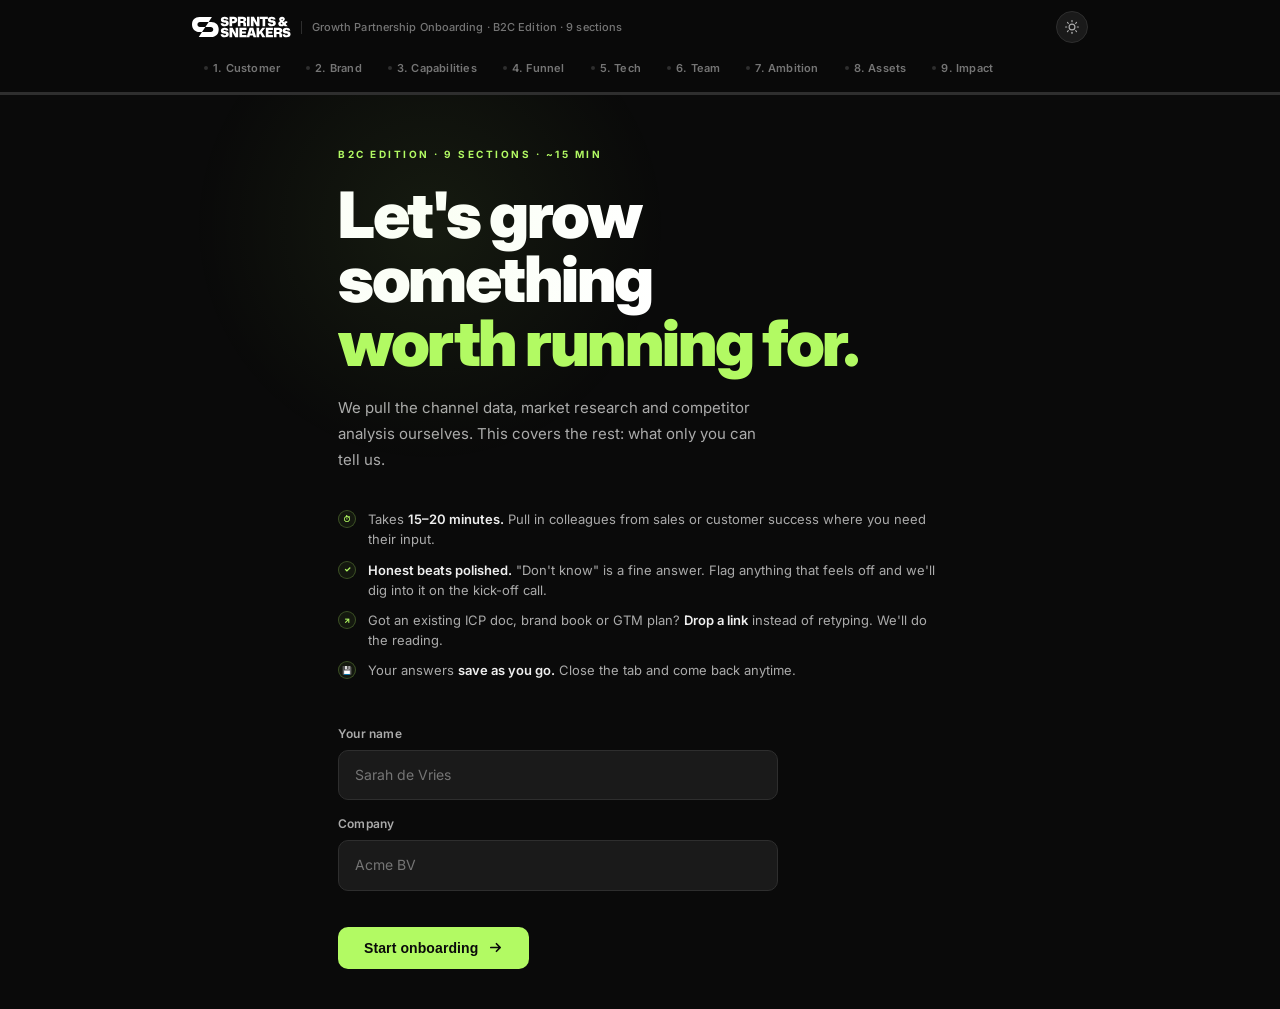
<file: public/index.html>
<!DOCTYPE html>
<html lang="en">
<head>
<meta charset="UTF-8">
<meta name="viewport" content="width=device-width, initial-scale=1.0">
<title>Growth Partnership Onboarding, Sprints &amp; Sneakers</title>
<link rel="icon" href="favicon.svg" type="image/svg+xml">
<meta name="description" content="Sprints &amp; Sneakers, Growth Partnership onboarding questionnaire for new partners.">
<meta name="robots" content="noindex">
<meta name="theme-color" content="#0A0A0A">
<meta property="og:type" content="website">
<meta property="og:title" content="Growth Partnership Onboarding, Sprints &amp; Sneakers">
<meta property="og:description" content="The onboarding questionnaire for new S&amp;S growth partners, everything only you can tell us.">
<link rel="preconnect" href="https://fonts.googleapis.com">
<link rel="preconnect" href="https://fonts.gstatic.com" crossorigin>
<link href="https://fonts.googleapis.com/css2?family=Inter:wght@300;400;500;600;700;800;900&display=swap" rel="stylesheet">
<style>
*,*::before,*::after{box-sizing:border-box;margin:0;padding:0}

:root{
  --black:       #0A0A0A;
  --black-soft:  #141414;
  --black-card:  #1A1A1A;
  --black-mid:   #222222;
  --black-border:#2E2E2E;
  --black-hover: #242424;
  --lime:        #B2FA63;
  --lime-dim:    #8DCC44;
  --lime-faint:  rgba(178,250,99,0.06);
  --lime-soft:   rgba(178,250,99,0.12);
  --lime-border: rgba(178,250,99,0.25);
  --lime-glow:   rgba(178,250,99,0.08);
  --white:       #FFFFFF;
  --text-high:   #EFEFEF;
  --text-mid:    #ABABAB;
  --text-low:    #757575;
  --radius:      10px;
  --radius-lg:   16px;
  --top-h:       106px;
  --bottom-h:    70px;
  --max:         660px;
}

html { scroll-behavior: smooth; }

body {
  font-family: 'Inter', -apple-system, BlinkMacSystemFont, sans-serif;
  background: var(--black);
  color: var(--text-high);
  font-size: 15px;
  line-height: 1.65;
  -webkit-font-smoothing: antialiased;
  min-height: 100vh;
}

/* ── TOP BAR ────────────────────────────── */
.top-bar {
  position: fixed; top: 0; left: 0; right: 0; z-index: 900;
  background: rgba(10,10,10,0.97);
  backdrop-filter: blur(16px);
  -webkit-backdrop-filter: blur(16px);
  border-bottom: 1px solid var(--black-border);
}
.top-row {
  display: flex; align-items: center; justify-content: space-between;
  padding: 0 32px; height: 54px;
  max-width: 960px; margin: 0 auto; gap: 20px;
}
.logo {
  display: flex; align-items: center; gap: 10px; flex-shrink: 0;
}
.logo-mark { display: flex; align-items: center; color: var(--white); flex-shrink: 0; }
.logo-mark svg { height: 22px; width: auto; display: block; }
.logo-sep {
  width: 1px; height: 13px;
  background: var(--black-border); flex-shrink: 0;
}
.logo-label {
  font-size: 11px; font-weight: 500; color: var(--text-low);
  white-space: nowrap; letter-spacing: 0.1px;
}
.save-dot {
  font-size: 11px; font-weight: 600; color: var(--lime);
  opacity: 0; transition: opacity 0.3s; flex-shrink: 0;
  display: flex; align-items: center; gap: 5px;
}
.save-dot::before {
  content: ''; width: 5px; height: 5px; border-radius: 50%;
  background: var(--lime); display: block;
}
.save-dot.show { opacity: 1; }

/* section pills */
.pills-row {
  overflow-x: auto; scrollbar-width: none;
  display: flex; align-items: center; gap: 2px;
  padding: 0 32px 10px;
  max-width: 960px; margin: 0 auto;
}
.pills-row::-webkit-scrollbar { display: none; }
.pill {
  display: flex; align-items: center; gap: 5px;
  padding: 4px 11px; border-radius: 20px;
  font-size: 11px; font-weight: 600; letter-spacing: 0.2px;
  color: var(--text-low); white-space: nowrap; flex-shrink: 0;
  border: 1px solid transparent;
  transition: color 0.2s, background 0.2s, border-color 0.2s;
}
.pill-dot {
  width: 4px; height: 4px; border-radius: 50%;
  background: var(--black-border); flex-shrink: 0;
  transition: background 0.2s;
}
.pill.done { color: var(--text-mid); }
.pill.done .pill-dot { background: var(--lime-dim); }
.pill.active {
  color: var(--lime);
  background: var(--lime-faint);
  border-color: var(--lime-border);
}
.pill.active .pill-dot { background: var(--lime); }

/* progress */
.progress-track { height: 2px; background: var(--black-border); }
.progress-fill {
  height: 100%; background: var(--lime);
  transition: width 0.45s cubic-bezier(0.4, 0, 0.2, 1);
  box-shadow: 0 0 8px rgba(178,250,99,0.4);
}

/* ── MAIN ────────────────────────────────── */
.main { padding-top: var(--top-h); min-height: 100vh; }

/* ── STEP ANIMATION ── */
.step { display: none; }
.step.active { display: block; animation: fadeUp 0.3s ease both; }
.bridge-step { display: none; }
.bridge-step.active { display: flex; animation: fadeUp 0.3s ease both; }

@keyframes fadeUp {
  from { opacity: 0; transform: translateY(12px); }
  to   { opacity: 1; transform: translateY(0); }
}

/* ── WELCOME ─────────────────────────────── */
.welcome-wrap {
  max-width: var(--max); margin: 0 auto;
  padding: 40px 28px;
  min-height: calc(100vh - var(--top-h));
  display: flex; flex-direction: column; justify-content: center;
  position: relative;
}
/* lime glow top-left */
.welcome-wrap::before {
  content: '';
  position: absolute; top: -120px; left: -120px;
  width: 480px; height: 480px; border-radius: 50%;
  background: radial-gradient(circle, rgba(178,250,99,0.07) 0%, transparent 70%);
  pointer-events: none;
}
.welcome-eyebrow {
  font-size: 10px; font-weight: 700; letter-spacing: 2.5px;
  text-transform: uppercase; color: var(--lime); margin-bottom: 20px;
}
.welcome-headline {
  font-size: clamp(40px, 6.5vw, 64px); font-weight: 900;
  letter-spacing: -2.5px; line-height: 1.0;
  color: var(--white); margin-bottom: 20px;
}
.welcome-headline em { font-style: normal; color: var(--lime); }
.welcome-body {
  font-size: 15px; color: var(--text-mid);
  max-width: 440px; line-height: 1.75; margin-bottom: 36px;
}
.welcome-list {
  display: flex; flex-direction: column; gap: 10px; margin-bottom: 44px;
}
.welcome-item {
  display: flex; align-items: flex-start; gap: 12px;
  font-size: 13px; color: var(--text-mid); line-height: 1.55;
}
.w-icon {
  width: 18px; height: 18px; border-radius: 50%; flex-shrink: 0;
  background: var(--lime-faint); border: 1px solid var(--lime-border);
  color: var(--lime); font-size: 8px; font-weight: 800;
  display: flex; align-items: center; justify-content: center; margin-top: 1px;
}
.welcome-item strong { color: var(--text-high); font-weight: 600; }
.welcome-fields {
  display: flex; flex-direction: column; gap: 14px;
  margin-bottom: 36px; max-width: 440px;
}
.wf-row { display: flex; flex-direction: column; gap: 6px; }
.wf-label {
  font-size: 12px; font-weight: 600; letter-spacing: 0.2px;
  color: var(--text-mid);
}
.btn-start {
  display: inline-flex; align-items: center; gap: 10px;
  align-self: flex-start;
  background: var(--lime); color: var(--black);
  font-size: 14px; font-weight: 700; letter-spacing: 0.1px;
  padding: 13px 26px; border-radius: var(--radius);
  border: none; cursor: pointer;
  transition: background 0.15s, transform 0.1s, box-shadow 0.15s;
  box-shadow: 0 0 0 0 rgba(178,250,99,0);
}
.btn-start:hover {
  background: var(--lime-dim); transform: translateY(-1px);
  box-shadow: 0 4px 20px rgba(178,250,99,0.2);
}

/* ── CONTENT SECTION ─────────────────────── */
.content-wrap {
  max-width: var(--max); margin: 0 auto;
  padding: 52px 28px calc(var(--bottom-h) + 48px);
}
.section-tag {
  display: inline-flex; align-items: center; gap: 8px;
  margin-bottom: 14px;
}
.section-num {
  font-size: 9.5px; font-weight: 800; letter-spacing: 1.5px;
  text-transform: uppercase; color: var(--black);
  background: var(--lime); padding: 2px 7px; border-radius: 4px;
}
.section-of {
  font-size: 9.5px; font-weight: 700; letter-spacing: 1.5px;
  text-transform: uppercase; color: var(--text-low);
}
.section-headline {
  font-size: 30px; font-weight: 800; letter-spacing: -0.8px;
  color: var(--white); margin-bottom: 6px; line-height: 1.1;
}
.section-sub {
  font-size: 13.5px; color: var(--text-low); margin-bottom: 44px;
  line-height: 1.55;
}

/* ── QUESTIONS ──────────────────────────── */
.q-block { margin-bottom: 38px; }
.q-label {
  font-size: 15.5px; font-weight: 600; color: var(--text-high);
  margin-bottom: 6px; line-height: 1.4;
}
.q-hint {
  font-size: 12.5px; color: var(--text-low);
  margin-bottom: 11px; line-height: 1.55;
}
.q-hint em { font-style: italic; color: var(--text-mid); }
hr.divider {
  border: none; border-top: 1px solid var(--black-border); margin: 34px 0;
}

/* inputs */
textarea, input[type=text], input[type=url] {
  width: 100%;
  background: var(--black-card);
  border: 1px solid var(--black-border);
  border-radius: var(--radius);
  color: var(--text-high);
  font-family: 'Inter', sans-serif;
  font-size: 14px; line-height: 1.6;
  padding: 13px 16px;
  resize: vertical; outline: none;
  transition: border-color 0.15s, box-shadow 0.15s, background 0.15s;
}
textarea:focus, input[type=text]:focus, input[type=url]:focus {
  border-color: rgba(178,250,99,0.4);
  box-shadow: 0 0 0 3px rgba(178,250,99,0.06);
  background: var(--black-mid);
}
textarea::placeholder, input::placeholder { color: var(--text-low); }
input[type=text], input[type=url] { text-overflow: ellipsis; }
textarea { min-height: 98px; }
textarea.tall { min-height: 136px; }

/* numbered inline rows */
.inline-fields { display: flex; flex-direction: column; gap: 8px; }
.inline-row { display: flex; align-items: flex-start; gap: 10px; }
.inline-num {
  font-size: 10.5px; font-weight: 700; color: var(--lime);
  width: 18px; flex-shrink: 0; padding-top: 15px; text-align: center;
}
.inline-row input[type=text] { flex: 1; margin: 0; }

/* option cards */
.options { display: flex; flex-direction: column; gap: 7px; }
.opt {
  display: flex; align-items: center; gap: 12px;
  background: var(--black-card); border: 1px solid var(--black-border);
  border-radius: var(--radius); padding: 12px 16px; cursor: pointer;
  transition: border-color 0.15s, background 0.15s; user-select: none;
}
.opt:hover { border-color: rgba(178,250,99,0.2); background: var(--black-mid); }
.opt.sel { border-color: var(--lime); background: var(--lime-faint); }
.opt.sel label { color: var(--text-high); }
.opt input { accent-color: var(--lime); cursor: pointer; flex-shrink: 0; }
.opt label {
  font-size: 13.5px; font-weight: 500; color: var(--text-mid);
  cursor: pointer; flex: 1; transition: color 0.15s;
}
.opt:hover label { color: var(--text-high); }

/* stack rows */
.stack-row { display: flex; align-items: center; gap: 10px; margin-bottom: 8px; }
.stack-label {
  font-size: 10.5px; font-weight: 700; letter-spacing: 0.8px;
  text-transform: uppercase; color: var(--text-low);
  width: 116px; flex-shrink: 0;
}
.stack-row input[type=text] { flex: 1; margin: 0; }

/* capabilities table */
.cap-wrap { overflow-x: auto; margin-top: 10px; }
.cap-table { width: 100%; border-collapse: collapse; font-size: 13px; }
.cap-table th {
  text-align: left; font-size: 9.5px; font-weight: 700;
  letter-spacing: 1.2px; text-transform: uppercase; color: var(--text-low);
  padding: 8px 14px; border-bottom: 1px solid var(--black-border);
}
.cap-table td {
  padding: 6px 14px; border-bottom: 1px solid var(--black-border);
  vertical-align: middle;
}
.cap-table tr:last-child td { border-bottom: none; }
.cap-table tr:hover td { background: var(--black-hover); }
.cap-table td:first-child { color: var(--text-mid); font-weight: 500; }
.cap-table select {
  background: var(--black-card); border: 1px solid var(--black-border);
  border-radius: 6px; color: var(--text-high);
  font-family: 'Inter', sans-serif; font-size: 12.5px;
  padding: 5px 10px; outline: none; cursor: pointer; width: 100%;
  transition: border-color 0.15s;
}
.cap-table select:focus { border-color: var(--lime-border); }
.cap-table input[type=text] { margin: 0; padding: 5px 10px; font-size: 12.5px; }

/* label row with tooltip */
.q-label-row { display: flex; align-items: center; gap: 8px; margin-bottom: 6px; }
.tip {
  width: 15px; height: 15px; border-radius: 50%;
  background: var(--black-border); color: var(--text-low);
  font-size: 9px; font-weight: 800;
  display: inline-flex; align-items: center; justify-content: center;
  cursor: help; position: relative; flex-shrink: 0;
}
.tip-body {
  display: none; position: absolute; top: calc(100% + 7px); left: 0;
  background: var(--black-card); border: 1px solid var(--black-border);
  border-radius: 8px; padding: 10px 14px; font-size: 12px;
  color: var(--text-mid); width: 260px; z-index: 100; line-height: 1.55;
  box-shadow: 0 8px 32px rgba(0,0,0,0.5);
}
.tip:hover .tip-body, .tip:focus .tip-body, .tip:focus-within .tip-body { display: block; }
.tip:focus-visible { outline: 2px solid var(--lime-border); outline-offset: 2px; }

/* ── BRIDGE SCREENS ──────────────────────── */
.bridge-step {
  min-height: calc(100vh - var(--top-h));
  align-items: stretch;
}
.bridge-wrap {
  max-width: var(--max); margin: 0 auto;
  padding: 0 28px;
  flex: 1;
  display: flex; flex-direction: column; justify-content: center;
  position: relative; overflow: hidden;
}
/* large background number */
.bridge-wrap::before {
  content: attr(data-num);
  position: absolute; right: -20px; top: 50%;
  transform: translateY(-50%);
  font-size: 220px; font-weight: 900; letter-spacing: -10px;
  color: rgba(178,250,99,0.04);
  pointer-events: none; user-select: none; line-height: 1;
}
.bridge-timer {
  display: flex; align-items: center; gap: 14px; margin-bottom: 40px;
}
.countdown-svg { flex-shrink: 0; }
.countdown-svg .ring-bg { stroke: var(--black-border); }
.countdown-svg .ring-fg {
  stroke: var(--lime); stroke-linecap: round;
  transition: stroke-dashoffset 0.1s linear;
  filter: drop-shadow(0 0 4px rgba(178,250,99,0.5));
}
.countdown-num {
  font-size: 13px; font-weight: 800; fill: var(--lime);
  dominant-baseline: central; text-anchor: middle;
}
.bridge-timer-label {
  font-size: 11.5px; color: var(--text-low); font-weight: 500;
}
.bridge-eyebrow {
  font-size: 9.5px; font-weight: 700; letter-spacing: 2px;
  text-transform: uppercase; color: var(--lime); margin-bottom: 16px;
}
.bridge-title {
  font-size: clamp(28px, 4.5vw, 42px); font-weight: 900;
  letter-spacing: -1px; color: var(--white);
  line-height: 1.08; margin-bottom: 18px;
}
.bridge-body {
  font-size: 15.5px; color: var(--text-mid);
  max-width: 460px; line-height: 1.72; margin-bottom: 40px;
}
.btn-bridge {
  display: inline-flex; align-items: center; gap: 10px;
  align-self: flex-start;
  background: transparent;
  border: 1px solid var(--black-border);
  color: var(--text-low); font-size: 13.5px; font-weight: 600;
  padding: 11px 22px; border-radius: var(--radius); cursor: pointer;
  transition: border-color 0.15s, color 0.15s, background 0.15s;
}
.btn-bridge:hover {
  border-color: var(--lime-border);
  color: var(--lime); background: var(--lime-faint);
}

/* ── THANK YOU ───────────────────────────── */
.ty-wrap {
  max-width: var(--max); margin: 0 auto;
  padding: 80px 28px;
  min-height: calc(100vh - var(--top-h));
  display: flex; flex-direction: column; justify-content: center;
}
.ty-check {
  width: 52px; height: 52px; border-radius: 50%;
  background: var(--lime-faint); border: 1px solid var(--lime-border);
  display: flex; align-items: center; justify-content: center;
  font-size: 20px; margin-bottom: 32px;
  box-shadow: 0 0 24px rgba(178,250,99,0.1);
}
.ty-headline {
  font-size: 48px; font-weight: 900; letter-spacing: -2px;
  color: var(--white); margin-bottom: 16px; line-height: 1;
}
.ty-body {
  font-size: 15.5px; color: var(--text-mid);
  line-height: 1.75; max-width: 460px; margin-bottom: 48px;
}
.ty-steps { display: flex; flex-direction: column; gap: 20px; }
.ty-row { display: flex; gap: 18px; align-items: flex-start; }
.ty-num {
  width: 28px; height: 28px; border-radius: 50%;
  background: var(--black-card); border: 1px solid var(--black-border);
  font-size: 11px; font-weight: 700; color: var(--lime);
  display: flex; align-items: center; justify-content: center;
  flex-shrink: 0; margin-top: 1px;
}
.ty-text { font-size: 14px; color: var(--text-mid); line-height: 1.65; }
.ty-text strong { color: var(--text-high); font-weight: 600; }
.ty-footer {
  margin-top: 56px; padding-top: 28px;
  border-top: 1px solid var(--black-border);
}
.ty-footer p { font-size: 12px; color: var(--text-low); line-height: 1.8; }

/* ── BOTTOM NAV ──────────────────────────── */
.bottom-nav {
  position: fixed; bottom: 0; left: 0; right: 0;
  height: var(--bottom-h);
  background: rgba(10,10,10,0.97);
  backdrop-filter: blur(14px);
  -webkit-backdrop-filter: blur(14px);
  border-top: 1px solid var(--black-border);
  display: flex; align-items: center; justify-content: space-between;
  padding: 0 28px; z-index: 800;
}
.bottom-nav.hidden { display: none; }
.btn-back {
  background: transparent; border: 1px solid var(--black-border);
  color: var(--text-low); font-size: 13px; font-weight: 600;
  padding: 9px 18px; border-radius: var(--radius); cursor: pointer;
  transition: color 0.15s, border-color 0.15s;
  font-family: 'Inter', sans-serif;
}
.btn-back:hover { color: var(--text-high); border-color: var(--text-low); }
.btn-back.invisible { visibility: hidden; pointer-events: none; }
.nav-label {
  font-size: 11px; font-weight: 600; color: var(--text-low);
  letter-spacing: 0.3px; text-align: center;
}
.btn-next {
  background: var(--lime); color: var(--black);
  font-size: 13px; font-weight: 700; letter-spacing: 0.1px;
  padding: 10px 22px; border-radius: var(--radius);
  border: none; cursor: pointer;
  transition: background 0.15s, box-shadow 0.15s;
  font-family: 'Inter', sans-serif;
}
.btn-next:hover {
  background: var(--lime-dim);
  box-shadow: 0 0 16px rgba(178,250,99,0.2);
}
.btn-next:disabled {
  opacity: 0.6; cursor: default; box-shadow: none;
}

/* ── CALLOUT BOX ─────────────────────────── */
.callout {
  margin-top: 40px; padding: 24px 26px;
  background: var(--lime-faint); border: 1px solid var(--lime-border);
  border-radius: var(--radius-lg);
}
.callout-label {
  font-size: 9.5px; font-weight: 700; letter-spacing: 2px;
  text-transform: uppercase; color: var(--lime); margin-bottom: 8px;
}
.callout-body { font-size: 13.5px; color: var(--text-mid); line-height: 1.65; }

/* ── FILE UPLOAD ─────────────────────────── */
.upload-examples {
  display: grid; grid-template-columns: repeat(2, 1fr);
  gap: 14px 24px; margin: 4px 0 18px;
}
.ue-head {
  display: block; font-size: 10px; font-weight: 700; letter-spacing: 1.2px;
  text-transform: uppercase; color: var(--lime); margin-bottom: 6px;
}
.ue-col ul { list-style: none; display: flex; flex-direction: column; gap: 3px; }
.ue-col li {
  font-size: 12.5px; color: var(--text-mid); line-height: 1.4;
  padding-left: 13px; position: relative;
}
.ue-col li::before {
  content: ''; position: absolute; left: 0; top: 8px;
  width: 4px; height: 4px; border-radius: 50%; background: var(--black-border);
}
.dropzone {
  border: 1.5px dashed var(--black-border); border-radius: var(--radius-lg);
  padding: 28px 20px; text-align: center; cursor: pointer;
  transition: border-color .15s, background .15s;
}
.dropzone:hover, .dropzone:focus-visible {
  border-color: var(--lime-border); background: var(--lime-faint); outline: none;
}
.dropzone.dragover { border-color: var(--lime); background: var(--lime-soft); }
.dropzone svg { color: var(--text-low); margin-bottom: 8px; transition: color .15s; }
.dropzone:hover svg, .dropzone.dragover svg { color: var(--lime); }
.dz-title { font-size: 13.5px; color: var(--text-mid); }
.dz-link { color: var(--lime); font-weight: 600; }
.dz-sub { font-size: 11.5px; color: var(--text-low); margin-top: 4px; }
.file-list { display: flex; flex-direction: column; gap: 6px; margin-top: 12px; }
.file-chip {
  display: flex; align-items: center; gap: 10px;
  background: var(--black-card); border: 1px solid var(--black-border);
  border-radius: var(--radius); padding: 9px 12px;
}
.fc-name { flex: 1; font-size: 13px; color: var(--text-high); overflow: hidden; text-overflow: ellipsis; white-space: nowrap; }
.fc-size { font-size: 11.5px; color: var(--text-low); flex-shrink: 0; }
.fc-remove { background: none; border: none; color: var(--text-low); cursor: pointer; font-size: 15px; line-height: 1; padding: 0 2px; flex-shrink: 0; transition: color .15s; }
.fc-remove:hover { color: #ff6b6b; }

/* ── THEME TOGGLE BUTTON ─────────────────── */
.theme-toggle {
  width: 32px; height: 32px; border-radius: 50%;
  background: var(--black-card); border: 1px solid var(--black-border);
  color: var(--text-mid); display: flex; align-items: center; justify-content: center;
  cursor: pointer; flex-shrink: 0;
  transition: border-color 0.2s, color 0.2s, background 0.2s;
}
.theme-toggle:hover { border-color: var(--lime-border); color: var(--lime); }
.theme-toggle svg { display: block; }

/* ── LIGHT MODE OVERRIDES ────────────────── */
/* Light theme uses its own darker text colours (dark theme stays bright) */
html[data-theme="light"] {
  --text-high: #1A1A1A;
  --text-mid:  #555555;
  --text-low:  #6E6E6E;
}
html[data-theme="light"] .bridge-title { color: #1A1A1A; }
html[data-theme="light"] .bridge-body { color: #555555; }

html[data-theme="light"] body {
  background: #F5F5F2; color: #111111;
}
/* top bar */
html[data-theme="light"] .top-bar {
  background: rgba(245,245,242,0.97); border-color: #E2E2DE;
}
html[data-theme="light"] .logo-mark { color: #111111; }
html[data-theme="light"] .logo-sep { background: #D0D0CC; }
html[data-theme="light"] .logo-label { color: #AAAAAA; }
html[data-theme="light"] .save-dot { color: #3A8A00; }
html[data-theme="light"] .save-dot::before { background: #8DCC44; }
html[data-theme="light"] .theme-toggle {
  background: #FFFFFF; border-color: #E2E2DE; color: #777777;
}
html[data-theme="light"] .theme-toggle:hover {
  border-color: rgba(80,180,0,0.35); color: #3A8A00;
}
/* pills */
html[data-theme="light"] .pill { color: #AAAAAA; }
html[data-theme="light"] .pill-dot { background: #E2E2DE; }
html[data-theme="light"] .pill.done { color: #777777; }
html[data-theme="light"] .pill.done .pill-dot { background: #8DCC44; }
html[data-theme="light"] .pill.active {
  color: #3A8A00; background: rgba(80,180,0,0.08); border-color: rgba(80,180,0,0.25);
}
html[data-theme="light"] .pill.active .pill-dot { background: #8DCC44; }
/* progress */
html[data-theme="light"] .progress-track { background: #E2E2DE; }
/* welcome */
html[data-theme="light"] .welcome-wrap::before { opacity: 0; }
html[data-theme="light"] .welcome-eyebrow { color: #3A8A00; }
html[data-theme="light"] .welcome-headline { color: #111111; }
html[data-theme="light"] .welcome-headline em {
  color: #111111; background: var(--lime);
  padding: 0 6px 3px; border-radius: 6px; display: inline-block;
}
html[data-theme="light"] .welcome-body { color: #555555; }
html[data-theme="light"] .welcome-item { color: #555555; }
html[data-theme="light"] .welcome-item strong { color: #111111; }
html[data-theme="light"] .w-icon { background: var(--lime); color: #111111; border-color: #8DCC44; }
html[data-theme="light"] .btn-start { background: #111111; color: #FFFFFF; box-shadow: none; }
html[data-theme="light"] .btn-start:hover { background: #333333; box-shadow: 0 4px 20px rgba(0,0,0,0.15); }
/* content sections */
html[data-theme="light"] .section-of { color: #AAAAAA; }
html[data-theme="light"] .section-headline { color: #111111; }
html[data-theme="light"] .section-sub { color: #6B6B6B; }
/* questions */
html[data-theme="light"] .q-label { color: #111111; }
html[data-theme="light"] .q-hint { color: #6B6B6B; }
html[data-theme="light"] .q-hint em { color: #777777; }
html[data-theme="light"] .inline-num { color: #3A8A00; }
html[data-theme="light"] hr.divider { border-color: #E2E2DE; }
/* inputs */
html[data-theme="light"] textarea,
html[data-theme="light"] input[type=text],
html[data-theme="light"] input[type=url] {
  background: #FFFFFF; border-color: #E2E2DE; color: #111111;
  box-shadow: 0 1px 3px rgba(0,0,0,0.05);
}
html[data-theme="light"] textarea:focus,
html[data-theme="light"] input[type=text]:focus,
html[data-theme="light"] input[type=url]:focus {
  border-color: #8DCC44; box-shadow: 0 0 0 3px rgba(80,180,0,0.08);
  background: #FFFFFF;
}
html[data-theme="light"] textarea::placeholder,
html[data-theme="light"] input::placeholder { color: #C8C8C4; }
/* options */
html[data-theme="light"] .options .opt {
  background: #FFFFFF; border-color: #E2E2DE;
  box-shadow: 0 1px 3px rgba(0,0,0,0.05);
}
html[data-theme="light"] .options .opt:hover {
  border-color: rgba(80,180,0,0.3); background: rgba(80,180,0,0.05); box-shadow: none;
}
html[data-theme="light"] .options .opt.sel {
  border-color: #8DCC44; background: rgba(80,180,0,0.07);
}
html[data-theme="light"] .options .opt label { color: #777777; }
html[data-theme="light"] .options .opt:hover label,
html[data-theme="light"] .options .opt.sel label { color: #111111; }
/* stack labels */
html[data-theme="light"] .stack-label { color: #6B6B6B; }
/* cap table */
html[data-theme="light"] .cap-table th { color: #AAAAAA; border-color: #E2E2DE; }
html[data-theme="light"] .cap-table td { border-color: #E8E8E4; }
html[data-theme="light"] .cap-table tr:hover td { background: #F5F5F2; }
html[data-theme="light"] .cap-table td:first-child { color: #555555; }
html[data-theme="light"] .cap-table select {
  background: #FFFFFF; border-color: #E2E2DE; color: #111111;
}
html[data-theme="light"] .cap-table select:focus { border-color: #8DCC44; }
html[data-theme="light"] .cap-table input[type=text] { box-shadow: none; }
/* tooltip */
html[data-theme="light"] .tip { background: #E2E2DE; color: #777777; }
html[data-theme="light"] .tip-body { background: #111111; color: #CCCCCC; }
/* callout */
html[data-theme="light"] .callout {
  background: rgba(80,180,0,0.07); border-color: rgba(80,180,0,0.22);
}
html[data-theme="light"] .callout-label { color: #3A8A00; }
html[data-theme="light"] .callout-body { color: #555555; }
/* file upload */
html[data-theme="light"] .ue-head { color: #3A8A00; }
html[data-theme="light"] .ue-col li { color: #555555; }
html[data-theme="light"] .ue-col li::before { background: #C8C8C4; }
html[data-theme="light"] .dropzone { border-color: #D8D8D4; background: #FFFFFF; }
html[data-theme="light"] .dropzone:hover, html[data-theme="light"] .dropzone:focus-visible { border-color: rgba(80,180,0,0.4); background: rgba(80,180,0,0.05); }
html[data-theme="light"] .dz-title { color: #555555; }
html[data-theme="light"] .dz-sub { color: #AAAAAA; }
html[data-theme="light"] .dz-link { color: #3A8A00; }
html[data-theme="light"] .file-chip { background: #FFFFFF; border-color: #E2E2DE; box-shadow: 0 1px 3px rgba(0,0,0,0.05); }
html[data-theme="light"] .fc-name { color: #111111; }
/* thank you */
html[data-theme="light"] .ty-check {
  background: var(--lime); border: none; box-shadow: 0 4px 20px rgba(80,180,0,0.2);
}
html[data-theme="light"] .ty-headline { color: #111111; }
html[data-theme="light"] .ty-body { color: #555555; }
html[data-theme="light"] .ty-num { background: var(--lime); color: #111111; border: none; }
html[data-theme="light"] .ty-text { color: #555555; }
html[data-theme="light"] .ty-text strong { color: #111111; }
html[data-theme="light"] .ty-footer { border-color: #E2E2DE; }
html[data-theme="light"] .ty-footer p { color: #AAAAAA; }
/* bottom nav */
html[data-theme="light"] .bottom-nav {
  background: rgba(245,245,242,0.97); border-color: #E2E2DE;
}
html[data-theme="light"] .btn-back { color: #AAAAAA; border-color: #E2E2DE; }
html[data-theme="light"] .btn-back:hover { color: #111111; border-color: #C0C0BC; }
html[data-theme="light"] .nav-label { color: #AAAAAA; }
html[data-theme="light"] .btn-next { background: #111111; color: #FFFFFF; }
html[data-theme="light"] .btn-next:hover { background: #333333; box-shadow: 0 4px 16px rgba(0,0,0,0.15); }

/* ── RESPONSIVE ──────────────────────────── */
@media (max-width: 620px) {
  .top-row, .pills-row { padding-left: 18px; padding-right: 18px; }
  .content-wrap, .welcome-wrap, .bridge-wrap, .ty-wrap { padding-left: 18px; padding-right: 18px; }
  .bottom-nav { padding: 0 18px; }
  .logo-label { display: none; }
  .logo-sep { display: none; }
  .cap-table { font-size: 12px; }
  .upload-examples { grid-template-columns: 1fr; }
  /* tooltip blijft binnen beeld op mobiel (opent linksom vanaf het icoon) */
  .tip-body { left: auto; right: 0; width: min(260px, calc(100vw - 40px)); }
  /* lange voorbeelden in 1-regelige velden netjes laten passen i.p.v. hard afgekapt */
  input[type=text]::placeholder, input[type=url]::placeholder { font-size: 12.5px; }
}
</style>
<!-- prevent flash of wrong theme -->
<script>
  (function(){
    const t = localStorage.getItem('ss_theme');
    if (t) document.documentElement.setAttribute('data-theme', t);
  })();
</script>
</head>
<body>

<!-- ── TOP BAR ── -->
<header class="top-bar">
  <div class="top-row">
    <div class="logo">
      <span class="logo-mark" role="img" aria-label="Sprints &amp; Sneakers">
        <svg viewBox="0 0 1645 367" fill="currentColor" aria-hidden="true"><path d="M0 140.383C0 121.499 2.88061 104.536 8.64183 89.4923C14.7231 74.1291 23.2049 61.0063 34.0872 50.124C45.2896 38.9216 58.5724 30.4398 73.9357 24.6786C89.2989 18.5973 106.262 15.5566 124.826 15.5566H332.23L278.459 99.5744H132.508C120.025 99.5744 109.943 103.415 102.262 111.097C94.58 118.779 90.7392 129.021 90.7392 141.823C90.7392 154.306 94.58 164.388 102.262 172.07C109.943 179.751 120.025 183.592 132.508 183.592H222.767L166.595 267.61H124.826C106.262 267.61 89.2989 264.729 73.9357 258.968C58.5724 252.887 45.2896 244.405 34.0872 233.523C23.2049 222.32 14.7231 209.038 8.64183 193.674C2.88061 178.311 0 161.348 0 142.784V140.383Z"/><path d="M445.543 226.799C445.543 245.363 442.502 262.327 436.421 277.69C430.66 293.053 422.178 306.336 410.976 317.538C400.093 328.421 386.97 336.903 371.607 342.984C356.564 348.745 339.6 351.626 320.716 351.626H113.312L167.084 267.608H312.555C325.037 267.608 335.119 263.767 342.801 256.085C350.483 248.404 354.324 238.162 354.324 225.359C354.324 212.876 350.483 202.794 342.801 195.113C335.119 187.431 325.037 183.59 312.555 183.59H222.776L278.948 99.5723H320.716C339.6 99.5723 356.564 102.613 371.607 108.694C386.97 114.455 400.093 122.937 410.976 134.14C422.178 145.022 430.66 158.145 436.421 173.508C442.502 188.551 445.543 205.515 445.543 224.399V226.799Z"/><path d="M545.374 172.743C501.913 172.743 477.816 152.089 477.816 120.892H522.137C522.137 132.08 529.237 139.61 547.31 139.61C559.789 139.61 567.75 135.307 567.75 127.131C567.75 115.513 561.94 114.007 535.907 110.134C499.547 104.755 481.044 90.1252 481.044 62.5858C481.044 30.7434 505.786 11.8101 545.804 11.8101C583.456 11.8101 608.628 30.7434 608.628 59.1434H564.737C564.092 47.5252 554.195 44.298 544.728 44.298C533.54 44.298 526.225 49.0313 526.225 56.7767C526.225 68.1798 535.692 68.8252 559.789 72.4828C584.747 76.1404 613.146 83.0252 613.146 122.613C613.146 152.089 590.771 172.743 545.374 172.743ZM625.753 170.592V13.7465H696.968C731.607 13.7465 754.414 33.1101 754.414 66.8888C754.414 98.7312 733.759 120.677 696.968 120.677H669.429V170.592H625.753ZM689.223 50.3222H669.429V87.3282H689.223C698.474 87.3282 710.092 85.3919 710.092 68.6101C710.092 52.4737 698.474 50.3222 689.223 50.3222ZM764.853 170.592V13.7465H846.611C885.768 13.7465 904.271 30.3131 904.271 60.4343C904.271 78.9373 893.514 93.7828 877.378 97.4403V98.9464C892.223 102.174 900.184 111.425 900.184 128.852V151.658C900.184 157.683 900.184 164.352 902.981 170.592H859.09C857.368 167.149 856.508 160.049 856.508 151.874V136.383C856.508 125.41 852.205 118.74 836.499 118.74H808.529V170.592H764.853ZM808.529 84.5313H840.156C854.141 84.5313 859.52 76.7858 859.52 66.4585C859.52 53.7646 851.559 49.4616 840.156 49.4616H808.529V84.5313ZM916.981 170.592V13.7465H960.656V170.592H916.981ZM981.702 170.592V13.7465H1033.12L1084.11 109.919H1085.84L1084.33 62.1555V13.7465H1126.28V170.592H1077.88L1026.88 77.8616H1025.16L1026.24 119.816V170.592H981.702ZM1177.4 170.592V51.1828H1134.15V13.7465H1265.61V51.1828H1221.07V170.592H1177.4ZM1330.6 172.743C1287.14 172.743 1263.04 152.089 1263.04 120.892H1307.36C1307.36 132.08 1314.46 139.61 1332.54 139.61C1345.02 139.61 1352.98 135.307 1352.98 127.131C1352.98 115.513 1347.17 114.007 1321.13 110.134C1284.77 104.755 1266.27 90.1252 1266.27 62.5858C1266.27 30.7434 1291.01 11.8101 1331.03 11.8101C1368.68 11.8101 1393.86 30.7434 1393.86 59.1434H1349.96C1349.32 47.5252 1339.42 44.298 1329.96 44.298C1318.77 44.298 1311.45 49.0313 1311.45 56.7767C1311.45 68.1798 1320.92 68.8252 1345.02 72.4828C1369.97 76.1404 1398.37 83.0252 1398.37 122.613C1398.37 152.089 1376 172.743 1330.6 172.743ZM1489.32 172.743C1459.85 172.743 1439.19 156.607 1439.19 129.498C1439.19 111.855 1451.46 95.504 1469.96 87.9737C1459.42 77.8616 1453.39 65.5979 1453.39 52.904C1453.39 28.1616 1474.26 11.595 1503.09 11.595C1530.2 11.595 1548.7 28.3768 1548.7 51.6131C1548.7 68.8252 1537.95 82.5949 1521.59 89.4797V90.7706L1539.45 109.919C1543.11 103.465 1545.48 94.6434 1545.91 85.607H1588.72V116.159H1572.8C1570.65 123.258 1566.78 130.143 1562.69 135.092L1595.61 170.592H1546.12L1534.29 157.683C1523.96 167.58 1506.53 172.743 1489.32 172.743ZM1501.37 70.3313H1502.88C1509.55 66.8888 1513.42 61.0798 1513.42 55.0555C1513.42 48.8161 1509.33 44.5131 1503.31 44.5131C1497.07 44.5131 1492.55 49.2464 1492.55 55.0555C1492.55 60.4343 1496.64 66.4585 1501.37 70.3313ZM1480.29 124.334C1480.29 133.371 1486.96 139.18 1496.42 139.18C1502.45 139.18 1508.26 137.458 1511.91 133.371L1490.18 109.489C1484.59 112.071 1480.29 117.019 1480.29 124.334ZM545.374 355.743C501.913 355.743 477.816 335.089 477.816 303.892H522.137C522.137 315.08 529.237 322.61 547.31 322.61C559.789 322.61 567.75 318.307 567.75 310.131C567.75 298.513 561.94 297.007 535.907 293.134C499.547 287.755 481.044 273.125 481.044 245.586C481.044 213.743 505.786 194.81 545.804 194.81C583.456 194.81 608.628 213.743 608.628 242.143H564.737C564.092 230.525 554.195 227.298 544.728 227.298C533.54 227.298 526.225 232.031 526.225 239.777C526.225 251.18 535.692 251.825 559.789 255.483C584.747 259.14 613.146 266.025 613.146 305.613C613.146 335.089 590.771 355.743 545.374 355.743ZM625.753 353.592V196.746H677.174L728.165 292.919H729.886L728.38 245.156V196.746H770.335V353.592H721.926L670.935 260.862H669.214L670.289 302.816V353.592H625.753ZM791.327 353.592V196.746H909.66V233.752H835.003V256.989H898.903V291.628H835.003V316.586H910.306V353.592H791.327ZM910.95 353.592L959.789 196.746H1021.97L1070.81 353.592H1025.41L1017.23 325.622H964.522L956.346 353.592H910.95ZM974.204 292.489H1007.55L998.301 260.862L991.631 235.904H990.125L983.456 260.862L974.204 292.489ZM1076.67 353.592V196.746H1120.35V263.013L1171.55 196.746H1223.19L1167.68 261.722L1223.62 353.592H1172.2L1137.77 293.349L1120.35 313.574V353.592H1076.67ZM1231.32 353.592V196.746H1349.65V233.752H1275V256.989H1338.9V291.628H1275V316.586H1350.3V353.592H1231.32ZM1366.22 353.592V196.746H1447.98C1487.13 196.746 1505.64 213.313 1505.64 243.434C1505.64 261.937 1494.88 276.783 1478.74 280.44V281.946C1493.59 285.174 1501.55 294.425 1501.55 311.852V334.658C1501.55 340.683 1501.55 347.352 1504.35 353.592H1460.45C1458.73 350.149 1457.87 343.049 1457.87 334.874V319.383C1457.87 308.41 1453.57 301.74 1437.86 301.74H1409.89V353.592H1366.22ZM1409.89 267.531H1441.52C1455.51 267.531 1460.88 259.786 1460.88 249.459C1460.88 236.765 1452.92 232.462 1441.52 232.462H1409.89V267.531ZM1576.44 355.743C1532.98 355.743 1508.88 335.089 1508.88 303.892H1553.2C1553.2 315.08 1560.3 322.61 1578.37 322.61C1590.85 322.61 1598.81 318.307 1598.81 310.131C1598.81 298.513 1593 297.007 1566.97 293.134C1530.61 287.755 1512.11 273.125 1512.11 245.586C1512.11 213.743 1536.85 194.81 1576.87 194.81C1614.52 194.81 1639.69 213.743 1639.69 242.143H1595.8C1595.15 230.525 1585.26 227.298 1575.79 227.298C1564.6 227.298 1557.29 232.031 1557.29 239.777C1557.29 251.18 1566.75 251.825 1590.85 255.483C1615.81 259.14 1644.21 266.025 1644.21 305.613C1644.21 335.089 1621.83 355.743 1576.44 355.743Z"/></svg>
      </span>
      <div class="logo-sep"></div>
      <span class="logo-label">Growth Partnership Onboarding &middot; B2C Edition &middot; 9 sections</span>
    </div>
    <div style="display:flex;align-items:center;gap:10px;flex-shrink:0">
      <div class="save-dot" id="saveDot">Saved</div>
      <button class="theme-toggle" id="themeToggle" onclick="toggleTheme()" title="Switch to light mode" aria-label="Toggle theme"></button>
    </div>
  </div>
  <div class="pills-row" id="pillsRow"></div>
  <div class="progress-track">
    <div class="progress-fill" id="progressFill" style="width:0%"></div>
  </div>
</header>

<main class="main">

<!-- ══ WELCOME ══════════════════════════════════════ -->
<div class="step active" id="step-0">
  <div class="welcome-wrap">
    <p class="welcome-eyebrow">B2C Edition &middot; 9 sections &middot; ~15 min</p>
    <h1 class="welcome-headline">Let's grow<br>something<br><em>worth running for.</em></h1>
    <p class="welcome-body">We pull the channel data, market research and competitor analysis ourselves. This covers the rest: what only you can tell us.</p>
    <div class="welcome-list">
      <div class="welcome-item">
        <div class="w-icon">⏱</div>
        <span>Takes <strong>15–20 minutes.</strong> Pull in colleagues from sales or customer success where you need their input.</span>
      </div>
      <div class="welcome-item">
        <div class="w-icon">✓</div>
        <span><strong>Honest beats polished.</strong> "Don't know" is a fine answer. Flag anything that feels off and we'll dig into it on the kick-off call.</span>
      </div>
      <div class="welcome-item">
        <div class="w-icon">↗</div>
        <span>Got an existing ICP doc, brand book or GTM plan? <strong>Drop a link</strong> instead of retyping. We'll do the reading.</span>
      </div>
      <div class="welcome-item">
        <div class="w-icon">💾</div>
        <span>Your answers <strong>save as you go.</strong> Close the tab and come back anytime.</span>
      </div>
    </div>
    <div class="welcome-fields">
      <div class="wf-row">
        <label class="wf-label" for="meta_name">Your name</label>
        <input type="text" id="meta_name" placeholder="Sarah de Vries" autocomplete="name">
      </div>
      <div class="wf-row">
        <label class="wf-label" for="meta_company">Company</label>
        <input type="text" id="meta_company" placeholder="Acme BV" autocomplete="organization">
      </div>
    </div>
    <button class="btn-start" onclick="goToStep(1)">
      Start onboarding
      <svg width="15" height="15" fill="none" viewBox="0 0 16 16"><path d="M3 8h10M9 4l4 4-4 4" stroke="currentColor" stroke-width="1.8" stroke-linecap="round" stroke-linejoin="round"/></svg>
    </button>
  </div>
</div>

<!-- ══ SECTION 1: YOUR CUSTOMER ════════════════════ -->
<div class="step" id="step-1" data-section="1">
  <div class="content-wrap">
    <div class="section-tag">
      <span class="section-num">01</span>
      <span class="section-of">of 9</span>
    </div>
    <h2 class="section-headline">Your Customer</h2>
    <p class="section-sub">Who buys, who sticks, and who isn't worth chasing.</p>

    <div class="q-block">
      <p class="q-label">Who is your primary customer?</p>
      <p class="q-hint">Demographics, lifestyle, motivations, and the real reason they buy, even if they'd never say it out loud.</p>
      <textarea class="tall" id="q1_1" placeholder="Women 28–42, urban professionals who value sustainable choices but won't sacrifice convenience. They'd never admit the real reason they buy is the social signal, not the values it represents."></textarea>
    </div>

    <div class="q-block">
      <p class="q-label">And your secondary customer?</p>
      <p class="q-hint">The next group worth targeting, even if smaller. Leave blank if it's genuinely just one audience.</p>
      <textarea id="q1_1b" placeholder="Gift-buyers shopping for the primary audience, often 45+ and less price-sensitive, who need more reassurance before they buy."></textarea>
    </div>

    <div class="q-block">
      <p class="q-label">Who is explicitly <em>not</em> your customer?</p>
      <p class="q-hint">High returns, low LTV, wrong fit, name the profiles that consistently underperform. Knowing who to avoid sharpens targeting immediately.</p>
      <textarea id="q1_2" placeholder="Price-driven buyers looking for the cheapest option, or customers who need constant hand-holding, our product is self-serve by design."></textarea>
    </div>

    <hr class="divider">

    <div class="q-block">
      <p class="q-label">Top 3 reasons customers say they chose you.</p>
      <p class="q-hint">Use their words, from reviews, surveys or support tickets. Not what you believe; what they've actually said.</p>
      <div class="inline-fields">
        <div class="inline-row"><span class="inline-num">1</span><input type="text" id="q1_3a" placeholder="Fastest delivery in the category"></div>
        <div class="inline-row"><span class="inline-num">2</span><input type="text" id="q1_3b"></div>
        <div class="inline-row"><span class="inline-num">3</span><input type="text" id="q1_3c"></div>
      </div>
    </div>

    <div class="q-block">
      <p class="q-label">Top 3 reasons customers don't buy, return the product, or complain.</p>
      <p class="q-hint">Same sources. "Price" isn't specific enough, tell us the real reason behind the objection.</p>
      <div class="inline-fields">
        <div class="inline-row"><span class="inline-num">1</span><input type="text" id="q1_4a" placeholder="Confused by sizing, exchanged twice, then returned"></div>
        <div class="inline-row"><span class="inline-num">2</span><input type="text" id="q1_4b"></div>
        <div class="inline-row"><span class="inline-num">3</span><input type="text" id="q1_4c"></div>
      </div>
    </div>

    <hr class="divider">

    <div class="q-block">
      <p class="q-label">What do you know about your customers that the data won't show us?</p>
      <p class="q-hint">How they really find you, or how they feel about you, the things that never make it into the numbers.</p>
      <textarea id="q1_5" placeholder="Most new customers heard about us from a friend in person, that never shows up in analytics. And people trust us because the founder still answers DMs herself."></textarea>
    </div>
  </div>
</div>

<!-- BRIDGE 1 -->
<div class="bridge-step" id="bridge-1">
  <div class="bridge-wrap" data-num="01">
    <div class="bridge-timer">
      <svg class="countdown-svg" width="50" height="50" viewBox="0 0 50 50">
        <circle class="ring-bg" cx="25" cy="25" r="19" fill="none" stroke-width="2.5"/>
        <circle class="ring-fg" id="ring-1" cx="25" cy="25" r="19" fill="none" stroke-width="2.5"
          stroke-dasharray="119.38" stroke-dashoffset="0" transform="rotate(-90 25 25)"/>
        <text class="countdown-num" id="num-1" x="25" y="25">10</text>
      </svg>
      <span class="bridge-timer-label">Moving on automatically…</span>
    </div>
    <p class="bridge-eyebrow">Customer, done</p>
    <h2 class="bridge-title">We start with<br>your customer.</h2>
    <p class="bridge-body">Your answers become our creative brief. We build the ads and emails around the customer you described, not a guess. Knowing who you're not chasing saves us just as much.</p>
    <button class="btn-bridge" onclick="advanceBridge(1)">Continue to Brand &amp; Positioning →</button>
  </div>
</div>

<!-- ══ SECTION 2: BRAND & POSITIONING ══════════════ -->
<div class="step" id="step-2" data-section="2">
  <div class="content-wrap">
    <div class="section-tag">
      <span class="section-num">02</span>
      <span class="section-of">of 9</span>
    </div>
    <h2 class="section-headline">Brand &amp; Positioning</h2>
    <p class="section-sub">How your customers see you, and how you want to be felt.</p>

    <div class="q-block">
      <p class="q-label">The three brands customers most often consider alongside you.</p>
      <div class="inline-fields">
        <div class="inline-row"><span class="inline-num">1</span><input type="text" id="q2_1a" placeholder="The market leader in your category"></div>
        <div class="inline-row"><span class="inline-num">2</span><input type="text" id="q2_1b" placeholder="A direct competitor"></div>
        <div class="inline-row"><span class="inline-num">3</span><input type="text" id="q2_1c" placeholder="A cheaper or newer challenger"></div>
      </div>
    </div>

    <div class="q-block">
      <p class="q-label">Why do customers ultimately choose <em>you</em> over those brands?</p>
      <p class="q-hint">One sentence. The real reason, not the marketing version.</p>
      <input type="text" id="q2_2" placeholder="We're the only brand in this category that actually talks to you like an adult.">
    </div>

    <hr class="divider">

    <div class="q-block">
      <p class="q-label">Your current one-line brand promise.</p>
      <p class="q-hint">No brand promise yet? Write what you'd want it to be.</p>
      <input type="text" id="q2_3" placeholder="Skincare that works while you sleep.">
    </div>

    <div class="q-block">
      <p class="q-label">If you could own one feeling or position in your market, what would it be?</p>
      <p class="q-hint">Think in brand perceptions, not product features.</p>
      <textarea id="q2_4" placeholder="The brand that made sustainable packaging feel desirable, not preachy."></textarea>
    </div>

    <div class="q-block">
      <p class="q-label">Which category cliché would you happily call out in your marketing?</p>
      <p class="q-hint">The tired buzzwords and hollow claims every competitor repeats, the ones you find embarrassing.</p>
      <textarea id="q2_5" placeholder="'Clean beauty' as a lazy claim with no standards behind it, we'd call that out directly."></textarea>
    </div>

    <hr class="divider">

    <div class="q-block">
      <p class="q-label">How well-known is your brand right now, and how do you measure that?</p>
      <p class="q-hint">Your honest read on awareness, plus how you track it: surveys, branded search, social mentions… or not at all yet.</p>
      <textarea id="q2_6" placeholder="Strong in Amsterdam, barely known outside the Randstad. We mostly watch branded search volume and the odd customer survey, no formal brand tracking."></textarea>
    </div>

    <div class="q-block">
      <p class="q-label">What's shifting in your market right now?</p>
      <p class="q-hint">Trends, changes in demand or behaviour, new entrants, anything moving that we should factor into the strategy.</p>
      <textarea id="q2_7" placeholder="Customers increasingly expect next-day delivery, and two well-funded competitors entered last year, pricing pressure is building."></textarea>
    </div>
  </div>
</div>

<!-- BRIDGE 2 -->
<div class="bridge-step" id="bridge-2">
  <div class="bridge-wrap" data-num="02">
    <div class="bridge-timer">
      <svg class="countdown-svg" width="50" height="50" viewBox="0 0 50 50">
        <circle class="ring-bg" cx="25" cy="25" r="19" fill="none" stroke-width="2.5"/>
        <circle class="ring-fg" id="ring-2" cx="25" cy="25" r="19" fill="none" stroke-width="2.5"
          stroke-dasharray="119.38" stroke-dashoffset="0" transform="rotate(-90 25 25)"/>
        <text class="countdown-num" id="num-2" x="25" y="25">10</text>
      </svg>
      <span class="bridge-timer-label">Moving on automatically…</span>
    </div>
    <p class="bridge-eyebrow">Brand &amp; Positioning, done</p>
    <h2 class="bridge-title">Most brands in your<br>category sound the same.</h2>
    <p class="bridge-body">Yours won't. Your answers give us what we need to give you a distinct voice and hold it across every channel.</p>
    <button class="btn-bridge" onclick="advanceBridge(2)">Continue to Capabilities →</button>
  </div>
</div>

<!-- ══ SECTION 3: CAPABILITIES ══════════════════════ -->
<div class="step" id="step-3" data-section="3">
  <div class="content-wrap">
    <div class="section-tag">
      <span class="section-num">03</span>
      <span class="section-of">of 9</span>
    </div>
    <h2 class="section-headline">Capabilities</h2>
    <p class="section-sub">Who owns what today, so we build around you, not over you.</p>

    <div class="q-block">
      <p class="q-label">Who owns each growth function today, and how is it performing?</p>
      <p class="q-hint">Pick the current setup, score how it's performing right now (1 = poor, 10 = excellent), and add a name or agency in the notes where relevant.</p>
      <div class="cap-wrap">
        <table class="cap-table">
          <thead>
            <tr>
              <th style="width:168px">Function</th>
              <th style="width:130px">Owned by</th>
              <th style="width:78px">Score</th>
              <th>Notes</th>
            </tr>
          </thead>
          <tbody>
            <tr><td>Paid Social</td><td><select id="cap_paidsocial"><option value="">—</option><option>In-house</option><option>Freelance</option><option>Agency</option><option>Not active</option></select></td><td><select id="cap_paidsocial_score"><option value="">—</option><option>1</option><option>2</option><option>3</option><option>4</option><option>5</option><option>6</option><option>7</option><option>8</option><option>9</option><option>10</option></select></td><td><input type="text" id="cap_paidsocial_note"></td></tr>
            <tr><td>Paid Search</td><td><select id="cap_paidsearch"><option value="">—</option><option>In-house</option><option>Freelance</option><option>Agency</option><option>Not active</option></select></td><td><select id="cap_paidsearch_score"><option value="">—</option><option>1</option><option>2</option><option>3</option><option>4</option><option>5</option><option>6</option><option>7</option><option>8</option><option>9</option><option>10</option></select></td><td><input type="text" id="cap_paidsearch_note"></td></tr>
            <tr><td>SEO / GEO</td><td><select id="cap_seo"><option value="">—</option><option>In-house</option><option>Freelance</option><option>Agency</option><option>Not active</option></select></td><td><select id="cap_seo_score"><option value="">—</option><option>1</option><option>2</option><option>3</option><option>4</option><option>5</option><option>6</option><option>7</option><option>8</option><option>9</option><option>10</option></select></td><td><input type="text" id="cap_seo_note"></td></tr>
            <tr><td>Organic socials</td><td><select id="cap_organicsocial"><option value="">—</option><option>In-house</option><option>Freelance</option><option>Agency</option><option>Not active</option></select></td><td><select id="cap_organicsocial_score"><option value="">—</option><option>1</option><option>2</option><option>3</option><option>4</option><option>5</option><option>6</option><option>7</option><option>8</option><option>9</option><option>10</option></select></td><td><input type="text" id="cap_organicsocial_note"></td></tr>
            <tr><td>Content: organic / ads</td><td><select id="cap_creative"><option value="">—</option><option>In-house</option><option>Freelance</option><option>Agency</option><option>Not active</option></select></td><td><select id="cap_creative_score"><option value="">—</option><option>1</option><option>2</option><option>3</option><option>4</option><option>5</option><option>6</option><option>7</option><option>8</option><option>9</option><option>10</option></select></td><td><input type="text" id="cap_creative_note"></td></tr>
            <tr><td>Influencer / Creator</td><td><select id="cap_influencer"><option value="">—</option><option>In-house</option><option>Freelance</option><option>Agency</option><option>Not active</option></select></td><td><select id="cap_influencer_score"><option value="">—</option><option>1</option><option>2</option><option>3</option><option>4</option><option>5</option><option>6</option><option>7</option><option>8</option><option>9</option><option>10</option></select></td><td><input type="text" id="cap_influencer_note"></td></tr>
            <tr><td>Affiliate / Marketplaces</td><td><select id="cap_affiliate"><option value="">—</option><option>In-house</option><option>Freelance</option><option>Agency</option><option>Not active</option></select></td><td><select id="cap_affiliate_score"><option value="">—</option><option>1</option><option>2</option><option>3</option><option>4</option><option>5</option><option>6</option><option>7</option><option>8</option><option>9</option><option>10</option></select></td><td><input type="text" id="cap_affiliate_note"></td></tr>
            <tr><td>Branding / Communication</td><td><select id="cap_branding"><option value="">—</option><option>In-house</option><option>Freelance</option><option>Agency</option><option>Not active</option></select></td><td><select id="cap_branding_score"><option value="">—</option><option>1</option><option>2</option><option>3</option><option>4</option><option>5</option><option>6</option><option>7</option><option>8</option><option>9</option><option>10</option></select></td><td><input type="text" id="cap_branding_note"></td></tr>
            <tr><td>CRO / Website</td><td><select id="cap_cro"><option value="">—</option><option>In-house</option><option>Freelance</option><option>Agency</option><option>Not active</option></select></td><td><select id="cap_cro_score"><option value="">—</option><option>1</option><option>2</option><option>3</option><option>4</option><option>5</option><option>6</option><option>7</option><option>8</option><option>9</option><option>10</option></select></td><td><input type="text" id="cap_cro_note"></td></tr>
            <tr><td>Analytics / Data</td><td><select id="cap_data"><option value="">—</option><option>In-house</option><option>Freelance</option><option>Agency</option><option>Not active</option></select></td><td><select id="cap_data_score"><option value="">—</option><option>1</option><option>2</option><option>3</option><option>4</option><option>5</option><option>6</option><option>7</option><option>8</option><option>9</option><option>10</option></select></td><td><input type="text" id="cap_data_note"></td></tr>
            <tr><td>Retentie / Mail / SMS / WhatsApp</td><td><select id="cap_email"><option value="">—</option><option>In-house</option><option>Freelance</option><option>Agency</option><option>Not active</option></select></td><td><select id="cap_email_score"><option value="">—</option><option>1</option><option>2</option><option>3</option><option>4</option><option>5</option><option>6</option><option>7</option><option>8</option><option>9</option><option>10</option></select></td><td><input type="text" id="cap_email_note"></td></tr>
            <tr><td>Referral / Community</td><td><select id="cap_referral"><option value="">—</option><option>In-house</option><option>Freelance</option><option>Agency</option><option>Not active</option></select></td><td><select id="cap_referral_score"><option value="">—</option><option>1</option><option>2</option><option>3</option><option>4</option><option>5</option><option>6</option><option>7</option><option>8</option><option>9</option><option>10</option></select></td><td><input type="text" id="cap_referral_note"></td></tr>
          </tbody>
        </table>
      </div>
    </div>

    <hr class="divider">

    <div class="q-block">
      <p class="q-label">Describe any external growth partnerships you run today.</p>
      <p class="q-hint">Creator/influencer, affiliate, marketplace, referral or brand partnerships: structure (gifting, paid, ambassador, revenue share), rough scale and main platform. If you have none, say so.</p>
      <textarea id="q3_2" placeholder="Around 30 micro-influencers on TikTok, gifting only. A small affiliate programme via Awin (~10 active partners). No marketplace or referral programme yet."></textarea>
    </div>

    <div class="q-block">
      <p class="q-label">Name one creator, partner or customer who would happily collaborate this quarter.</p>
      <p class="q-hint">A creator who'd film a review, an affiliate who'd push you, or a loyal customer. One name or handle is all we need, this gets real content live from sprint one.</p>
      <input type="text" id="q3_3" placeholder="@username on TikTok, an affiliate partner, or a loyal customer you can introduce us to">
    </div>

    <div class="q-block">
      <p class="q-label">Which channel is performing best, which worst, and why?</p>
      <p class="q-hint">Beyond the scores above: where's the real momentum, and where's it stuck?</p>
      <textarea id="q3_4" placeholder="Email is our best, repeat customers respond well. Paid search is the worst; we suspect the wrong keywords and weak landing pages, but we're not sure."></textarea>
    </div>
  </div>
</div>

<!-- BRIDGE 3 -->
<div class="bridge-step" id="bridge-3">
  <div class="bridge-wrap" data-num="03">
    <div class="bridge-timer">
      <svg class="countdown-svg" width="50" height="50" viewBox="0 0 50 50">
        <circle class="ring-bg" cx="25" cy="25" r="19" fill="none" stroke-width="2.5"/>
        <circle class="ring-fg" id="ring-3" cx="25" cy="25" r="19" fill="none" stroke-width="2.5"
          stroke-dasharray="119.38" stroke-dashoffset="0" transform="rotate(-90 25 25)"/>
        <text class="countdown-num" id="num-3" x="25" y="25">10</text>
      </svg>
      <span class="bridge-timer-label">Moving on automatically…</span>
    </div>
    <p class="bridge-eyebrow">Capabilities, done</p>
    <h2 class="bridge-title">Now we know<br>where to plug in.</h2>
    <p class="bridge-body">No duplicated effort, no stepping on what already works. We design the sprint plan around your setup: reinforce what runs, close what's missing.</p>
    <button class="btn-bridge" onclick="advanceBridge(3)">Continue to Your Funnel →</button>
  </div>
</div>

<!-- ══ SECTION 4: YOUR FUNNEL ═══════════════════════ -->
<div class="step" id="step-4" data-section="4">
  <div class="content-wrap">
    <div class="section-tag">
      <span class="section-num">04</span>
      <span class="section-of">of 9</span>
    </div>
    <h2 class="section-headline">Your Funnel</h2>
    <p class="section-sub">Where the drop-off is, and what's working in spite of it.</p>

    <div class="q-block">
      <div class="q-label-row">
        <p class="q-label" style="margin:0">Where is the biggest leak in your funnel right now?</p>
        <div class="tip" tabindex="0" role="button" aria-label="Uitleg">?<div class="tip-body">We map growth across the AAARRR funnel: Awareness → Acquisition → Activation → Revenue → Retention → Referral. A leak is any stage where significantly more people drop off than you'd expect.</div></div>
      </div>
      <p class="q-hint" style="margin-top:6px;margin-bottom:12px">Pick the stage that worries you most, then describe what you think is behind it.</p>
      <div class="options" style="margin-bottom:14px">
        <div class="opt" onclick="selectOpt(this,'funnel_leak')"><input type="radio" name="funnel_leak" value="awareness"><label>Awareness, not enough people know we exist</label></div>
        <div class="opt" onclick="selectOpt(this,'funnel_leak')"><input type="radio" name="funnel_leak" value="acquisition"><label>Acquisition, too little traffic reaches the site</label></div>
        <div class="opt" onclick="selectOpt(this,'funnel_leak')"><input type="radio" name="funnel_leak" value="activation"><label>Activation, visitors arrive but take no first action</label></div>
        <div class="opt" onclick="selectOpt(this,'funnel_leak')"><input type="radio" name="funnel_leak" value="revenue"><label>Revenue, carts are abandoned, checkout drops off</label></div>
        <div class="opt" onclick="selectOpt(this,'funnel_leak')"><input type="radio" name="funnel_leak" value="retention"><label>Retention, customers buy once and disappear</label></div>
        <div class="opt" onclick="selectOpt(this,'funnel_leak')"><input type="radio" name="funnel_leak" value="referral"><label>Referral, customers don't recommend or refer us</label></div>
        <div class="opt" onclick="selectOpt(this,'funnel_leak')"><input type="radio" name="funnel_leak" value="multiple"><label>Multiple stages, there are leaks throughout</label></div>
      </div>
      <textarea id="q4_1_explain" placeholder="Describe what you think is causing this, even a rough hypothesis helps."></textarea>
    </div>

    <hr class="divider">

    <div class="q-block">
      <p class="q-label">And which part of the funnel is your strongest right now?</p>
      <p class="q-hint" style="margin-bottom:12px">Where you already win, so we build on it instead of rebuilding it.</p>
      <div class="options" style="margin-bottom:14px">
        <div class="opt" onclick="selectOpt(this,'funnel_strength')"><input type="radio" name="funnel_strength" value="awareness"><label>Awareness, strong brand recognition and reach</label></div>
        <div class="opt" onclick="selectOpt(this,'funnel_strength')"><input type="radio" name="funnel_strength" value="acquisition"><label>Acquisition, we drive plenty of quality traffic</label></div>
        <div class="opt" onclick="selectOpt(this,'funnel_strength')"><input type="radio" name="funnel_strength" value="activation"><label>Activation, a well-converting site or landing page</label></div>
        <div class="opt" onclick="selectOpt(this,'funnel_strength')"><input type="radio" name="funnel_strength" value="revenue"><label>Revenue, strong conversion and order value</label></div>
        <div class="opt" onclick="selectOpt(this,'funnel_strength')"><input type="radio" name="funnel_strength" value="retention"><label>Retention, a loyal, repeat-buying customer base</label></div>
        <div class="opt" onclick="selectOpt(this,'funnel_strength')"><input type="radio" name="funnel_strength" value="referral"><label>Referral, customers actively recommend us</label></div>
      </div>
      <textarea id="q4_1b_explain" placeholder="What makes this your strongest stage? A number or example helps."></textarea>
    </div>

    <hr class="divider">

    <div class="q-block">
      <p class="q-label">What's your strongest creative angle or hook in market right now?</p>
      <p class="q-hint">What's working, and your best guess at why it resonates.</p>
      <textarea id="q4_2" placeholder="'Before &amp; after' UGC hooks on TikTok outperform everything else. Hypothesis: authenticity beats polish in our category."></textarea>
    </div>

    <div class="q-block">
      <p class="q-label">Do you have a loyalty, subscription or referral programme?</p>
      <p class="q-hint">If yes: structure, size and how active it is, in one sentence. If no, just say so.</p>
      <textarea id="q4_3" placeholder="Subscription model for our hero product, around 18% of revenue. Referral programme launched three months ago, minimal uptake so far."></textarea>
    </div>
  </div>
</div>

<!-- BRIDGE 4 -->
<div class="bridge-step" id="bridge-4">
  <div class="bridge-wrap" data-num="04">
    <div class="bridge-timer">
      <svg class="countdown-svg" width="50" height="50" viewBox="0 0 50 50">
        <circle class="ring-bg" cx="25" cy="25" r="19" fill="none" stroke-width="2.5"/>
        <circle class="ring-fg" id="ring-4" cx="25" cy="25" r="19" fill="none" stroke-width="2.5"
          stroke-dasharray="119.38" stroke-dashoffset="0" transform="rotate(-90 25 25)"/>
        <text class="countdown-num" id="num-4" x="25" y="25">10</text>
      </svg>
      <span class="bridge-timer-label">Moving on automatically…</span>
    </div>
    <p class="bridge-eyebrow">Funnel, done</p>
    <h2 class="bridge-title">Found the leak.<br>Sprint one starts there.</h2>
    <p class="bridge-body">Every experiment in the first sprint targets that moment in your funnel until the numbers move. We pull the channel and conversion data ourselves before the kick-off call.</p>
    <button class="btn-bridge" onclick="advanceBridge(4)">Continue to Tech &amp; Tracking →</button>
  </div>
</div>

<!-- ══ SECTION 5: TECH & TRACKING ═══════════════════ -->
<div class="step" id="step-5" data-section="5">
  <div class="content-wrap">
    <div class="section-tag">
      <span class="section-num">05</span>
      <span class="section-of">of 9</span>
    </div>
    <h2 class="section-headline">Tech &amp; Tracking</h2>
    <p class="section-sub">We need to know what's live before we touch anything.</p>

    <div class="q-block">
      <p class="q-label">Your core tech stack.</p>
      <p class="q-hint">Fill in what you use in each category. Leave anything blank if you're unsure.</p>
      <div style="margin-top:4px">
        <div class="stack-row"><span class="stack-label">E-comm / CMS</span><input type="text" id="stack_ecomm" placeholder="Shopify, WooCommerce"></div>
        <div class="stack-row"><span class="stack-label">Email / SMS</span><input type="text" id="stack_email" placeholder="Klaviyo, Mailchimp"></div>
        <div class="stack-row"><span class="stack-label">CDP / Data</span><input type="text" id="stack_cdp" placeholder="Segment, Bloomreach, none"></div>
        <div class="stack-row"><span class="stack-label">Analytics</span><input type="text" id="stack_analytics" placeholder="GA4, Triple Whale, Northbeam"></div>
        <div class="stack-row"><span class="stack-label">CRM</span><input type="text" id="stack_crm" placeholder="HubSpot, Salesforce, none"></div>
      </div>
    </div>

    <hr class="divider">

    <div class="q-block">
      <p class="q-label">Which ad platforms are currently active?</p>
      <p class="q-hint">Select all that apply.</p>
      <div class="options">
        <div class="opt" onclick="toggleOpt(this)"><input type="checkbox" name="adacc" value="meta"><label>Meta (Facebook / Instagram)</label></div>
        <div class="opt" onclick="toggleOpt(this)"><input type="checkbox" name="adacc" value="tiktok"><label>TikTok</label></div>
        <div class="opt" onclick="toggleOpt(this)"><input type="checkbox" name="adacc" value="google"><label>Google (Search / Shopping / YouTube)</label></div>
        <div class="opt" onclick="toggleOpt(this)"><input type="checkbox" name="adacc" value="microsoft"><label>Microsoft Advertising (Bing)</label></div>
        <div class="opt" onclick="toggleOpt(this)"><input type="checkbox" name="adacc" value="pinterest"><label>Pinterest</label></div>
        <div class="opt" onclick="toggleOpt(this)"><input type="checkbox" name="adacc" value="snapchat"><label>Snapchat</label></div>
        <div class="opt" onclick="toggleOpt(this)"><input type="checkbox" name="adacc" value="linkedin"><label>LinkedIn</label></div>
        <div class="opt" onclick="toggleOpt(this)"><input type="checkbox" name="adacc" value="x"><label>X (Twitter)</label></div>
        <div class="opt" onclick="toggleOpt(this)"><input type="checkbox" name="adacc" value="amazon"><label>Amazon Ads</label></div>
        <div class="opt" onclick="toggleOpt(this)"><input type="checkbox" name="adacc" value="bol"><label>Bol.com advertising</label></div>
        <div class="opt" onclick="toggleOpt(this)"><input type="checkbox" name="adacc" value="affiliate"><label>Affiliate platform (Awin, Daisycon, TradeTracker…)</label></div>
      </div>
    </div>

    <div class="q-block">
      <div class="q-label-row">
        <p class="q-label" style="margin:0">How is your tracking set up?</p>
        <div class="tip" tabindex="0" role="button" aria-label="Uitleg">?<div class="tip-body">Tracking is how purchase and event data flows from your site back to ad platforms. Server-side tracking is significantly more reliable than browser-only pixels, especially since iOS 14.</div></div>
      </div>
      <p class="q-hint" style="margin-top:6px;margin-bottom:12px">Select everything that's live and actually working, not just installed.</p>
      <div class="options">
        <div class="opt" onclick="toggleOpt(this)"><input type="checkbox" name="tracking" value="ga4"><label>GA4 (Google Analytics 4)</label></div>
        <div class="opt" onclick="toggleOpt(this)"><input type="checkbox" name="tracking" value="serverside"><label>Server-side tagging (GTM server-side or similar)</label></div>
        <div class="opt" onclick="toggleOpt(this)"><input type="checkbox" name="tracking" value="metacapi"><label>Meta Conversions API (CAPI)</label></div>
        <div class="opt" onclick="toggleOpt(this)"><input type="checkbox" name="tracking" value="tiktokapi"><label>TikTok Events API</label></div>
        <div class="opt" onclick="toggleOpt(this)"><input type="checkbox" name="tracking" value="ga_enhanced"><label>Google Ads enhanced conversions</label></div>
        <div class="opt" onclick="toggleOpt(this)"><input type="checkbox" name="tracking" value="cmp"><label>Consent management platform (CMP)</label></div>
        <div class="opt" onclick="toggleOpt(this)"><input type="checkbox" name="tracking" value="unsure"><label>Honestly not sure what's live and what isn't</label></div>
      </div>
    </div>

    <div class="q-block">
      <p class="q-label">What's the biggest tracking gap hurting your media decisions right now?</p>
      <textarea id="q5_4" placeholder="We can't reliably attribute offline conversions. Meta ROAS looks strong, but we suspect it's heavily over-counting."></textarea>
    </div>
  </div>
</div>

<!-- BRIDGE 5 -->
<div class="bridge-step" id="bridge-5">
  <div class="bridge-wrap" data-num="05">
    <div class="bridge-timer">
      <svg class="countdown-svg" width="50" height="50" viewBox="0 0 50 50">
        <circle class="ring-bg" cx="25" cy="25" r="19" fill="none" stroke-width="2.5"/>
        <circle class="ring-fg" id="ring-5" cx="25" cy="25" r="19" fill="none" stroke-width="2.5"
          stroke-dasharray="119.38" stroke-dashoffset="0" transform="rotate(-90 25 25)"/>
        <text class="countdown-num" id="num-5" x="25" y="25">10</text>
      </svg>
      <span class="bridge-timer-label">Moving on automatically…</span>
    </div>
    <p class="bridge-eyebrow">Tech &amp; Tracking, done</p>
    <h2 class="bridge-title">Growth needs<br>solid data first.</h2>
    <p class="bridge-body">This is where Sprint 0 takes shape. We audit every tracking layer, close the gaps you flagged, and make every euro on media measurable before we scale a channel.</p>
    <button class="btn-bridge" onclick="advanceBridge(5)">Continue to Team &amp; Process →</button>
  </div>
</div>

<!-- ══ SECTION 6: TEAM & PROCESS ════════════════════ -->
<div class="step" id="step-6" data-section="6">
  <div class="content-wrap">
    <div class="section-tag">
      <span class="section-num">06</span>
      <span class="section-of">of 9</span>
    </div>
    <h2 class="section-headline">Team &amp; Process</h2>
    <p class="section-sub">How decisions get made, and how we fit into your workflow.</p>

    <div class="q-block">
      <p class="q-label">How is your marketing team structured?</p>
      <p class="q-hint">Roles, headcount (FTE) and reporting lines. A rough sketch in words is perfectly fine.</p>
      <textarea id="q6_1" placeholder="Head of Growth (1 FTE, reports to CEO) → Performance Marketer (1 FTE), CRM Manager (0.5 FTE). No dedicated creative in-house."></textarea>
    </div>

    <div class="q-block">
      <p class="q-label">Who has final sign-off on creative, messaging and budget?</p>
      <input type="text" id="q6_2" placeholder="CMO for budgets above €5k, Head of Growth for everything else.">
    </div>

    <hr class="divider">

    <div class="q-block">
      <p class="q-label">Our sprint cadence: a weekly check-in plus a monthly strategic review.</p>
      <p class="q-hint">We work in sprints, so alignment is built in: a weekly 30-minute check-in to keep momentum, and a monthly 90-minute review to step back and steer. That rhythm is how we keep the partnership moving.</p>
      <p class="q-hint" style="margin-top:12px">Preferred day and time for the weekly check-in (optional):</p>
      <input type="text" id="q6_3_time" placeholder="Tuesday mornings from 9:30 CET">
    </div>

    <div class="q-block">
      <p class="q-label">Any other stakeholders we should loop in?</p>
      <p class="q-hint">Anyone who touches approvals, legal review or budget, so we're never caught off guard.</p>
      <textarea id="q6_4" placeholder="Legal reviews all claims before launch, allow 3–5 working days. CFO approves any budget change above €10k."></textarea>
    </div>

    <div class="q-block">
      <p class="q-label">In one sentence, what does a great agency partnership look like for your team?</p>
      <input type="text" id="q6_5" placeholder="Partners who move fast and surface bad news early, not after it's too late to fix.">
    </div>

    <hr class="divider">

    <div class="q-block">
      <p class="q-label">How quickly can you usually get us feedback or sign-off?</p>
      <p class="q-hint">Realistically, same day, a couple of days, or does it depend on who needs to weigh in?</p>
      <input type="text" id="q6_6" placeholder="Creative feedback within a day; anything that needs legal takes 3–5 working days.">
    </div>

    <div class="q-block">
      <p class="q-label">Do you see any potential risks that we can discuss before we encounter them?</p>
      <p class="q-hint">Anything that could slow us down or trip us up, capacity, budget swings, internal politics, dependencies. Naming it early helps us plan around it.</p>
      <textarea id="q6_7" placeholder="Our team is stretched thin, so turnaround on assets might lag. And budget could tighten if Q3 sales disappoint."></textarea>
    </div>
  </div>
</div>

<!-- BRIDGE 6 -->
<div class="bridge-step" id="bridge-6">
  <div class="bridge-wrap" data-num="06">
    <div class="bridge-timer">
      <svg class="countdown-svg" width="50" height="50" viewBox="0 0 50 50">
        <circle class="ring-bg" cx="25" cy="25" r="19" fill="none" stroke-width="2.5"/>
        <circle class="ring-fg" id="ring-6" cx="25" cy="25" r="19" fill="none" stroke-width="2.5"
          stroke-dasharray="119.38" stroke-dashoffset="0" transform="rotate(-90 25 25)"/>
        <text class="countdown-num" id="num-6" x="25" y="25">10</text>
      </svg>
      <span class="bridge-timer-label">Moving on automatically…</span>
    </div>
    <p class="bridge-eyebrow">Team &amp; Process, done</p>
    <h2 class="bridge-title">Now we know how<br>to work together.</h2>
    <p class="bridge-body">Clear owners, the right rhythm, no surprises. Getting this right at the start saves weeks and prevents the quiet mix-ups that derail good partnerships.</p>
    <button class="btn-bridge" onclick="advanceBridge(6)">Continue to Ambition →</button>
  </div>
</div>

<!-- ══ SECTION 7: AMBITION ══════════════════════════ -->
<div class="step" id="step-7" data-section="7">
  <div class="content-wrap">
    <div class="section-tag">
      <span class="section-num">07</span>
      <span class="section-of">of 9</span>
    </div>
    <h2 class="section-headline">Ambition</h2>
    <p class="section-sub">Where you're going, and where you draw the line.</p>

    <div class="q-block">
      <p class="q-label">Your three-year vision.</p>
      <p class="q-hint">Where is this business in <span id="visionYear"></span> if everything goes right?</p>
      <textarea id="q7_1" placeholder="Category leader in sustainable homeware across the Benelux, €25M in revenue, profitable, with a community of 200k active customers."></textarea>
    </div>

    <div class="q-block">
      <p class="q-label">Commercial targets for the next 12 months.</p>
      <div style="margin-top:8px">
        <div class="stack-row"><span class="stack-label">Revenue</span><input type="text" id="q7_2a" placeholder="€4.2M (+40% YoY)"></div>
        <div class="stack-row"><span class="stack-label">New customers</span><input type="text" id="q7_2b" placeholder="8,000 new customers"></div>
        <div class="stack-row"><span class="stack-label">ROAS / CAC</span><input type="text" id="q7_2c" placeholder="Blended ROAS 4.5×"></div>
        <div class="stack-row"><span class="stack-label">Repeat / LTV</span><input type="text" id="q7_2d" placeholder="Repeat rate from 22% to 30%"></div>
      </div>
    </div>

    <div class="q-block">
      <p class="q-label">The one metric that, if it moves, the business wins.</p>
      <p class="q-hint">One. Not three. The north star that everything else serves.</p>
      <input type="text" id="q7_3" placeholder="Monthly recurring subscribers, everything else is a proxy.">
    </div>

    <hr class="divider">

    <div class="q-block">
      <p class="q-label">Monthly media and growth budget.</p>
      <p class="q-hint">A range is fine, this shapes sprint sizing and channel mix, not a commitment.</p>
      <input type="text" id="q7_4" placeholder="€25k–€40k per month, with flexibility to scale in Q4.">
    </div>

    <div class="q-block">
      <p class="q-label">What's completely off-limits, claims, tactics or imagery we must never use in your name?</p>
      <p class="q-hint">Legal constraints, brand guardrails, category sensitivities. List anything that would create a problem if we crossed it.</p>
      <textarea id="q7_5" placeholder="No before/after imagery (regulatory restriction). Never claim 'clinically proven' without citing a specific study. Competitor name-dropping requires legal sign-off."></textarea>
    </div>

    <hr class="divider">

    <div class="q-block">
      <p class="q-label">What do your margins and unit economics look like?</p>
      <p class="q-hint">Roughly is fine, gross margin, contribution per order or customer, payback period. It shapes how hard we can push on spend. Kept confidential.</p>
      <textarea id="q7_6" placeholder="~60% gross margin, around €25 contribution per first order, payback by the second purchase."></textarea>
    </div>

    <div class="q-block">
      <p class="q-label">How's your runway and financial footing?</p>
      <p class="q-hint">Profitable, funded, bootstrapped? How much room is there to invest before it needs to pay back? We keep this fully confidential.</p>
      <textarea id="q7_7" placeholder="Bootstrapped and profitable with a comfortable runway. We can invest ahead of return for a quarter or two, but not indefinitely."></textarea>
    </div>
  </div>
</div>

<!-- BRIDGE 7 -->
<div class="bridge-step" id="bridge-7">
  <div class="bridge-wrap" data-num="07">
    <div class="bridge-timer">
      <svg class="countdown-svg" width="50" height="50" viewBox="0 0 50 50">
        <circle class="ring-bg" cx="25" cy="25" r="19" fill="none" stroke-width="2.5"/>
        <circle class="ring-fg" id="ring-7" cx="25" cy="25" r="19" fill="none" stroke-width="2.5"
          stroke-dasharray="119.38" stroke-dashoffset="0" transform="rotate(-90 25 25)"/>
        <text class="countdown-num" id="num-7" x="25" y="25">10</text>
      </svg>
      <span class="bridge-timer-label">Moving on automatically…</span>
    </div>
    <p class="bridge-eyebrow">Ambition, done</p>
    <h2 class="bridge-title">Targets set.<br>Now we work back from them.</h2>
    <p class="bridge-body">On the kick-off call we turn these numbers into sprint priorities. Every channel and experiment points back to the one metric you named.</p>
    <button class="btn-bridge" onclick="advanceBridge(7)">Continue to Assets &amp; Access →</button>
  </div>
</div>

<!-- ══ SECTION 8: ASSETS & ACCESS ═══════════════════ -->
<div class="step" id="step-8" data-section="8">
  <div class="content-wrap">
    <div class="section-tag">
      <span class="section-num">08</span>
      <span class="section-of">of 9</span>
    </div>
    <h2 class="section-headline">Assets &amp; Access</h2>
    <p class="section-sub">What we can use from day one, and what's out of bounds.</p>

    <div class="q-block">
      <p class="q-label">Where can we access your brand guidelines, imagery and product photos?</p>
      <p class="q-hint">A shareable link works, Dropbox, Google Drive, Figma, Notion, <em>or upload the files directly below.</em></p>
      <input type="url" id="q8_1" placeholder="https://…">
    </div>

    <hr class="divider">

    <div class="q-block">
      <p class="q-label">Or upload your brand &amp; product files directly.</p>
      <p class="q-hint">Drop in whatever you've got, we'd rather have too much than too little, and we'll sort it. Large files are welcome.</p>
      <div class="upload-examples">
        <div class="ue-col">
          <span class="ue-head">Brand &amp; guidelines</span>
          <ul>
            <li>Brand book / style guide</li>
            <li>Logo files (SVG, PNG, EPS)</li>
            <li>Fonts</li>
            <li>Tone-of-voice document</li>
          </ul>
        </div>
        <div class="ue-col">
          <span class="ue-head">Visual assets</span>
          <ul>
            <li>Product photography</li>
            <li>Lifestyle &amp; campaign imagery</li>
            <li>Existing video / UGC</li>
            <li>Packaging shots</li>
          </ul>
        </div>
        <div class="ue-col">
          <span class="ue-head">Proof &amp; creative</span>
          <ul>
            <li>Best-performing ads or posts</li>
            <li>Reviews &amp; testimonials</li>
            <li>Press &amp; case studies</li>
          </ul>
        </div>
        <div class="ue-col">
          <span class="ue-head">Legal &amp; compliance</span>
          <ul>
            <li>Claims you can / can't make</li>
            <li>Regulatory restrictions</li>
            <li>Certifications &amp; spec sheets</li>
            <li>Required disclaimers</li>
          </ul>
        </div>
      </div>
      <div class="dropzone" id="dropzone" tabindex="0" role="button" aria-label="Upload files">
        <input type="file" id="fileInput" multiple hidden>
        <svg width="26" height="26" viewBox="0 0 24 24" fill="none" stroke="currentColor" stroke-width="1.6" stroke-linecap="round" stroke-linejoin="round"><path d="M12 16V4M7 9l5-5 5 5"/><path d="M5 16v3a2 2 0 0 0 2 2h10a2 2 0 0 0 2-2v-3"/></svg>
        <p class="dz-title">Drag &amp; drop files here, or <span class="dz-link">browse</span></p>
      </div>
      <div class="file-list" id="fileList"></div>
    </div>

    <div class="q-block">
      <p class="q-label">Who's willing to be the public face of the brand on social?</p>
      <p class="q-hint">Founders, employees, customers, creators, name and platform. This unlocks authentic content from sprint one.</p>
      <textarea id="q8_2" placeholder="Co-founder Sarah is comfortable on LinkedIn and Instagram Reels. Customer Anna (@handle) is already posting TikToks about us unprompted."></textarea>
    </div>

    <div class="q-block">
      <p class="q-label">What proof can we use externally?</p>
      <p class="q-hint">Reviews, UGC, press coverage, case studies, and flag any usage rights or restrictions we should know about.</p>
      <textarea id="q8_3" placeholder="4.7 stars on Trustpilot (1,200 reviews, open to use). Press feature in LINDA. magazine. UGC from @handle, no formal usage rights agreed yet."></textarea>
    </div>

    <div class="q-block">
      <p class="q-label">Words, tones or visuals we must never use in your name.</p>
      <input type="text" id="q8_4" placeholder="No aggressive urgency copy. Never use competitor logos. Avoid hyper-sexualised imagery.">
    </div>
  </div>
</div>

<!-- BRIDGE 8 -->
<div class="bridge-step" id="bridge-8">
  <div class="bridge-wrap" data-num="08">
    <div class="bridge-timer">
      <svg class="countdown-svg" width="50" height="50" viewBox="0 0 50 50">
        <circle class="ring-bg" cx="25" cy="25" r="19" fill="none" stroke-width="2.5"/>
        <circle class="ring-fg" id="ring-8" cx="25" cy="25" r="19" fill="none" stroke-width="2.5"
          stroke-dasharray="119.38" stroke-dashoffset="0" transform="rotate(-90 25 25)"/>
        <text class="countdown-num" id="num-8" x="25" y="25">10</text>
      </svg>
      <span class="bridge-timer-label">Moving on automatically…</span>
    </div>
    <p class="bridge-eyebrow">Assets &amp; Access, done</p>
    <h2 class="bridge-title">Day-one content<br>is ready.</h2>
    <p class="bridge-body">With assets, access and a willing face from the start, we move at sprint speed. No scrambling for brand files, no waiting on approvals. We launch in sprint one.</p>
    <button class="btn-bridge" onclick="advanceBridge(8)">Continue to Impact →</button>
  </div>
</div>

<!-- ══ SECTION 9: IMPACT ════════════════════════════ -->
<div class="step" id="step-9" data-section="9">
  <div class="content-wrap">
    <div class="section-tag">
      <span class="section-num">09</span>
      <span class="section-of">of 9</span>
    </div>
    <h2 class="section-headline">Impact</h2>
    <p class="section-sub">Growth and impact are inseparable at Sprints &amp; Sneakers. We end every partnership conversation here.</p>

    <div class="q-block">
      <p class="q-label">What positive change should our partnership help your business create?</p>
      <p class="q-hint">For people, society or the planet, and where in your current growth work is that ambition still missing?</p>
      <textarea class="tall" id="q9_1" placeholder="We want every purchase to fund a tree planted, but right now it's buried in the checkout footer and no customer knows about it. It should be front and centre in every campaign we run."></textarea>
    </div>

    <div class="callout">
      <p class="callout-label">Almost there</p>
      <p class="callout-body">Every honest answer here shaves days off the Audit phase and weeks off the time to your first growth result. Hit submit and we'll take it from here.</p>
    </div>
  </div>
</div>

<!-- ══ THANK YOU ════════════════════════════════════ -->
<div class="step" id="step-10">
  <div class="ty-wrap">
    <div class="ty-check">✓</div>
    <h2 class="ty-headline">That's everything.</h2>
    <p class="ty-body">Your answers are in. We read every word before the kick-off, no skimming, no templates. Here's what happens next.</p>
    <div class="ty-steps">
      <div class="ty-row">
        <div class="ty-num">1</div>
        <p class="ty-text"><strong>We prepare.</strong> Your S&amp;S lead reads this, cross-references it with market data, and flags any follow-up questions. Allow us 2–3 working days.</p>
      </div>
      <div class="ty-row">
        <div class="ty-num">2</div>
        <p class="ty-text"><strong>Kick-off call, 90 minutes.</strong> We align on your funnel priorities, sharpen the strategy brief and agree on sprint one. You'll leave knowing exactly what happens next.</p>
      </div>
      <div class="ty-row">
        <div class="ty-num">3</div>
        <p class="ty-text"><strong>Audit + Strategy Playbook.</strong> In your hands within four weeks. Then we run.</p>
      </div>
    </div>
    <div class="ty-footer">
      <p>SPRINTS &amp; SNEAKERS · Amsterdam &amp; Groningen</p>
      <p style="font-style:italic">Growing brands that redefine tomorrow.</p>
    </div>
  </div>
</div>

</main>

<!-- ── BOTTOM NAV ── -->
<div class="bottom-nav hidden" id="bottomNav">
  <button class="btn-back invisible" id="btnBack" onclick="prevStep()">← Back</button>
  <span class="nav-label" id="navLabel"></span>
  <button class="btn-next" id="btnNext" onclick="nextStep()">Next →</button>
</div>

<script>
const SECTION_NAMES = ['Customer','Brand','Capabilities','Funnel','Tech','Team','Ambition','Assets','Impact'];
const TOTAL = 9;
const CIRC = 119.38; // 2π × 19

// Backend = same-origin Cloudflare Worker: files stream to Drive in chunks, answers go to the Sheet.
const API_BASE = '/api';
const CHUNK = 16 * 1024 * 1024; // 16 MB, multiple of 256 KB, required by Drive resumable upload

let currentStep = 0;
let ready = false; // true after restore; stops init navigation from overwriting saved answers
let bridgeTimers = {};
const uploadFiles = []; // files chosen in the upload section (wired to R2 in Fase 4)

// ── PILLS ──
function buildPills() {
  document.getElementById('pillsRow').innerHTML = SECTION_NAMES.map((n, i) =>
    `<div class="pill" id="pill-${i+1}"><div class="pill-dot"></div><span>${i+1}. ${n}</span></div>`
  ).join('');
}

function updatePills(active) {
  for (let i = 1; i <= TOTAL; i++) {
    const p = document.getElementById('pill-' + i);
    if (!p) continue;
    p.classList.remove('active', 'done');
    if (i < active) p.classList.add('done');
    else if (i === active) p.classList.add('active');
  }
  const a = document.querySelector('.pill.active');
  if (a) a.scrollIntoView({ behavior: 'smooth', block: 'nearest', inline: 'center' });
}

// ── NAV ──
function goToStep(n) {
  if (n < 0 || n > 10) return;
  document.querySelectorAll('.step').forEach(el => el.classList.remove('active'));
  document.querySelectorAll('.bridge-step').forEach(el => el.classList.remove('active'));
  clearBridgeTimers();
  currentStep = n;
  saveAll();

  const nav = document.getElementById('bottomNav');

  if (n === 0) {
    document.getElementById('step-0').classList.add('active');
    nav.classList.add('hidden');
    updatePills(0);
    setProgress(0);
  } else if (n >= 1 && n <= 9) {
    document.getElementById('step-' + n).classList.add('active');
    nav.classList.remove('hidden');
    document.getElementById('btnBack').classList.toggle('invisible', n === 1);
    document.getElementById('btnNext').textContent = n === 9 ? 'Submit →' : 'Next →';
    document.getElementById('btnNext').disabled = false;
    document.getElementById('navLabel').textContent = `${n} of ${TOTAL} · ${SECTION_NAMES[n-1]}`;
    updatePills(n);
    setProgress(((n - 1) / TOTAL) * 100);
    window.scrollTo(0, 0);
  } else if (n === 10) {
    document.getElementById('step-10').classList.add('active');
    nav.classList.add('hidden');
    updatePills(TOTAL + 1);
    setProgress(100);
    window.scrollTo(0, 0);
  }
}

function nextStep() {
  if (currentStep >= 1 && currentStep <= 8) showBridge(currentStep, currentStep + 1);
  else if (currentStep === 9) submitToSheets();
}

function prevStep() {
  if (currentStep > 1) goToStep(currentStep - 1);
  else if (currentStep === 1) goToStep(0);
}

// ── BRIDGE ──
function showBridge(num, next) {
  document.querySelectorAll('.step').forEach(el => el.classList.remove('active'));
  document.getElementById('bottomNav').classList.add('hidden');
  const el = document.getElementById('bridge-' + num);
  if (!el) { goToStep(next); return; }
  el.classList.add('active');
  window.scrollTo(0, 0);
  updatePills(num);
  setProgress((num / TOTAL) * 100);

  const ring = document.getElementById('ring-' + num);
  const numEl = document.getElementById('num-' + num);
  if (ring) { ring.style.transition = 'none'; ring.style.strokeDashoffset = '0'; }
  if (numEl) numEl.textContent = '10';

  clearBridgeTimers();
  let elapsed = 0;
  bridgeTimers[num] = setInterval(() => {
    elapsed += 80;
    const pct = Math.min(elapsed / 10000, 1);
    if (ring) { ring.style.transition = 'stroke-dashoffset 0.08s linear'; ring.style.strokeDashoffset = CIRC * pct; }
    if (numEl) numEl.textContent = Math.max(1, Math.ceil(10 - elapsed / 1000));
    if (elapsed >= 10000) { clearInterval(bridgeTimers[num]); goToStep(next); }
  }, 80);
}

function advanceBridge(num) { clearBridgeTimers(); goToStep(num + 1); }
function clearBridgeTimers() { Object.values(bridgeTimers).forEach(clearInterval); bridgeTimers = {}; }

// ── PROGRESS ──
function setProgress(pct) {
  document.getElementById('progressFill').style.width = pct + '%';
}

// ── OPTION SELECTORS ──
function selectOpt(el, name) {
  document.querySelectorAll(`[name="${name}"]`).forEach(r => r.closest('.opt')?.classList.remove('sel'));
  el.classList.add('sel');
  el.querySelector('input[type=radio]').checked = true;
  saveAll();
}
function toggleOpt(el) {
  el.classList.toggle('sel');
  el.querySelector('input[type=checkbox]').checked = el.classList.contains('sel');
  saveAll();
}

// ── GOOGLE SHEETS SUBMIT ──
function collectAnswers() {
  const d = { _submitted_at: new Date().toISOString() };
  const c = new URLSearchParams(window.location.search).get('c');
  if (c) d._customer = c;
  d._uploads = uploadFiles.map(f => f.name).join(', ');
  document.querySelectorAll('textarea, input[type=text], input[type=url], select').forEach(el => {
    if (el.id) d[el.id] = el.value || '';
  });
  ['funnel_leak', 'funnel_strength'].forEach(name => {
    const el = document.querySelector(`input[name="${name}"]:checked`);
    d[name] = el ? el.value : '';
  });
  ['adacc', 'tracking'].forEach(name => {
    d[name] = [...document.querySelectorAll(`input[name="${name}"]:checked`)].map(e => e.value).join(', ');
  });
  return d;
}

// ── Build a readable HTML summary of the answers (becomes a Google Doc in the partner folder) ──
function escHtml(s) { return String(s == null ? '' : s).replace(/[<>&]/g, c => ({ '<': '&lt;', '>': '&gt;', '&': '&amp;' }[c])); }

function answerHtml(qb) {
  const cap = qb.querySelector('.cap-table');
  if (cap) {
    let rows = '';
    cap.querySelectorAll('tbody tr').forEach(tr => {
      const fn = tr.querySelector('td')?.textContent.trim() || '';
      const sels = tr.querySelectorAll('select');
      const owned = sels[0]?.value || '';
      const score = sels[1]?.value || '';
      const note = (tr.querySelector('input[type=text]')?.value || '').trim();
      if (owned || score || note) rows += `<tr><td>${escHtml(fn)}</td><td>${escHtml(owned)}</td><td>${escHtml(score)}</td><td>${escHtml(note)}</td></tr>`;
    });
    return rows
      ? `<table border="1" cellpadding="5" style="border-collapse:collapse"><tr><th>Function</th><th>Owned by</th><th>Score</th><th>Notes</th></tr>${rows}</table>`
      : '<p><i>—</i></p>';
  }
  const parts = [];
  qb.querySelectorAll('input[type=radio]:checked').forEach(r =>
    parts.push(escHtml(r.closest('.opt')?.querySelector('label')?.textContent.trim() || r.value)));
  const checks = [...qb.querySelectorAll('input[type=checkbox]:checked')]
    .map(c => escHtml(c.closest('.opt')?.querySelector('label')?.textContent.trim() || c.value));
  if (checks.length) parts.push(checks.join(', '));
  qb.querySelectorAll('textarea, input[type=text], input[type=url], select').forEach(el => {
    if (el.closest('.cap-table')) return;
    const v = (el.value || '').trim();
    if (!v) return;
    const stack = el.closest('.stack-row')?.querySelector('.stack-label')?.textContent.trim();
    parts.push((stack ? `<b>${escHtml(stack)}:</b> ` : '') + escHtml(v));
  });
  return parts.length ? `<p>${parts.join('<br>')}</p>` : '<p><i>—</i></p>';
}

function buildAnswersHTML() {
  const name = (document.getElementById('meta_name')?.value || '').trim();
  const company = (document.getElementById('meta_company')?.value || '').trim();
  const when = new Date().toISOString().slice(0, 16).replace('T', ' ');
  let h = `<h1>Growth Partnership Onboarding</h1><p><b>Company:</b> ${escHtml(company) || '—'}<br>`
    + `<b>Contact:</b> ${escHtml(name) || '—'}<br><b>Submitted:</b> ${when} UTC</p><hr>`;
  document.querySelectorAll('.step[data-section]').forEach(step => {
    const sec = step.querySelector('.section-headline')?.textContent.trim() || '';
    let body = '';
    step.querySelectorAll('.q-block').forEach(qb => {
      const lbl = qb.querySelector('.q-label')?.textContent.trim() || '';
      if (!lbl) return;
      body += `<p><b>${escHtml(lbl)}</b></p>${answerHtml(qb)}`;
    });
    if (body) h += `<h2>${escHtml(sec)}</h2>${body}`;
  });
  if (uploadFiles.length) {
    h += '<hr><h2>Uploaded files</h2><ul>'
      + uploadFiles.map(f => `<li>${escHtml(f.name)} (${(f.size / 1048576).toFixed(1)} MB)</li>`).join('')
      + '</ul>';
  }
  return h;
}

function getToken() { return new URLSearchParams(location.search).get('c') || ''; }

// Upload one file to Drive via the Worker, chunk by chunk (resumable). Returns its Drive link.
async function uploadOneFile(file, token, onProgress) {
  const init = await fetch(API_BASE + '/upload/init', {
    method: 'POST', headers: { 'Content-Type': 'application/json' },
    body: JSON.stringify({ token, filename: file.name, mimeType: file.type || 'application/octet-stream', size: file.size })
  });
  const ij = await init.json().catch(() => ({}));
  if (!init.ok || !ij.sessionUrl) throw new Error('init ' + file.name + ': ' + (ij.detail || ij.error || init.status));
  const sessionUrl = ij.sessionUrl;
  let start = 0, result = null;
  while (start < file.size) {
    const end = Math.min(start + CHUNK, file.size);
    const r = await fetch(API_BASE + '/upload/chunk', {
      method: 'PUT',
      headers: { 'X-Session-Url': sessionUrl, 'Content-Range': `bytes ${start}-${end - 1}/${file.size}` },
      body: file.slice(start, end)
    });
    const rj = await r.json().catch(() => ({}));
    if (!r.ok) throw new Error('chunk ' + file.name + ': ' + (rj.detail || rj.error || r.status));
    if (rj.done) result = rj.file;
    start = end;
    if (onProgress) onProgress(start / file.size);
  }
  return { name: file.name, size: file.size, webViewLink: result && result.webViewLink, id: result && result.id };
}

let answersSubmitted = false; // once the answers doc is created, a retry skips it (no duplicate)
async function submitToSheets() {
  const btn = document.getElementById('btnNext');
  btn.disabled = true;
  const token = getToken();
  const files = uploadFiles.filter(f => f.size > 0);
  try {
    // 1. Save the answers first, so a slow or flaky file upload can never lose them.
    if (!answersSubmitted) {
      btn.textContent = 'Saving answers…';
      const r = await fetch(API_BASE + '/submit', {
        method: 'POST', headers: { 'Content-Type': 'application/json' },
        body: JSON.stringify({
          token,
          name: (document.getElementById('meta_name')?.value || '').trim(),
          company: (document.getElementById('meta_company')?.value || '').trim(),
          html: buildAnswersHTML()
        })
      });
      if (!r.ok) { const j = await r.json().catch(() => ({})); throw new Error(j.error || ('submit ' + r.status)); }
      answersSubmitted = true;
    }
    // 2. Then upload the files into the same folder (skip any already done on a retry).
    for (let i = 0; i < files.length; i++) {
      if (files[i]._uploaded) continue;
      btn.textContent = `Uploading ${i + 1}/${files.length}…`;
      await uploadOneFile(files[i], token,
        p => { btn.textContent = `Uploading ${i + 1}/${files.length} · ${Math.round(p * 100)}%`; });
      files[i]._uploaded = true;
    }
    goToStep(10);
  } catch (e) {
    btn.disabled = false;
    btn.textContent = currentStep === TOTAL ? 'Submit →' : 'Next →';
    alert(answersSubmitted
      ? 'Your answers are saved. A file did not finish uploading. Tap Submit again to retry just the upload; your answers will not be duplicated.'
      : 'Something went wrong while submitting:\n' + (e.message || e) + '\n\nYour answers are saved on this device, please try again.');
  }
}

// ── SAVE / RESTORE ──
const KEY = 'ss_onboarding_b2c_v3_' + (new URLSearchParams(location.search).get('c') || 'anon');

function saveAll() {
  if (!ready) return; // don't save during initial load, before restoreAll() runs
  const d = {};
  document.querySelectorAll('textarea, input[type=text], input[type=url], select').forEach(el => {
    if (el.id) d[el.id] = el.value;
  });
  document.querySelectorAll('input[type=radio]:checked, input[type=checkbox]:checked').forEach(el => {
    d['_c_' + el.name + '_' + el.value] = 1;
  });
  d._step = currentStep;
  localStorage.setItem(KEY, JSON.stringify(d));
  const dot = document.getElementById('saveDot');
  dot.classList.add('show');
  setTimeout(() => dot.classList.remove('show'), 1800);
}

function restoreAll() {
  const raw = localStorage.getItem(KEY);
  if (!raw) return;
  const d = JSON.parse(raw);
  Object.entries(d).forEach(([k, v]) => {
    if (k === '_step') return;
    if (k.startsWith('_c_')) {
      const rest = k.slice(3), sep = rest.lastIndexOf('_');
      const name = rest.slice(0, sep), val = rest.slice(sep + 1);
      const el = document.querySelector(`input[name="${name}"][value="${val}"]`);
      if (el) { el.checked = true; el.closest('.opt')?.classList.add('sel'); }
    } else {
      const el = document.getElementById(k);
      if (el) el.value = v;
    }
  });
  if (d._step) goToStep(Number(d._step));
}

let saveTimer;
document.addEventListener('input', () => { clearTimeout(saveTimer); saveTimer = setTimeout(saveAll, 500); });
document.addEventListener('change', saveAll);

// ── THEME TOGGLE ──
const SUN = `<svg width="14" height="14" viewBox="0 0 24 24" fill="none" stroke="currentColor" stroke-width="2" stroke-linecap="round" stroke-linejoin="round"><circle cx="12" cy="12" r="5"/><line x1="12" y1="1" x2="12" y2="3"/><line x1="12" y1="21" x2="12" y2="23"/><line x1="4.22" y1="4.22" x2="5.64" y2="5.64"/><line x1="18.36" y1="18.36" x2="19.78" y2="19.78"/><line x1="1" y1="12" x2="3" y2="12"/><line x1="21" y1="12" x2="23" y2="12"/><line x1="4.22" y1="19.78" x2="5.64" y2="18.36"/><line x1="18.36" y1="5.64" x2="19.78" y2="4.22"/></svg>`;
const MOON = `<svg width="14" height="14" viewBox="0 0 24 24" fill="none" stroke="currentColor" stroke-width="2" stroke-linecap="round" stroke-linejoin="round"><path d="M21 12.79A9 9 0 1 1 11.21 3 7 7 0 0 0 21 12.79z"/></svg>`;

function toggleTheme() {
  const isDark = document.documentElement.getAttribute('data-theme') !== 'light';
  const next = isDark ? 'light' : 'dark';
  document.documentElement.setAttribute('data-theme', next);
  localStorage.setItem('ss_theme', next);
  syncThemeIcon();
}

function syncThemeIcon() {
  const btn = document.getElementById('themeToggle');
  if (!btn) return;
  const isLight = document.documentElement.getAttribute('data-theme') === 'light';
  btn.innerHTML = isLight ? MOON : SUN;
  btn.title = isLight ? 'Switch to dark mode' : 'Switch to light mode';
}

// ── FILE UPLOAD (UI only; bytes are sent to R2 in Fase 4) ──
(function initUpload() {
  const dz = document.getElementById('dropzone');
  const input = document.getElementById('fileInput');
  const list = document.getElementById('fileList');
  if (!dz || !input || !list) return;
  const fmt = b => b < 1024 ? b + ' B'
    : b < 1048576 ? (b / 1024).toFixed(0) + ' KB'
    : b < 1073741824 ? (b / 1048576).toFixed(1) + ' MB'
    : (b / 1073741824).toFixed(2) + ' GB';
  const esc = s => s.replace(/[<>&"]/g, c => ({ '<': '&lt;', '>': '&gt;', '&': '&amp;', '"': '&quot;' }[c]));
  function render() {
    list.innerHTML = uploadFiles.map((f, i) =>
      `<div class="file-chip"><span class="fc-name">${esc(f.name)}</span><span class="fc-size">${fmt(f.size)}</span><button type="button" class="fc-remove" data-i="${i}" aria-label="Remove file">✕</button></div>`
    ).join('');
  }
  function add(files) { for (const f of files) uploadFiles.push(f); render(); }
  dz.addEventListener('click', () => input.click());
  dz.addEventListener('keydown', e => { if (e.key === 'Enter' || e.key === ' ') { e.preventDefault(); input.click(); } });
  input.addEventListener('change', () => { add(input.files); input.value = ''; });
  dz.addEventListener('dragover', e => { e.preventDefault(); dz.classList.add('dragover'); });
  dz.addEventListener('dragleave', () => dz.classList.remove('dragover'));
  dz.addEventListener('drop', e => {
    e.preventDefault(); dz.classList.remove('dragover');
    if (e.dataTransfer && e.dataTransfer.files.length) add(e.dataTransfer.files);
  });
  list.addEventListener('click', e => {
    const btn = e.target.closest('.fc-remove');
    if (!btn) return;
    uploadFiles.splice(Number(btn.dataset.i), 1);
    render();
  });
})();

const visionYearEl = document.getElementById('visionYear');
if (visionYearEl) visionYearEl.textContent = new Date().getFullYear() + 3;

buildPills();
goToStep(0);
restoreAll();
ready = true; // from here on, edits autosave
syncThemeIcon();
</script>
</body>
</html>
</file>
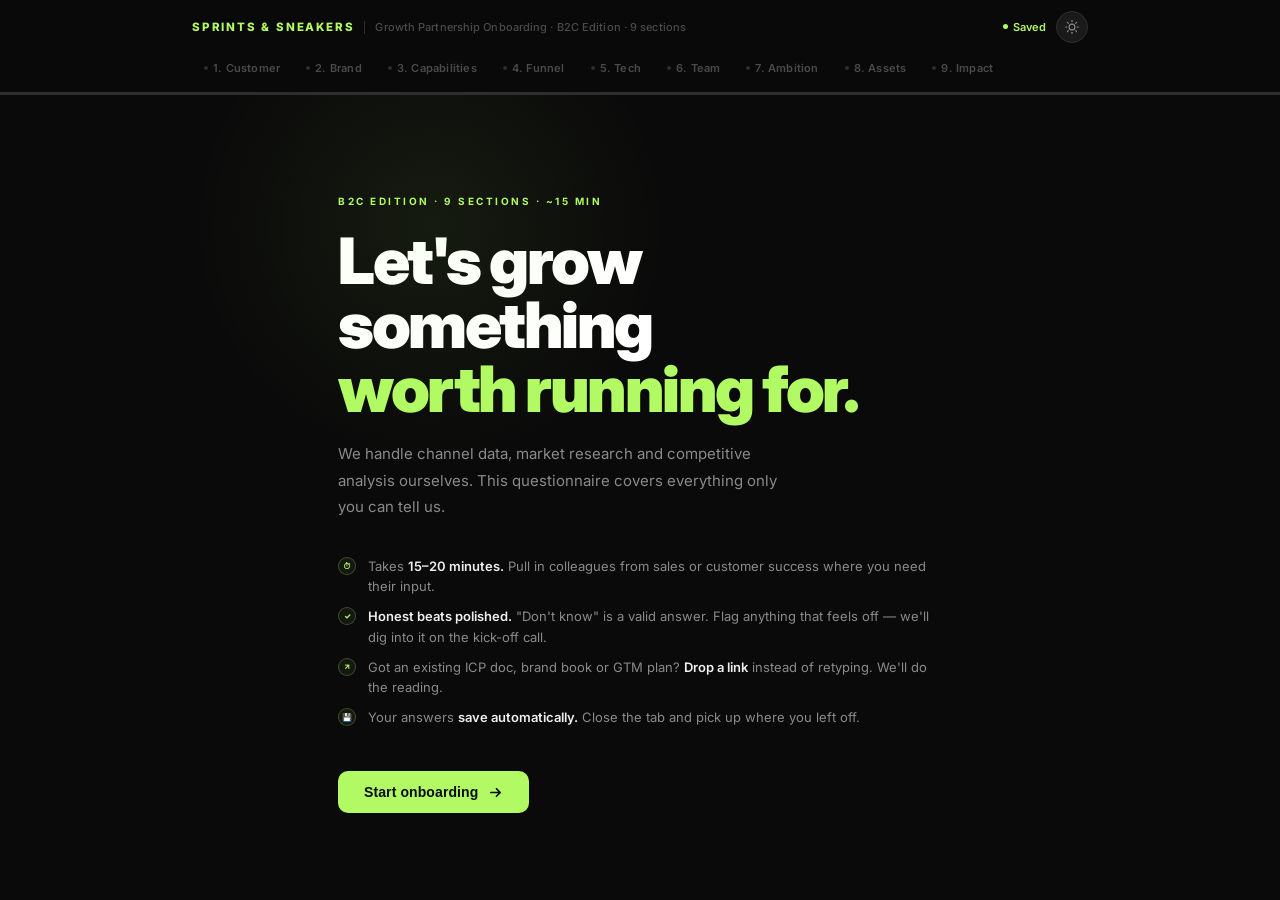
<file: Oude vragenlijst/SS_Growth_Partnership_Onboarding_B2C_Quiz.html>
<!DOCTYPE html>
<html lang="en">
<head>
<meta charset="UTF-8">
<meta name="viewport" content="width=device-width, initial-scale=1.0">
<title>Growth Partnership Onboarding — Sprints &amp; Sneakers</title>
<link rel="preconnect" href="https://fonts.googleapis.com">
<link rel="preconnect" href="https://fonts.gstatic.com" crossorigin>
<link href="https://fonts.googleapis.com/css2?family=Inter:wght@300;400;500;600;700;800;900&display=swap" rel="stylesheet">
<style>
*,*::before,*::after{box-sizing:border-box;margin:0;padding:0}

:root{
  --black:       #0A0A0A;
  --black-soft:  #141414;
  --black-card:  #1A1A1A;
  --black-mid:   #222222;
  --black-border:#2E2E2E;
  --black-hover: #242424;
  --lime:        #B2FA63;
  --lime-dim:    #8DCC44;
  --lime-faint:  rgba(178,250,99,0.06);
  --lime-soft:   rgba(178,250,99,0.12);
  --lime-border: rgba(178,250,99,0.25);
  --lime-glow:   rgba(178,250,99,0.08);
  --white:       #FFFFFF;
  --text-high:   #EFEFEF;
  --text-mid:    #8A8A8A;
  --text-low:    #4A4A4A;
  --radius:      10px;
  --radius-lg:   16px;
  --top-h:       106px;
  --bottom-h:    70px;
  --max:         660px;
}

html { scroll-behavior: smooth; }

body {
  font-family: 'Inter', -apple-system, BlinkMacSystemFont, sans-serif;
  background: var(--black);
  color: var(--text-high);
  font-size: 15px;
  line-height: 1.65;
  -webkit-font-smoothing: antialiased;
  min-height: 100vh;
}

/* ── TOP BAR ────────────────────────────── */
.top-bar {
  position: fixed; top: 0; left: 0; right: 0; z-index: 900;
  background: rgba(10,10,10,0.97);
  backdrop-filter: blur(16px);
  -webkit-backdrop-filter: blur(16px);
  border-bottom: 1px solid var(--black-border);
}
.top-row {
  display: flex; align-items: center; justify-content: space-between;
  padding: 0 32px; height: 54px;
  max-width: 960px; margin: 0 auto; gap: 20px;
}
.logo {
  display: flex; align-items: center; gap: 10px; flex-shrink: 0;
}
.logo-mark {
  font-size: 11.5px; font-weight: 800; letter-spacing: 1.8px;
  color: var(--lime); text-transform: uppercase; white-space: nowrap;
}
.logo-sep {
  width: 1px; height: 13px;
  background: var(--black-border); flex-shrink: 0;
}
.logo-label {
  font-size: 11px; font-weight: 500; color: var(--text-low);
  white-space: nowrap; letter-spacing: 0.1px;
}
.save-dot {
  font-size: 11px; font-weight: 600; color: var(--lime);
  opacity: 0; transition: opacity 0.3s; flex-shrink: 0;
  display: flex; align-items: center; gap: 5px;
}
.save-dot::before {
  content: ''; width: 5px; height: 5px; border-radius: 50%;
  background: var(--lime); display: block;
}
.save-dot.show { opacity: 1; }

/* section pills */
.pills-row {
  overflow-x: auto; scrollbar-width: none;
  display: flex; align-items: center; gap: 2px;
  padding: 0 32px 10px;
  max-width: 960px; margin: 0 auto;
}
.pills-row::-webkit-scrollbar { display: none; }
.pill {
  display: flex; align-items: center; gap: 5px;
  padding: 4px 11px; border-radius: 20px;
  font-size: 11px; font-weight: 600; letter-spacing: 0.2px;
  color: var(--text-low); white-space: nowrap; flex-shrink: 0;
  border: 1px solid transparent;
  transition: color 0.2s, background 0.2s, border-color 0.2s;
}
.pill-dot {
  width: 4px; height: 4px; border-radius: 50%;
  background: var(--black-border); flex-shrink: 0;
  transition: background 0.2s;
}
.pill.done { color: var(--text-mid); }
.pill.done .pill-dot { background: var(--lime-dim); }
.pill.active {
  color: var(--lime);
  background: var(--lime-faint);
  border-color: var(--lime-border);
}
.pill.active .pill-dot { background: var(--lime); }

/* progress */
.progress-track { height: 2px; background: var(--black-border); }
.progress-fill {
  height: 100%; background: var(--lime);
  transition: width 0.45s cubic-bezier(0.4, 0, 0.2, 1);
  box-shadow: 0 0 8px rgba(178,250,99,0.4);
}

/* ── MAIN ────────────────────────────────── */
.main { padding-top: var(--top-h); min-height: 100vh; }

/* ── STEP ANIMATION ── */
.step { display: none; }
.step.active { display: block; animation: fadeUp 0.3s ease both; }
.bridge-step { display: none; }
.bridge-step.active { display: flex; animation: fadeUp 0.3s ease both; }

@keyframes fadeUp {
  from { opacity: 0; transform: translateY(12px); }
  to   { opacity: 1; transform: translateY(0); }
}

/* ── WELCOME ─────────────────────────────── */
.welcome-wrap {
  max-width: var(--max); margin: 0 auto;
  padding: 0 28px;
  height: calc(100vh - var(--top-h));
  display: flex; flex-direction: column; justify-content: center;
  position: relative;
}
/* lime glow top-left */
.welcome-wrap::before {
  content: '';
  position: absolute; top: -120px; left: -120px;
  width: 480px; height: 480px; border-radius: 50%;
  background: radial-gradient(circle, rgba(178,250,99,0.07) 0%, transparent 70%);
  pointer-events: none;
}
.welcome-eyebrow {
  font-size: 10px; font-weight: 700; letter-spacing: 2.5px;
  text-transform: uppercase; color: var(--lime); margin-bottom: 20px;
}
.welcome-headline {
  font-size: clamp(40px, 6.5vw, 64px); font-weight: 900;
  letter-spacing: -2.5px; line-height: 1.0;
  color: var(--white); margin-bottom: 20px;
}
.welcome-headline em { font-style: normal; color: var(--lime); }
.welcome-body {
  font-size: 15px; color: var(--text-mid);
  max-width: 440px; line-height: 1.75; margin-bottom: 36px;
}
.welcome-list {
  display: flex; flex-direction: column; gap: 10px; margin-bottom: 44px;
}
.welcome-item {
  display: flex; align-items: flex-start; gap: 12px;
  font-size: 13px; color: var(--text-mid); line-height: 1.55;
}
.w-icon {
  width: 18px; height: 18px; border-radius: 50%; flex-shrink: 0;
  background: var(--lime-faint); border: 1px solid var(--lime-border);
  color: var(--lime); font-size: 8px; font-weight: 800;
  display: flex; align-items: center; justify-content: center; margin-top: 1px;
}
.welcome-item strong { color: var(--text-high); font-weight: 600; }
.btn-start {
  display: inline-flex; align-items: center; gap: 10px;
  align-self: flex-start;
  background: var(--lime); color: var(--black);
  font-size: 14px; font-weight: 700; letter-spacing: 0.1px;
  padding: 13px 26px; border-radius: var(--radius);
  border: none; cursor: pointer;
  transition: background 0.15s, transform 0.1s, box-shadow 0.15s;
  box-shadow: 0 0 0 0 rgba(178,250,99,0);
}
.btn-start:hover {
  background: var(--lime-dim); transform: translateY(-1px);
  box-shadow: 0 4px 20px rgba(178,250,99,0.2);
}

/* ── CONTENT SECTION ─────────────────────── */
.content-wrap {
  max-width: var(--max); margin: 0 auto;
  padding: 52px 28px calc(var(--bottom-h) + 48px);
}
.section-tag {
  display: inline-flex; align-items: center; gap: 8px;
  margin-bottom: 14px;
}
.section-num {
  font-size: 9.5px; font-weight: 800; letter-spacing: 1.5px;
  text-transform: uppercase; color: var(--black);
  background: var(--lime); padding: 2px 7px; border-radius: 4px;
}
.section-of {
  font-size: 9.5px; font-weight: 700; letter-spacing: 1.5px;
  text-transform: uppercase; color: var(--text-low);
}
.section-headline {
  font-size: 30px; font-weight: 800; letter-spacing: -0.8px;
  color: var(--white); margin-bottom: 6px; line-height: 1.1;
}
.section-sub {
  font-size: 13.5px; color: var(--text-low); margin-bottom: 44px;
  line-height: 1.55;
}

/* ── QUESTIONS ──────────────────────────── */
.q-block { margin-bottom: 38px; }
.q-label {
  font-size: 15.5px; font-weight: 600; color: var(--text-high);
  margin-bottom: 6px; line-height: 1.4;
}
.q-hint {
  font-size: 12.5px; color: var(--text-low);
  margin-bottom: 11px; line-height: 1.55;
}
.q-hint em { font-style: italic; color: var(--text-mid); }
hr.divider {
  border: none; border-top: 1px solid var(--black-border); margin: 34px 0;
}

/* inputs */
textarea, input[type=text], input[type=url] {
  width: 100%;
  background: var(--black-card);
  border: 1px solid var(--black-border);
  border-radius: var(--radius);
  color: var(--text-high);
  font-family: 'Inter', sans-serif;
  font-size: 14px; line-height: 1.6;
  padding: 13px 16px;
  resize: vertical; outline: none;
  transition: border-color 0.15s, box-shadow 0.15s, background 0.15s;
}
textarea:focus, input[type=text]:focus, input[type=url]:focus {
  border-color: rgba(178,250,99,0.4);
  box-shadow: 0 0 0 3px rgba(178,250,99,0.06);
  background: var(--black-mid);
}
textarea::placeholder, input::placeholder { color: var(--text-low); }
textarea { min-height: 98px; }
textarea.tall { min-height: 136px; }

/* numbered inline rows */
.inline-fields { display: flex; flex-direction: column; gap: 8px; }
.inline-row { display: flex; align-items: flex-start; gap: 10px; }
.inline-num {
  font-size: 10.5px; font-weight: 700; color: var(--lime);
  width: 18px; flex-shrink: 0; padding-top: 15px; text-align: center;
}
.inline-row input[type=text] { flex: 1; margin: 0; }

/* option cards */
.options { display: flex; flex-direction: column; gap: 7px; }
.opt {
  display: flex; align-items: center; gap: 12px;
  background: var(--black-card); border: 1px solid var(--black-border);
  border-radius: var(--radius); padding: 12px 16px; cursor: pointer;
  transition: border-color 0.15s, background 0.15s; user-select: none;
}
.opt:hover { border-color: rgba(178,250,99,0.2); background: var(--black-mid); }
.opt.sel { border-color: var(--lime); background: var(--lime-faint); }
.opt.sel label { color: var(--text-high); }
.opt input { accent-color: var(--lime); cursor: pointer; flex-shrink: 0; }
.opt label {
  font-size: 13.5px; font-weight: 500; color: var(--text-mid);
  cursor: pointer; flex: 1; transition: color 0.15s;
}
.opt:hover label { color: var(--text-high); }

/* stack rows */
.stack-row { display: flex; align-items: center; gap: 10px; margin-bottom: 8px; }
.stack-label {
  font-size: 10.5px; font-weight: 700; letter-spacing: 0.8px;
  text-transform: uppercase; color: var(--text-low);
  width: 116px; flex-shrink: 0;
}
.stack-row input[type=text] { flex: 1; margin: 0; }

/* capabilities table */
.cap-wrap { overflow-x: auto; margin-top: 10px; }
.cap-table { width: 100%; border-collapse: collapse; font-size: 13px; }
.cap-table th {
  text-align: left; font-size: 9.5px; font-weight: 700;
  letter-spacing: 1.2px; text-transform: uppercase; color: var(--text-low);
  padding: 8px 14px; border-bottom: 1px solid var(--black-border);
}
.cap-table td {
  padding: 6px 14px; border-bottom: 1px solid var(--black-border);
  vertical-align: middle;
}
.cap-table tr:last-child td { border-bottom: none; }
.cap-table tr:hover td { background: var(--black-hover); }
.cap-table td:first-child { color: var(--text-mid); font-weight: 500; }
.cap-table select {
  background: var(--black-card); border: 1px solid var(--black-border);
  border-radius: 6px; color: var(--text-high);
  font-family: 'Inter', sans-serif; font-size: 12.5px;
  padding: 5px 10px; outline: none; cursor: pointer; width: 100%;
  transition: border-color 0.15s;
}
.cap-table select:focus { border-color: var(--lime-border); }
.cap-table input[type=text] { margin: 0; padding: 5px 10px; font-size: 12.5px; }

/* label row with tooltip */
.q-label-row { display: flex; align-items: center; gap: 8px; margin-bottom: 6px; }
.tip {
  width: 15px; height: 15px; border-radius: 50%;
  background: var(--black-border); color: var(--text-low);
  font-size: 9px; font-weight: 800;
  display: inline-flex; align-items: center; justify-content: center;
  cursor: help; position: relative; flex-shrink: 0;
}
.tip-body {
  display: none; position: absolute; top: calc(100% + 7px); left: 0;
  background: var(--black-card); border: 1px solid var(--black-border);
  border-radius: 8px; padding: 10px 14px; font-size: 12px;
  color: var(--text-mid); width: 260px; z-index: 100; line-height: 1.55;
  box-shadow: 0 8px 32px rgba(0,0,0,0.5);
}
.tip:hover .tip-body { display: block; }

/* ── BRIDGE SCREENS ──────────────────────── */
.bridge-step {
  min-height: calc(100vh - var(--top-h));
  align-items: stretch;
}
.bridge-wrap {
  max-width: var(--max); margin: 0 auto;
  padding: 0 28px;
  flex: 1;
  display: flex; flex-direction: column; justify-content: center;
  position: relative; overflow: hidden;
}
/* large background number */
.bridge-wrap::before {
  content: attr(data-num);
  position: absolute; right: -20px; top: 50%;
  transform: translateY(-50%);
  font-size: 220px; font-weight: 900; letter-spacing: -10px;
  color: rgba(178,250,99,0.04);
  pointer-events: none; user-select: none; line-height: 1;
}
.bridge-timer {
  display: flex; align-items: center; gap: 14px; margin-bottom: 40px;
}
.countdown-svg { flex-shrink: 0; }
.countdown-svg .ring-bg { stroke: var(--black-border); }
.countdown-svg .ring-fg {
  stroke: var(--lime); stroke-linecap: round;
  transition: stroke-dashoffset 0.1s linear;
  filter: drop-shadow(0 0 4px rgba(178,250,99,0.5));
}
.countdown-num {
  font-size: 13px; font-weight: 800; fill: var(--lime);
  dominant-baseline: central; text-anchor: middle;
}
.bridge-timer-label {
  font-size: 11.5px; color: var(--text-low); font-weight: 500;
}
.bridge-eyebrow {
  font-size: 9.5px; font-weight: 700; letter-spacing: 2px;
  text-transform: uppercase; color: var(--lime); margin-bottom: 16px;
}
.bridge-title {
  font-size: clamp(28px, 4.5vw, 42px); font-weight: 900;
  letter-spacing: -1px; color: var(--white);
  line-height: 1.08; margin-bottom: 18px;
}
.bridge-body {
  font-size: 15.5px; color: var(--text-mid);
  max-width: 460px; line-height: 1.72; margin-bottom: 40px;
}
.btn-bridge {
  display: inline-flex; align-items: center; gap: 10px;
  align-self: flex-start;
  background: transparent;
  border: 1px solid var(--black-border);
  color: var(--text-low); font-size: 13.5px; font-weight: 600;
  padding: 11px 22px; border-radius: var(--radius); cursor: pointer;
  transition: border-color 0.15s, color 0.15s, background 0.15s;
}
.btn-bridge:hover {
  border-color: var(--lime-border);
  color: var(--lime); background: var(--lime-faint);
}

/* ── THANK YOU ───────────────────────────── */
.ty-wrap {
  max-width: var(--max); margin: 0 auto;
  padding: 80px 28px;
  min-height: calc(100vh - var(--top-h));
  display: flex; flex-direction: column; justify-content: center;
}
.ty-check {
  width: 52px; height: 52px; border-radius: 50%;
  background: var(--lime-faint); border: 1px solid var(--lime-border);
  display: flex; align-items: center; justify-content: center;
  font-size: 20px; margin-bottom: 32px;
  box-shadow: 0 0 24px rgba(178,250,99,0.1);
}
.ty-headline {
  font-size: 48px; font-weight: 900; letter-spacing: -2px;
  color: var(--white); margin-bottom: 16px; line-height: 1;
}
.ty-body {
  font-size: 15.5px; color: var(--text-mid);
  line-height: 1.75; max-width: 460px; margin-bottom: 48px;
}
.ty-steps { display: flex; flex-direction: column; gap: 20px; }
.ty-row { display: flex; gap: 18px; align-items: flex-start; }
.ty-num {
  width: 28px; height: 28px; border-radius: 50%;
  background: var(--black-card); border: 1px solid var(--black-border);
  font-size: 11px; font-weight: 700; color: var(--lime);
  display: flex; align-items: center; justify-content: center;
  flex-shrink: 0; margin-top: 1px;
}
.ty-text { font-size: 14px; color: var(--text-mid); line-height: 1.65; }
.ty-text strong { color: var(--text-high); font-weight: 600; }
.ty-footer {
  margin-top: 56px; padding-top: 28px;
  border-top: 1px solid var(--black-border);
}
.ty-footer p { font-size: 12px; color: var(--text-low); line-height: 1.8; }

/* ── BOTTOM NAV ──────────────────────────── */
.bottom-nav {
  position: fixed; bottom: 0; left: 0; right: 0;
  height: var(--bottom-h);
  background: rgba(10,10,10,0.97);
  backdrop-filter: blur(14px);
  -webkit-backdrop-filter: blur(14px);
  border-top: 1px solid var(--black-border);
  display: flex; align-items: center; justify-content: space-between;
  padding: 0 28px; z-index: 800;
}
.bottom-nav.hidden { display: none; }
.btn-back {
  background: transparent; border: 1px solid var(--black-border);
  color: var(--text-low); font-size: 13px; font-weight: 600;
  padding: 9px 18px; border-radius: var(--radius); cursor: pointer;
  transition: color 0.15s, border-color 0.15s;
  font-family: 'Inter', sans-serif;
}
.btn-back:hover { color: var(--text-high); border-color: var(--text-low); }
.btn-back.invisible { visibility: hidden; pointer-events: none; }
.nav-label {
  font-size: 11px; font-weight: 600; color: var(--text-low);
  letter-spacing: 0.3px; text-align: center;
}
.btn-next {
  background: var(--lime); color: var(--black);
  font-size: 13px; font-weight: 700; letter-spacing: 0.1px;
  padding: 10px 22px; border-radius: var(--radius);
  border: none; cursor: pointer;
  transition: background 0.15s, box-shadow 0.15s;
  font-family: 'Inter', sans-serif;
}
.btn-next:hover {
  background: var(--lime-dim);
  box-shadow: 0 0 16px rgba(178,250,99,0.2);
}
.btn-next:disabled {
  opacity: 0.6; cursor: default; box-shadow: none;
}

/* ── CALLOUT BOX ─────────────────────────── */
.callout {
  margin-top: 40px; padding: 24px 26px;
  background: var(--lime-faint); border: 1px solid var(--lime-border);
  border-radius: var(--radius-lg);
}
.callout-label {
  font-size: 9.5px; font-weight: 700; letter-spacing: 2px;
  text-transform: uppercase; color: var(--lime); margin-bottom: 8px;
}
.callout-body { font-size: 13.5px; color: var(--text-mid); line-height: 1.65; }

/* ── THEME TOGGLE BUTTON ─────────────────── */
.theme-toggle {
  width: 32px; height: 32px; border-radius: 50%;
  background: var(--black-card); border: 1px solid var(--black-border);
  color: var(--text-mid); display: flex; align-items: center; justify-content: center;
  cursor: pointer; flex-shrink: 0;
  transition: border-color 0.2s, color 0.2s, background 0.2s;
}
.theme-toggle:hover { border-color: var(--lime-border); color: var(--lime); }
.theme-toggle svg { display: block; }

/* ── LIGHT MODE OVERRIDES ────────────────── */
html[data-theme="light"] body {
  background: #F5F5F2; color: #111111;
}
/* top bar */
html[data-theme="light"] .top-bar {
  background: rgba(245,245,242,0.97); border-color: #E2E2DE;
}
html[data-theme="light"] .logo-mark { color: #111111; }
html[data-theme="light"] .logo-sep { background: #D0D0CC; }
html[data-theme="light"] .logo-label { color: #AAAAAA; }
html[data-theme="light"] .save-dot { color: #3A8A00; }
html[data-theme="light"] .save-dot::before { background: #8DCC44; }
html[data-theme="light"] .theme-toggle {
  background: #FFFFFF; border-color: #E2E2DE; color: #777777;
}
html[data-theme="light"] .theme-toggle:hover {
  border-color: rgba(80,180,0,0.35); color: #3A8A00;
}
/* pills */
html[data-theme="light"] .pill { color: #AAAAAA; }
html[data-theme="light"] .pill-dot { background: #E2E2DE; }
html[data-theme="light"] .pill.done { color: #777777; }
html[data-theme="light"] .pill.done .pill-dot { background: #8DCC44; }
html[data-theme="light"] .pill.active {
  color: #3A8A00; background: rgba(80,180,0,0.08); border-color: rgba(80,180,0,0.25);
}
html[data-theme="light"] .pill.active .pill-dot { background: #8DCC44; }
/* progress */
html[data-theme="light"] .progress-track { background: #E2E2DE; }
/* welcome */
html[data-theme="light"] .welcome-wrap::before { opacity: 0; }
html[data-theme="light"] .welcome-eyebrow { color: #3A8A00; }
html[data-theme="light"] .welcome-headline { color: #111111; }
html[data-theme="light"] .welcome-headline em {
  color: #111111; background: var(--lime);
  padding: 0 6px 3px; border-radius: 6px; display: inline-block;
}
html[data-theme="light"] .welcome-body { color: #555555; }
html[data-theme="light"] .welcome-item { color: #555555; }
html[data-theme="light"] .welcome-item strong { color: #111111; }
html[data-theme="light"] .w-icon { background: var(--lime); color: #111111; border-color: #8DCC44; }
html[data-theme="light"] .btn-start { background: #111111; color: #FFFFFF; box-shadow: none; }
html[data-theme="light"] .btn-start:hover { background: #333333; box-shadow: 0 4px 20px rgba(0,0,0,0.15); }
/* content sections */
html[data-theme="light"] .section-of { color: #AAAAAA; }
html[data-theme="light"] .section-headline { color: #111111; }
html[data-theme="light"] .section-sub { color: #AAAAAA; }
/* questions */
html[data-theme="light"] .q-label { color: #111111; }
html[data-theme="light"] .q-hint { color: #AAAAAA; }
html[data-theme="light"] .q-hint em { color: #777777; }
html[data-theme="light"] .inline-num { color: #3A8A00; }
html[data-theme="light"] hr.divider { border-color: #E2E2DE; }
/* inputs */
html[data-theme="light"] textarea,
html[data-theme="light"] input[type=text],
html[data-theme="light"] input[type=url] {
  background: #FFFFFF; border-color: #E2E2DE; color: #111111;
  box-shadow: 0 1px 3px rgba(0,0,0,0.05);
}
html[data-theme="light"] textarea:focus,
html[data-theme="light"] input[type=text]:focus,
html[data-theme="light"] input[type=url]:focus {
  border-color: #8DCC44; box-shadow: 0 0 0 3px rgba(80,180,0,0.08);
  background: #FFFFFF;
}
html[data-theme="light"] textarea::placeholder,
html[data-theme="light"] input::placeholder { color: #C8C8C4; }
/* options */
html[data-theme="light"] .options .opt {
  background: #FFFFFF; border-color: #E2E2DE;
  box-shadow: 0 1px 3px rgba(0,0,0,0.05);
}
html[data-theme="light"] .options .opt:hover {
  border-color: rgba(80,180,0,0.3); background: rgba(80,180,0,0.05); box-shadow: none;
}
html[data-theme="light"] .options .opt.sel {
  border-color: #8DCC44; background: rgba(80,180,0,0.07);
}
html[data-theme="light"] .options .opt label { color: #777777; }
html[data-theme="light"] .options .opt:hover label,
html[data-theme="light"] .options .opt.sel label { color: #111111; }
/* stack labels */
html[data-theme="light"] .stack-label { color: #AAAAAA; }
/* cap table */
html[data-theme="light"] .cap-table th { color: #AAAAAA; border-color: #E2E2DE; }
html[data-theme="light"] .cap-table td { border-color: #E8E8E4; }
html[data-theme="light"] .cap-table tr:hover td { background: #F5F5F2; }
html[data-theme="light"] .cap-table td:first-child { color: #555555; }
html[data-theme="light"] .cap-table select {
  background: #FFFFFF; border-color: #E2E2DE; color: #111111;
}
html[data-theme="light"] .cap-table select:focus { border-color: #8DCC44; }
html[data-theme="light"] .cap-table input[type=text] { box-shadow: none; }
/* tooltip */
html[data-theme="light"] .tip { background: #E2E2DE; color: #777777; }
html[data-theme="light"] .tip-body { background: #111111; color: #CCCCCC; }
/* callout */
html[data-theme="light"] .callout {
  background: rgba(80,180,0,0.07); border-color: rgba(80,180,0,0.22);
}
html[data-theme="light"] .callout-label { color: #3A8A00; }
html[data-theme="light"] .callout-body { color: #555555; }
/* thank you */
html[data-theme="light"] .ty-check {
  background: var(--lime); border: none; box-shadow: 0 4px 20px rgba(80,180,0,0.2);
}
html[data-theme="light"] .ty-headline { color: #111111; }
html[data-theme="light"] .ty-body { color: #555555; }
html[data-theme="light"] .ty-num { background: var(--lime); color: #111111; border: none; }
html[data-theme="light"] .ty-text { color: #555555; }
html[data-theme="light"] .ty-text strong { color: #111111; }
html[data-theme="light"] .ty-footer { border-color: #E2E2DE; }
html[data-theme="light"] .ty-footer p { color: #AAAAAA; }
/* bottom nav */
html[data-theme="light"] .bottom-nav {
  background: rgba(245,245,242,0.97); border-color: #E2E2DE;
}
html[data-theme="light"] .btn-back { color: #AAAAAA; border-color: #E2E2DE; }
html[data-theme="light"] .btn-back:hover { color: #111111; border-color: #C0C0BC; }
html[data-theme="light"] .nav-label { color: #AAAAAA; }
html[data-theme="light"] .btn-next { background: #111111; color: #FFFFFF; }
html[data-theme="light"] .btn-next:hover { background: #333333; box-shadow: 0 4px 16px rgba(0,0,0,0.15); }

/* ── RESPONSIVE ──────────────────────────── */
@media (max-width: 620px) {
  .top-row, .pills-row { padding-left: 18px; padding-right: 18px; }
  .content-wrap, .welcome-wrap, .bridge-wrap, .ty-wrap { padding-left: 18px; padding-right: 18px; }
  .bottom-nav { padding: 0 18px; }
  .logo-label { display: none; }
  .logo-sep { display: none; }
  .cap-table { font-size: 12px; }
}
</style>
<!-- prevent flash of wrong theme -->
<script>
  (function(){
    const t = localStorage.getItem('ss_theme');
    if (t) document.documentElement.setAttribute('data-theme', t);
  })();
</script>
</head>
<body>

<!-- ── TOP BAR ── -->
<header class="top-bar">
  <div class="top-row">
    <div class="logo">
      <span class="logo-mark">Sprints &amp; Sneakers</span>
      <div class="logo-sep"></div>
      <span class="logo-label">Growth Partnership Onboarding &middot; B2C Edition &middot; 9 sections</span>
    </div>
    <div style="display:flex;align-items:center;gap:10px;flex-shrink:0">
      <div class="save-dot" id="saveDot">Saved</div>
      <button class="theme-toggle" id="themeToggle" onclick="toggleTheme()" title="Switch to light mode" aria-label="Toggle theme"></button>
    </div>
  </div>
  <div class="pills-row" id="pillsRow"></div>
  <div class="progress-track">
    <div class="progress-fill" id="progressFill" style="width:0%"></div>
  </div>
</header>

<main class="main">

<!-- ══ WELCOME ══════════════════════════════════════ -->
<div class="step active" id="step-0">
  <div class="welcome-wrap">
    <p class="welcome-eyebrow">B2C Edition &middot; 9 sections &middot; ~15 min</p>
    <h1 class="welcome-headline">Let's grow<br>something<br><em>worth running for.</em></h1>
    <p class="welcome-body">We handle channel data, market research and competitive analysis ourselves. This questionnaire covers everything only you can tell us.</p>
    <div class="welcome-list">
      <div class="welcome-item">
        <div class="w-icon">⏱</div>
        <span>Takes <strong>15–20 minutes.</strong> Pull in colleagues from sales or customer success where you need their input.</span>
      </div>
      <div class="welcome-item">
        <div class="w-icon">✓</div>
        <span><strong>Honest beats polished.</strong> "Don't know" is a valid answer. Flag anything that feels off — we'll dig into it on the kick-off call.</span>
      </div>
      <div class="welcome-item">
        <div class="w-icon">↗</div>
        <span>Got an existing ICP doc, brand book or GTM plan? <strong>Drop a link</strong> instead of retyping. We'll do the reading.</span>
      </div>
      <div class="welcome-item">
        <div class="w-icon">💾</div>
        <span>Your answers <strong>save automatically.</strong> Close the tab and pick up where you left off.</span>
      </div>
    </div>
    <button class="btn-start" onclick="goToStep(1)">
      Start onboarding
      <svg width="15" height="15" fill="none" viewBox="0 0 16 16"><path d="M3 8h10M9 4l4 4-4 4" stroke="currentColor" stroke-width="1.8" stroke-linecap="round" stroke-linejoin="round"/></svg>
    </button>
  </div>
</div>

<!-- ══ SECTION 1: YOUR CUSTOMER ════════════════════ -->
<div class="step" id="step-1" data-section="1">
  <div class="content-wrap">
    <div class="section-tag">
      <span class="section-num">01</span>
      <span class="section-of">of 9</span>
    </div>
    <h2 class="section-headline">Your Customer</h2>
    <p class="section-sub">Who buys, who sticks — and who isn't worth chasing.</p>

    <div class="q-block">
      <p class="q-label">Who is your primary customer?</p>
      <p class="q-hint">Demographics, lifestyle, motivations — and the one thing that truly drives the purchase, even if they'd never say it out loud.</p>
      <textarea class="tall" id="q1_1" placeholder="e.g. Women 28–42, urban professionals who value sustainable choices but won't sacrifice convenience. They'd never admit the real reason they buy is the social signal — not the values it represents."></textarea>
    </div>

    <div class="q-block">
      <p class="q-label">Who is explicitly <em>not</em> your customer?</p>
      <p class="q-hint">High returns, low LTV, wrong fit — name the profiles that consistently underperform. Knowing who to avoid sharpens targeting immediately.</p>
      <textarea id="q1_2" placeholder="e.g. Price-driven buyers looking for the cheapest option, or customers who need constant hand-holding — our product is self-serve by design."></textarea>
    </div>

    <hr class="divider">

    <div class="q-block">
      <p class="q-label">Top 3 reasons customers say they chose you.</p>
      <p class="q-hint">Use their words — from reviews, surveys or support tickets. Not what you believe; what they've actually said.</p>
      <div class="inline-fields">
        <div class="inline-row"><span class="inline-num">1</span><input type="text" id="q1_3a" placeholder="e.g. Fastest delivery in the category"></div>
        <div class="inline-row"><span class="inline-num">2</span><input type="text" id="q1_3b"></div>
        <div class="inline-row"><span class="inline-num">3</span><input type="text" id="q1_3c"></div>
      </div>
    </div>

    <div class="q-block">
      <p class="q-label">Top 3 reasons customers don't buy, return the product, or complain.</p>
      <p class="q-hint">Same sources. "Price" isn't specific enough — tell us the real reason behind the objection.</p>
      <div class="inline-fields">
        <div class="inline-row"><span class="inline-num">1</span><input type="text" id="q1_4a" placeholder="e.g. Confused by sizing — exchanged twice, then returned"></div>
        <div class="inline-row"><span class="inline-num">2</span><input type="text" id="q1_4b"></div>
        <div class="inline-row"><span class="inline-num">3</span><input type="text" id="q1_4c"></div>
      </div>
    </div>
  </div>
</div>

<!-- BRIDGE 1 -->
<div class="bridge-step" id="bridge-1">
  <div class="bridge-wrap" data-num="01">
    <div class="bridge-timer">
      <svg class="countdown-svg" width="50" height="50" viewBox="0 0 50 50">
        <circle class="ring-bg" cx="25" cy="25" r="19" fill="none" stroke-width="2.5"/>
        <circle class="ring-fg" id="ring-1" cx="25" cy="25" r="19" fill="none" stroke-width="2.5"
          stroke-dasharray="119.38" stroke-dashoffset="0" transform="rotate(-90 25 25)"/>
        <text class="countdown-num" id="num-1" x="25" y="25">5</text>
      </svg>
      <span class="bridge-timer-label">Moving on automatically…</span>
    </div>
    <p class="bridge-eyebrow">Customer — done</p>
    <h2 class="bridge-title">Every campaign we<br>write starts here.</h2>
    <p class="bridge-body">Your customer profile is now our creative brief. Every ad, email and hook we produce will be built around the person you described — not an assumption. Knowing who you're not targeting saves us just as much time.</p>
    <button class="btn-bridge" onclick="advanceBridge(1)">Continue to Brand &amp; Positioning →</button>
  </div>
</div>

<!-- ══ SECTION 2: BRAND & POSITIONING ══════════════ -->
<div class="step" id="step-2" data-section="2">
  <div class="content-wrap">
    <div class="section-tag">
      <span class="section-num">02</span>
      <span class="section-of">of 9</span>
    </div>
    <h2 class="section-headline">Brand &amp; Positioning</h2>
    <p class="section-sub">How the category sees you — and how you want to be felt.</p>

    <div class="q-block">
      <p class="q-label">The three brands customers most often consider alongside you.</p>
      <div class="inline-fields">
        <div class="inline-row"><span class="inline-num">1</span><input type="text" id="q2_1a"></div>
        <div class="inline-row"><span class="inline-num">2</span><input type="text" id="q2_1b"></div>
        <div class="inline-row"><span class="inline-num">3</span><input type="text" id="q2_1c"></div>
      </div>
    </div>

    <div class="q-block">
      <p class="q-label">Why do customers ultimately choose <em>you</em> over those brands?</p>
      <p class="q-hint">One sentence. The real reason — not the marketing version.</p>
      <input type="text" id="q2_2" placeholder="e.g. We're the only brand in this category that actually talks to you like an adult.">
    </div>

    <hr class="divider">

    <div class="q-block">
      <p class="q-label">Your current one-line brand promise.</p>
      <p class="q-hint">No brand promise yet? Write what you'd want it to be.</p>
      <input type="text" id="q2_3" placeholder="e.g. Skincare that works while you sleep.">
    </div>

    <div class="q-block">
      <p class="q-label">If you could own one feeling or position in your market, what would it be?</p>
      <p class="q-hint">Think in brand perceptions, not product features.</p>
      <textarea id="q2_4" placeholder="e.g. The brand that made sustainable packaging feel desirable, not preachy."></textarea>
    </div>

    <div class="q-block">
      <p class="q-label">Which category cliché would you happily call out in your marketing?</p>
      <p class="q-hint">The tired buzzwords and hollow claims every competitor repeats — the ones you find embarrassing.</p>
      <textarea id="q2_5" placeholder="e.g. 'Clean beauty' as a lazy claim with no standards behind it — we'd call that out directly."></textarea>
    </div>
  </div>
</div>

<!-- BRIDGE 2 -->
<div class="bridge-step" id="bridge-2">
  <div class="bridge-wrap" data-num="02">
    <div class="bridge-timer">
      <svg class="countdown-svg" width="50" height="50" viewBox="0 0 50 50">
        <circle class="ring-bg" cx="25" cy="25" r="19" fill="none" stroke-width="2.5"/>
        <circle class="ring-fg" id="ring-2" cx="25" cy="25" r="19" fill="none" stroke-width="2.5"
          stroke-dasharray="119.38" stroke-dashoffset="0" transform="rotate(-90 25 25)"/>
        <text class="countdown-num" id="num-2" x="25" y="25">5</text>
      </svg>
      <span class="bridge-timer-label">Moving on automatically…</span>
    </div>
    <p class="bridge-eyebrow">Brand &amp; Positioning — done</p>
    <h2 class="bridge-title">Most brands in your<br>category sound identical.</h2>
    <p class="bridge-body">Yours won't. Your answers give us the material to position you as a distinct voice — and to hold that position consistently across every channel we activate together.</p>
    <button class="btn-bridge" onclick="advanceBridge(2)">Continue to Capabilities →</button>
  </div>
</div>

<!-- ══ SECTION 3: CAPABILITIES ══════════════════════ -->
<div class="step" id="step-3" data-section="3">
  <div class="content-wrap">
    <div class="section-tag">
      <span class="section-num">03</span>
      <span class="section-of">of 9</span>
    </div>
    <h2 class="section-headline">Capabilities</h2>
    <p class="section-sub">Who owns what today — so we build around you, not over you.</p>

    <div class="q-block">
      <p class="q-label">Who owns each growth function today?</p>
      <p class="q-hint">Select the current setup for each area. Add a name or agency name in the notes column where relevant.</p>
      <div class="cap-wrap">
        <table class="cap-table">
          <thead>
            <tr>
              <th style="width:176px">Function</th>
              <th style="width:148px">Owned by</th>
              <th>Notes</th>
            </tr>
          </thead>
          <tbody>
            <tr><td>Paid Social (Meta / TikTok)</td><td><select id="cap_paidsocial"><option value="">—</option><option>In-house</option><option>Freelance</option><option>Agency</option><option>Not active</option></select></td><td><input type="text" id="cap_paidsocial_note"></td></tr>
            <tr><td>Paid Search (Google)</td><td><select id="cap_paidsearch"><option value="">—</option><option>In-house</option><option>Freelance</option><option>Agency</option><option>Not active</option></select></td><td><input type="text" id="cap_paidsearch_note"></td></tr>
            <tr><td>SEO / Content</td><td><select id="cap_seo"><option value="">—</option><option>In-house</option><option>Freelance</option><option>Agency</option><option>Not active</option></select></td><td><input type="text" id="cap_seo_note"></td></tr>
            <tr><td>Email &amp; SMS</td><td><select id="cap_email"><option value="">—</option><option>In-house</option><option>Freelance</option><option>Agency</option><option>Not active</option></select></td><td><input type="text" id="cap_email_note"></td></tr>
            <tr><td>Creative / Video</td><td><select id="cap_creative"><option value="">—</option><option>In-house</option><option>Freelance</option><option>Agency</option><option>Not active</option></select></td><td><input type="text" id="cap_creative_note"></td></tr>
            <tr><td>Influencer / Creator</td><td><select id="cap_influencer"><option value="">—</option><option>In-house</option><option>Freelance</option><option>Agency</option><option>Not active</option></select></td><td><input type="text" id="cap_influencer_note"></td></tr>
            <tr><td>CRO / Experimentation</td><td><select id="cap_cro"><option value="">—</option><option>In-house</option><option>Freelance</option><option>Agency</option><option>Not active</option></select></td><td><input type="text" id="cap_cro_note"></td></tr>
            <tr><td>Analytics &amp; Data</td><td><select id="cap_data"><option value="">—</option><option>In-house</option><option>Freelance</option><option>Agency</option><option>Not active</option></select></td><td><input type="text" id="cap_data_note"></td></tr>
          </tbody>
        </table>
      </div>
    </div>

    <hr class="divider">

    <div class="q-block">
      <p class="q-label">Describe your creator or influencer programme, if you have one.</p>
      <p class="q-hint">Structure (gifting, paid, affiliate, ambassador), approximate number of active creators, and primary platform. If you don't have one, say so.</p>
      <textarea id="q3_2" placeholder="e.g. Around 30 micro-influencers on TikTok, gifting only, no paid deals yet. Managed in-house by one person — no formal brief process in place."></textarea>
    </div>

    <div class="q-block">
      <p class="q-label">Name one creator or customer who would happily film a review this quarter.</p>
      <p class="q-hint">One name or handle is all we need — this gets real content live from sprint one.</p>
      <input type="text" id="q3_3" placeholder="e.g. @username on TikTok, or a loyal customer you can introduce us to">
    </div>
  </div>
</div>

<!-- BRIDGE 3 -->
<div class="bridge-step" id="bridge-3">
  <div class="bridge-wrap" data-num="03">
    <div class="bridge-timer">
      <svg class="countdown-svg" width="50" height="50" viewBox="0 0 50 50">
        <circle class="ring-bg" cx="25" cy="25" r="19" fill="none" stroke-width="2.5"/>
        <circle class="ring-fg" id="ring-3" cx="25" cy="25" r="19" fill="none" stroke-width="2.5"
          stroke-dasharray="119.38" stroke-dashoffset="0" transform="rotate(-90 25 25)"/>
        <text class="countdown-num" id="num-3" x="25" y="25">5</text>
      </svg>
      <span class="bridge-timer-label">Moving on automatically…</span>
    </div>
    <p class="bridge-eyebrow">Capabilities — done</p>
    <h2 class="bridge-title">We know exactly<br>where to plug in.</h2>
    <p class="bridge-body">No duplicated effort, no stepping on what's already working. We'll design the sprint plan around your current setup — reinforcing what's running, closing what's missing.</p>
    <button class="btn-bridge" onclick="advanceBridge(3)">Continue to Your Funnel →</button>
  </div>
</div>

<!-- ══ SECTION 4: YOUR FUNNEL ═══════════════════════ -->
<div class="step" id="step-4" data-section="4">
  <div class="content-wrap">
    <div class="section-tag">
      <span class="section-num">04</span>
      <span class="section-of">of 9</span>
    </div>
    <h2 class="section-headline">Your Funnel</h2>
    <p class="section-sub">Where the drop-off is — and what's working in spite of it.</p>

    <div class="q-block">
      <div class="q-label-row">
        <p class="q-label" style="margin:0">Where is the biggest leak in your funnel right now?</p>
        <div class="tip">?<div class="tip-body">A funnel leak is any step where significantly more people drop off than you'd expect — e.g. high traffic but low add-to-cart, or many checkout starts but high abandonment.</div></div>
      </div>
      <p class="q-hint" style="margin-top:6px;margin-bottom:12px">Pick the stage that worries you most, then describe what you think is behind it.</p>
      <div class="options" style="margin-bottom:14px">
        <div class="opt" onclick="selectOpt(this,'funnel_leak')"><input type="radio" name="funnel_leak" value="awareness"><label>Awareness — not enough people find us</label></div>
        <div class="opt" onclick="selectOpt(this,'funnel_leak')"><input type="radio" name="funnel_leak" value="consideration"><label>Consideration — visitors don't engage or browse</label></div>
        <div class="opt" onclick="selectOpt(this,'funnel_leak')"><input type="radio" name="funnel_leak" value="purchase"><label>Purchase — carts are abandoned, checkout drops off</label></div>
        <div class="opt" onclick="selectOpt(this,'funnel_leak')"><input type="radio" name="funnel_leak" value="retention"><label>Retention — customers buy once and disappear</label></div>
        <div class="opt" onclick="selectOpt(this,'funnel_leak')"><input type="radio" name="funnel_leak" value="multiple"><label>Multiple stages — there are leaks throughout</label></div>
      </div>
      <textarea id="q4_1_explain" placeholder="Describe what you think is causing this — even a rough hypothesis helps."></textarea>
    </div>

    <hr class="divider">

    <div class="q-block">
      <p class="q-label">What's your strongest creative angle or hook in market right now?</p>
      <p class="q-hint">What's working — and your best guess at why it resonates.</p>
      <textarea id="q4_2" placeholder="e.g. 'Before &amp; after' UGC hooks on TikTok outperform everything else. Hypothesis: authenticity beats polish in our category."></textarea>
    </div>

    <div class="q-block">
      <p class="q-label">Do you have a loyalty, subscription or referral programme?</p>
      <p class="q-hint">If yes: structure, size and how active it is — in one sentence. If no, just say so.</p>
      <textarea id="q4_3" placeholder="e.g. Subscription model for our hero product — around 18% of revenue. Referral programme launched three months ago, minimal uptake so far."></textarea>
    </div>
  </div>
</div>

<!-- BRIDGE 4 -->
<div class="bridge-step" id="bridge-4">
  <div class="bridge-wrap" data-num="04">
    <div class="bridge-timer">
      <svg class="countdown-svg" width="50" height="50" viewBox="0 0 50 50">
        <circle class="ring-bg" cx="25" cy="25" r="19" fill="none" stroke-width="2.5"/>
        <circle class="ring-fg" id="ring-4" cx="25" cy="25" r="19" fill="none" stroke-width="2.5"
          stroke-dasharray="119.38" stroke-dashoffset="0" transform="rotate(-90 25 25)"/>
        <text class="countdown-num" id="num-4" x="25" y="25">5</text>
      </svg>
      <span class="bridge-timer-label">Moving on automatically…</span>
    </div>
    <p class="bridge-eyebrow">Funnel — done</p>
    <h2 class="bridge-title">Leak found.<br>Sprint one starts here.</h2>
    <p class="bridge-body">Every experiment in the first sprint points directly at that moment in your funnel — until the numbers move. We'll pull the channel and conversion data ourselves ahead of the kick-off call.</p>
    <button class="btn-bridge" onclick="advanceBridge(4)">Continue to Tech &amp; Tracking →</button>
  </div>
</div>

<!-- ══ SECTION 5: TECH & TRACKING ═══════════════════ -->
<div class="step" id="step-5" data-section="5">
  <div class="content-wrap">
    <div class="section-tag">
      <span class="section-num">05</span>
      <span class="section-of">of 9</span>
    </div>
    <h2 class="section-headline">Tech &amp; Tracking</h2>
    <p class="section-sub">We need to know what's live before we touch anything.</p>

    <div class="q-block">
      <p class="q-label">Your core tech stack.</p>
      <p class="q-hint">Fill in what you use in each category. Leave anything blank if you're unsure.</p>
      <div style="margin-top:4px">
        <div class="stack-row"><span class="stack-label">E-comm / CMS</span><input type="text" id="stack_ecomm" placeholder="e.g. Shopify, WooCommerce"></div>
        <div class="stack-row"><span class="stack-label">Email / SMS</span><input type="text" id="stack_email" placeholder="e.g. Klaviyo, Mailchimp"></div>
        <div class="stack-row"><span class="stack-label">CDP / Data</span><input type="text" id="stack_cdp" placeholder="e.g. Segment, Bloomreach, none"></div>
        <div class="stack-row"><span class="stack-label">Analytics</span><input type="text" id="stack_analytics" placeholder="e.g. GA4, Triple Whale, Northbeam"></div>
        <div class="stack-row"><span class="stack-label">CRM</span><input type="text" id="stack_crm" placeholder="e.g. HubSpot, Salesforce, none"></div>
      </div>
    </div>

    <hr class="divider">

    <div class="q-block">
      <p class="q-label">Which ad platforms are currently active?</p>
      <p class="q-hint">Select all that apply.</p>
      <div class="options">
        <div class="opt" onclick="toggleOpt(this)"><input type="checkbox" name="adacc" value="meta"><label>Meta (Facebook / Instagram)</label></div>
        <div class="opt" onclick="toggleOpt(this)"><input type="checkbox" name="adacc" value="tiktok"><label>TikTok</label></div>
        <div class="opt" onclick="toggleOpt(this)"><input type="checkbox" name="adacc" value="google"><label>Google (Search / Shopping / YouTube)</label></div>
        <div class="opt" onclick="toggleOpt(this)"><input type="checkbox" name="adacc" value="pinterest"><label>Pinterest</label></div>
        <div class="opt" onclick="toggleOpt(this)"><input type="checkbox" name="adacc" value="snapchat"><label>Snapchat</label></div>
      </div>
    </div>

    <div class="q-block">
      <div class="q-label-row">
        <p class="q-label" style="margin:0">How is your tracking set up?</p>
        <div class="tip">?<div class="tip-body">Tracking is how purchase and event data flows from your site back to ad platforms. Server-side tracking is significantly more reliable than browser-only pixels — especially since iOS 14.</div></div>
      </div>
      <p class="q-hint" style="margin-top:6px;margin-bottom:12px">Select everything that's live and actually working — not just installed.</p>
      <div class="options">
        <div class="opt" onclick="toggleOpt(this)"><input type="checkbox" name="tracking" value="ga4"><label>GA4 (Google Analytics 4)</label></div>
        <div class="opt" onclick="toggleOpt(this)"><input type="checkbox" name="tracking" value="serverside"><label>Server-side tagging (GTM server-side or similar)</label></div>
        <div class="opt" onclick="toggleOpt(this)"><input type="checkbox" name="tracking" value="metacapi"><label>Meta Conversions API (CAPI)</label></div>
        <div class="opt" onclick="toggleOpt(this)"><input type="checkbox" name="tracking" value="tiktokapi"><label>TikTok Events API</label></div>
        <div class="opt" onclick="toggleOpt(this)"><input type="checkbox" name="tracking" value="cmp"><label>Consent management platform (CMP)</label></div>
        <div class="opt" onclick="toggleOpt(this)"><input type="checkbox" name="tracking" value="unsure"><label>Honestly not sure what's live and what isn't</label></div>
      </div>
    </div>

    <div class="q-block">
      <p class="q-label">What's the biggest tracking gap hurting your media decisions right now?</p>
      <textarea id="q5_4" placeholder="e.g. We can't reliably attribute offline conversions. Meta ROAS looks strong, but we suspect it's heavily over-counting."></textarea>
    </div>
  </div>
</div>

<!-- BRIDGE 5 -->
<div class="bridge-step" id="bridge-5">
  <div class="bridge-wrap" data-num="05">
    <div class="bridge-timer">
      <svg class="countdown-svg" width="50" height="50" viewBox="0 0 50 50">
        <circle class="ring-bg" cx="25" cy="25" r="19" fill="none" stroke-width="2.5"/>
        <circle class="ring-fg" id="ring-5" cx="25" cy="25" r="19" fill="none" stroke-width="2.5"
          stroke-dasharray="119.38" stroke-dashoffset="0" transform="rotate(-90 25 25)"/>
        <text class="countdown-num" id="num-5" x="25" y="25">5</text>
      </svg>
      <span class="bridge-timer-label">Moving on automatically…</span>
    </div>
    <p class="bridge-eyebrow">Tech &amp; Tracking — done</p>
    <h2 class="bridge-title">No growth without<br>solid data foundations.</h2>
    <p class="bridge-body">Sprint 0 takes shape here. We'll audit every tracking layer, close the gaps you flagged, and make sure every euro on media is properly measurable — before we scale a single channel.</p>
    <button class="btn-bridge" onclick="advanceBridge(5)">Continue to Team &amp; Process →</button>
  </div>
</div>

<!-- ══ SECTION 6: TEAM & PROCESS ════════════════════ -->
<div class="step" id="step-6" data-section="6">
  <div class="content-wrap">
    <div class="section-tag">
      <span class="section-num">06</span>
      <span class="section-of">of 9</span>
    </div>
    <h2 class="section-headline">Team &amp; Process</h2>
    <p class="section-sub">How decisions get made — and how we fit into your workflow.</p>

    <div class="q-block">
      <p class="q-label">How is your marketing team structured?</p>
      <p class="q-hint">Roles, headcount (FTE) and reporting lines. A rough sketch in words is perfectly fine.</p>
      <textarea id="q6_1" placeholder="e.g. Head of Growth (1 FTE, reports to CEO) → Performance Marketer (1 FTE), CRM Manager (0.5 FTE). No dedicated creative in-house."></textarea>
    </div>

    <div class="q-block">
      <p class="q-label">Who has final sign-off on creative, messaging and budget?</p>
      <input type="text" id="q6_2" placeholder="e.g. CMO for budgets above €5k, Head of Growth for everything else.">
    </div>

    <hr class="divider">

    <div class="q-block">
      <p class="q-label">Which meeting cadence works best for regular alignment?</p>
      <div class="options" style="margin-bottom:10px">
        <div class="opt" onclick="selectOpt(this,'cadence')"><input type="radio" name="cadence" value="weekly"><label>Weekly sprint check-in — 30 minutes</label></div>
        <div class="opt" onclick="selectOpt(this,'cadence')"><input type="radio" name="cadence" value="biweekly"><label>Bi-weekly — 60 minutes every two weeks</label></div>
        <div class="opt" onclick="selectOpt(this,'cadence')"><input type="radio" name="cadence" value="monthly"><label>Monthly — 90-minute strategic review</label></div>
      </div>
      <p class="q-hint">Preferred day and time (optional):</p>
      <input type="text" id="q6_3_time" placeholder="e.g. Tuesday mornings from 9:30 CET">
    </div>

    <div class="q-block">
      <p class="q-label">Any other stakeholders we should loop in?</p>
      <p class="q-hint">Anyone who touches approvals, legal review or budget — so we're never caught off guard.</p>
      <textarea id="q6_4" placeholder="e.g. Legal reviews all claims before launch — allow 3–5 working days. CFO approves any budget change above €10k."></textarea>
    </div>

    <div class="q-block">
      <p class="q-label">In one sentence — what does a great agency partnership look like for your team?</p>
      <input type="text" id="q6_5" placeholder="e.g. Partners who move fast and surface bad news early — not after it's too late to fix.">
    </div>
  </div>
</div>

<!-- BRIDGE 6 -->
<div class="bridge-step" id="bridge-6">
  <div class="bridge-wrap" data-num="06">
    <div class="bridge-timer">
      <svg class="countdown-svg" width="50" height="50" viewBox="0 0 50 50">
        <circle class="ring-bg" cx="25" cy="25" r="19" fill="none" stroke-width="2.5"/>
        <circle class="ring-fg" id="ring-6" cx="25" cy="25" r="19" fill="none" stroke-width="2.5"
          stroke-dasharray="119.38" stroke-dashoffset="0" transform="rotate(-90 25 25)"/>
        <text class="countdown-num" id="num-6" x="25" y="25">5</text>
      </svg>
      <span class="bridge-timer-label">Moving on automatically…</span>
    </div>
    <p class="bridge-eyebrow">Team &amp; Process — done</p>
    <h2 class="bridge-title">We know how<br>to move together.</h2>
    <p class="bridge-body">Clear owners, the right rhythm, no surprises. Good alignment at the start saves weeks — and prevents the quiet miscommunications that derail even strong partnerships.</p>
    <button class="btn-bridge" onclick="advanceBridge(6)">Continue to Ambition →</button>
  </div>
</div>

<!-- ══ SECTION 7: AMBITION ══════════════════════════ -->
<div class="step" id="step-7" data-section="7">
  <div class="content-wrap">
    <div class="section-tag">
      <span class="section-num">07</span>
      <span class="section-of">of 9</span>
    </div>
    <h2 class="section-headline">Ambition</h2>
    <p class="section-sub">Where you're going — and where you draw the line.</p>

    <div class="q-block">
      <p class="q-label">Your three-year vision.</p>
      <p class="q-hint">Where is this business in 2029 if everything goes right?</p>
      <textarea id="q7_1" placeholder="e.g. Category leader in sustainable homeware across the Benelux, €25M in revenue, profitable, with a community of 200k active customers."></textarea>
    </div>

    <div class="q-block">
      <p class="q-label">Commercial targets for the next 12 months.</p>
      <div style="margin-top:8px">
        <div class="stack-row"><span class="stack-label">Revenue</span><input type="text" id="q7_2a" placeholder="e.g. €4.2M (+40% YoY)"></div>
        <div class="stack-row"><span class="stack-label">New customers</span><input type="text" id="q7_2b" placeholder="e.g. 8,000 new customers"></div>
        <div class="stack-row"><span class="stack-label">ROAS / CAC</span><input type="text" id="q7_2c" placeholder="e.g. Blended ROAS 4.5×"></div>
        <div class="stack-row"><span class="stack-label">Repeat / LTV</span><input type="text" id="q7_2d" placeholder="e.g. Repeat rate from 22% to 30%"></div>
      </div>
    </div>

    <div class="q-block">
      <p class="q-label">The one metric that — if it moves — the business wins.</p>
      <p class="q-hint">One. Not three. The north star that everything else serves.</p>
      <input type="text" id="q7_3" placeholder="e.g. Monthly recurring subscribers — everything else is a proxy.">
    </div>

    <hr class="divider">

    <div class="q-block">
      <p class="q-label">Monthly media and growth budget.</p>
      <p class="q-hint">A range is fine — this shapes sprint sizing and channel mix, not a commitment.</p>
      <input type="text" id="q7_4" placeholder="e.g. €25k–€40k per month, with flexibility to scale in Q4.">
    </div>

    <div class="q-block">
      <p class="q-label">What's completely off-limits — claims, tactics or imagery we must never use in your name?</p>
      <p class="q-hint">Legal constraints, brand guardrails, category sensitivities. List anything that would create a problem if we crossed it.</p>
      <textarea id="q7_5" placeholder="e.g. No before/after imagery (regulatory restriction). Never claim 'clinically proven' without citing a specific study. Competitor name-dropping requires legal sign-off."></textarea>
    </div>
  </div>
</div>

<!-- BRIDGE 7 -->
<div class="bridge-step" id="bridge-7">
  <div class="bridge-wrap" data-num="07">
    <div class="bridge-timer">
      <svg class="countdown-svg" width="50" height="50" viewBox="0 0 50 50">
        <circle class="ring-bg" cx="25" cy="25" r="19" fill="none" stroke-width="2.5"/>
        <circle class="ring-fg" id="ring-7" cx="25" cy="25" r="19" fill="none" stroke-width="2.5"
          stroke-dasharray="119.38" stroke-dashoffset="0" transform="rotate(-90 25 25)"/>
        <text class="countdown-num" id="num-7" x="25" y="25">5</text>
      </svg>
      <span class="bridge-timer-label">Moving on automatically…</span>
    </div>
    <p class="bridge-eyebrow">Ambition — done</p>
    <h2 class="bridge-title">Targets locked.<br>Now we reverse-engineer them.</h2>
    <p class="bridge-body">We'll translate these numbers into sprint priorities on the kick-off call. Every channel, every experiment, every creative we produce will point back to the north star you just named.</p>
    <button class="btn-bridge" onclick="advanceBridge(7)">Continue to Assets &amp; Access →</button>
  </div>
</div>

<!-- ══ SECTION 8: ASSETS & ACCESS ═══════════════════ -->
<div class="step" id="step-8" data-section="8">
  <div class="content-wrap">
    <div class="section-tag">
      <span class="section-num">08</span>
      <span class="section-of">of 9</span>
    </div>
    <h2 class="section-headline">Assets &amp; Access</h2>
    <p class="section-sub">What we can use from day one — and what's out of bounds.</p>

    <div class="q-block">
      <p class="q-label">Where can we access your brand guidelines, imagery and product photos?</p>
      <p class="q-hint">A shareable link works — Dropbox, Google Drive, Figma, Notion, anything.</p>
      <input type="url" id="q8_1" placeholder="https://…">
    </div>

    <div class="q-block">
      <p class="q-label">Who's willing to be the public face of the brand on social?</p>
      <p class="q-hint">Founders, employees, customers, creators — name and platform. This unlocks authentic content from sprint one.</p>
      <textarea id="q8_2" placeholder="e.g. Co-founder Sarah is comfortable on LinkedIn and Instagram Reels. Customer Anna (@handle) is already posting TikToks about us unprompted."></textarea>
    </div>

    <div class="q-block">
      <p class="q-label">What proof can we use externally?</p>
      <p class="q-hint">Reviews, UGC, press coverage, case studies — and flag any usage rights or restrictions we should know about.</p>
      <textarea id="q8_3" placeholder="e.g. 4.7 stars on Trustpilot (1,200 reviews, open to use). Press feature in LINDA. magazine. UGC from @handle — no formal usage rights agreed yet."></textarea>
    </div>

    <div class="q-block">
      <p class="q-label">Words, tones or visuals we must never use in your name.</p>
      <input type="text" id="q8_4" placeholder="e.g. No aggressive urgency copy. Never use competitor logos. Avoid hyper-sexualised imagery.">
    </div>
  </div>
</div>

<!-- BRIDGE 8 -->
<div class="bridge-step" id="bridge-8">
  <div class="bridge-wrap" data-num="08">
    <div class="bridge-timer">
      <svg class="countdown-svg" width="50" height="50" viewBox="0 0 50 50">
        <circle class="ring-bg" cx="25" cy="25" r="19" fill="none" stroke-width="2.5"/>
        <circle class="ring-fg" id="ring-8" cx="25" cy="25" r="19" fill="none" stroke-width="2.5"
          stroke-dasharray="119.38" stroke-dashoffset="0" transform="rotate(-90 25 25)"/>
        <text class="countdown-num" id="num-8" x="25" y="25">5</text>
      </svg>
      <span class="bridge-timer-label">Moving on automatically…</span>
    </div>
    <p class="bridge-eyebrow">Assets &amp; Access — done</p>
    <h2 class="bridge-title">Day one content<br>is ready to go.</h2>
    <p class="bridge-body">Assets, access and a willing face from the start means we move at sprint speed — no scrambling for brand files, no delays waiting on approvals. We can launch from sprint one.</p>
    <button class="btn-bridge" onclick="advanceBridge(8)">Continue to Impact →</button>
  </div>
</div>

<!-- ══ SECTION 9: IMPACT ════════════════════════════ -->
<div class="step" id="step-9" data-section="9">
  <div class="content-wrap">
    <div class="section-tag">
      <span class="section-num">09</span>
      <span class="section-of">of 9</span>
    </div>
    <h2 class="section-headline">Impact</h2>
    <p class="section-sub">Growth and impact are inseparable at Sprints &amp; Sneakers. We end every partnership conversation here.</p>

    <div class="q-block">
      <p class="q-label">What positive change should our partnership help your business create?</p>
      <p class="q-hint">For people, society or the planet — and where in your current growth work is that ambition still missing?</p>
      <textarea class="tall" id="q9_1" placeholder="e.g. We want every purchase to fund a tree planted — but right now it's buried in the checkout footer and no customer knows about it. It should be front and centre in every campaign we run."></textarea>
    </div>

    <div class="callout">
      <p class="callout-label">Almost there</p>
      <p class="callout-body">Every honest answer here shaves days off the Audit phase and weeks off the time to your first growth result. Hit submit and we'll take it from here.</p>
    </div>
  </div>
</div>

<!-- ══ THANK YOU ════════════════════════════════════ -->
<div class="step" id="step-10">
  <div class="ty-wrap">
    <div class="ty-check">✓</div>
    <h2 class="ty-headline">That's everything.</h2>
    <p class="ty-body">Your answers are in. We read every word before the kick-off — no skimming, no templates. Here's what happens next.</p>
    <div class="ty-steps">
      <div class="ty-row">
        <div class="ty-num">1</div>
        <p class="ty-text"><strong>We prepare.</strong> Your S&amp;S lead reads this, cross-references it with market data, and flags any follow-up questions. Allow us 2–3 working days.</p>
      </div>
      <div class="ty-row">
        <div class="ty-num">2</div>
        <p class="ty-text"><strong>Kick-off call — 90 minutes.</strong> We align on your funnel priorities, sharpen the strategy brief and agree on sprint one. You'll leave knowing exactly what happens next.</p>
      </div>
      <div class="ty-row">
        <div class="ty-num">3</div>
        <p class="ty-text"><strong>Audit + Strategy Playbook.</strong> In your hands within four weeks. Then we run.</p>
      </div>
    </div>
    <div class="ty-footer">
      <p>SPRINTS &amp; SNEAKERS · Amsterdam &amp; Groningen</p>
      <p style="font-style:italic">Growing brands that redefine tomorrow.</p>
    </div>
  </div>
</div>

</main>

<!-- ── BOTTOM NAV ── -->
<div class="bottom-nav hidden" id="bottomNav">
  <button class="btn-back invisible" id="btnBack" onclick="prevStep()">← Back</button>
  <span class="nav-label" id="navLabel"></span>
  <button class="btn-next" id="btnNext" onclick="nextStep()">Next →</button>
</div>

<script>
const SECTION_NAMES = ['Customer','Brand','Capabilities','Funnel','Tech','Team','Ambition','Assets','Impact'];
const TOTAL = 9;
const CIRC = 119.38; // 2π × 19

const SHEETS_URL = 'https://script.google.com/a/macros/sprintsandsneakers.com/s/AKfycbyI__xkCha9KP-lL4VJ1sKpG-6aNb48OcG0BYTFCbQdYohZ4cCoB0UCms3yuMjMU6D9/exec';

let currentStep = 0;
let bridgeTimers = {};

// ── PILLS ──
function buildPills() {
  document.getElementById('pillsRow').innerHTML = SECTION_NAMES.map((n, i) =>
    `<div class="pill" id="pill-${i+1}"><div class="pill-dot"></div><span>${i+1}. ${n}</span></div>`
  ).join('');
}

function updatePills(active) {
  for (let i = 1; i <= TOTAL; i++) {
    const p = document.getElementById('pill-' + i);
    if (!p) continue;
    p.classList.remove('active', 'done');
    if (i < active) p.classList.add('done');
    else if (i === active) p.classList.add('active');
  }
  const a = document.querySelector('.pill.active');
  if (a) a.scrollIntoView({ behavior: 'smooth', block: 'nearest', inline: 'center' });
}

// ── NAV ──
function goToStep(n) {
  if (n < 0 || n > 10) return;
  document.querySelectorAll('.step').forEach(el => el.classList.remove('active'));
  document.querySelectorAll('.bridge-step').forEach(el => el.classList.remove('active'));
  clearBridgeTimers();
  currentStep = n;
  saveAll();

  const nav = document.getElementById('bottomNav');

  if (n === 0) {
    document.getElementById('step-0').classList.add('active');
    nav.classList.add('hidden');
    updatePills(0);
    setProgress(0);
  } else if (n >= 1 && n <= 9) {
    document.getElementById('step-' + n).classList.add('active');
    nav.classList.remove('hidden');
    document.getElementById('btnBack').classList.toggle('invisible', n === 1);
    document.getElementById('btnNext').textContent = n === 9 ? 'Submit →' : 'Next →';
    document.getElementById('btnNext').disabled = false;
    document.getElementById('navLabel').textContent = `${n} of ${TOTAL} · ${SECTION_NAMES[n-1]}`;
    updatePills(n);
    setProgress(((n - 1) / TOTAL) * 100);
    window.scrollTo(0, 0);
  } else if (n === 10) {
    document.getElementById('step-10').classList.add('active');
    nav.classList.add('hidden');
    updatePills(TOTAL + 1);
    setProgress(100);
    window.scrollTo(0, 0);
  }
}

function nextStep() {
  if (currentStep >= 1 && currentStep <= 8) showBridge(currentStep, currentStep + 1);
  else if (currentStep === 9) submitToSheets();
}

function prevStep() {
  if (currentStep > 1) goToStep(currentStep - 1);
  else if (currentStep === 1) goToStep(0);
}

// ── BRIDGE ──
function showBridge(num, next) {
  document.querySelectorAll('.step').forEach(el => el.classList.remove('active'));
  document.getElementById('bottomNav').classList.add('hidden');
  const el = document.getElementById('bridge-' + num);
  if (!el) { goToStep(next); return; }
  el.classList.add('active');
  window.scrollTo(0, 0);
  updatePills(num);
  setProgress((num / TOTAL) * 100);

  const ring = document.getElementById('ring-' + num);
  const numEl = document.getElementById('num-' + num);
  if (ring) { ring.style.transition = 'none'; ring.style.strokeDashoffset = '0'; }
  if (numEl) numEl.textContent = '5';

  clearBridgeTimers();
  let elapsed = 0;
  bridgeTimers[num] = setInterval(() => {
    elapsed += 80;
    const pct = Math.min(elapsed / 5000, 1);
    if (ring) { ring.style.transition = 'stroke-dashoffset 0.08s linear'; ring.style.strokeDashoffset = CIRC * pct; }
    if (numEl) numEl.textContent = Math.max(1, Math.ceil(5 - elapsed / 1000));
    if (elapsed >= 5000) { clearInterval(bridgeTimers[num]); goToStep(next); }
  }, 80);
}

function advanceBridge(num) { clearBridgeTimers(); goToStep(num + 1); }
function clearBridgeTimers() { Object.values(bridgeTimers).forEach(clearInterval); bridgeTimers = {}; }

// ── PROGRESS ──
function setProgress(pct) {
  document.getElementById('progressFill').style.width = pct + '%';
}

// ── OPTION SELECTORS ──
function selectOpt(el, name) {
  document.querySelectorAll(`[name="${name}"]`).forEach(r => r.closest('.opt')?.classList.remove('sel'));
  el.classList.add('sel');
  el.querySelector('input[type=radio]').checked = true;
  saveAll();
}
function toggleOpt(el) {
  el.classList.toggle('sel');
  el.querySelector('input[type=checkbox]').checked = el.classList.contains('sel');
  saveAll();
}

// ── GOOGLE SHEETS SUBMIT ──
function collectAnswers() {
  const d = { _submitted_at: new Date().toISOString() };
  const c = new URLSearchParams(window.location.search).get('c');
  if (c) d._customer = c;
  document.querySelectorAll('textarea, input[type=text], input[type=url], select').forEach(el => {
    if (el.id) d[el.id] = el.value || '';
  });
  ['funnel_leak', 'cadence'].forEach(name => {
    const el = document.querySelector(`input[name="${name}"]:checked`);
    d[name] = el ? el.value : '';
  });
  ['adacc', 'tracking'].forEach(name => {
    d[name] = [...document.querySelectorAll(`input[name="${name}"]:checked`)].map(e => e.value).join(', ');
  });
  return d;
}

function submitToSheets() {
  const btn = document.getElementById('btnNext');
  btn.textContent = 'Submitting…';
  btn.disabled = true;
  fetch(SHEETS_URL, {
    method: 'POST', mode: 'no-cors',
    headers: { 'Content-Type': 'text/plain' },
    body: JSON.stringify(collectAnswers())
  }).finally(() => goToStep(10));
}

// ── SAVE / RESTORE ──
const KEY = 'ss_onboarding_b2c_v3';

function saveAll() {
  const d = {};
  document.querySelectorAll('textarea, input[type=text], input[type=url], select').forEach(el => {
    if (el.id) d[el.id] = el.value;
  });
  document.querySelectorAll('input[type=radio]:checked, input[type=checkbox]:checked').forEach(el => {
    d['_c_' + el.name + '_' + el.value] = 1;
  });
  d._step = currentStep;
  localStorage.setItem(KEY, JSON.stringify(d));
  const dot = document.getElementById('saveDot');
  dot.classList.add('show');
  setTimeout(() => dot.classList.remove('show'), 1800);
}

function restoreAll() {
  const raw = localStorage.getItem(KEY);
  if (!raw) return;
  const d = JSON.parse(raw);
  Object.entries(d).forEach(([k, v]) => {
    if (k === '_step') return;
    if (k.startsWith('_c_')) {
      const rest = k.slice(3), sep = rest.lastIndexOf('_');
      const name = rest.slice(0, sep), val = rest.slice(sep + 1);
      const el = document.querySelector(`input[name="${name}"][value="${val}"]`);
      if (el) { el.checked = true; el.closest('.opt')?.classList.add('sel'); }
    } else {
      const el = document.getElementById(k);
      if (el) el.value = v;
    }
  });
  if (d._step) goToStep(Number(d._step));
}

let saveTimer;
document.addEventListener('input', () => { clearTimeout(saveTimer); saveTimer = setTimeout(saveAll, 500); });
document.addEventListener('change', saveAll);

// ── THEME TOGGLE ──
const SUN = `<svg width="14" height="14" viewBox="0 0 24 24" fill="none" stroke="currentColor" stroke-width="2" stroke-linecap="round" stroke-linejoin="round"><circle cx="12" cy="12" r="5"/><line x1="12" y1="1" x2="12" y2="3"/><line x1="12" y1="21" x2="12" y2="23"/><line x1="4.22" y1="4.22" x2="5.64" y2="5.64"/><line x1="18.36" y1="18.36" x2="19.78" y2="19.78"/><line x1="1" y1="12" x2="3" y2="12"/><line x1="21" y1="12" x2="23" y2="12"/><line x1="4.22" y1="19.78" x2="5.64" y2="18.36"/><line x1="18.36" y1="5.64" x2="19.78" y2="4.22"/></svg>`;
const MOON = `<svg width="14" height="14" viewBox="0 0 24 24" fill="none" stroke="currentColor" stroke-width="2" stroke-linecap="round" stroke-linejoin="round"><path d="M21 12.79A9 9 0 1 1 11.21 3 7 7 0 0 0 21 12.79z"/></svg>`;

function toggleTheme() {
  const isDark = document.documentElement.getAttribute('data-theme') !== 'light';
  const next = isDark ? 'light' : 'dark';
  document.documentElement.setAttribute('data-theme', next);
  localStorage.setItem('ss_theme', next);
  syncThemeIcon();
}

function syncThemeIcon() {
  const btn = document.getElementById('themeToggle');
  if (!btn) return;
  const isLight = document.documentElement.getAttribute('data-theme') === 'light';
  btn.innerHTML = isLight ? MOON : SUN;
  btn.title = isLight ? 'Switch to dark mode' : 'Switch to light mode';
}

buildPills();
goToStep(0);
restoreAll();
syncThemeIcon();
</script>
</body>
</html>
</file>
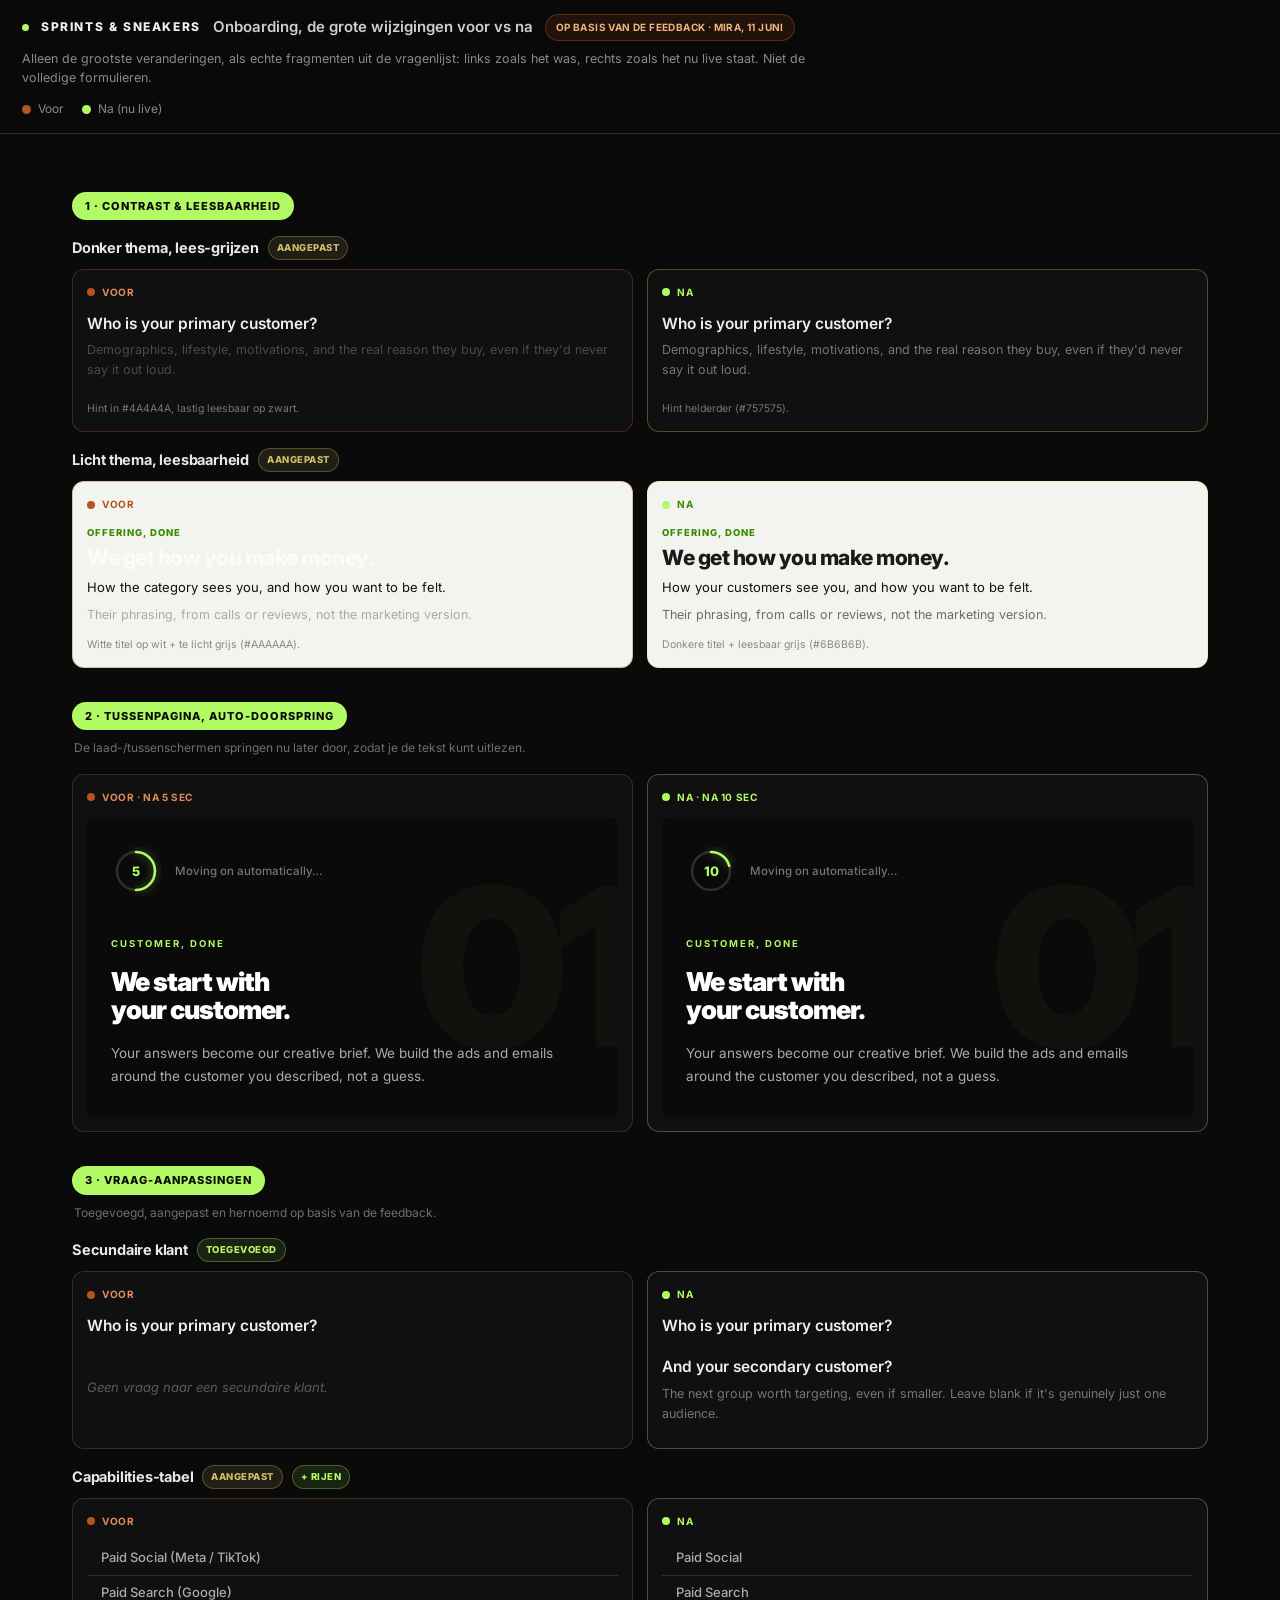
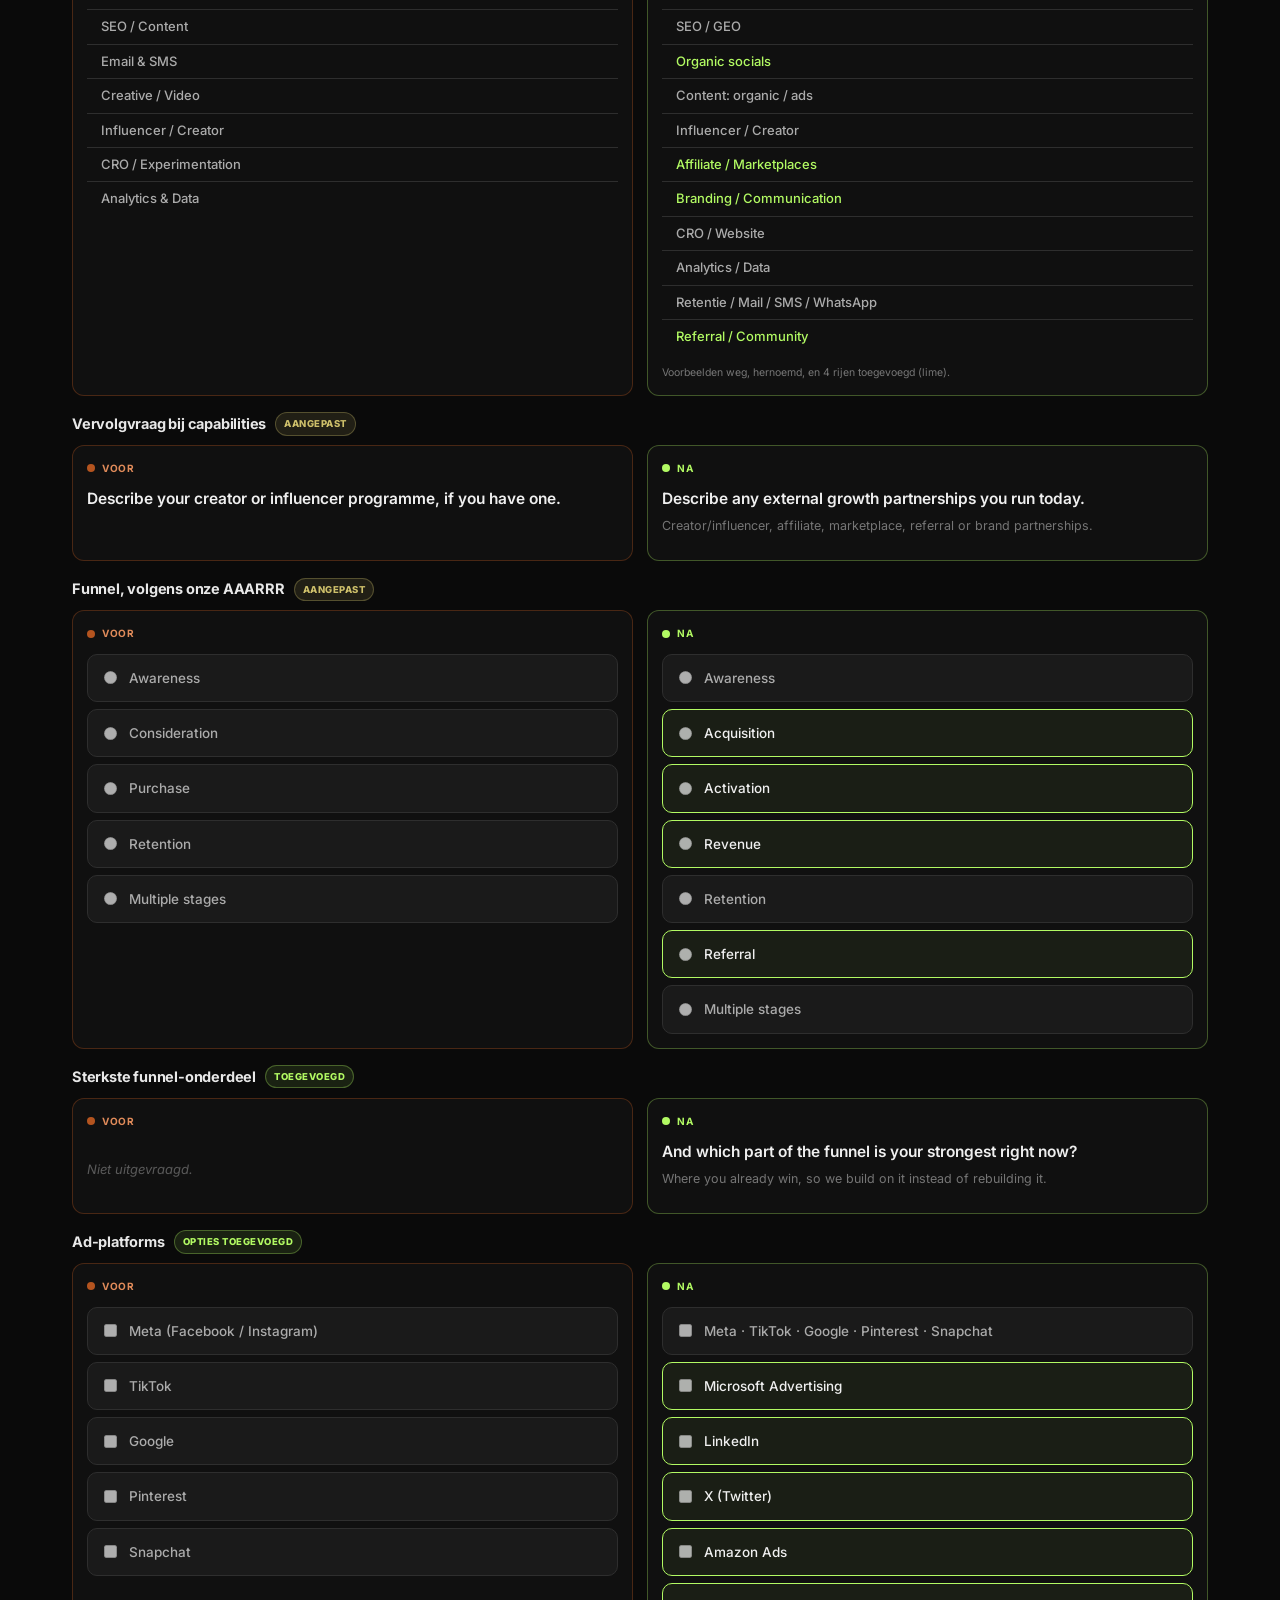
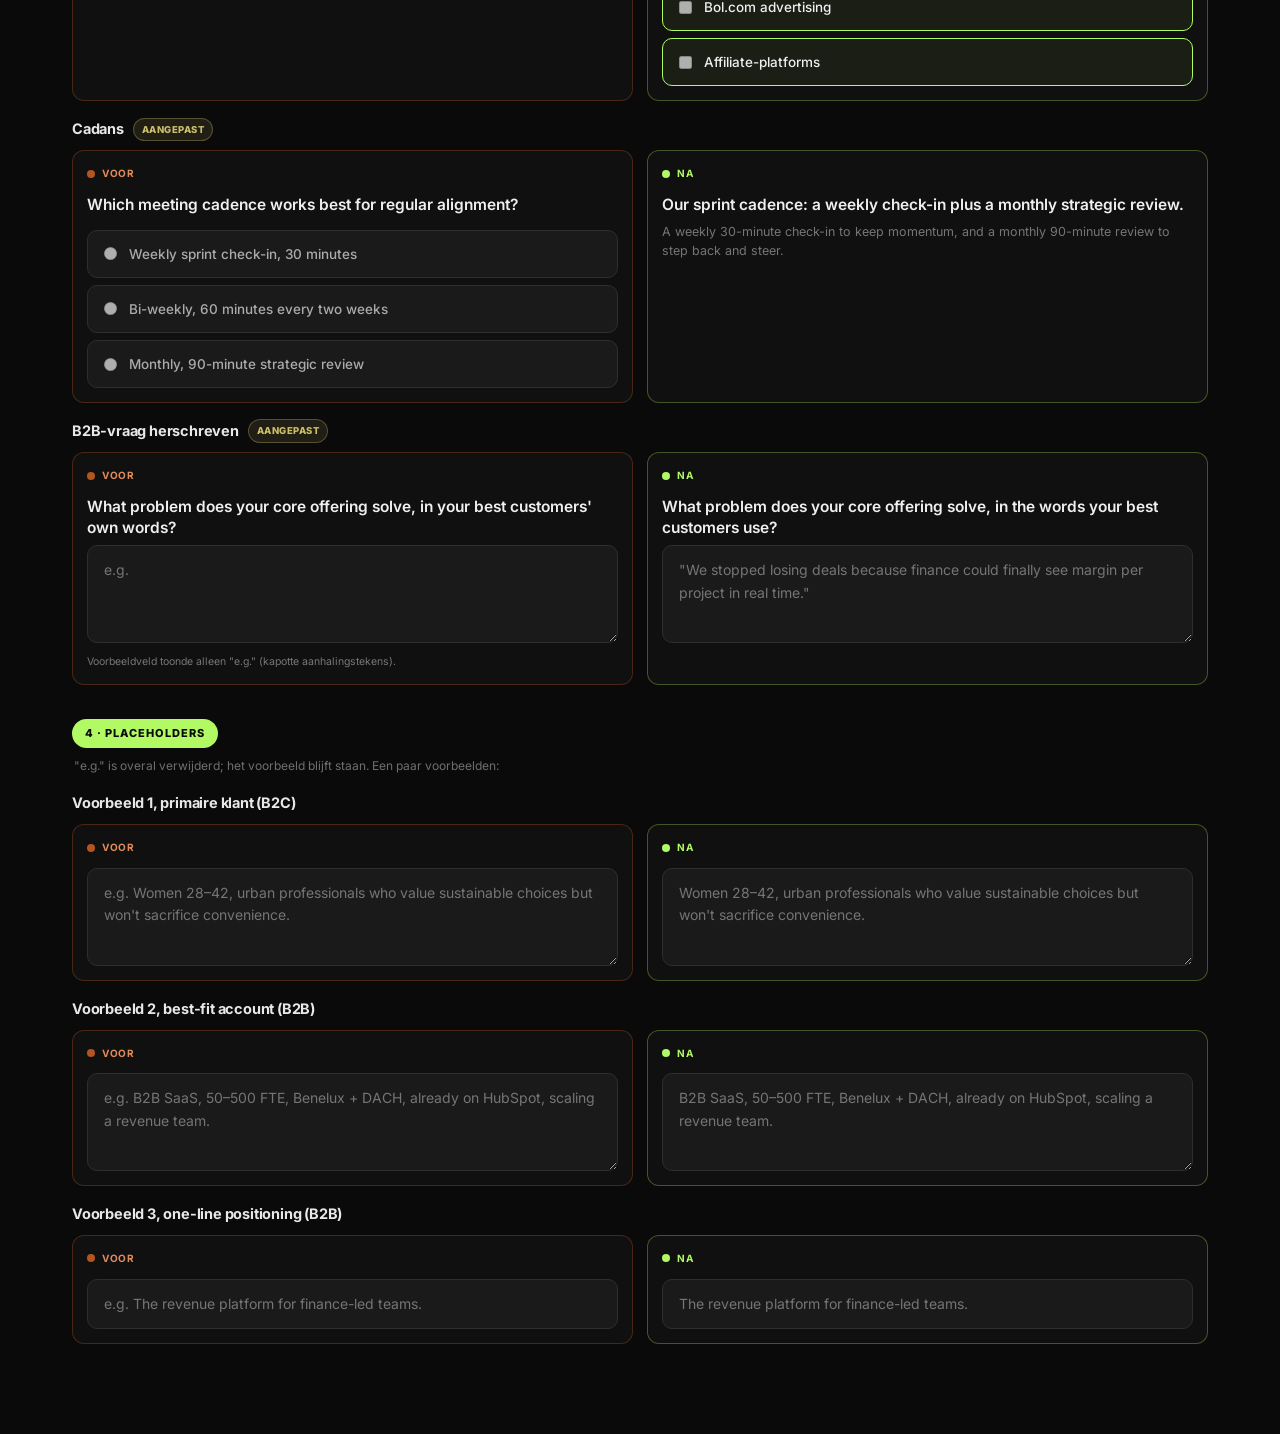
<file: preview/feedback-wijzigingen.html>
<!DOCTYPE html>
<html lang="nl">
<head>
<meta charset="UTF-8">
<meta name="viewport" content="width=device-width, initial-scale=1.0">
<title>Onboarding, grote wijzigingen voor vs na · Sprints &amp; Sneakers</title>
<link rel="preconnect" href="https://fonts.googleapis.com">
<link rel="preconnect" href="https://fonts.gstatic.com" crossorigin>
<link href="https://fonts.googleapis.com/css2?family=Inter:wght@300;400;500;600;700;800;900&display=swap" rel="stylesheet">
<!-- echte vorm-styling, zodat de fragmenten exact renderen zoals in de vragenlijst -->
<link rel="stylesheet" href="_form.css">
<style>
  /* eigen chrome (overschrijft de vorm-body) */
  body{padding:0!important;background:#0a0a0a;color:#efefef;font-family:'Inter',sans-serif}
  .cmp-header{position:sticky;top:0;z-index:30;background:rgba(10,10,10,.96);backdrop-filter:blur(12px);
    -webkit-backdrop-filter:blur(12px);border-bottom:1px solid #2a2a2a;padding:14px 22px}
  .cmp-row{display:flex;align-items:center;gap:12px;flex-wrap:wrap}
  .cmp-dot{width:7px;height:7px;border-radius:50%;background:#B2FA63}
  .cmp-mark{font-size:12px;font-weight:800;letter-spacing:1.6px;text-transform:uppercase}
  .cmp-h1{font-size:15px;font-weight:600;color:#cfcfcf}
  .cmp-badge{font-size:10px;font-weight:700;letter-spacing:.4px;text-transform:uppercase;color:#f0b37a;
    background:rgba(180,84,31,.14);border:1px solid rgba(180,84,31,.4);padding:4px 10px;border-radius:20px}
  .cmp-sub{font-size:12.5px;color:#8a8a8a;margin-top:8px;max-width:840px;line-height:1.55}
  .cmp-legend{display:flex;gap:18px;flex-wrap:wrap;font-size:12px;color:#8a8a8a;margin-top:12px}
  .cmp-legend .k{display:flex;align-items:center;gap:7px}
  .cmp-legend .pip{width:9px;height:9px;border-radius:50%}
  .cmp-legend .now .pip{background:#b4541f}.cmp-legend .new .pip{background:#B2FA63}

  .cmp-wrap{max-width:1180px;margin:0 auto;padding:24px 22px 90px}
  .cmp-sec{margin-top:34px}
  .cmp-sectag{display:inline-block;font-size:11px;font-weight:800;letter-spacing:1px;text-transform:uppercase;
    color:#0a0a0a;background:#B2FA63;padding:5px 13px;border-radius:20px}
  .cmp-secnote{font-size:12px;color:#6f6f6f;margin:8px 0 2px 2px}

  .chg{margin-top:16px}
  .chg-head{display:flex;align-items:center;gap:9px;margin-bottom:9px;flex-wrap:wrap}
  .chg-head h3{font-size:14.5px;font-weight:700;letter-spacing:-.2px;color:#e8e8e8}
  .pill-k{font-size:9.5px;font-weight:800;letter-spacing:.5px;text-transform:uppercase;padding:3px 8px;border-radius:20px}
  .pill-mod{color:#cdbf6a;background:rgba(205,191,106,.12);border:1px solid rgba(205,191,106,.3)}
  .pill-add{color:#B2FA63;background:rgba(178,250,99,.10);border:1px solid rgba(178,250,99,.3)}

  .ba{display:grid;grid-template-columns:1fr 1fr;gap:14px;align-items:stretch}
  .cell{border:1px solid #2a2a2a;border-radius:12px;padding:14px;min-width:0;background:#101010;display:flex;flex-direction:column}
  .cell.before{border-color:rgba(180,84,31,.35)}
  .cell.after{border-color:rgba(178,250,99,.3)}
  .cell.light{background:#f3f3f0}
  .cell-lbl{display:flex;align-items:center;gap:7px;font-size:10px;font-weight:700;letter-spacing:.6px;
    text-transform:uppercase;margin-bottom:12px}
  .cell-lbl .pip{width:8px;height:8px;border-radius:50%}
  .cell.before .cell-lbl{color:#e08b5a}.cell.before .pip{background:#b4541f}
  .cell.after .cell-lbl{color:#B2FA63}.cell.after .pip{background:#B2FA63}
  .empty{color:#5a5a5a;font-size:13px;font-style:italic;margin:auto 0}

  /* bridge-fragment in een vast kader */
  .bridgebox{height:300px;border-radius:8px;overflow:hidden;display:flex;background:#0a0a0a}
  .bridgebox .bridge-wrap{padding:0 24px}
  .bridgebox .bridge-title{font-size:26px}
  .bridgebox .bridge-body{font-size:13.5px;margin-bottom:0}

  /* lichte-thema demo (handmatige kleuren, los van de dark form-css) */
  .lt h4{font-size:9.5px;font-weight:800;letter-spacing:1px;text-transform:uppercase;color:#3A8A00;margin-bottom:6px}
  .lt .title{font-size:21px;font-weight:800;line-height:1.1;letter-spacing:-.5px;margin-bottom:8px}
  .lt .sub{font-size:13px;line-height:1.5}
  .lt .hint{font-size:12.5px;margin-top:8px}
  .tagnote{font-size:10.5px;color:#777;margin-top:10px}
  .cell.light .tagnote{color:#888}

  @media(max-width:820px){.ba{grid-template-columns:1fr}}
</style>
</head>
<body>
<div class="cmp-header">
  <div class="cmp-row">
    <span class="cmp-dot"></span><span class="cmp-mark">Sprints &amp; Sneakers</span>
    <span class="cmp-h1">Onboarding, de grote wijzigingen voor vs na</span>
    <span class="cmp-badge">Op basis van de feedback · Mira, 11 juni</span>
  </div>
  <p class="cmp-sub">Alleen de grootste veranderingen, als echte fragmenten uit de vragenlijst: links zoals het
  was, rechts zoals het nu live staat. Niet de volledige formulieren.</p>
  <div class="cmp-legend">
    <span class="k now"><span class="pip"></span>Voor</span>
    <span class="k new"><span class="pip"></span>Na (nu live)</span>
  </div>
</div>

<div class="cmp-wrap">

  <!-- ══ 1. CONTRAST ══ -->
  <div class="cmp-sec">
    <span class="cmp-sectag">1 · Contrast &amp; leesbaarheid</span>

    <div class="chg">
      <div class="chg-head"><h3>Donker thema, lees-grijzen</h3><span class="pill-k pill-mod">Aangepast</span></div>
      <div class="ba">
        <div class="cell before">
          <div class="cell-lbl"><span class="pip"></span>Voor</div>
          <p class="q-label">Who is your primary customer?</p>
          <p class="q-hint" style="color:#4A4A4A">Demographics, lifestyle, motivations, and the real reason they buy, even if they'd never say it out loud.</p>
          <span class="tagnote">Hint in #4A4A4A, lastig leesbaar op zwart.</span>
        </div>
        <div class="cell after">
          <div class="cell-lbl"><span class="pip"></span>Na</div>
          <p class="q-label">Who is your primary customer?</p>
          <p class="q-hint">Demographics, lifestyle, motivations, and the real reason they buy, even if they'd never say it out loud.</p>
          <span class="tagnote">Hint helderder (#757575).</span>
        </div>
      </div>
    </div>

    <div class="chg">
      <div class="chg-head"><h3>Licht thema, leesbaarheid</h3><span class="pill-k pill-mod">Aangepast</span></div>
      <div class="ba">
        <div class="cell before light lt">
          <div class="cell-lbl" style="color:#b4541f"><span class="pip"></span>Voor</div>
          <h4>Offering, done</h4>
          <div class="title" style="color:#fbfbf8">We get how you make money.</div>
          <div class="sub" style="color:#111">How the category sees you, and how you want to be felt.</div>
          <div class="hint" style="color:#AAAAAA">Their phrasing, from calls or reviews, not the marketing version.</div>
          <span class="tagnote">Witte titel op wit + te licht grijs (#AAAAAA).</span>
        </div>
        <div class="cell after light lt">
          <div class="cell-lbl" style="color:#3A8A00"><span class="pip"></span>Na</div>
          <h4>Offering, done</h4>
          <div class="title" style="color:#1a1a1a">We get how you make money.</div>
          <div class="sub" style="color:#111">How your customers see you, and how you want to be felt.</div>
          <div class="hint" style="color:#6B6B6B">Their phrasing, from calls or reviews, not the marketing version.</div>
          <span class="tagnote">Donkere titel + leesbaar grijs (#6B6B6B).</span>
        </div>
      </div>
    </div>
  </div>

  <!-- ══ 2. TUSSENPAGINA ══ -->
  <div class="cmp-sec">
    <span class="cmp-sectag">2 · Tussenpagina, auto-doorspring</span>
    <p class="cmp-secnote">De laad-/tussenschermen springen nu later door, zodat je de tekst kunt uitlezen.</p>
    <div class="chg">
      <div class="ba">
        <div class="cell before">
          <div class="cell-lbl"><span class="pip"></span>Voor · na 5 sec</div>
          <div class="bridgebox"><div class="bridge-wrap" data-num="01">
            <div class="bridge-timer">
              <svg class="countdown-svg" width="50" height="50" viewBox="0 0 50 50">
                <circle class="ring-bg" cx="25" cy="25" r="19" fill="none" stroke-width="2.5"/>
                <circle class="ring-fg" cx="25" cy="25" r="19" fill="none" stroke-width="2.5" stroke-dasharray="119.38" stroke-dashoffset="60" transform="rotate(-90 25 25)"/>
                <text class="countdown-num" x="25" y="25">5</text>
              </svg>
              <span class="bridge-timer-label">Moving on automatically…</span>
            </div>
            <p class="bridge-eyebrow">Customer, done</p>
            <h2 class="bridge-title">We start with<br>your customer.</h2>
            <p class="bridge-body">Your answers become our creative brief. We build the ads and emails around the customer you described, not a guess.</p>
          </div></div>
        </div>
        <div class="cell after">
          <div class="cell-lbl"><span class="pip"></span>Na · na 10 sec</div>
          <div class="bridgebox"><div class="bridge-wrap" data-num="01">
            <div class="bridge-timer">
              <svg class="countdown-svg" width="50" height="50" viewBox="0 0 50 50">
                <circle class="ring-bg" cx="25" cy="25" r="19" fill="none" stroke-width="2.5"/>
                <circle class="ring-fg" cx="25" cy="25" r="19" fill="none" stroke-width="2.5" stroke-dasharray="119.38" stroke-dashoffset="95" transform="rotate(-90 25 25)"/>
                <text class="countdown-num" x="25" y="25">10</text>
              </svg>
              <span class="bridge-timer-label">Moving on automatically…</span>
            </div>
            <p class="bridge-eyebrow">Customer, done</p>
            <h2 class="bridge-title">We start with<br>your customer.</h2>
            <p class="bridge-body">Your answers become our creative brief. We build the ads and emails around the customer you described, not a guess.</p>
          </div></div>
        </div>
      </div>
    </div>
  </div>

  <!-- ══ 3. VRAGEN ══ -->
  <div class="cmp-sec">
    <span class="cmp-sectag">3 · Vraag-aanpassingen</span>
    <p class="cmp-secnote">Toegevoegd, aangepast en hernoemd op basis van de feedback.</p>

    <div class="chg">
      <div class="chg-head"><h3>Secundaire klant</h3><span class="pill-k pill-add">Toegevoegd</span></div>
      <div class="ba">
        <div class="cell before"><div class="cell-lbl"><span class="pip"></span>Voor</div>
          <p class="q-label">Who is your primary customer?</p>
          <span class="empty">Geen vraag naar een secundaire klant.</span>
        </div>
        <div class="cell after"><div class="cell-lbl"><span class="pip"></span>Na</div>
          <p class="q-label">Who is your primary customer?</p>
          <p class="q-label" style="margin-top:14px">And your secondary customer?</p>
          <p class="q-hint">The next group worth targeting, even if smaller. Leave blank if it's genuinely just one audience.</p>
        </div>
      </div>
    </div>

    <div class="chg">
      <div class="chg-head"><h3>Capabilities-tabel</h3><span class="pill-k pill-mod">Aangepast</span><span class="pill-k pill-add">+ rijen</span></div>
      <div class="ba">
        <div class="cell before"><div class="cell-lbl"><span class="pip"></span>Voor</div>
          <table class="cap-table"><tbody>
            <tr><td>Paid Social (Meta / TikTok)</td></tr>
            <tr><td>Paid Search (Google)</td></tr>
            <tr><td>SEO / Content</td></tr>
            <tr><td>Email &amp; SMS</td></tr>
            <tr><td>Creative / Video</td></tr>
            <tr><td>Influencer / Creator</td></tr>
            <tr><td>CRO / Experimentation</td></tr>
            <tr><td>Analytics &amp; Data</td></tr>
          </tbody></table>
        </div>
        <div class="cell after"><div class="cell-lbl"><span class="pip"></span>Na</div>
          <table class="cap-table"><tbody>
            <tr><td>Paid Social</td></tr>
            <tr><td>Paid Search</td></tr>
            <tr><td>SEO / GEO</td></tr>
            <tr><td style="color:#B2FA63!important">Organic socials</td></tr>
            <tr><td>Content: organic / ads</td></tr>
            <tr><td>Influencer / Creator</td></tr>
            <tr><td style="color:#B2FA63!important">Affiliate / Marketplaces</td></tr>
            <tr><td style="color:#B2FA63!important">Branding / Communication</td></tr>
            <tr><td>CRO / Website</td></tr>
            <tr><td>Analytics / Data</td></tr>
            <tr><td>Retentie / Mail / SMS / WhatsApp</td></tr>
            <tr><td style="color:#B2FA63!important">Referral / Community</td></tr>
          </tbody></table>
          <span class="tagnote">Voorbeelden weg, hernoemd, en 4 rijen toegevoegd (lime).</span>
        </div>
      </div>
    </div>

    <div class="chg">
      <div class="chg-head"><h3>Vervolgvraag bij capabilities</h3><span class="pill-k pill-mod">Aangepast</span></div>
      <div class="ba">
        <div class="cell before"><div class="cell-lbl"><span class="pip"></span>Voor</div>
          <p class="q-label">Describe your creator or influencer programme, if you have one.</p>
        </div>
        <div class="cell after"><div class="cell-lbl"><span class="pip"></span>Na</div>
          <p class="q-label">Describe any external growth partnerships you run today.</p>
          <p class="q-hint">Creator/influencer, affiliate, marketplace, referral or brand partnerships.</p>
        </div>
      </div>
    </div>

    <div class="chg">
      <div class="chg-head"><h3>Funnel, volgens onze AAARRR</h3><span class="pill-k pill-mod">Aangepast</span></div>
      <div class="ba">
        <div class="cell before"><div class="cell-lbl"><span class="pip"></span>Voor</div>
          <div class="options">
            <div class="opt"><input type="radio" disabled><label>Awareness</label></div>
            <div class="opt"><input type="radio" disabled><label>Consideration</label></div>
            <div class="opt"><input type="radio" disabled><label>Purchase</label></div>
            <div class="opt"><input type="radio" disabled><label>Retention</label></div>
            <div class="opt"><input type="radio" disabled><label>Multiple stages</label></div>
          </div>
        </div>
        <div class="cell after"><div class="cell-lbl"><span class="pip"></span>Na</div>
          <div class="options">
            <div class="opt"><input type="radio" disabled><label>Awareness</label></div>
            <div class="opt sel"><input type="radio" disabled><label>Acquisition</label></div>
            <div class="opt sel"><input type="radio" disabled><label>Activation</label></div>
            <div class="opt sel"><input type="radio" disabled><label>Revenue</label></div>
            <div class="opt"><input type="radio" disabled><label>Retention</label></div>
            <div class="opt sel"><input type="radio" disabled><label>Referral</label></div>
            <div class="opt"><input type="radio" disabled><label>Multiple stages</label></div>
          </div>
        </div>
      </div>
    </div>

    <div class="chg">
      <div class="chg-head"><h3>Sterkste funnel-onderdeel</h3><span class="pill-k pill-add">Toegevoegd</span></div>
      <div class="ba">
        <div class="cell before"><div class="cell-lbl"><span class="pip"></span>Voor</div>
          <span class="empty">Niet uitgevraagd.</span>
        </div>
        <div class="cell after"><div class="cell-lbl"><span class="pip"></span>Na</div>
          <p class="q-label">And which part of the funnel is your strongest right now?</p>
          <p class="q-hint">Where you already win, so we build on it instead of rebuilding it.</p>
        </div>
      </div>
    </div>

    <div class="chg">
      <div class="chg-head"><h3>Ad-platforms</h3><span class="pill-k pill-add">Opties toegevoegd</span></div>
      <div class="ba">
        <div class="cell before"><div class="cell-lbl"><span class="pip"></span>Voor</div>
          <div class="options">
            <div class="opt"><input type="checkbox" disabled><label>Meta (Facebook / Instagram)</label></div>
            <div class="opt"><input type="checkbox" disabled><label>TikTok</label></div>
            <div class="opt"><input type="checkbox" disabled><label>Google</label></div>
            <div class="opt"><input type="checkbox" disabled><label>Pinterest</label></div>
            <div class="opt"><input type="checkbox" disabled><label>Snapchat</label></div>
          </div>
        </div>
        <div class="cell after"><div class="cell-lbl"><span class="pip"></span>Na</div>
          <div class="options">
            <div class="opt"><input type="checkbox" disabled><label>Meta · TikTok · Google · Pinterest · Snapchat</label></div>
            <div class="opt sel"><input type="checkbox" disabled><label>Microsoft Advertising</label></div>
            <div class="opt sel"><input type="checkbox" disabled><label>LinkedIn</label></div>
            <div class="opt sel"><input type="checkbox" disabled><label>X (Twitter)</label></div>
            <div class="opt sel"><input type="checkbox" disabled><label>Amazon Ads</label></div>
            <div class="opt sel"><input type="checkbox" disabled><label>Bol.com advertising</label></div>
            <div class="opt sel"><input type="checkbox" disabled><label>Affiliate-platforms</label></div>
          </div>
        </div>
      </div>
    </div>

    <div class="chg">
      <div class="chg-head"><h3>Cadans</h3><span class="pill-k pill-mod">Aangepast</span></div>
      <div class="ba">
        <div class="cell before"><div class="cell-lbl"><span class="pip"></span>Voor</div>
          <p class="q-label">Which meeting cadence works best for regular alignment?</p>
          <div class="options" style="margin-top:8px">
            <div class="opt"><input type="radio" disabled><label>Weekly sprint check-in, 30 minutes</label></div>
            <div class="opt"><input type="radio" disabled><label>Bi-weekly, 60 minutes every two weeks</label></div>
            <div class="opt"><input type="radio" disabled><label>Monthly, 90-minute strategic review</label></div>
          </div>
        </div>
        <div class="cell after"><div class="cell-lbl"><span class="pip"></span>Na</div>
          <p class="q-label">Our sprint cadence: a weekly check-in plus a monthly strategic review.</p>
          <p class="q-hint">A weekly 30-minute check-in to keep momentum, and a monthly 90-minute review to step back and steer.</p>
        </div>
      </div>
    </div>

    <div class="chg">
      <div class="chg-head"><h3>B2B-vraag herschreven</h3><span class="pill-k pill-mod">Aangepast</span></div>
      <div class="ba">
        <div class="cell before"><div class="cell-lbl"><span class="pip"></span>Voor</div>
          <p class="q-label">What problem does your core offering solve, in your best customers' own words?</p>
          <textarea placeholder="e.g. "></textarea>
          <span class="tagnote">Voorbeeldveld toonde alleen "e.g." (kapotte aanhalingstekens).</span>
        </div>
        <div class="cell after"><div class="cell-lbl"><span class="pip"></span>Na</div>
          <p class="q-label">What problem does your core offering solve, in the words your best customers use?</p>
          <textarea placeholder="&quot;We stopped losing deals because finance could finally see margin per project in real time.&quot;"></textarea>
        </div>
      </div>
    </div>
  </div>

  <!-- ══ 4. PLACEHOLDERS ══ -->
  <div class="cmp-sec">
    <span class="cmp-sectag">4 · Placeholders</span>
    <p class="cmp-secnote">"e.g." is overal verwijderd; het voorbeeld blijft staan. Een paar voorbeelden:</p>

    <div class="chg">
      <div class="chg-head"><h3>Voorbeeld 1, primaire klant (B2C)</h3></div>
      <div class="ba">
        <div class="cell before"><div class="cell-lbl"><span class="pip"></span>Voor</div>
          <textarea placeholder="e.g. Women 28–42, urban professionals who value sustainable choices but won't sacrifice convenience."></textarea>
        </div>
        <div class="cell after"><div class="cell-lbl"><span class="pip"></span>Na</div>
          <textarea placeholder="Women 28–42, urban professionals who value sustainable choices but won't sacrifice convenience."></textarea>
        </div>
      </div>
    </div>

    <div class="chg">
      <div class="chg-head"><h3>Voorbeeld 2, best-fit account (B2B)</h3></div>
      <div class="ba">
        <div class="cell before"><div class="cell-lbl"><span class="pip"></span>Voor</div>
          <textarea placeholder="e.g. B2B SaaS, 50–500 FTE, Benelux + DACH, already on HubSpot, scaling a revenue team."></textarea>
        </div>
        <div class="cell after"><div class="cell-lbl"><span class="pip"></span>Na</div>
          <textarea placeholder="B2B SaaS, 50–500 FTE, Benelux + DACH, already on HubSpot, scaling a revenue team."></textarea>
        </div>
      </div>
    </div>

    <div class="chg">
      <div class="chg-head"><h3>Voorbeeld 3, one-line positioning (B2B)</h3></div>
      <div class="ba">
        <div class="cell before"><div class="cell-lbl"><span class="pip"></span>Voor</div>
          <input type="text" placeholder="e.g. The revenue platform for finance-led teams.">
        </div>
        <div class="cell after"><div class="cell-lbl"><span class="pip"></span>Na</div>
          <input type="text" placeholder="The revenue platform for finance-led teams.">
        </div>
      </div>
    </div>
  </div>

</div>
</body>
</html>
</file>
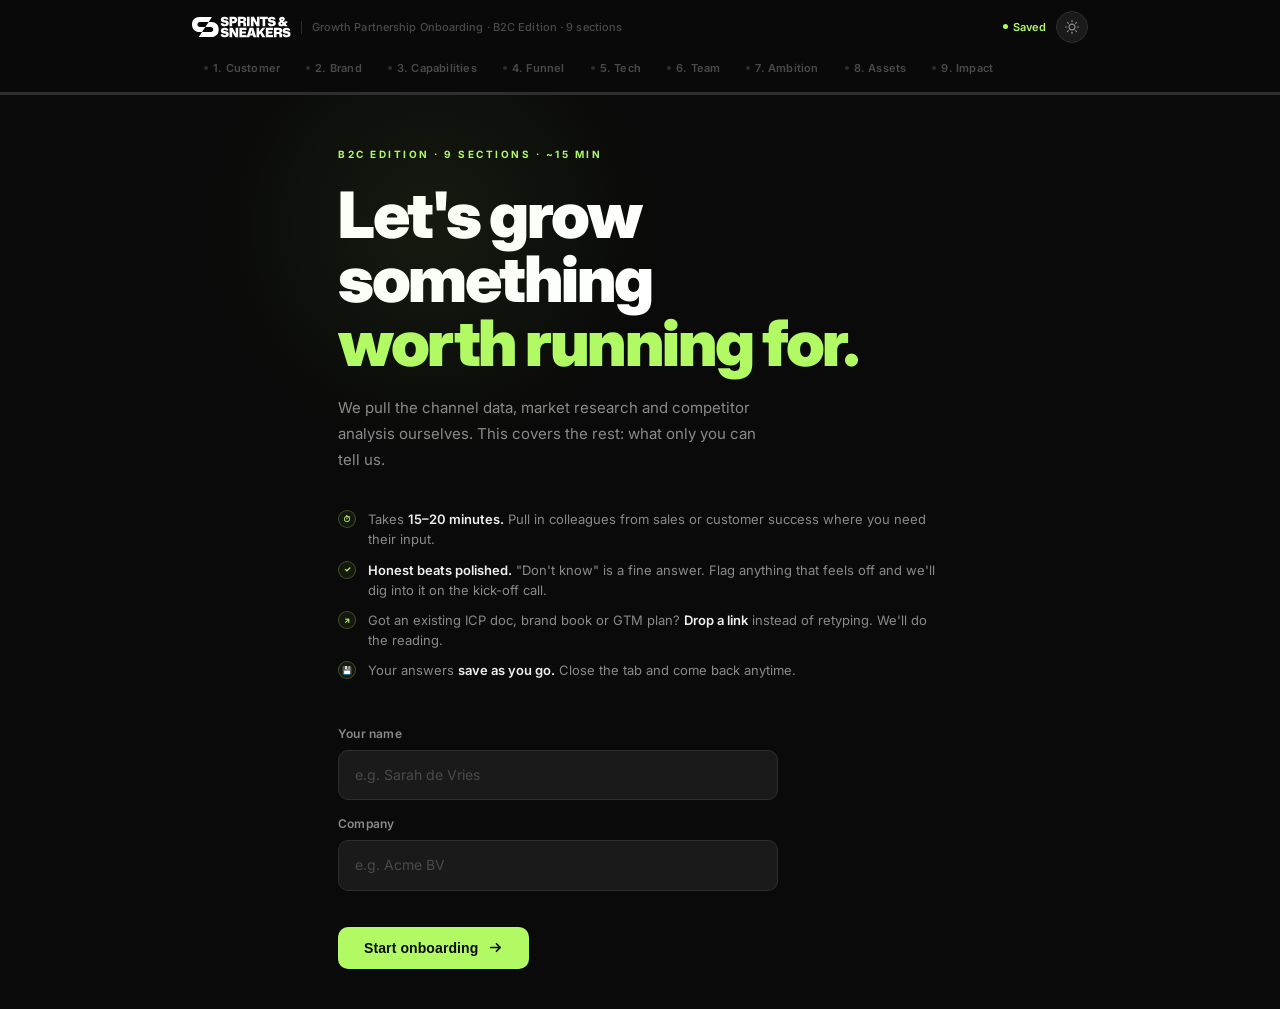
<file: preview/new.html>
<!DOCTYPE html>
<html lang="en">
<head>
<meta charset="UTF-8">
<meta name="viewport" content="width=device-width, initial-scale=1.0">
<title>Growth Partnership Onboarding, Sprints &amp; Sneakers</title>
<link rel="icon" href="favicon.svg" type="image/svg+xml">
<meta name="description" content="Sprints &amp; Sneakers, Growth Partnership onboarding questionnaire for new partners.">
<meta name="robots" content="noindex">
<meta name="theme-color" content="#0A0A0A">
<meta property="og:type" content="website">
<meta property="og:title" content="Growth Partnership Onboarding, Sprints &amp; Sneakers">
<meta property="og:description" content="The onboarding questionnaire for new S&amp;S growth partners, everything only you can tell us.">
<link rel="preconnect" href="https://fonts.googleapis.com">
<link rel="preconnect" href="https://fonts.gstatic.com" crossorigin>
<link href="https://fonts.googleapis.com/css2?family=Inter:wght@300;400;500;600;700;800;900&display=swap" rel="stylesheet">
<style>
*,*::before,*::after{box-sizing:border-box;margin:0;padding:0}

:root{
  --black:       #0A0A0A;
  --black-soft:  #141414;
  --black-card:  #1A1A1A;
  --black-mid:   #222222;
  --black-border:#2E2E2E;
  --black-hover: #242424;
  --lime:        #B2FA63;
  --lime-dim:    #8DCC44;
  --lime-faint:  rgba(178,250,99,0.06);
  --lime-soft:   rgba(178,250,99,0.12);
  --lime-border: rgba(178,250,99,0.25);
  --lime-glow:   rgba(178,250,99,0.08);
  --white:       #FFFFFF;
  --text-high:   #EFEFEF;
  --text-mid:    #8A8A8A;
  --text-low:    #4A4A4A;
  --radius:      10px;
  --radius-lg:   16px;
  --top-h:       106px;
  --bottom-h:    70px;
  --max:         660px;
}

html { scroll-behavior: smooth; }

body {
  font-family: 'Inter', -apple-system, BlinkMacSystemFont, sans-serif;
  background: var(--black);
  color: var(--text-high);
  font-size: 15px;
  line-height: 1.65;
  -webkit-font-smoothing: antialiased;
  min-height: 100vh;
}

/* ── TOP BAR ────────────────────────────── */
.top-bar {
  position: fixed; top: 0; left: 0; right: 0; z-index: 900;
  background: rgba(10,10,10,0.97);
  backdrop-filter: blur(16px);
  -webkit-backdrop-filter: blur(16px);
  border-bottom: 1px solid var(--black-border);
}
.top-row {
  display: flex; align-items: center; justify-content: space-between;
  padding: 0 32px; height: 54px;
  max-width: 960px; margin: 0 auto; gap: 20px;
}
.logo {
  display: flex; align-items: center; gap: 10px; flex-shrink: 0;
}
.logo-mark { display: flex; align-items: center; color: var(--white); flex-shrink: 0; }
.logo-mark svg { height: 22px; width: auto; display: block; }
.logo-sep {
  width: 1px; height: 13px;
  background: var(--black-border); flex-shrink: 0;
}
.logo-label {
  font-size: 11px; font-weight: 500; color: var(--text-low);
  white-space: nowrap; letter-spacing: 0.1px;
}
.save-dot {
  font-size: 11px; font-weight: 600; color: var(--lime);
  opacity: 0; transition: opacity 0.3s; flex-shrink: 0;
  display: flex; align-items: center; gap: 5px;
}
.save-dot::before {
  content: ''; width: 5px; height: 5px; border-radius: 50%;
  background: var(--lime); display: block;
}
.save-dot.show { opacity: 1; }

/* section pills */
.pills-row {
  overflow-x: auto; scrollbar-width: none;
  display: flex; align-items: center; gap: 2px;
  padding: 0 32px 10px;
  max-width: 960px; margin: 0 auto;
}
.pills-row::-webkit-scrollbar { display: none; }
.pill {
  display: flex; align-items: center; gap: 5px;
  padding: 4px 11px; border-radius: 20px;
  font-size: 11px; font-weight: 600; letter-spacing: 0.2px;
  color: var(--text-low); white-space: nowrap; flex-shrink: 0;
  border: 1px solid transparent;
  transition: color 0.2s, background 0.2s, border-color 0.2s;
}
.pill-dot {
  width: 4px; height: 4px; border-radius: 50%;
  background: var(--black-border); flex-shrink: 0;
  transition: background 0.2s;
}
.pill.done { color: var(--text-mid); }
.pill.done .pill-dot { background: var(--lime-dim); }
.pill.active {
  color: var(--lime);
  background: var(--lime-faint);
  border-color: var(--lime-border);
}
.pill.active .pill-dot { background: var(--lime); }

/* progress */
.progress-track { height: 2px; background: var(--black-border); }
.progress-fill {
  height: 100%; background: var(--lime);
  transition: width 0.45s cubic-bezier(0.4, 0, 0.2, 1);
  box-shadow: 0 0 8px rgba(178,250,99,0.4);
}

/* ── MAIN ────────────────────────────────── */
.main { padding-top: var(--top-h); min-height: 100vh; }

/* ── STEP ANIMATION ── */
.step { display: none; }
.step.active { display: block; animation: fadeUp 0.3s ease both; }
.bridge-step { display: none; }
.bridge-step.active { display: flex; animation: fadeUp 0.3s ease both; }

@keyframes fadeUp {
  from { opacity: 0; transform: translateY(12px); }
  to   { opacity: 1; transform: translateY(0); }
}

/* ── WELCOME ─────────────────────────────── */
.welcome-wrap {
  max-width: var(--max); margin: 0 auto;
  padding: 40px 28px;
  min-height: calc(100vh - var(--top-h));
  display: flex; flex-direction: column; justify-content: center;
  position: relative;
}
/* lime glow top-left */
.welcome-wrap::before {
  content: '';
  position: absolute; top: -120px; left: -120px;
  width: 480px; height: 480px; border-radius: 50%;
  background: radial-gradient(circle, rgba(178,250,99,0.07) 0%, transparent 70%);
  pointer-events: none;
}
.welcome-eyebrow {
  font-size: 10px; font-weight: 700; letter-spacing: 2.5px;
  text-transform: uppercase; color: var(--lime); margin-bottom: 20px;
}
.welcome-headline {
  font-size: clamp(40px, 6.5vw, 64px); font-weight: 900;
  letter-spacing: -2.5px; line-height: 1.0;
  color: var(--white); margin-bottom: 20px;
}
.welcome-headline em { font-style: normal; color: var(--lime); }
.welcome-body {
  font-size: 15px; color: var(--text-mid);
  max-width: 440px; line-height: 1.75; margin-bottom: 36px;
}
.welcome-list {
  display: flex; flex-direction: column; gap: 10px; margin-bottom: 44px;
}
.welcome-item {
  display: flex; align-items: flex-start; gap: 12px;
  font-size: 13px; color: var(--text-mid); line-height: 1.55;
}
.w-icon {
  width: 18px; height: 18px; border-radius: 50%; flex-shrink: 0;
  background: var(--lime-faint); border: 1px solid var(--lime-border);
  color: var(--lime); font-size: 8px; font-weight: 800;
  display: flex; align-items: center; justify-content: center; margin-top: 1px;
}
.welcome-item strong { color: var(--text-high); font-weight: 600; }
.welcome-fields {
  display: flex; flex-direction: column; gap: 14px;
  margin-bottom: 36px; max-width: 440px;
}
.wf-row { display: flex; flex-direction: column; gap: 6px; }
.wf-label {
  font-size: 12px; font-weight: 600; letter-spacing: 0.2px;
  color: var(--text-mid);
}
.btn-start {
  display: inline-flex; align-items: center; gap: 10px;
  align-self: flex-start;
  background: var(--lime); color: var(--black);
  font-size: 14px; font-weight: 700; letter-spacing: 0.1px;
  padding: 13px 26px; border-radius: var(--radius);
  border: none; cursor: pointer;
  transition: background 0.15s, transform 0.1s, box-shadow 0.15s;
  box-shadow: 0 0 0 0 rgba(178,250,99,0);
}
.btn-start:hover {
  background: var(--lime-dim); transform: translateY(-1px);
  box-shadow: 0 4px 20px rgba(178,250,99,0.2);
}

/* ── CONTENT SECTION ─────────────────────── */
.content-wrap {
  max-width: var(--max); margin: 0 auto;
  padding: 52px 28px calc(var(--bottom-h) + 48px);
}
.section-tag {
  display: inline-flex; align-items: center; gap: 8px;
  margin-bottom: 14px;
}
.section-num {
  font-size: 9.5px; font-weight: 800; letter-spacing: 1.5px;
  text-transform: uppercase; color: var(--black);
  background: var(--lime); padding: 2px 7px; border-radius: 4px;
}
.section-of {
  font-size: 9.5px; font-weight: 700; letter-spacing: 1.5px;
  text-transform: uppercase; color: var(--text-low);
}
.section-headline {
  font-size: 30px; font-weight: 800; letter-spacing: -0.8px;
  color: var(--white); margin-bottom: 6px; line-height: 1.1;
}
.section-sub {
  font-size: 13.5px; color: var(--text-low); margin-bottom: 44px;
  line-height: 1.55;
}

/* ── QUESTIONS ──────────────────────────── */
.q-block { margin-bottom: 38px; }
.q-label {
  font-size: 15.5px; font-weight: 600; color: var(--text-high);
  margin-bottom: 6px; line-height: 1.4;
}
.q-hint {
  font-size: 12.5px; color: var(--text-low);
  margin-bottom: 11px; line-height: 1.55;
}
.q-hint em { font-style: italic; color: var(--text-mid); }
hr.divider {
  border: none; border-top: 1px solid var(--black-border); margin: 34px 0;
}

/* inputs */
textarea, input[type=text], input[type=url] {
  width: 100%;
  background: var(--black-card);
  border: 1px solid var(--black-border);
  border-radius: var(--radius);
  color: var(--text-high);
  font-family: 'Inter', sans-serif;
  font-size: 14px; line-height: 1.6;
  padding: 13px 16px;
  resize: vertical; outline: none;
  transition: border-color 0.15s, box-shadow 0.15s, background 0.15s;
}
textarea:focus, input[type=text]:focus, input[type=url]:focus {
  border-color: rgba(178,250,99,0.4);
  box-shadow: 0 0 0 3px rgba(178,250,99,0.06);
  background: var(--black-mid);
}
textarea::placeholder, input::placeholder { color: var(--text-low); }
textarea { min-height: 98px; }
textarea.tall { min-height: 136px; }

/* numbered inline rows */
.inline-fields { display: flex; flex-direction: column; gap: 8px; }
.inline-row { display: flex; align-items: flex-start; gap: 10px; }
.inline-num {
  font-size: 10.5px; font-weight: 700; color: var(--lime);
  width: 18px; flex-shrink: 0; padding-top: 15px; text-align: center;
}
.inline-row input[type=text] { flex: 1; margin: 0; }

/* option cards */
.options { display: flex; flex-direction: column; gap: 7px; }
.opt {
  display: flex; align-items: center; gap: 12px;
  background: var(--black-card); border: 1px solid var(--black-border);
  border-radius: var(--radius); padding: 12px 16px; cursor: pointer;
  transition: border-color 0.15s, background 0.15s; user-select: none;
}
.opt:hover { border-color: rgba(178,250,99,0.2); background: var(--black-mid); }
.opt.sel { border-color: var(--lime); background: var(--lime-faint); }
.opt.sel label { color: var(--text-high); }
.opt input { accent-color: var(--lime); cursor: pointer; flex-shrink: 0; }
.opt label {
  font-size: 13.5px; font-weight: 500; color: var(--text-mid);
  cursor: pointer; flex: 1; transition: color 0.15s;
}
.opt:hover label { color: var(--text-high); }

/* stack rows */
.stack-row { display: flex; align-items: center; gap: 10px; margin-bottom: 8px; }
.stack-label {
  font-size: 10.5px; font-weight: 700; letter-spacing: 0.8px;
  text-transform: uppercase; color: var(--text-low);
  width: 116px; flex-shrink: 0;
}
.stack-row input[type=text] { flex: 1; margin: 0; }

/* capabilities table */
.cap-wrap { overflow-x: auto; margin-top: 10px; }
.cap-table { width: 100%; border-collapse: collapse; font-size: 13px; }
.cap-table th {
  text-align: left; font-size: 9.5px; font-weight: 700;
  letter-spacing: 1.2px; text-transform: uppercase; color: var(--text-low);
  padding: 8px 14px; border-bottom: 1px solid var(--black-border);
}
.cap-table td {
  padding: 6px 14px; border-bottom: 1px solid var(--black-border);
  vertical-align: middle;
}
.cap-table tr:last-child td { border-bottom: none; }
.cap-table tr:hover td { background: var(--black-hover); }
.cap-table td:first-child { color: var(--text-mid); font-weight: 500; }
.cap-table select {
  background: var(--black-card); border: 1px solid var(--black-border);
  border-radius: 6px; color: var(--text-high);
  font-family: 'Inter', sans-serif; font-size: 12.5px;
  padding: 5px 10px; outline: none; cursor: pointer; width: 100%;
  transition: border-color 0.15s;
}
.cap-table select:focus { border-color: var(--lime-border); }
.cap-table input[type=text] { margin: 0; padding: 5px 10px; font-size: 12.5px; }

/* label row with tooltip */
.q-label-row { display: flex; align-items: center; gap: 8px; margin-bottom: 6px; }
.tip {
  width: 15px; height: 15px; border-radius: 50%;
  background: var(--black-border); color: var(--text-low);
  font-size: 9px; font-weight: 800;
  display: inline-flex; align-items: center; justify-content: center;
  cursor: help; position: relative; flex-shrink: 0;
}
.tip-body {
  display: none; position: absolute; top: calc(100% + 7px); left: 0;
  background: var(--black-card); border: 1px solid var(--black-border);
  border-radius: 8px; padding: 10px 14px; font-size: 12px;
  color: var(--text-mid); width: 260px; z-index: 100; line-height: 1.55;
  box-shadow: 0 8px 32px rgba(0,0,0,0.5);
}
.tip:hover .tip-body { display: block; }

/* ── BRIDGE SCREENS ──────────────────────── */
.bridge-step {
  min-height: calc(100vh - var(--top-h));
  align-items: stretch;
}
.bridge-wrap {
  max-width: var(--max); margin: 0 auto;
  padding: 0 28px;
  flex: 1;
  display: flex; flex-direction: column; justify-content: center;
  position: relative; overflow: hidden;
}
/* large background number */
.bridge-wrap::before {
  content: attr(data-num);
  position: absolute; right: -20px; top: 50%;
  transform: translateY(-50%);
  font-size: 220px; font-weight: 900; letter-spacing: -10px;
  color: rgba(178,250,99,0.04);
  pointer-events: none; user-select: none; line-height: 1;
}
.bridge-timer {
  display: flex; align-items: center; gap: 14px; margin-bottom: 40px;
}
.countdown-svg { flex-shrink: 0; }
.countdown-svg .ring-bg { stroke: var(--black-border); }
.countdown-svg .ring-fg {
  stroke: var(--lime); stroke-linecap: round;
  transition: stroke-dashoffset 0.1s linear;
  filter: drop-shadow(0 0 4px rgba(178,250,99,0.5));
}
.countdown-num {
  font-size: 13px; font-weight: 800; fill: var(--lime);
  dominant-baseline: central; text-anchor: middle;
}
.bridge-timer-label {
  font-size: 11.5px; color: var(--text-low); font-weight: 500;
}
.bridge-eyebrow {
  font-size: 9.5px; font-weight: 700; letter-spacing: 2px;
  text-transform: uppercase; color: var(--lime); margin-bottom: 16px;
}
.bridge-title {
  font-size: clamp(28px, 4.5vw, 42px); font-weight: 900;
  letter-spacing: -1px; color: var(--white);
  line-height: 1.08; margin-bottom: 18px;
}
.bridge-body {
  font-size: 15.5px; color: var(--text-mid);
  max-width: 460px; line-height: 1.72; margin-bottom: 40px;
}
.btn-bridge {
  display: inline-flex; align-items: center; gap: 10px;
  align-self: flex-start;
  background: transparent;
  border: 1px solid var(--black-border);
  color: var(--text-low); font-size: 13.5px; font-weight: 600;
  padding: 11px 22px; border-radius: var(--radius); cursor: pointer;
  transition: border-color 0.15s, color 0.15s, background 0.15s;
}
.btn-bridge:hover {
  border-color: var(--lime-border);
  color: var(--lime); background: var(--lime-faint);
}

/* ── THANK YOU ───────────────────────────── */
.ty-wrap {
  max-width: var(--max); margin: 0 auto;
  padding: 80px 28px;
  min-height: calc(100vh - var(--top-h));
  display: flex; flex-direction: column; justify-content: center;
}
.ty-check {
  width: 52px; height: 52px; border-radius: 50%;
  background: var(--lime-faint); border: 1px solid var(--lime-border);
  display: flex; align-items: center; justify-content: center;
  font-size: 20px; margin-bottom: 32px;
  box-shadow: 0 0 24px rgba(178,250,99,0.1);
}
.ty-headline {
  font-size: 48px; font-weight: 900; letter-spacing: -2px;
  color: var(--white); margin-bottom: 16px; line-height: 1;
}
.ty-body {
  font-size: 15.5px; color: var(--text-mid);
  line-height: 1.75; max-width: 460px; margin-bottom: 48px;
}
.ty-steps { display: flex; flex-direction: column; gap: 20px; }
.ty-row { display: flex; gap: 18px; align-items: flex-start; }
.ty-num {
  width: 28px; height: 28px; border-radius: 50%;
  background: var(--black-card); border: 1px solid var(--black-border);
  font-size: 11px; font-weight: 700; color: var(--lime);
  display: flex; align-items: center; justify-content: center;
  flex-shrink: 0; margin-top: 1px;
}
.ty-text { font-size: 14px; color: var(--text-mid); line-height: 1.65; }
.ty-text strong { color: var(--text-high); font-weight: 600; }
.ty-footer {
  margin-top: 56px; padding-top: 28px;
  border-top: 1px solid var(--black-border);
}
.ty-footer p { font-size: 12px; color: var(--text-low); line-height: 1.8; }

/* ── BOTTOM NAV ──────────────────────────── */
.bottom-nav {
  position: fixed; bottom: 0; left: 0; right: 0;
  height: var(--bottom-h);
  background: rgba(10,10,10,0.97);
  backdrop-filter: blur(14px);
  -webkit-backdrop-filter: blur(14px);
  border-top: 1px solid var(--black-border);
  display: flex; align-items: center; justify-content: space-between;
  padding: 0 28px; z-index: 800;
}
.bottom-nav.hidden { display: none; }
.btn-back {
  background: transparent; border: 1px solid var(--black-border);
  color: var(--text-low); font-size: 13px; font-weight: 600;
  padding: 9px 18px; border-radius: var(--radius); cursor: pointer;
  transition: color 0.15s, border-color 0.15s;
  font-family: 'Inter', sans-serif;
}
.btn-back:hover { color: var(--text-high); border-color: var(--text-low); }
.btn-back.invisible { visibility: hidden; pointer-events: none; }
.nav-label {
  font-size: 11px; font-weight: 600; color: var(--text-low);
  letter-spacing: 0.3px; text-align: center;
}
.btn-next {
  background: var(--lime); color: var(--black);
  font-size: 13px; font-weight: 700; letter-spacing: 0.1px;
  padding: 10px 22px; border-radius: var(--radius);
  border: none; cursor: pointer;
  transition: background 0.15s, box-shadow 0.15s;
  font-family: 'Inter', sans-serif;
}
.btn-next:hover {
  background: var(--lime-dim);
  box-shadow: 0 0 16px rgba(178,250,99,0.2);
}
.btn-next:disabled {
  opacity: 0.6; cursor: default; box-shadow: none;
}

/* ── CALLOUT BOX ─────────────────────────── */
.callout {
  margin-top: 40px; padding: 24px 26px;
  background: var(--lime-faint); border: 1px solid var(--lime-border);
  border-radius: var(--radius-lg);
}
.callout-label {
  font-size: 9.5px; font-weight: 700; letter-spacing: 2px;
  text-transform: uppercase; color: var(--lime); margin-bottom: 8px;
}
.callout-body { font-size: 13.5px; color: var(--text-mid); line-height: 1.65; }

/* ── FILE UPLOAD ─────────────────────────── */
.upload-examples {
  display: grid; grid-template-columns: repeat(2, 1fr);
  gap: 14px 24px; margin: 4px 0 18px;
}
.ue-head {
  display: block; font-size: 10px; font-weight: 700; letter-spacing: 1.2px;
  text-transform: uppercase; color: var(--lime); margin-bottom: 6px;
}
.ue-col ul { list-style: none; display: flex; flex-direction: column; gap: 3px; }
.ue-col li {
  font-size: 12.5px; color: var(--text-mid); line-height: 1.4;
  padding-left: 13px; position: relative;
}
.ue-col li::before {
  content: ''; position: absolute; left: 0; top: 8px;
  width: 4px; height: 4px; border-radius: 50%; background: var(--black-border);
}
.dropzone {
  border: 1.5px dashed var(--black-border); border-radius: var(--radius-lg);
  padding: 28px 20px; text-align: center; cursor: pointer;
  transition: border-color .15s, background .15s;
}
.dropzone:hover, .dropzone:focus-visible {
  border-color: var(--lime-border); background: var(--lime-faint); outline: none;
}
.dropzone.dragover { border-color: var(--lime); background: var(--lime-soft); }
.dropzone svg { color: var(--text-low); margin-bottom: 8px; transition: color .15s; }
.dropzone:hover svg, .dropzone.dragover svg { color: var(--lime); }
.dz-title { font-size: 13.5px; color: var(--text-mid); }
.dz-link { color: var(--lime); font-weight: 600; }
.dz-sub { font-size: 11.5px; color: var(--text-low); margin-top: 4px; }
.file-list { display: flex; flex-direction: column; gap: 6px; margin-top: 12px; }
.file-chip {
  display: flex; align-items: center; gap: 10px;
  background: var(--black-card); border: 1px solid var(--black-border);
  border-radius: var(--radius); padding: 9px 12px;
}
.fc-name { flex: 1; font-size: 13px; color: var(--text-high); overflow: hidden; text-overflow: ellipsis; white-space: nowrap; }
.fc-size { font-size: 11.5px; color: var(--text-low); flex-shrink: 0; }
.fc-remove { background: none; border: none; color: var(--text-low); cursor: pointer; font-size: 15px; line-height: 1; padding: 0 2px; flex-shrink: 0; transition: color .15s; }
.fc-remove:hover { color: #ff6b6b; }

/* ── THEME TOGGLE BUTTON ─────────────────── */
.theme-toggle {
  width: 32px; height: 32px; border-radius: 50%;
  background: var(--black-card); border: 1px solid var(--black-border);
  color: var(--text-mid); display: flex; align-items: center; justify-content: center;
  cursor: pointer; flex-shrink: 0;
  transition: border-color 0.2s, color 0.2s, background 0.2s;
}
.theme-toggle:hover { border-color: var(--lime-border); color: var(--lime); }
.theme-toggle svg { display: block; }

/* ── LIGHT MODE OVERRIDES ────────────────── */
html[data-theme="light"] body {
  background: #F5F5F2; color: #111111;
}
/* top bar */
html[data-theme="light"] .top-bar {
  background: rgba(245,245,242,0.97); border-color: #E2E2DE;
}
html[data-theme="light"] .logo-mark { color: #111111; }
html[data-theme="light"] .logo-sep { background: #D0D0CC; }
html[data-theme="light"] .logo-label { color: #AAAAAA; }
html[data-theme="light"] .save-dot { color: #3A8A00; }
html[data-theme="light"] .save-dot::before { background: #8DCC44; }
html[data-theme="light"] .theme-toggle {
  background: #FFFFFF; border-color: #E2E2DE; color: #777777;
}
html[data-theme="light"] .theme-toggle:hover {
  border-color: rgba(80,180,0,0.35); color: #3A8A00;
}
/* pills */
html[data-theme="light"] .pill { color: #AAAAAA; }
html[data-theme="light"] .pill-dot { background: #E2E2DE; }
html[data-theme="light"] .pill.done { color: #777777; }
html[data-theme="light"] .pill.done .pill-dot { background: #8DCC44; }
html[data-theme="light"] .pill.active {
  color: #3A8A00; background: rgba(80,180,0,0.08); border-color: rgba(80,180,0,0.25);
}
html[data-theme="light"] .pill.active .pill-dot { background: #8DCC44; }
/* progress */
html[data-theme="light"] .progress-track { background: #E2E2DE; }
/* welcome */
html[data-theme="light"] .welcome-wrap::before { opacity: 0; }
html[data-theme="light"] .welcome-eyebrow { color: #3A8A00; }
html[data-theme="light"] .welcome-headline { color: #111111; }
html[data-theme="light"] .welcome-headline em {
  color: #111111; background: var(--lime);
  padding: 0 6px 3px; border-radius: 6px; display: inline-block;
}
html[data-theme="light"] .welcome-body { color: #555555; }
html[data-theme="light"] .welcome-item { color: #555555; }
html[data-theme="light"] .welcome-item strong { color: #111111; }
html[data-theme="light"] .w-icon { background: var(--lime); color: #111111; border-color: #8DCC44; }
html[data-theme="light"] .btn-start { background: #111111; color: #FFFFFF; box-shadow: none; }
html[data-theme="light"] .btn-start:hover { background: #333333; box-shadow: 0 4px 20px rgba(0,0,0,0.15); }
/* content sections */
html[data-theme="light"] .section-of { color: #AAAAAA; }
html[data-theme="light"] .section-headline { color: #111111; }
html[data-theme="light"] .section-sub { color: #AAAAAA; }
/* questions */
html[data-theme="light"] .q-label { color: #111111; }
html[data-theme="light"] .q-hint { color: #AAAAAA; }
html[data-theme="light"] .q-hint em { color: #777777; }
html[data-theme="light"] .inline-num { color: #3A8A00; }
html[data-theme="light"] hr.divider { border-color: #E2E2DE; }
/* inputs */
html[data-theme="light"] textarea,
html[data-theme="light"] input[type=text],
html[data-theme="light"] input[type=url] {
  background: #FFFFFF; border-color: #E2E2DE; color: #111111;
  box-shadow: 0 1px 3px rgba(0,0,0,0.05);
}
html[data-theme="light"] textarea:focus,
html[data-theme="light"] input[type=text]:focus,
html[data-theme="light"] input[type=url]:focus {
  border-color: #8DCC44; box-shadow: 0 0 0 3px rgba(80,180,0,0.08);
  background: #FFFFFF;
}
html[data-theme="light"] textarea::placeholder,
html[data-theme="light"] input::placeholder { color: #C8C8C4; }
/* options */
html[data-theme="light"] .options .opt {
  background: #FFFFFF; border-color: #E2E2DE;
  box-shadow: 0 1px 3px rgba(0,0,0,0.05);
}
html[data-theme="light"] .options .opt:hover {
  border-color: rgba(80,180,0,0.3); background: rgba(80,180,0,0.05); box-shadow: none;
}
html[data-theme="light"] .options .opt.sel {
  border-color: #8DCC44; background: rgba(80,180,0,0.07);
}
html[data-theme="light"] .options .opt label { color: #777777; }
html[data-theme="light"] .options .opt:hover label,
html[data-theme="light"] .options .opt.sel label { color: #111111; }
/* stack labels */
html[data-theme="light"] .stack-label { color: #AAAAAA; }
/* cap table */
html[data-theme="light"] .cap-table th { color: #AAAAAA; border-color: #E2E2DE; }
html[data-theme="light"] .cap-table td { border-color: #E8E8E4; }
html[data-theme="light"] .cap-table tr:hover td { background: #F5F5F2; }
html[data-theme="light"] .cap-table td:first-child { color: #555555; }
html[data-theme="light"] .cap-table select {
  background: #FFFFFF; border-color: #E2E2DE; color: #111111;
}
html[data-theme="light"] .cap-table select:focus { border-color: #8DCC44; }
html[data-theme="light"] .cap-table input[type=text] { box-shadow: none; }
/* tooltip */
html[data-theme="light"] .tip { background: #E2E2DE; color: #777777; }
html[data-theme="light"] .tip-body { background: #111111; color: #CCCCCC; }
/* callout */
html[data-theme="light"] .callout {
  background: rgba(80,180,0,0.07); border-color: rgba(80,180,0,0.22);
}
html[data-theme="light"] .callout-label { color: #3A8A00; }
html[data-theme="light"] .callout-body { color: #555555; }
/* file upload */
html[data-theme="light"] .ue-head { color: #3A8A00; }
html[data-theme="light"] .ue-col li { color: #555555; }
html[data-theme="light"] .ue-col li::before { background: #C8C8C4; }
html[data-theme="light"] .dropzone { border-color: #D8D8D4; background: #FFFFFF; }
html[data-theme="light"] .dropzone:hover, html[data-theme="light"] .dropzone:focus-visible { border-color: rgba(80,180,0,0.4); background: rgba(80,180,0,0.05); }
html[data-theme="light"] .dz-title { color: #555555; }
html[data-theme="light"] .dz-sub { color: #AAAAAA; }
html[data-theme="light"] .dz-link { color: #3A8A00; }
html[data-theme="light"] .file-chip { background: #FFFFFF; border-color: #E2E2DE; box-shadow: 0 1px 3px rgba(0,0,0,0.05); }
html[data-theme="light"] .fc-name { color: #111111; }
/* thank you */
html[data-theme="light"] .ty-check {
  background: var(--lime); border: none; box-shadow: 0 4px 20px rgba(80,180,0,0.2);
}
html[data-theme="light"] .ty-headline { color: #111111; }
html[data-theme="light"] .ty-body { color: #555555; }
html[data-theme="light"] .ty-num { background: var(--lime); color: #111111; border: none; }
html[data-theme="light"] .ty-text { color: #555555; }
html[data-theme="light"] .ty-text strong { color: #111111; }
html[data-theme="light"] .ty-footer { border-color: #E2E2DE; }
html[data-theme="light"] .ty-footer p { color: #AAAAAA; }
/* bottom nav */
html[data-theme="light"] .bottom-nav {
  background: rgba(245,245,242,0.97); border-color: #E2E2DE;
}
html[data-theme="light"] .btn-back { color: #AAAAAA; border-color: #E2E2DE; }
html[data-theme="light"] .btn-back:hover { color: #111111; border-color: #C0C0BC; }
html[data-theme="light"] .nav-label { color: #AAAAAA; }
html[data-theme="light"] .btn-next { background: #111111; color: #FFFFFF; }
html[data-theme="light"] .btn-next:hover { background: #333333; box-shadow: 0 4px 16px rgba(0,0,0,0.15); }

/* ── RESPONSIVE ──────────────────────────── */
@media (max-width: 620px) {
  .top-row, .pills-row { padding-left: 18px; padding-right: 18px; }
  .content-wrap, .welcome-wrap, .bridge-wrap, .ty-wrap { padding-left: 18px; padding-right: 18px; }
  .bottom-nav { padding: 0 18px; }
  .logo-label { display: none; }
  .logo-sep { display: none; }
  .cap-table { font-size: 12px; }
  .upload-examples { grid-template-columns: 1fr; }
}
</style>
<!-- prevent flash of wrong theme -->
<script>
  (function(){
    const t = localStorage.getItem('ss_theme');
    if (t) document.documentElement.setAttribute('data-theme', t);
  })();
</script>
</head>
<body>

<!-- ── TOP BAR ── -->
<header class="top-bar">
  <div class="top-row">
    <div class="logo">
      <span class="logo-mark" role="img" aria-label="Sprints &amp; Sneakers">
        <svg viewBox="0 0 1645 367" fill="currentColor" aria-hidden="true"><path d="M0 140.383C0 121.499 2.88061 104.536 8.64183 89.4923C14.7231 74.1291 23.2049 61.0063 34.0872 50.124C45.2896 38.9216 58.5724 30.4398 73.9357 24.6786C89.2989 18.5973 106.262 15.5566 124.826 15.5566H332.23L278.459 99.5744H132.508C120.025 99.5744 109.943 103.415 102.262 111.097C94.58 118.779 90.7392 129.021 90.7392 141.823C90.7392 154.306 94.58 164.388 102.262 172.07C109.943 179.751 120.025 183.592 132.508 183.592H222.767L166.595 267.61H124.826C106.262 267.61 89.2989 264.729 73.9357 258.968C58.5724 252.887 45.2896 244.405 34.0872 233.523C23.2049 222.32 14.7231 209.038 8.64183 193.674C2.88061 178.311 0 161.348 0 142.784V140.383Z"/><path d="M445.543 226.799C445.543 245.363 442.502 262.327 436.421 277.69C430.66 293.053 422.178 306.336 410.976 317.538C400.093 328.421 386.97 336.903 371.607 342.984C356.564 348.745 339.6 351.626 320.716 351.626H113.312L167.084 267.608H312.555C325.037 267.608 335.119 263.767 342.801 256.085C350.483 248.404 354.324 238.162 354.324 225.359C354.324 212.876 350.483 202.794 342.801 195.113C335.119 187.431 325.037 183.59 312.555 183.59H222.776L278.948 99.5723H320.716C339.6 99.5723 356.564 102.613 371.607 108.694C386.97 114.455 400.093 122.937 410.976 134.14C422.178 145.022 430.66 158.145 436.421 173.508C442.502 188.551 445.543 205.515 445.543 224.399V226.799Z"/><path d="M545.374 172.743C501.913 172.743 477.816 152.089 477.816 120.892H522.137C522.137 132.08 529.237 139.61 547.31 139.61C559.789 139.61 567.75 135.307 567.75 127.131C567.75 115.513 561.94 114.007 535.907 110.134C499.547 104.755 481.044 90.1252 481.044 62.5858C481.044 30.7434 505.786 11.8101 545.804 11.8101C583.456 11.8101 608.628 30.7434 608.628 59.1434H564.737C564.092 47.5252 554.195 44.298 544.728 44.298C533.54 44.298 526.225 49.0313 526.225 56.7767C526.225 68.1798 535.692 68.8252 559.789 72.4828C584.747 76.1404 613.146 83.0252 613.146 122.613C613.146 152.089 590.771 172.743 545.374 172.743ZM625.753 170.592V13.7465H696.968C731.607 13.7465 754.414 33.1101 754.414 66.8888C754.414 98.7312 733.759 120.677 696.968 120.677H669.429V170.592H625.753ZM689.223 50.3222H669.429V87.3282H689.223C698.474 87.3282 710.092 85.3919 710.092 68.6101C710.092 52.4737 698.474 50.3222 689.223 50.3222ZM764.853 170.592V13.7465H846.611C885.768 13.7465 904.271 30.3131 904.271 60.4343C904.271 78.9373 893.514 93.7828 877.378 97.4403V98.9464C892.223 102.174 900.184 111.425 900.184 128.852V151.658C900.184 157.683 900.184 164.352 902.981 170.592H859.09C857.368 167.149 856.508 160.049 856.508 151.874V136.383C856.508 125.41 852.205 118.74 836.499 118.74H808.529V170.592H764.853ZM808.529 84.5313H840.156C854.141 84.5313 859.52 76.7858 859.52 66.4585C859.52 53.7646 851.559 49.4616 840.156 49.4616H808.529V84.5313ZM916.981 170.592V13.7465H960.656V170.592H916.981ZM981.702 170.592V13.7465H1033.12L1084.11 109.919H1085.84L1084.33 62.1555V13.7465H1126.28V170.592H1077.88L1026.88 77.8616H1025.16L1026.24 119.816V170.592H981.702ZM1177.4 170.592V51.1828H1134.15V13.7465H1265.61V51.1828H1221.07V170.592H1177.4ZM1330.6 172.743C1287.14 172.743 1263.04 152.089 1263.04 120.892H1307.36C1307.36 132.08 1314.46 139.61 1332.54 139.61C1345.02 139.61 1352.98 135.307 1352.98 127.131C1352.98 115.513 1347.17 114.007 1321.13 110.134C1284.77 104.755 1266.27 90.1252 1266.27 62.5858C1266.27 30.7434 1291.01 11.8101 1331.03 11.8101C1368.68 11.8101 1393.86 30.7434 1393.86 59.1434H1349.96C1349.32 47.5252 1339.42 44.298 1329.96 44.298C1318.77 44.298 1311.45 49.0313 1311.45 56.7767C1311.45 68.1798 1320.92 68.8252 1345.02 72.4828C1369.97 76.1404 1398.37 83.0252 1398.37 122.613C1398.37 152.089 1376 172.743 1330.6 172.743ZM1489.32 172.743C1459.85 172.743 1439.19 156.607 1439.19 129.498C1439.19 111.855 1451.46 95.504 1469.96 87.9737C1459.42 77.8616 1453.39 65.5979 1453.39 52.904C1453.39 28.1616 1474.26 11.595 1503.09 11.595C1530.2 11.595 1548.7 28.3768 1548.7 51.6131C1548.7 68.8252 1537.95 82.5949 1521.59 89.4797V90.7706L1539.45 109.919C1543.11 103.465 1545.48 94.6434 1545.91 85.607H1588.72V116.159H1572.8C1570.65 123.258 1566.78 130.143 1562.69 135.092L1595.61 170.592H1546.12L1534.29 157.683C1523.96 167.58 1506.53 172.743 1489.32 172.743ZM1501.37 70.3313H1502.88C1509.55 66.8888 1513.42 61.0798 1513.42 55.0555C1513.42 48.8161 1509.33 44.5131 1503.31 44.5131C1497.07 44.5131 1492.55 49.2464 1492.55 55.0555C1492.55 60.4343 1496.64 66.4585 1501.37 70.3313ZM1480.29 124.334C1480.29 133.371 1486.96 139.18 1496.42 139.18C1502.45 139.18 1508.26 137.458 1511.91 133.371L1490.18 109.489C1484.59 112.071 1480.29 117.019 1480.29 124.334ZM545.374 355.743C501.913 355.743 477.816 335.089 477.816 303.892H522.137C522.137 315.08 529.237 322.61 547.31 322.61C559.789 322.61 567.75 318.307 567.75 310.131C567.75 298.513 561.94 297.007 535.907 293.134C499.547 287.755 481.044 273.125 481.044 245.586C481.044 213.743 505.786 194.81 545.804 194.81C583.456 194.81 608.628 213.743 608.628 242.143H564.737C564.092 230.525 554.195 227.298 544.728 227.298C533.54 227.298 526.225 232.031 526.225 239.777C526.225 251.18 535.692 251.825 559.789 255.483C584.747 259.14 613.146 266.025 613.146 305.613C613.146 335.089 590.771 355.743 545.374 355.743ZM625.753 353.592V196.746H677.174L728.165 292.919H729.886L728.38 245.156V196.746H770.335V353.592H721.926L670.935 260.862H669.214L670.289 302.816V353.592H625.753ZM791.327 353.592V196.746H909.66V233.752H835.003V256.989H898.903V291.628H835.003V316.586H910.306V353.592H791.327ZM910.95 353.592L959.789 196.746H1021.97L1070.81 353.592H1025.41L1017.23 325.622H964.522L956.346 353.592H910.95ZM974.204 292.489H1007.55L998.301 260.862L991.631 235.904H990.125L983.456 260.862L974.204 292.489ZM1076.67 353.592V196.746H1120.35V263.013L1171.55 196.746H1223.19L1167.68 261.722L1223.62 353.592H1172.2L1137.77 293.349L1120.35 313.574V353.592H1076.67ZM1231.32 353.592V196.746H1349.65V233.752H1275V256.989H1338.9V291.628H1275V316.586H1350.3V353.592H1231.32ZM1366.22 353.592V196.746H1447.98C1487.13 196.746 1505.64 213.313 1505.64 243.434C1505.64 261.937 1494.88 276.783 1478.74 280.44V281.946C1493.59 285.174 1501.55 294.425 1501.55 311.852V334.658C1501.55 340.683 1501.55 347.352 1504.35 353.592H1460.45C1458.73 350.149 1457.87 343.049 1457.87 334.874V319.383C1457.87 308.41 1453.57 301.74 1437.86 301.74H1409.89V353.592H1366.22ZM1409.89 267.531H1441.52C1455.51 267.531 1460.88 259.786 1460.88 249.459C1460.88 236.765 1452.92 232.462 1441.52 232.462H1409.89V267.531ZM1576.44 355.743C1532.98 355.743 1508.88 335.089 1508.88 303.892H1553.2C1553.2 315.08 1560.3 322.61 1578.37 322.61C1590.85 322.61 1598.81 318.307 1598.81 310.131C1598.81 298.513 1593 297.007 1566.97 293.134C1530.61 287.755 1512.11 273.125 1512.11 245.586C1512.11 213.743 1536.85 194.81 1576.87 194.81C1614.52 194.81 1639.69 213.743 1639.69 242.143H1595.8C1595.15 230.525 1585.26 227.298 1575.79 227.298C1564.6 227.298 1557.29 232.031 1557.29 239.777C1557.29 251.18 1566.75 251.825 1590.85 255.483C1615.81 259.14 1644.21 266.025 1644.21 305.613C1644.21 335.089 1621.83 355.743 1576.44 355.743Z"/></svg>
      </span>
      <div class="logo-sep"></div>
      <span class="logo-label">Growth Partnership Onboarding &middot; B2C Edition &middot; 9 sections</span>
    </div>
    <div style="display:flex;align-items:center;gap:10px;flex-shrink:0">
      <div class="save-dot" id="saveDot">Saved</div>
      <button class="theme-toggle" id="themeToggle" onclick="toggleTheme()" title="Switch to light mode" aria-label="Toggle theme"></button>
    </div>
  </div>
  <div class="pills-row" id="pillsRow"></div>
  <div class="progress-track">
    <div class="progress-fill" id="progressFill" style="width:0%"></div>
  </div>
</header>

<main class="main">

<!-- ══ WELCOME ══════════════════════════════════════ -->
<div class="step active" id="step-0">
  <div class="welcome-wrap">
    <p class="welcome-eyebrow">B2C Edition &middot; 9 sections &middot; ~15 min</p>
    <h1 class="welcome-headline">Let's grow<br>something<br><em>worth running for.</em></h1>
    <p class="welcome-body">We pull the channel data, market research and competitor analysis ourselves. This covers the rest: what only you can tell us.</p>
    <div class="welcome-list">
      <div class="welcome-item">
        <div class="w-icon">⏱</div>
        <span>Takes <strong>15–20 minutes.</strong> Pull in colleagues from sales or customer success where you need their input.</span>
      </div>
      <div class="welcome-item">
        <div class="w-icon">✓</div>
        <span><strong>Honest beats polished.</strong> "Don't know" is a fine answer. Flag anything that feels off and we'll dig into it on the kick-off call.</span>
      </div>
      <div class="welcome-item">
        <div class="w-icon">↗</div>
        <span>Got an existing ICP doc, brand book or GTM plan? <strong>Drop a link</strong> instead of retyping. We'll do the reading.</span>
      </div>
      <div class="welcome-item">
        <div class="w-icon">💾</div>
        <span>Your answers <strong>save as you go.</strong> Close the tab and come back anytime.</span>
      </div>
    </div>
    <div class="welcome-fields">
      <div class="wf-row">
        <label class="wf-label" for="meta_name">Your name</label>
        <input type="text" id="meta_name" placeholder="e.g. Sarah de Vries" autocomplete="name">
      </div>
      <div class="wf-row">
        <label class="wf-label" for="meta_company">Company</label>
        <input type="text" id="meta_company" placeholder="e.g. Acme BV" autocomplete="organization">
      </div>
    </div>
    <button class="btn-start" onclick="goToStep(1)">
      Start onboarding
      <svg width="15" height="15" fill="none" viewBox="0 0 16 16"><path d="M3 8h10M9 4l4 4-4 4" stroke="currentColor" stroke-width="1.8" stroke-linecap="round" stroke-linejoin="round"/></svg>
    </button>
  </div>
</div>

<!-- ══ SECTION 1: YOUR CUSTOMER ════════════════════ -->
<div class="step" id="step-1" data-section="1">
  <div class="content-wrap">
    <div class="section-tag">
      <span class="section-num">01</span>
      <span class="section-of">of 9</span>
    </div>
    <h2 class="section-headline">Your Customer</h2>
    <p class="section-sub">Who buys, who sticks, and who isn't worth chasing.</p>

    <div class="q-block">
      <p class="q-label">Who is your primary customer?</p>
      <p class="q-hint">Demographics, lifestyle, motivations, and the real reason they buy, even if they'd never say it out loud.</p>
      <textarea class="tall" id="q1_1" placeholder="e.g. Women 28–42, urban professionals who value sustainable choices but won't sacrifice convenience. They'd never admit the real reason they buy is the social signal, not the values it represents."></textarea>
    </div>

    <div class="q-block">
      <p class="q-label">Who is explicitly <em>not</em> your customer?</p>
      <p class="q-hint">High returns, low LTV, wrong fit, name the profiles that consistently underperform. Knowing who to avoid sharpens targeting immediately.</p>
      <textarea id="q1_2" placeholder="e.g. Price-driven buyers looking for the cheapest option, or customers who need constant hand-holding, our product is self-serve by design."></textarea>
    </div>

    <hr class="divider">

    <div class="q-block">
      <p class="q-label">Top 3 reasons customers say they chose you.</p>
      <p class="q-hint">Use their words, from reviews, surveys or support tickets. Not what you believe; what they've actually said.</p>
      <div class="inline-fields">
        <div class="inline-row"><span class="inline-num">1</span><input type="text" id="q1_3a" placeholder="e.g. Fastest delivery in the category"></div>
        <div class="inline-row"><span class="inline-num">2</span><input type="text" id="q1_3b"></div>
        <div class="inline-row"><span class="inline-num">3</span><input type="text" id="q1_3c"></div>
      </div>
    </div>

    <div class="q-block">
      <p class="q-label">Top 3 reasons customers don't buy, return the product, or complain.</p>
      <p class="q-hint">Same sources. "Price" isn't specific enough, tell us the real reason behind the objection.</p>
      <div class="inline-fields">
        <div class="inline-row"><span class="inline-num">1</span><input type="text" id="q1_4a" placeholder="e.g. Confused by sizing, exchanged twice, then returned"></div>
        <div class="inline-row"><span class="inline-num">2</span><input type="text" id="q1_4b"></div>
        <div class="inline-row"><span class="inline-num">3</span><input type="text" id="q1_4c"></div>
      </div>
    </div>

    <hr class="divider">

    <div class="q-block">
      <p class="q-label">What do you know about your customers that the data won't show us?</p>
      <p class="q-hint">How they really find you, or how they feel about you, the things that never make it into the numbers.</p>
      <textarea id="q1_5" placeholder="e.g. Most new customers heard about us from a friend in person, that never shows up in analytics. And people trust us because the founder still answers DMs herself."></textarea>
    </div>
  </div>
</div>

<!-- BRIDGE 1 -->
<div class="bridge-step" id="bridge-1">
  <div class="bridge-wrap" data-num="01">
    <div class="bridge-timer">
      <svg class="countdown-svg" width="50" height="50" viewBox="0 0 50 50">
        <circle class="ring-bg" cx="25" cy="25" r="19" fill="none" stroke-width="2.5"/>
        <circle class="ring-fg" id="ring-1" cx="25" cy="25" r="19" fill="none" stroke-width="2.5"
          stroke-dasharray="119.38" stroke-dashoffset="0" transform="rotate(-90 25 25)"/>
        <text class="countdown-num" id="num-1" x="25" y="25">5</text>
      </svg>
      <span class="bridge-timer-label">Moving on automatically…</span>
    </div>
    <p class="bridge-eyebrow">Customer, done</p>
    <h2 class="bridge-title">We start with<br>your customer.</h2>
    <p class="bridge-body">Your answers become our creative brief. We build the ads and emails around the customer you described, not a guess. Knowing who you're not chasing saves us just as much.</p>
    <button class="btn-bridge" onclick="advanceBridge(1)">Continue to Brand &amp; Positioning →</button>
  </div>
</div>

<!-- ══ SECTION 2: BRAND & POSITIONING ══════════════ -->
<div class="step" id="step-2" data-section="2">
  <div class="content-wrap">
    <div class="section-tag">
      <span class="section-num">02</span>
      <span class="section-of">of 9</span>
    </div>
    <h2 class="section-headline">Brand &amp; Positioning</h2>
    <p class="section-sub">How the category sees you, and how you want to be felt.</p>

    <div class="q-block">
      <p class="q-label">The three brands customers most often consider alongside you.</p>
      <div class="inline-fields">
        <div class="inline-row"><span class="inline-num">1</span><input type="text" id="q2_1a"></div>
        <div class="inline-row"><span class="inline-num">2</span><input type="text" id="q2_1b"></div>
        <div class="inline-row"><span class="inline-num">3</span><input type="text" id="q2_1c"></div>
      </div>
    </div>

    <div class="q-block">
      <p class="q-label">Why do customers ultimately choose <em>you</em> over those brands?</p>
      <p class="q-hint">One sentence. The real reason, not the marketing version.</p>
      <input type="text" id="q2_2" placeholder="e.g. We're the only brand in this category that actually talks to you like an adult.">
    </div>

    <hr class="divider">

    <div class="q-block">
      <p class="q-label">Your current one-line brand promise.</p>
      <p class="q-hint">No brand promise yet? Write what you'd want it to be.</p>
      <input type="text" id="q2_3" placeholder="e.g. Skincare that works while you sleep.">
    </div>

    <div class="q-block">
      <p class="q-label">If you could own one feeling or position in your market, what would it be?</p>
      <p class="q-hint">Think in brand perceptions, not product features.</p>
      <textarea id="q2_4" placeholder="e.g. The brand that made sustainable packaging feel desirable, not preachy."></textarea>
    </div>

    <div class="q-block">
      <p class="q-label">Which category cliché would you happily call out in your marketing?</p>
      <p class="q-hint">The tired buzzwords and hollow claims every competitor repeats, the ones you find embarrassing.</p>
      <textarea id="q2_5" placeholder="e.g. 'Clean beauty' as a lazy claim with no standards behind it, we'd call that out directly."></textarea>
    </div>

    <hr class="divider">

    <div class="q-block">
      <p class="q-label">How well-known is your brand right now, and how do you measure that?</p>
      <p class="q-hint">Your honest read on awareness, plus how you track it: surveys, branded search, social mentions… or not at all yet.</p>
      <textarea id="q2_6" placeholder="e.g. Strong in Amsterdam, barely known outside the Randstad. We mostly watch branded search volume and the odd customer survey, no formal brand tracking."></textarea>
    </div>

    <div class="q-block">
      <p class="q-label">What's shifting in your market right now?</p>
      <p class="q-hint">Trends, changes in demand or behaviour, new entrants, anything moving that we should factor into the strategy.</p>
      <textarea id="q2_7" placeholder="e.g. Customers increasingly expect next-day delivery, and two well-funded competitors entered last year, pricing pressure is building."></textarea>
    </div>
  </div>
</div>

<!-- BRIDGE 2 -->
<div class="bridge-step" id="bridge-2">
  <div class="bridge-wrap" data-num="02">
    <div class="bridge-timer">
      <svg class="countdown-svg" width="50" height="50" viewBox="0 0 50 50">
        <circle class="ring-bg" cx="25" cy="25" r="19" fill="none" stroke-width="2.5"/>
        <circle class="ring-fg" id="ring-2" cx="25" cy="25" r="19" fill="none" stroke-width="2.5"
          stroke-dasharray="119.38" stroke-dashoffset="0" transform="rotate(-90 25 25)"/>
        <text class="countdown-num" id="num-2" x="25" y="25">5</text>
      </svg>
      <span class="bridge-timer-label">Moving on automatically…</span>
    </div>
    <p class="bridge-eyebrow">Brand &amp; Positioning, done</p>
    <h2 class="bridge-title">Most brands in your<br>category sound the same.</h2>
    <p class="bridge-body">Yours won't. Your answers give us what we need to give you a distinct voice and hold it across every channel.</p>
    <button class="btn-bridge" onclick="advanceBridge(2)">Continue to Capabilities →</button>
  </div>
</div>

<!-- ══ SECTION 3: CAPABILITIES ══════════════════════ -->
<div class="step" id="step-3" data-section="3">
  <div class="content-wrap">
    <div class="section-tag">
      <span class="section-num">03</span>
      <span class="section-of">of 9</span>
    </div>
    <h2 class="section-headline">Capabilities</h2>
    <p class="section-sub">Who owns what today, so we build around you, not over you.</p>

    <div class="q-block">
      <p class="q-label">Who owns each growth function today, and how is it performing?</p>
      <p class="q-hint">Pick the current setup, score how it's performing right now (1 = poor, 10 = excellent), and add a name or agency in the notes where relevant.</p>
      <div class="cap-wrap">
        <table class="cap-table">
          <thead>
            <tr>
              <th style="width:168px">Function</th>
              <th style="width:130px">Owned by</th>
              <th style="width:78px">Score</th>
              <th>Notes</th>
            </tr>
          </thead>
          <tbody>
            <tr><td>Paid Social (Meta / TikTok)</td><td><select id="cap_paidsocial"><option value="">—</option><option>In-house</option><option>Freelance</option><option>Agency</option><option>Not active</option></select></td><td><select id="cap_paidsocial_score"><option value="">—</option><option>1</option><option>2</option><option>3</option><option>4</option><option>5</option><option>6</option><option>7</option><option>8</option><option>9</option><option>10</option></select></td><td><input type="text" id="cap_paidsocial_note"></td></tr>
            <tr><td>Paid Search (Google)</td><td><select id="cap_paidsearch"><option value="">—</option><option>In-house</option><option>Freelance</option><option>Agency</option><option>Not active</option></select></td><td><select id="cap_paidsearch_score"><option value="">—</option><option>1</option><option>2</option><option>3</option><option>4</option><option>5</option><option>6</option><option>7</option><option>8</option><option>9</option><option>10</option></select></td><td><input type="text" id="cap_paidsearch_note"></td></tr>
            <tr><td>SEO / Content</td><td><select id="cap_seo"><option value="">—</option><option>In-house</option><option>Freelance</option><option>Agency</option><option>Not active</option></select></td><td><select id="cap_seo_score"><option value="">—</option><option>1</option><option>2</option><option>3</option><option>4</option><option>5</option><option>6</option><option>7</option><option>8</option><option>9</option><option>10</option></select></td><td><input type="text" id="cap_seo_note"></td></tr>
            <tr><td>Email &amp; SMS</td><td><select id="cap_email"><option value="">—</option><option>In-house</option><option>Freelance</option><option>Agency</option><option>Not active</option></select></td><td><select id="cap_email_score"><option value="">—</option><option>1</option><option>2</option><option>3</option><option>4</option><option>5</option><option>6</option><option>7</option><option>8</option><option>9</option><option>10</option></select></td><td><input type="text" id="cap_email_note"></td></tr>
            <tr><td>Creative / Video</td><td><select id="cap_creative"><option value="">—</option><option>In-house</option><option>Freelance</option><option>Agency</option><option>Not active</option></select></td><td><select id="cap_creative_score"><option value="">—</option><option>1</option><option>2</option><option>3</option><option>4</option><option>5</option><option>6</option><option>7</option><option>8</option><option>9</option><option>10</option></select></td><td><input type="text" id="cap_creative_note"></td></tr>
            <tr><td>Influencer / Creator</td><td><select id="cap_influencer"><option value="">—</option><option>In-house</option><option>Freelance</option><option>Agency</option><option>Not active</option></select></td><td><select id="cap_influencer_score"><option value="">—</option><option>1</option><option>2</option><option>3</option><option>4</option><option>5</option><option>6</option><option>7</option><option>8</option><option>9</option><option>10</option></select></td><td><input type="text" id="cap_influencer_note"></td></tr>
            <tr><td>CRO / Experimentation</td><td><select id="cap_cro"><option value="">—</option><option>In-house</option><option>Freelance</option><option>Agency</option><option>Not active</option></select></td><td><select id="cap_cro_score"><option value="">—</option><option>1</option><option>2</option><option>3</option><option>4</option><option>5</option><option>6</option><option>7</option><option>8</option><option>9</option><option>10</option></select></td><td><input type="text" id="cap_cro_note"></td></tr>
            <tr><td>Analytics &amp; Data</td><td><select id="cap_data"><option value="">—</option><option>In-house</option><option>Freelance</option><option>Agency</option><option>Not active</option></select></td><td><select id="cap_data_score"><option value="">—</option><option>1</option><option>2</option><option>3</option><option>4</option><option>5</option><option>6</option><option>7</option><option>8</option><option>9</option><option>10</option></select></td><td><input type="text" id="cap_data_note"></td></tr>
          </tbody>
        </table>
      </div>
    </div>

    <hr class="divider">

    <div class="q-block">
      <p class="q-label">Describe your creator or influencer programme, if you have one.</p>
      <p class="q-hint">Structure (gifting, paid, affiliate, ambassador), approximate number of active creators, and primary platform. If you don't have one, say so.</p>
      <textarea id="q3_2" placeholder="e.g. Around 30 micro-influencers on TikTok, gifting only, no paid deals yet. Managed in-house by one person, no formal brief process in place."></textarea>
    </div>

    <div class="q-block">
      <p class="q-label">Name one creator or customer who would happily film a review this quarter.</p>
      <p class="q-hint">One name or handle is all we need, this gets real content live from sprint one.</p>
      <input type="text" id="q3_3" placeholder="e.g. @username on TikTok, or a loyal customer you can introduce us to">
    </div>

    <div class="q-block">
      <p class="q-label">Which channel is performing best, which worst, and why?</p>
      <p class="q-hint">Beyond the scores above: where's the real momentum, and where's it stuck?</p>
      <textarea id="q3_4" placeholder="e.g. Email is our best, repeat customers respond well. Paid search is the worst; we suspect the wrong keywords and weak landing pages, but we're not sure."></textarea>
    </div>
  </div>
</div>

<!-- BRIDGE 3 -->
<div class="bridge-step" id="bridge-3">
  <div class="bridge-wrap" data-num="03">
    <div class="bridge-timer">
      <svg class="countdown-svg" width="50" height="50" viewBox="0 0 50 50">
        <circle class="ring-bg" cx="25" cy="25" r="19" fill="none" stroke-width="2.5"/>
        <circle class="ring-fg" id="ring-3" cx="25" cy="25" r="19" fill="none" stroke-width="2.5"
          stroke-dasharray="119.38" stroke-dashoffset="0" transform="rotate(-90 25 25)"/>
        <text class="countdown-num" id="num-3" x="25" y="25">5</text>
      </svg>
      <span class="bridge-timer-label">Moving on automatically…</span>
    </div>
    <p class="bridge-eyebrow">Capabilities, done</p>
    <h2 class="bridge-title">Now we know<br>where to plug in.</h2>
    <p class="bridge-body">No duplicated effort, no stepping on what already works. We design the sprint plan around your setup: reinforce what runs, close what's missing.</p>
    <button class="btn-bridge" onclick="advanceBridge(3)">Continue to Your Funnel →</button>
  </div>
</div>

<!-- ══ SECTION 4: YOUR FUNNEL ═══════════════════════ -->
<div class="step" id="step-4" data-section="4">
  <div class="content-wrap">
    <div class="section-tag">
      <span class="section-num">04</span>
      <span class="section-of">of 9</span>
    </div>
    <h2 class="section-headline">Your Funnel</h2>
    <p class="section-sub">Where the drop-off is, and what's working in spite of it.</p>

    <div class="q-block">
      <div class="q-label-row">
        <p class="q-label" style="margin:0">Where is the biggest leak in your funnel right now?</p>
        <div class="tip">?<div class="tip-body">A funnel leak is any step where significantly more people drop off than you'd expect, e.g. high traffic but low add-to-cart, or many checkout starts but high abandonment.</div></div>
      </div>
      <p class="q-hint" style="margin-top:6px;margin-bottom:12px">Pick the stage that worries you most, then describe what you think is behind it.</p>
      <div class="options" style="margin-bottom:14px">
        <div class="opt" onclick="selectOpt(this,'funnel_leak')"><input type="radio" name="funnel_leak" value="awareness"><label>Awareness, not enough people find us</label></div>
        <div class="opt" onclick="selectOpt(this,'funnel_leak')"><input type="radio" name="funnel_leak" value="consideration"><label>Consideration, visitors don't engage or browse</label></div>
        <div class="opt" onclick="selectOpt(this,'funnel_leak')"><input type="radio" name="funnel_leak" value="purchase"><label>Purchase, carts are abandoned, checkout drops off</label></div>
        <div class="opt" onclick="selectOpt(this,'funnel_leak')"><input type="radio" name="funnel_leak" value="retention"><label>Retention, customers buy once and disappear</label></div>
        <div class="opt" onclick="selectOpt(this,'funnel_leak')"><input type="radio" name="funnel_leak" value="multiple"><label>Multiple stages, there are leaks throughout</label></div>
      </div>
      <textarea id="q4_1_explain" placeholder="Describe what you think is causing this, even a rough hypothesis helps."></textarea>
    </div>

    <hr class="divider">

    <div class="q-block">
      <p class="q-label">What's your strongest creative angle or hook in market right now?</p>
      <p class="q-hint">What's working, and your best guess at why it resonates.</p>
      <textarea id="q4_2" placeholder="e.g. 'Before &amp; after' UGC hooks on TikTok outperform everything else. Hypothesis: authenticity beats polish in our category."></textarea>
    </div>

    <div class="q-block">
      <p class="q-label">Do you have a loyalty, subscription or referral programme?</p>
      <p class="q-hint">If yes: structure, size and how active it is, in one sentence. If no, just say so.</p>
      <textarea id="q4_3" placeholder="e.g. Subscription model for our hero product, around 18% of revenue. Referral programme launched three months ago, minimal uptake so far."></textarea>
    </div>
  </div>
</div>

<!-- BRIDGE 4 -->
<div class="bridge-step" id="bridge-4">
  <div class="bridge-wrap" data-num="04">
    <div class="bridge-timer">
      <svg class="countdown-svg" width="50" height="50" viewBox="0 0 50 50">
        <circle class="ring-bg" cx="25" cy="25" r="19" fill="none" stroke-width="2.5"/>
        <circle class="ring-fg" id="ring-4" cx="25" cy="25" r="19" fill="none" stroke-width="2.5"
          stroke-dasharray="119.38" stroke-dashoffset="0" transform="rotate(-90 25 25)"/>
        <text class="countdown-num" id="num-4" x="25" y="25">5</text>
      </svg>
      <span class="bridge-timer-label">Moving on automatically…</span>
    </div>
    <p class="bridge-eyebrow">Funnel, done</p>
    <h2 class="bridge-title">Found the leak.<br>Sprint one starts there.</h2>
    <p class="bridge-body">Every experiment in the first sprint targets that moment in your funnel until the numbers move. We pull the channel and conversion data ourselves before the kick-off call.</p>
    <button class="btn-bridge" onclick="advanceBridge(4)">Continue to Tech &amp; Tracking →</button>
  </div>
</div>

<!-- ══ SECTION 5: TECH & TRACKING ═══════════════════ -->
<div class="step" id="step-5" data-section="5">
  <div class="content-wrap">
    <div class="section-tag">
      <span class="section-num">05</span>
      <span class="section-of">of 9</span>
    </div>
    <h2 class="section-headline">Tech &amp; Tracking</h2>
    <p class="section-sub">We need to know what's live before we touch anything.</p>

    <div class="q-block">
      <p class="q-label">Your core tech stack.</p>
      <p class="q-hint">Fill in what you use in each category. Leave anything blank if you're unsure.</p>
      <div style="margin-top:4px">
        <div class="stack-row"><span class="stack-label">E-comm / CMS</span><input type="text" id="stack_ecomm" placeholder="e.g. Shopify, WooCommerce"></div>
        <div class="stack-row"><span class="stack-label">Email / SMS</span><input type="text" id="stack_email" placeholder="e.g. Klaviyo, Mailchimp"></div>
        <div class="stack-row"><span class="stack-label">CDP / Data</span><input type="text" id="stack_cdp" placeholder="e.g. Segment, Bloomreach, none"></div>
        <div class="stack-row"><span class="stack-label">Analytics</span><input type="text" id="stack_analytics" placeholder="e.g. GA4, Triple Whale, Northbeam"></div>
        <div class="stack-row"><span class="stack-label">CRM</span><input type="text" id="stack_crm" placeholder="e.g. HubSpot, Salesforce, none"></div>
      </div>
    </div>

    <hr class="divider">

    <div class="q-block">
      <p class="q-label">Which ad platforms are currently active?</p>
      <p class="q-hint">Select all that apply.</p>
      <div class="options">
        <div class="opt" onclick="toggleOpt(this)"><input type="checkbox" name="adacc" value="meta"><label>Meta (Facebook / Instagram)</label></div>
        <div class="opt" onclick="toggleOpt(this)"><input type="checkbox" name="adacc" value="tiktok"><label>TikTok</label></div>
        <div class="opt" onclick="toggleOpt(this)"><input type="checkbox" name="adacc" value="google"><label>Google (Search / Shopping / YouTube)</label></div>
        <div class="opt" onclick="toggleOpt(this)"><input type="checkbox" name="adacc" value="pinterest"><label>Pinterest</label></div>
        <div class="opt" onclick="toggleOpt(this)"><input type="checkbox" name="adacc" value="snapchat"><label>Snapchat</label></div>
      </div>
    </div>

    <div class="q-block">
      <div class="q-label-row">
        <p class="q-label" style="margin:0">How is your tracking set up?</p>
        <div class="tip">?<div class="tip-body">Tracking is how purchase and event data flows from your site back to ad platforms. Server-side tracking is significantly more reliable than browser-only pixels, especially since iOS 14.</div></div>
      </div>
      <p class="q-hint" style="margin-top:6px;margin-bottom:12px">Select everything that's live and actually working, not just installed.</p>
      <div class="options">
        <div class="opt" onclick="toggleOpt(this)"><input type="checkbox" name="tracking" value="ga4"><label>GA4 (Google Analytics 4)</label></div>
        <div class="opt" onclick="toggleOpt(this)"><input type="checkbox" name="tracking" value="serverside"><label>Server-side tagging (GTM server-side or similar)</label></div>
        <div class="opt" onclick="toggleOpt(this)"><input type="checkbox" name="tracking" value="metacapi"><label>Meta Conversions API (CAPI)</label></div>
        <div class="opt" onclick="toggleOpt(this)"><input type="checkbox" name="tracking" value="tiktokapi"><label>TikTok Events API</label></div>
        <div class="opt" onclick="toggleOpt(this)"><input type="checkbox" name="tracking" value="ga_enhanced"><label>Google Ads enhanced conversions</label></div>
        <div class="opt" onclick="toggleOpt(this)"><input type="checkbox" name="tracking" value="cmp"><label>Consent management platform (CMP)</label></div>
        <div class="opt" onclick="toggleOpt(this)"><input type="checkbox" name="tracking" value="unsure"><label>Honestly not sure what's live and what isn't</label></div>
      </div>
    </div>

    <div class="q-block">
      <p class="q-label">What's the biggest tracking gap hurting your media decisions right now?</p>
      <textarea id="q5_4" placeholder="e.g. We can't reliably attribute offline conversions. Meta ROAS looks strong, but we suspect it's heavily over-counting."></textarea>
    </div>
  </div>
</div>

<!-- BRIDGE 5 -->
<div class="bridge-step" id="bridge-5">
  <div class="bridge-wrap" data-num="05">
    <div class="bridge-timer">
      <svg class="countdown-svg" width="50" height="50" viewBox="0 0 50 50">
        <circle class="ring-bg" cx="25" cy="25" r="19" fill="none" stroke-width="2.5"/>
        <circle class="ring-fg" id="ring-5" cx="25" cy="25" r="19" fill="none" stroke-width="2.5"
          stroke-dasharray="119.38" stroke-dashoffset="0" transform="rotate(-90 25 25)"/>
        <text class="countdown-num" id="num-5" x="25" y="25">5</text>
      </svg>
      <span class="bridge-timer-label">Moving on automatically…</span>
    </div>
    <p class="bridge-eyebrow">Tech &amp; Tracking, done</p>
    <h2 class="bridge-title">Growth needs<br>solid data first.</h2>
    <p class="bridge-body">This is where Sprint 0 takes shape. We audit every tracking layer, close the gaps you flagged, and make every euro on media measurable before we scale a channel.</p>
    <button class="btn-bridge" onclick="advanceBridge(5)">Continue to Team &amp; Process →</button>
  </div>
</div>

<!-- ══ SECTION 6: TEAM & PROCESS ════════════════════ -->
<div class="step" id="step-6" data-section="6">
  <div class="content-wrap">
    <div class="section-tag">
      <span class="section-num">06</span>
      <span class="section-of">of 9</span>
    </div>
    <h2 class="section-headline">Team &amp; Process</h2>
    <p class="section-sub">How decisions get made, and how we fit into your workflow.</p>

    <div class="q-block">
      <p class="q-label">How is your marketing team structured?</p>
      <p class="q-hint">Roles, headcount (FTE) and reporting lines. A rough sketch in words is perfectly fine.</p>
      <textarea id="q6_1" placeholder="e.g. Head of Growth (1 FTE, reports to CEO) → Performance Marketer (1 FTE), CRM Manager (0.5 FTE). No dedicated creative in-house."></textarea>
    </div>

    <div class="q-block">
      <p class="q-label">Who has final sign-off on creative, messaging and budget?</p>
      <input type="text" id="q6_2" placeholder="e.g. CMO for budgets above €5k, Head of Growth for everything else.">
    </div>

    <hr class="divider">

    <div class="q-block">
      <p class="q-label">Which meeting cadence works best for regular alignment?</p>
      <div class="options" style="margin-bottom:10px">
        <div class="opt" onclick="selectOpt(this,'cadence')"><input type="radio" name="cadence" value="weekly"><label>Weekly sprint check-in, 30 minutes</label></div>
        <div class="opt" onclick="selectOpt(this,'cadence')"><input type="radio" name="cadence" value="biweekly"><label>Bi-weekly, 60 minutes every two weeks</label></div>
        <div class="opt" onclick="selectOpt(this,'cadence')"><input type="radio" name="cadence" value="monthly"><label>Monthly, 90-minute strategic review</label></div>
      </div>
      <p class="q-hint">Preferred day and time (optional):</p>
      <input type="text" id="q6_3_time" placeholder="e.g. Tuesday mornings from 9:30 CET">
    </div>

    <div class="q-block">
      <p class="q-label">Any other stakeholders we should loop in?</p>
      <p class="q-hint">Anyone who touches approvals, legal review or budget, so we're never caught off guard.</p>
      <textarea id="q6_4" placeholder="e.g. Legal reviews all claims before launch, allow 3–5 working days. CFO approves any budget change above €10k."></textarea>
    </div>

    <div class="q-block">
      <p class="q-label">In one sentence, what does a great agency partnership look like for your team?</p>
      <input type="text" id="q6_5" placeholder="e.g. Partners who move fast and surface bad news early, not after it's too late to fix.">
    </div>

    <hr class="divider">

    <div class="q-block">
      <p class="q-label">How quickly can you usually get us feedback or sign-off?</p>
      <p class="q-hint">Realistically, same day, a couple of days, or does it depend on who needs to weigh in?</p>
      <input type="text" id="q6_6" placeholder="e.g. Creative feedback within a day; anything that needs legal takes 3–5 working days.">
    </div>

    <div class="q-block">
      <p class="q-label">Do you see any potential risks that we can discuss before we encounter them?</p>
      <p class="q-hint">Anything that could slow us down or trip us up, capacity, budget swings, internal politics, dependencies. Naming it early helps us plan around it.</p>
      <textarea id="q6_7" placeholder="e.g. Our team is stretched thin, so turnaround on assets might lag. And budget could tighten if Q3 sales disappoint."></textarea>
    </div>
  </div>
</div>

<!-- BRIDGE 6 -->
<div class="bridge-step" id="bridge-6">
  <div class="bridge-wrap" data-num="06">
    <div class="bridge-timer">
      <svg class="countdown-svg" width="50" height="50" viewBox="0 0 50 50">
        <circle class="ring-bg" cx="25" cy="25" r="19" fill="none" stroke-width="2.5"/>
        <circle class="ring-fg" id="ring-6" cx="25" cy="25" r="19" fill="none" stroke-width="2.5"
          stroke-dasharray="119.38" stroke-dashoffset="0" transform="rotate(-90 25 25)"/>
        <text class="countdown-num" id="num-6" x="25" y="25">5</text>
      </svg>
      <span class="bridge-timer-label">Moving on automatically…</span>
    </div>
    <p class="bridge-eyebrow">Team &amp; Process, done</p>
    <h2 class="bridge-title">Now we know how<br>to work together.</h2>
    <p class="bridge-body">Clear owners, the right rhythm, no surprises. Getting this right at the start saves weeks and prevents the quiet mix-ups that derail good partnerships.</p>
    <button class="btn-bridge" onclick="advanceBridge(6)">Continue to Ambition →</button>
  </div>
</div>

<!-- ══ SECTION 7: AMBITION ══════════════════════════ -->
<div class="step" id="step-7" data-section="7">
  <div class="content-wrap">
    <div class="section-tag">
      <span class="section-num">07</span>
      <span class="section-of">of 9</span>
    </div>
    <h2 class="section-headline">Ambition</h2>
    <p class="section-sub">Where you're going, and where you draw the line.</p>

    <div class="q-block">
      <p class="q-label">Your three-year vision.</p>
      <p class="q-hint">Where is this business in 2029 if everything goes right?</p>
      <textarea id="q7_1" placeholder="e.g. Category leader in sustainable homeware across the Benelux, €25M in revenue, profitable, with a community of 200k active customers."></textarea>
    </div>

    <div class="q-block">
      <p class="q-label">Commercial targets for the next 12 months.</p>
      <div style="margin-top:8px">
        <div class="stack-row"><span class="stack-label">Revenue</span><input type="text" id="q7_2a" placeholder="e.g. €4.2M (+40% YoY)"></div>
        <div class="stack-row"><span class="stack-label">New customers</span><input type="text" id="q7_2b" placeholder="e.g. 8,000 new customers"></div>
        <div class="stack-row"><span class="stack-label">ROAS / CAC</span><input type="text" id="q7_2c" placeholder="e.g. Blended ROAS 4.5×"></div>
        <div class="stack-row"><span class="stack-label">Repeat / LTV</span><input type="text" id="q7_2d" placeholder="e.g. Repeat rate from 22% to 30%"></div>
      </div>
    </div>

    <div class="q-block">
      <p class="q-label">The one metric that, if it moves, the business wins.</p>
      <p class="q-hint">One. Not three. The north star that everything else serves.</p>
      <input type="text" id="q7_3" placeholder="e.g. Monthly recurring subscribers, everything else is a proxy.">
    </div>

    <hr class="divider">

    <div class="q-block">
      <p class="q-label">Monthly media and growth budget.</p>
      <p class="q-hint">A range is fine, this shapes sprint sizing and channel mix, not a commitment.</p>
      <input type="text" id="q7_4" placeholder="e.g. €25k–€40k per month, with flexibility to scale in Q4.">
    </div>

    <div class="q-block">
      <p class="q-label">What's completely off-limits, claims, tactics or imagery we must never use in your name?</p>
      <p class="q-hint">Legal constraints, brand guardrails, category sensitivities. List anything that would create a problem if we crossed it.</p>
      <textarea id="q7_5" placeholder="e.g. No before/after imagery (regulatory restriction). Never claim 'clinically proven' without citing a specific study. Competitor name-dropping requires legal sign-off."></textarea>
    </div>

    <hr class="divider">

    <div class="q-block">
      <p class="q-label">What do your margins and unit economics look like?</p>
      <p class="q-hint">Roughly is fine, gross margin, contribution per order or customer, payback period. It shapes how hard we can push on spend. Kept confidential.</p>
      <textarea id="q7_6" placeholder="e.g. ~60% gross margin, around €25 contribution per first order, payback by the second purchase."></textarea>
    </div>

    <div class="q-block">
      <p class="q-label">How's your runway and financial footing?</p>
      <p class="q-hint">Profitable, funded, bootstrapped? How much room is there to invest before it needs to pay back? We keep this fully confidential.</p>
      <textarea id="q7_7" placeholder="e.g. Bootstrapped and profitable with a comfortable runway. We can invest ahead of return for a quarter or two, but not indefinitely."></textarea>
    </div>
  </div>
</div>

<!-- BRIDGE 7 -->
<div class="bridge-step" id="bridge-7">
  <div class="bridge-wrap" data-num="07">
    <div class="bridge-timer">
      <svg class="countdown-svg" width="50" height="50" viewBox="0 0 50 50">
        <circle class="ring-bg" cx="25" cy="25" r="19" fill="none" stroke-width="2.5"/>
        <circle class="ring-fg" id="ring-7" cx="25" cy="25" r="19" fill="none" stroke-width="2.5"
          stroke-dasharray="119.38" stroke-dashoffset="0" transform="rotate(-90 25 25)"/>
        <text class="countdown-num" id="num-7" x="25" y="25">5</text>
      </svg>
      <span class="bridge-timer-label">Moving on automatically…</span>
    </div>
    <p class="bridge-eyebrow">Ambition, done</p>
    <h2 class="bridge-title">Targets set.<br>Now we work back from them.</h2>
    <p class="bridge-body">On the kick-off call we turn these numbers into sprint priorities. Every channel and experiment points back to the one metric you named.</p>
    <button class="btn-bridge" onclick="advanceBridge(7)">Continue to Assets &amp; Access →</button>
  </div>
</div>

<!-- ══ SECTION 8: ASSETS & ACCESS ═══════════════════ -->
<div class="step" id="step-8" data-section="8">
  <div class="content-wrap">
    <div class="section-tag">
      <span class="section-num">08</span>
      <span class="section-of">of 9</span>
    </div>
    <h2 class="section-headline">Assets &amp; Access</h2>
    <p class="section-sub">What we can use from day one, and what's out of bounds.</p>

    <div class="q-block">
      <p class="q-label">Where can we access your brand guidelines, imagery and product photos?</p>
      <p class="q-hint">A shareable link works, Dropbox, Google Drive, Figma, Notion, <em>or upload the files directly below.</em></p>
      <input type="url" id="q8_1" placeholder="https://…">
    </div>

    <hr class="divider">

    <div class="q-block">
      <p class="q-label">Or upload your brand &amp; product files directly.</p>
      <p class="q-hint">Drop in whatever you've got, we'd rather have too much than too little, and we'll sort it. Large files are welcome.</p>
      <div class="upload-examples">
        <div class="ue-col">
          <span class="ue-head">Brand &amp; guidelines</span>
          <ul>
            <li>Brand book / style guide</li>
            <li>Logo files (SVG, PNG, EPS)</li>
            <li>Fonts</li>
            <li>Tone-of-voice document</li>
          </ul>
        </div>
        <div class="ue-col">
          <span class="ue-head">Visual assets</span>
          <ul>
            <li>Product photography</li>
            <li>Lifestyle &amp; campaign imagery</li>
            <li>Existing video / UGC</li>
            <li>Packaging shots</li>
          </ul>
        </div>
        <div class="ue-col">
          <span class="ue-head">Proof &amp; creative</span>
          <ul>
            <li>Best-performing ads or posts</li>
            <li>Reviews &amp; testimonials</li>
            <li>Press &amp; case studies</li>
          </ul>
        </div>
        <div class="ue-col">
          <span class="ue-head">Legal &amp; compliance</span>
          <ul>
            <li>Claims you can / can't make</li>
            <li>Regulatory restrictions</li>
            <li>Certifications &amp; spec sheets</li>
            <li>Required disclaimers</li>
          </ul>
        </div>
      </div>
      <div class="dropzone" id="dropzone" tabindex="0" role="button" aria-label="Upload files">
        <input type="file" id="fileInput" multiple hidden>
        <svg width="26" height="26" viewBox="0 0 24 24" fill="none" stroke="currentColor" stroke-width="1.6" stroke-linecap="round" stroke-linejoin="round"><path d="M12 16V4M7 9l5-5 5 5"/><path d="M5 16v3a2 2 0 0 0 2 2h10a2 2 0 0 0 2-2v-3"/></svg>
        <p class="dz-title">Drag &amp; drop files here, or <span class="dz-link">browse</span></p>
        <p class="dz-sub">Any format. Large files (200&nbsp;MB+) welcome.</p>
      </div>
      <div class="file-list" id="fileList"></div>
    </div>

    <div class="q-block">
      <p class="q-label">Who's willing to be the public face of the brand on social?</p>
      <p class="q-hint">Founders, employees, customers, creators, name and platform. This unlocks authentic content from sprint one.</p>
      <textarea id="q8_2" placeholder="e.g. Co-founder Sarah is comfortable on LinkedIn and Instagram Reels. Customer Anna (@handle) is already posting TikToks about us unprompted."></textarea>
    </div>

    <div class="q-block">
      <p class="q-label">What proof can we use externally?</p>
      <p class="q-hint">Reviews, UGC, press coverage, case studies, and flag any usage rights or restrictions we should know about.</p>
      <textarea id="q8_3" placeholder="e.g. 4.7 stars on Trustpilot (1,200 reviews, open to use). Press feature in LINDA. magazine. UGC from @handle, no formal usage rights agreed yet."></textarea>
    </div>

    <div class="q-block">
      <p class="q-label">Words, tones or visuals we must never use in your name.</p>
      <input type="text" id="q8_4" placeholder="e.g. No aggressive urgency copy. Never use competitor logos. Avoid hyper-sexualised imagery.">
    </div>
  </div>
</div>

<!-- BRIDGE 8 -->
<div class="bridge-step" id="bridge-8">
  <div class="bridge-wrap" data-num="08">
    <div class="bridge-timer">
      <svg class="countdown-svg" width="50" height="50" viewBox="0 0 50 50">
        <circle class="ring-bg" cx="25" cy="25" r="19" fill="none" stroke-width="2.5"/>
        <circle class="ring-fg" id="ring-8" cx="25" cy="25" r="19" fill="none" stroke-width="2.5"
          stroke-dasharray="119.38" stroke-dashoffset="0" transform="rotate(-90 25 25)"/>
        <text class="countdown-num" id="num-8" x="25" y="25">5</text>
      </svg>
      <span class="bridge-timer-label">Moving on automatically…</span>
    </div>
    <p class="bridge-eyebrow">Assets &amp; Access, done</p>
    <h2 class="bridge-title">Day-one content<br>is ready.</h2>
    <p class="bridge-body">With assets, access and a willing face from the start, we move at sprint speed. No scrambling for brand files, no waiting on approvals. We launch in sprint one.</p>
    <button class="btn-bridge" onclick="advanceBridge(8)">Continue to Impact →</button>
  </div>
</div>

<!-- ══ SECTION 9: IMPACT ════════════════════════════ -->
<div class="step" id="step-9" data-section="9">
  <div class="content-wrap">
    <div class="section-tag">
      <span class="section-num">09</span>
      <span class="section-of">of 9</span>
    </div>
    <h2 class="section-headline">Impact</h2>
    <p class="section-sub">Growth and impact are inseparable at Sprints &amp; Sneakers. We end every partnership conversation here.</p>

    <div class="q-block">
      <p class="q-label">What positive change should our partnership help your business create?</p>
      <p class="q-hint">For people, society or the planet, and where in your current growth work is that ambition still missing?</p>
      <textarea class="tall" id="q9_1" placeholder="e.g. We want every purchase to fund a tree planted, but right now it's buried in the checkout footer and no customer knows about it. It should be front and centre in every campaign we run."></textarea>
    </div>

    <div class="callout">
      <p class="callout-label">Almost there</p>
      <p class="callout-body">Every honest answer here shaves days off the Audit phase and weeks off the time to your first growth result. Hit submit and we'll take it from here.</p>
    </div>
  </div>
</div>

<!-- ══ THANK YOU ════════════════════════════════════ -->
<div class="step" id="step-10">
  <div class="ty-wrap">
    <div class="ty-check">✓</div>
    <h2 class="ty-headline">That's everything.</h2>
    <p class="ty-body">Your answers are in. We read every word before the kick-off, no skimming, no templates. Here's what happens next.</p>
    <div class="ty-steps">
      <div class="ty-row">
        <div class="ty-num">1</div>
        <p class="ty-text"><strong>We prepare.</strong> Your S&amp;S lead reads this, cross-references it with market data, and flags any follow-up questions. Allow us 2–3 working days.</p>
      </div>
      <div class="ty-row">
        <div class="ty-num">2</div>
        <p class="ty-text"><strong>Kick-off call, 90 minutes.</strong> We align on your funnel priorities, sharpen the strategy brief and agree on sprint one. You'll leave knowing exactly what happens next.</p>
      </div>
      <div class="ty-row">
        <div class="ty-num">3</div>
        <p class="ty-text"><strong>Audit + Strategy Playbook.</strong> In your hands within four weeks. Then we run.</p>
      </div>
    </div>
    <div class="ty-footer">
      <p>SPRINTS &amp; SNEAKERS · Amsterdam &amp; Groningen</p>
      <p style="font-style:italic">Growing brands that redefine tomorrow.</p>
    </div>
  </div>
</div>

</main>

<!-- ── BOTTOM NAV ── -->
<div class="bottom-nav hidden" id="bottomNav">
  <button class="btn-back invisible" id="btnBack" onclick="prevStep()">← Back</button>
  <span class="nav-label" id="navLabel"></span>
  <button class="btn-next" id="btnNext" onclick="nextStep()">Next →</button>
</div>

<script>
const SECTION_NAMES = ['Customer','Brand','Capabilities','Funnel','Tech','Team','Ambition','Assets','Impact'];
const TOTAL = 9;
const CIRC = 119.38; // 2π × 19

// Backend = same-origin Cloudflare Worker: files stream to Drive in chunks, answers go to the Sheet.
const API_BASE = '/api';
const CHUNK = 16 * 1024 * 1024; // 16 MB, multiple of 256 KB, required by Drive resumable upload

let currentStep = 0;
let bridgeTimers = {};
const uploadFiles = []; // files chosen in the upload section (wired to R2 in Fase 4)

// ── PILLS ──
function buildPills() {
  document.getElementById('pillsRow').innerHTML = SECTION_NAMES.map((n, i) =>
    `<div class="pill" id="pill-${i+1}"><div class="pill-dot"></div><span>${i+1}. ${n}</span></div>`
  ).join('');
}

function updatePills(active) {
  for (let i = 1; i <= TOTAL; i++) {
    const p = document.getElementById('pill-' + i);
    if (!p) continue;
    p.classList.remove('active', 'done');
    if (i < active) p.classList.add('done');
    else if (i === active) p.classList.add('active');
  }
  const a = document.querySelector('.pill.active');
  if (a) a.scrollIntoView({ behavior: 'smooth', block: 'nearest', inline: 'center' });
}

// ── NAV ──
function goToStep(n) {
  if (n < 0 || n > 10) return;
  document.querySelectorAll('.step').forEach(el => el.classList.remove('active'));
  document.querySelectorAll('.bridge-step').forEach(el => el.classList.remove('active'));
  clearBridgeTimers();
  currentStep = n;
  saveAll();

  const nav = document.getElementById('bottomNav');

  if (n === 0) {
    document.getElementById('step-0').classList.add('active');
    nav.classList.add('hidden');
    updatePills(0);
    setProgress(0);
  } else if (n >= 1 && n <= 9) {
    document.getElementById('step-' + n).classList.add('active');
    nav.classList.remove('hidden');
    document.getElementById('btnBack').classList.toggle('invisible', n === 1);
    document.getElementById('btnNext').textContent = n === 9 ? 'Submit →' : 'Next →';
    document.getElementById('btnNext').disabled = false;
    document.getElementById('navLabel').textContent = `${n} of ${TOTAL} · ${SECTION_NAMES[n-1]}`;
    updatePills(n);
    setProgress(((n - 1) / TOTAL) * 100);
    window.scrollTo(0, 0);
  } else if (n === 10) {
    document.getElementById('step-10').classList.add('active');
    nav.classList.add('hidden');
    updatePills(TOTAL + 1);
    setProgress(100);
    window.scrollTo(0, 0);
  }
}

function nextStep() {
  if (currentStep >= 1 && currentStep <= 8) showBridge(currentStep, currentStep + 1);
  else if (currentStep === 9) submitToSheets();
}

function prevStep() {
  if (currentStep > 1) goToStep(currentStep - 1);
  else if (currentStep === 1) goToStep(0);
}

// ── BRIDGE ──
function showBridge(num, next) {
  document.querySelectorAll('.step').forEach(el => el.classList.remove('active'));
  document.getElementById('bottomNav').classList.add('hidden');
  const el = document.getElementById('bridge-' + num);
  if (!el) { goToStep(next); return; }
  el.classList.add('active');
  window.scrollTo(0, 0);
  updatePills(num);
  setProgress((num / TOTAL) * 100);

  const ring = document.getElementById('ring-' + num);
  const numEl = document.getElementById('num-' + num);
  if (ring) { ring.style.transition = 'none'; ring.style.strokeDashoffset = '0'; }
  if (numEl) numEl.textContent = '5';

  clearBridgeTimers();
  let elapsed = 0;
  bridgeTimers[num] = setInterval(() => {
    elapsed += 80;
    const pct = Math.min(elapsed / 5000, 1);
    if (ring) { ring.style.transition = 'stroke-dashoffset 0.08s linear'; ring.style.strokeDashoffset = CIRC * pct; }
    if (numEl) numEl.textContent = Math.max(1, Math.ceil(5 - elapsed / 1000));
    if (elapsed >= 5000) { clearInterval(bridgeTimers[num]); goToStep(next); }
  }, 80);
}

function advanceBridge(num) { clearBridgeTimers(); goToStep(num + 1); }
function clearBridgeTimers() { Object.values(bridgeTimers).forEach(clearInterval); bridgeTimers = {}; }

// ── PROGRESS ──
function setProgress(pct) {
  document.getElementById('progressFill').style.width = pct + '%';
}

// ── OPTION SELECTORS ──
function selectOpt(el, name) {
  document.querySelectorAll(`[name="${name}"]`).forEach(r => r.closest('.opt')?.classList.remove('sel'));
  el.classList.add('sel');
  el.querySelector('input[type=radio]').checked = true;
  saveAll();
}
function toggleOpt(el) {
  el.classList.toggle('sel');
  el.querySelector('input[type=checkbox]').checked = el.classList.contains('sel');
  saveAll();
}

// ── GOOGLE SHEETS SUBMIT ──
function collectAnswers() {
  const d = { _submitted_at: new Date().toISOString() };
  const c = new URLSearchParams(window.location.search).get('c');
  if (c) d._customer = c;
  d._uploads = uploadFiles.map(f => f.name).join(', ');
  document.querySelectorAll('textarea, input[type=text], input[type=url], select').forEach(el => {
    if (el.id) d[el.id] = el.value || '';
  });
  ['funnel_leak', 'cadence'].forEach(name => {
    const el = document.querySelector(`input[name="${name}"]:checked`);
    d[name] = el ? el.value : '';
  });
  ['adacc', 'tracking'].forEach(name => {
    d[name] = [...document.querySelectorAll(`input[name="${name}"]:checked`)].map(e => e.value).join(', ');
  });
  return d;
}

// ── Build a readable HTML summary of the answers (becomes a Google Doc in the partner folder) ──
function escHtml(s) { return String(s == null ? '' : s).replace(/[<>&]/g, c => ({ '<': '&lt;', '>': '&gt;', '&': '&amp;' }[c])); }

function answerHtml(qb) {
  const cap = qb.querySelector('.cap-table');
  if (cap) {
    let rows = '';
    cap.querySelectorAll('tbody tr').forEach(tr => {
      const fn = tr.querySelector('td')?.textContent.trim() || '';
      const sels = tr.querySelectorAll('select');
      const owned = sels[0]?.value || '';
      const score = sels[1]?.value || '';
      const note = (tr.querySelector('input[type=text]')?.value || '').trim();
      if (owned || score || note) rows += `<tr><td>${escHtml(fn)}</td><td>${escHtml(owned)}</td><td>${escHtml(score)}</td><td>${escHtml(note)}</td></tr>`;
    });
    return rows
      ? `<table border="1" cellpadding="5" style="border-collapse:collapse"><tr><th>Function</th><th>Owned by</th><th>Score</th><th>Notes</th></tr>${rows}</table>`
      : '<p><i>—</i></p>';
  }
  const parts = [];
  qb.querySelectorAll('input[type=radio]:checked').forEach(r =>
    parts.push(escHtml(r.closest('.opt')?.querySelector('label')?.textContent.trim() || r.value)));
  const checks = [...qb.querySelectorAll('input[type=checkbox]:checked')]
    .map(c => escHtml(c.closest('.opt')?.querySelector('label')?.textContent.trim() || c.value));
  if (checks.length) parts.push(checks.join(', '));
  qb.querySelectorAll('textarea, input[type=text], input[type=url], select').forEach(el => {
    if (el.closest('.cap-table')) return;
    const v = (el.value || '').trim();
    if (!v) return;
    const stack = el.closest('.stack-row')?.querySelector('.stack-label')?.textContent.trim();
    parts.push((stack ? `<b>${escHtml(stack)}:</b> ` : '') + escHtml(v));
  });
  return parts.length ? `<p>${parts.join('<br>')}</p>` : '<p><i>—</i></p>';
}

function buildAnswersHTML() {
  const name = (document.getElementById('meta_name')?.value || '').trim();
  const company = (document.getElementById('meta_company')?.value || '').trim();
  const when = new Date().toISOString().slice(0, 16).replace('T', ' ');
  let h = `<h1>Growth Partnership Onboarding</h1><p><b>Company:</b> ${escHtml(company) || '—'}<br>`
    + `<b>Contact:</b> ${escHtml(name) || '—'}<br><b>Submitted:</b> ${when} UTC</p><hr>`;
  document.querySelectorAll('.step[data-section]').forEach(step => {
    const sec = step.querySelector('.section-headline')?.textContent.trim() || '';
    let body = '';
    step.querySelectorAll('.q-block').forEach(qb => {
      const lbl = qb.querySelector('.q-label')?.textContent.trim() || '';
      if (!lbl) return;
      body += `<p><b>${escHtml(lbl)}</b></p>${answerHtml(qb)}`;
    });
    if (body) h += `<h2>${escHtml(sec)}</h2>${body}`;
  });
  if (uploadFiles.length) {
    h += '<hr><h2>Uploaded files</h2><ul>'
      + uploadFiles.map(f => `<li>${escHtml(f.name)} (${(f.size / 1048576).toFixed(1)} MB)</li>`).join('')
      + '</ul>';
  }
  return h;
}

function getToken() { return new URLSearchParams(location.search).get('c') || ''; }

// Upload one file to Drive via the Worker, chunk by chunk (resumable). Returns its Drive link.
async function uploadOneFile(file, token, onProgress) {
  const init = await fetch(API_BASE + '/upload/init', {
    method: 'POST', headers: { 'Content-Type': 'application/json' },
    body: JSON.stringify({ token, filename: file.name, mimeType: file.type || 'application/octet-stream', size: file.size })
  });
  const ij = await init.json().catch(() => ({}));
  if (!init.ok || !ij.sessionUrl) throw new Error('init ' + file.name + ': ' + (ij.detail || ij.error || init.status));
  const sessionUrl = ij.sessionUrl;
  let start = 0, result = null;
  while (start < file.size) {
    const end = Math.min(start + CHUNK, file.size);
    const r = await fetch(API_BASE + '/upload/chunk', {
      method: 'PUT',
      headers: { 'X-Session-Url': sessionUrl, 'Content-Range': `bytes ${start}-${end - 1}/${file.size}` },
      body: file.slice(start, end)
    });
    const rj = await r.json().catch(() => ({}));
    if (!r.ok) throw new Error('chunk ' + file.name + ': ' + (rj.detail || rj.error || r.status));
    if (rj.done) result = rj.file;
    start = end;
    if (onProgress) onProgress(start / file.size);
  }
  return { name: file.name, size: file.size, webViewLink: result && result.webViewLink, id: result && result.id };
}

async function submitToSheets() {
  const btn = document.getElementById('btnNext');
  btn.textContent = 'Submitting…';
  btn.disabled = true;
  setTimeout(() => goToStep(10), 400);
  return;
  const token = getToken();
  const files = uploadFiles.filter(f => f.size > 0);
  try {
    const uploaded = [];
    for (let i = 0; i < files.length; i++) {
      btn.textContent = `Uploading ${i + 1}/${files.length}…`;
      uploaded.push(await uploadOneFile(files[i], token,
        p => { btn.textContent = `Uploading ${i + 1}/${files.length} · ${Math.round(p * 100)}%`; }));
    }
    btn.textContent = 'Submitting…';
    const r = await fetch(API_BASE + '/submit', {
      method: 'POST', headers: { 'Content-Type': 'application/json' },
      body: JSON.stringify({
        token,
        name: (document.getElementById('meta_name')?.value || '').trim(),
        company: (document.getElementById('meta_company')?.value || '').trim(),
        html: buildAnswersHTML(),
        files: uploaded
      })
    });
    if (!r.ok) { const j = await r.json().catch(() => ({})); throw new Error(j.error || ('submit ' + r.status)); }
    goToStep(10);
  } catch (e) {
    btn.disabled = false;
    btn.textContent = currentStep === 9 ? 'Submit →' : 'Next →';
    alert('Something went wrong while submitting:\n' + (e.message || e) + '\n\nYour answers are saved on this device, please try again.');
  }
}

// ── SAVE / RESTORE ──
const KEY = 'ss_onboarding_b2c_v3_' + (new URLSearchParams(location.search).get('c') || 'anon');

function saveAll() {
  const d = {};
  document.querySelectorAll('textarea, input[type=text], input[type=url], select').forEach(el => {
    if (el.id) d[el.id] = el.value;
  });
  document.querySelectorAll('input[type=radio]:checked, input[type=checkbox]:checked').forEach(el => {
    d['_c_' + el.name + '_' + el.value] = 1;
  });
  d._step = currentStep;
  localStorage.setItem(KEY, JSON.stringify(d));
  const dot = document.getElementById('saveDot');
  dot.classList.add('show');
  setTimeout(() => dot.classList.remove('show'), 1800);
}

function restoreAll() {
  const raw = localStorage.getItem(KEY);
  if (!raw) return;
  const d = JSON.parse(raw);
  Object.entries(d).forEach(([k, v]) => {
    if (k === '_step') return;
    if (k.startsWith('_c_')) {
      const rest = k.slice(3), sep = rest.lastIndexOf('_');
      const name = rest.slice(0, sep), val = rest.slice(sep + 1);
      const el = document.querySelector(`input[name="${name}"][value="${val}"]`);
      if (el) { el.checked = true; el.closest('.opt')?.classList.add('sel'); }
    } else {
      const el = document.getElementById(k);
      if (el) el.value = v;
    }
  });
  if (d._step) goToStep(Number(d._step));
}

let saveTimer;
document.addEventListener('input', () => { clearTimeout(saveTimer); saveTimer = setTimeout(saveAll, 500); });
document.addEventListener('change', saveAll);

// ── THEME TOGGLE ──
const SUN = `<svg width="14" height="14" viewBox="0 0 24 24" fill="none" stroke="currentColor" stroke-width="2" stroke-linecap="round" stroke-linejoin="round"><circle cx="12" cy="12" r="5"/><line x1="12" y1="1" x2="12" y2="3"/><line x1="12" y1="21" x2="12" y2="23"/><line x1="4.22" y1="4.22" x2="5.64" y2="5.64"/><line x1="18.36" y1="18.36" x2="19.78" y2="19.78"/><line x1="1" y1="12" x2="3" y2="12"/><line x1="21" y1="12" x2="23" y2="12"/><line x1="4.22" y1="19.78" x2="5.64" y2="18.36"/><line x1="18.36" y1="5.64" x2="19.78" y2="4.22"/></svg>`;
const MOON = `<svg width="14" height="14" viewBox="0 0 24 24" fill="none" stroke="currentColor" stroke-width="2" stroke-linecap="round" stroke-linejoin="round"><path d="M21 12.79A9 9 0 1 1 11.21 3 7 7 0 0 0 21 12.79z"/></svg>`;

function toggleTheme() {
  const isDark = document.documentElement.getAttribute('data-theme') !== 'light';
  const next = isDark ? 'light' : 'dark';
  document.documentElement.setAttribute('data-theme', next);
  localStorage.setItem('ss_theme', next);
  syncThemeIcon();
}

function syncThemeIcon() {
  const btn = document.getElementById('themeToggle');
  if (!btn) return;
  const isLight = document.documentElement.getAttribute('data-theme') === 'light';
  btn.innerHTML = isLight ? MOON : SUN;
  btn.title = isLight ? 'Switch to dark mode' : 'Switch to light mode';
}

// ── FILE UPLOAD (UI only; bytes are sent to R2 in Fase 4) ──
(function initUpload() {
  const dz = document.getElementById('dropzone');
  const input = document.getElementById('fileInput');
  const list = document.getElementById('fileList');
  if (!dz || !input || !list) return;
  const fmt = b => b < 1024 ? b + ' B'
    : b < 1048576 ? (b / 1024).toFixed(0) + ' KB'
    : b < 1073741824 ? (b / 1048576).toFixed(1) + ' MB'
    : (b / 1073741824).toFixed(2) + ' GB';
  const esc = s => s.replace(/[<>&"]/g, c => ({ '<': '&lt;', '>': '&gt;', '&': '&amp;', '"': '&quot;' }[c]));
  function render() {
    list.innerHTML = uploadFiles.map((f, i) =>
      `<div class="file-chip"><span class="fc-name">${esc(f.name)}</span><span class="fc-size">${fmt(f.size)}</span><button type="button" class="fc-remove" data-i="${i}" aria-label="Remove file">✕</button></div>`
    ).join('');
  }
  function add(files) { for (const f of files) uploadFiles.push(f); render(); }
  dz.addEventListener('click', () => input.click());
  dz.addEventListener('keydown', e => { if (e.key === 'Enter' || e.key === ' ') { e.preventDefault(); input.click(); } });
  input.addEventListener('change', () => { add(input.files); input.value = ''; });
  dz.addEventListener('dragover', e => { e.preventDefault(); dz.classList.add('dragover'); });
  dz.addEventListener('dragleave', () => dz.classList.remove('dragover'));
  dz.addEventListener('drop', e => {
    e.preventDefault(); dz.classList.remove('dragover');
    if (e.dataTransfer && e.dataTransfer.files.length) add(e.dataTransfer.files);
  });
  list.addEventListener('click', e => {
    const btn = e.target.closest('.fc-remove');
    if (!btn) return;
    uploadFiles.splice(Number(btn.dataset.i), 1);
    render();
  });
})();

buildPills();
goToStep(0);
restoreAll();
syncThemeIcon();
</script>
</body>
</html>
</file>
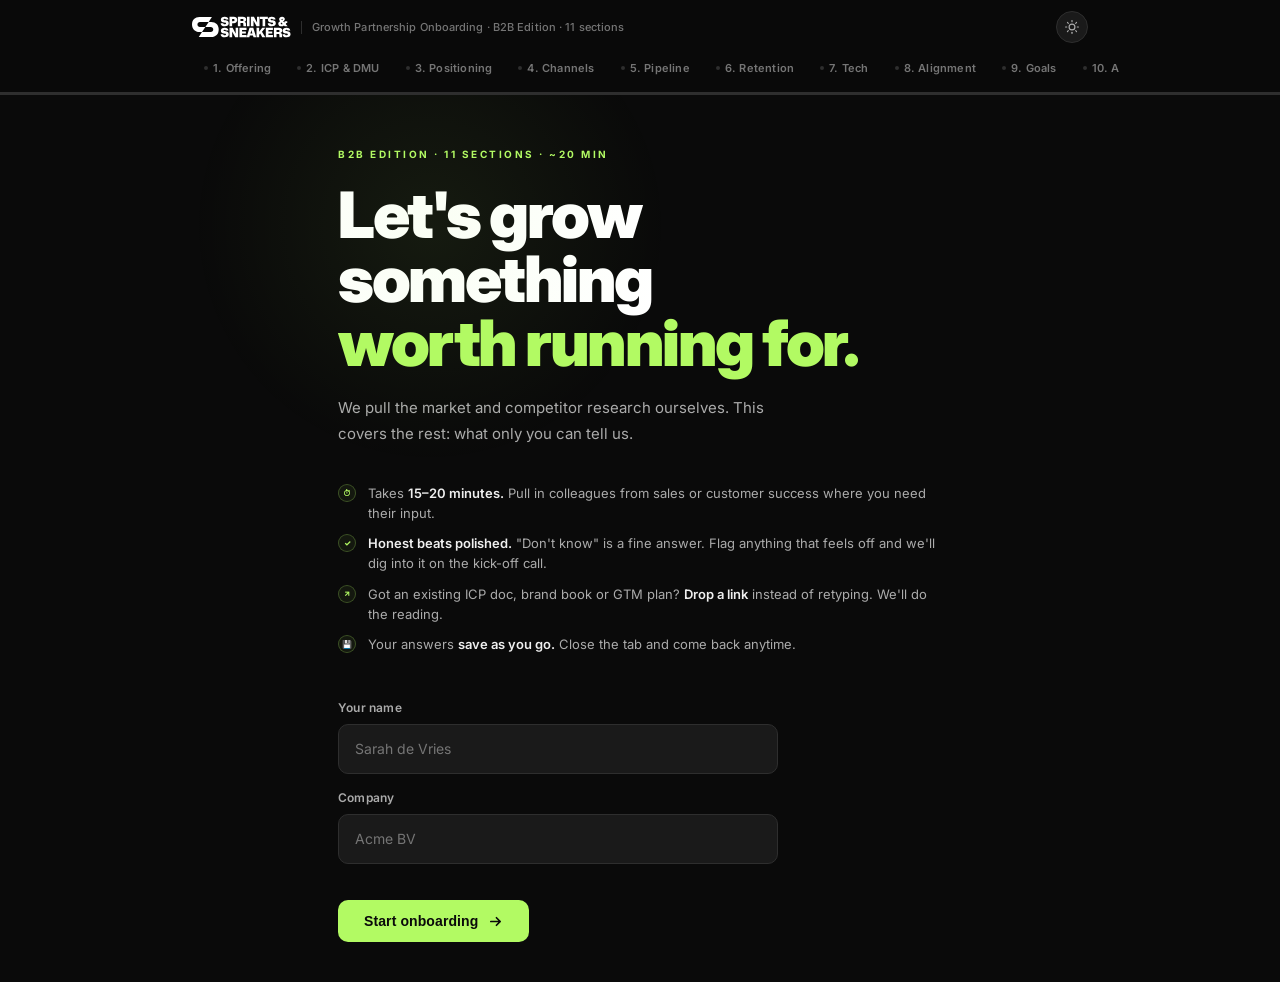
<file: public/b2b.html>
<!DOCTYPE html>
<html lang="en">
<head>
<meta charset="UTF-8">
<meta name="viewport" content="width=device-width, initial-scale=1.0">
<title>Growth Partnership Onboarding (B2B), Sprints &amp; Sneakers</title>
<link rel="icon" href="favicon.svg" type="image/svg+xml">
<meta name="description" content="Sprints &amp; Sneakers, Growth Partnership onboarding questionnaire for new partners.">
<meta name="robots" content="noindex">
<meta name="theme-color" content="#0A0A0A">
<meta property="og:type" content="website">
<meta property="og:title" content="Growth Partnership Onboarding, Sprints &amp; Sneakers">
<meta property="og:description" content="The onboarding questionnaire for new S&amp;S growth partners, everything only you can tell us.">
<link rel="preconnect" href="https://fonts.googleapis.com">
<link rel="preconnect" href="https://fonts.gstatic.com" crossorigin>
<link href="https://fonts.googleapis.com/css2?family=Inter:wght@300;400;500;600;700;800;900&display=swap" rel="stylesheet">
<style>
*,*::before,*::after{box-sizing:border-box;margin:0;padding:0}

:root{
  --black:       #0A0A0A;
  --black-soft:  #141414;
  --black-card:  #1A1A1A;
  --black-mid:   #222222;
  --black-border:#2E2E2E;
  --black-hover: #242424;
  --lime:        #B2FA63;
  --lime-dim:    #8DCC44;
  --lime-faint:  rgba(178,250,99,0.06);
  --lime-soft:   rgba(178,250,99,0.12);
  --lime-border: rgba(178,250,99,0.25);
  --lime-glow:   rgba(178,250,99,0.08);
  --white:       #FFFFFF;
  --text-high:   #EFEFEF;
  --text-mid:    #ABABAB;
  --text-low:    #757575;
  --radius:      10px;
  --radius-lg:   16px;
  --top-h:       106px;
  --bottom-h:    70px;
  --max:         660px;
}

html { scroll-behavior: smooth; }

body {
  font-family: 'Inter', -apple-system, BlinkMacSystemFont, sans-serif;
  background: var(--black);
  color: var(--text-high);
  font-size: 15px;
  line-height: 1.65;
  -webkit-font-smoothing: antialiased;
  min-height: 100vh;
}

/* ── TOP BAR ────────────────────────────── */
.top-bar {
  position: fixed; top: 0; left: 0; right: 0; z-index: 900;
  background: rgba(10,10,10,0.97);
  backdrop-filter: blur(16px);
  -webkit-backdrop-filter: blur(16px);
  border-bottom: 1px solid var(--black-border);
}
.top-row {
  display: flex; align-items: center; justify-content: space-between;
  padding: 0 32px; height: 54px;
  max-width: 960px; margin: 0 auto; gap: 20px;
}
.logo {
  display: flex; align-items: center; gap: 10px; flex-shrink: 0;
}
.logo-mark { display: flex; align-items: center; color: var(--white); flex-shrink: 0; }
.logo-mark svg { height: 22px; width: auto; display: block; }
.logo-sep {
  width: 1px; height: 13px;
  background: var(--black-border); flex-shrink: 0;
}
.logo-label {
  font-size: 11px; font-weight: 500; color: var(--text-low);
  white-space: nowrap; letter-spacing: 0.1px;
}
.save-dot {
  font-size: 11px; font-weight: 600; color: var(--lime);
  opacity: 0; transition: opacity 0.3s; flex-shrink: 0;
  display: flex; align-items: center; gap: 5px;
}
.save-dot::before {
  content: ''; width: 5px; height: 5px; border-radius: 50%;
  background: var(--lime); display: block;
}
.save-dot.show { opacity: 1; }

/* section pills */
.pills-row {
  overflow-x: auto; scrollbar-width: none;
  display: flex; align-items: center; gap: 2px;
  padding: 0 32px 10px;
  max-width: 960px; margin: 0 auto;
}
.pills-row::-webkit-scrollbar { display: none; }
.pill {
  display: flex; align-items: center; gap: 5px;
  padding: 4px 11px; border-radius: 20px;
  font-size: 11px; font-weight: 600; letter-spacing: 0.2px;
  color: var(--text-low); white-space: nowrap; flex-shrink: 0;
  border: 1px solid transparent;
  transition: color 0.2s, background 0.2s, border-color 0.2s;
}
.pill-dot {
  width: 4px; height: 4px; border-radius: 50%;
  background: var(--black-border); flex-shrink: 0;
  transition: background 0.2s;
}
.pill.done { color: var(--text-mid); }
.pill.done .pill-dot { background: var(--lime-dim); }
.pill.active {
  color: var(--lime);
  background: var(--lime-faint);
  border-color: var(--lime-border);
}
.pill.active .pill-dot { background: var(--lime); }

/* progress */
.progress-track { height: 2px; background: var(--black-border); }
.progress-fill {
  height: 100%; background: var(--lime);
  transition: width 0.45s cubic-bezier(0.4, 0, 0.2, 1);
  box-shadow: 0 0 8px rgba(178,250,99,0.4);
}

/* ── MAIN ────────────────────────────────── */
.main { padding-top: var(--top-h); min-height: 100vh; }

/* ── STEP ANIMATION ── */
.step { display: none; }
.step.active { display: block; animation: fadeUp 0.3s ease both; }
.bridge-step { display: none; }
.bridge-step.active { display: flex; animation: fadeUp 0.3s ease both; }

@keyframes fadeUp {
  from { opacity: 0; transform: translateY(12px); }
  to   { opacity: 1; transform: translateY(0); }
}

/* ── WELCOME ─────────────────────────────── */
.welcome-wrap {
  max-width: var(--max); margin: 0 auto;
  padding: 40px 28px;
  min-height: calc(100vh - var(--top-h));
  display: flex; flex-direction: column; justify-content: center;
  position: relative;
}
/* lime glow top-left */
.welcome-wrap::before {
  content: '';
  position: absolute; top: -120px; left: -120px;
  width: 480px; height: 480px; border-radius: 50%;
  background: radial-gradient(circle, rgba(178,250,99,0.07) 0%, transparent 70%);
  pointer-events: none;
}
.welcome-eyebrow {
  font-size: 10px; font-weight: 700; letter-spacing: 2.5px;
  text-transform: uppercase; color: var(--lime); margin-bottom: 20px;
}
.welcome-headline {
  font-size: clamp(40px, 6.5vw, 64px); font-weight: 900;
  letter-spacing: -2.5px; line-height: 1.0;
  color: var(--white); margin-bottom: 20px;
}
.welcome-headline em { font-style: normal; color: var(--lime); }
.welcome-body {
  font-size: 15px; color: var(--text-mid);
  max-width: 440px; line-height: 1.75; margin-bottom: 36px;
}
.welcome-list {
  display: flex; flex-direction: column; gap: 10px; margin-bottom: 44px;
}
.welcome-item {
  display: flex; align-items: flex-start; gap: 12px;
  font-size: 13px; color: var(--text-mid); line-height: 1.55;
}
.w-icon {
  width: 18px; height: 18px; border-radius: 50%; flex-shrink: 0;
  background: var(--lime-faint); border: 1px solid var(--lime-border);
  color: var(--lime); font-size: 8px; font-weight: 800;
  display: flex; align-items: center; justify-content: center; margin-top: 1px;
}
.welcome-item strong { color: var(--text-high); font-weight: 600; }
.welcome-fields {
  display: flex; flex-direction: column; gap: 14px;
  margin-bottom: 36px; max-width: 440px;
}
.wf-row { display: flex; flex-direction: column; gap: 6px; }
.wf-label {
  font-size: 12px; font-weight: 600; letter-spacing: 0.2px;
  color: var(--text-mid);
}
.btn-start {
  display: inline-flex; align-items: center; gap: 10px;
  align-self: flex-start;
  background: var(--lime); color: var(--black);
  font-size: 14px; font-weight: 700; letter-spacing: 0.1px;
  padding: 13px 26px; border-radius: var(--radius);
  border: none; cursor: pointer;
  transition: background 0.15s, transform 0.1s, box-shadow 0.15s;
  box-shadow: 0 0 0 0 rgba(178,250,99,0);
}
.btn-start:hover {
  background: var(--lime-dim); transform: translateY(-1px);
  box-shadow: 0 4px 20px rgba(178,250,99,0.2);
}

/* ── CONTENT SECTION ─────────────────────── */
.content-wrap {
  max-width: var(--max); margin: 0 auto;
  padding: 52px 28px calc(var(--bottom-h) + 48px);
}
.section-tag {
  display: inline-flex; align-items: center; gap: 8px;
  margin-bottom: 14px;
}
.section-num {
  font-size: 9.5px; font-weight: 800; letter-spacing: 1.5px;
  text-transform: uppercase; color: var(--black);
  background: var(--lime); padding: 2px 7px; border-radius: 4px;
}
.section-of {
  font-size: 9.5px; font-weight: 700; letter-spacing: 1.5px;
  text-transform: uppercase; color: var(--text-low);
}
.section-headline {
  font-size: 30px; font-weight: 800; letter-spacing: -0.8px;
  color: var(--white); margin-bottom: 6px; line-height: 1.1;
}
.section-sub {
  font-size: 13.5px; color: var(--text-low); margin-bottom: 44px;
  line-height: 1.55;
}

/* ── QUESTIONS ──────────────────────────── */
.q-block { margin-bottom: 38px; }
.q-label {
  font-size: 15.5px; font-weight: 600; color: var(--text-high);
  margin-bottom: 6px; line-height: 1.4;
}
.q-hint {
  font-size: 12.5px; color: var(--text-low);
  margin-bottom: 11px; line-height: 1.55;
}
.q-hint em { font-style: italic; color: var(--text-mid); }
hr.divider {
  border: none; border-top: 1px solid var(--black-border); margin: 34px 0;
}

/* inputs */
textarea, input[type=text], input[type=url] {
  width: 100%;
  background: var(--black-card);
  border: 1px solid var(--black-border);
  border-radius: var(--radius);
  color: var(--text-high);
  font-family: 'Inter', sans-serif;
  font-size: 14px; line-height: 1.6;
  padding: 13px 16px;
  resize: vertical; outline: none;
  transition: border-color 0.15s, box-shadow 0.15s, background 0.15s;
}
textarea:focus, input[type=text]:focus, input[type=url]:focus {
  border-color: rgba(178,250,99,0.4);
  box-shadow: 0 0 0 3px rgba(178,250,99,0.06);
  background: var(--black-mid);
}
textarea::placeholder, input::placeholder { color: var(--text-low); }
input[type=text], input[type=url] { text-overflow: ellipsis; }
textarea { min-height: 98px; }
textarea.tall { min-height: 136px; }

/* numbered inline rows */
.inline-fields { display: flex; flex-direction: column; gap: 8px; }
.inline-row { display: flex; align-items: flex-start; gap: 10px; }
.inline-num {
  font-size: 10.5px; font-weight: 700; color: var(--lime);
  width: 18px; flex-shrink: 0; padding-top: 15px; text-align: center;
}
.inline-row input[type=text] { flex: 1; margin: 0; }

/* option cards */
.options { display: flex; flex-direction: column; gap: 7px; }
.opt {
  display: flex; align-items: center; gap: 12px;
  background: var(--black-card); border: 1px solid var(--black-border);
  border-radius: var(--radius); padding: 12px 16px; cursor: pointer;
  transition: border-color 0.15s, background 0.15s; user-select: none;
}
.opt:hover { border-color: rgba(178,250,99,0.2); background: var(--black-mid); }
.opt.sel { border-color: var(--lime); background: var(--lime-faint); }
.opt.sel label { color: var(--text-high); }
.opt input { accent-color: var(--lime); cursor: pointer; flex-shrink: 0; }
.opt label {
  font-size: 13.5px; font-weight: 500; color: var(--text-mid);
  cursor: pointer; flex: 1; transition: color 0.15s;
}
.opt:hover label { color: var(--text-high); }

/* stack rows */
.stack-row { display: flex; align-items: center; gap: 10px; margin-bottom: 8px; }
.stack-label {
  font-size: 10.5px; font-weight: 700; letter-spacing: 0.8px;
  text-transform: uppercase; color: var(--text-low);
  width: 116px; flex-shrink: 0;
}
.stack-row input[type=text] { flex: 1; margin: 0; }

/* capabilities table */
.cap-wrap { overflow-x: auto; margin-top: 10px; }
.cap-table { width: 100%; border-collapse: collapse; font-size: 13px; }
.cap-table th {
  text-align: left; font-size: 9.5px; font-weight: 700;
  letter-spacing: 1.2px; text-transform: uppercase; color: var(--text-low);
  padding: 8px 14px; border-bottom: 1px solid var(--black-border);
}
.cap-table td {
  padding: 6px 14px; border-bottom: 1px solid var(--black-border);
  vertical-align: middle;
}
.cap-table tr:last-child td { border-bottom: none; }
.cap-table tr:hover td { background: var(--black-hover); }
.cap-table td:first-child { color: var(--text-mid); font-weight: 500; }
.cap-table select {
  background: var(--black-card); border: 1px solid var(--black-border);
  border-radius: 6px; color: var(--text-high);
  font-family: 'Inter', sans-serif; font-size: 12.5px;
  padding: 5px 10px; outline: none; cursor: pointer; width: 100%;
  transition: border-color 0.15s;
}
.cap-table select:focus { border-color: var(--lime-border); }
.cap-table input[type=text] { margin: 0; padding: 5px 10px; font-size: 12.5px; }

/* label row with tooltip */
.q-label-row { display: flex; align-items: center; gap: 8px; margin-bottom: 6px; }
.tip {
  width: 15px; height: 15px; border-radius: 50%;
  background: var(--black-border); color: var(--text-low);
  font-size: 9px; font-weight: 800;
  display: inline-flex; align-items: center; justify-content: center;
  cursor: help; position: relative; flex-shrink: 0;
}
.tip-body {
  display: none; position: absolute; top: calc(100% + 7px); left: 0;
  background: var(--black-card); border: 1px solid var(--black-border);
  border-radius: 8px; padding: 10px 14px; font-size: 12px;
  color: var(--text-mid); width: 260px; z-index: 100; line-height: 1.55;
  box-shadow: 0 8px 32px rgba(0,0,0,0.5);
}
.tip:hover .tip-body, .tip:focus .tip-body, .tip:focus-within .tip-body { display: block; }
.tip:focus-visible { outline: 2px solid var(--lime-border); outline-offset: 2px; }

/* ── BRIDGE SCREENS ──────────────────────── */
.bridge-step {
  min-height: calc(100vh - var(--top-h));
  align-items: stretch;
}
.bridge-wrap {
  max-width: var(--max); margin: 0 auto;
  padding: 0 28px;
  flex: 1;
  display: flex; flex-direction: column; justify-content: center;
  position: relative; overflow: hidden;
}
/* large background number */
.bridge-wrap::before {
  content: attr(data-num);
  position: absolute; right: -20px; top: 50%;
  transform: translateY(-50%);
  font-size: 220px; font-weight: 900; letter-spacing: -10px;
  color: rgba(178,250,99,0.04);
  pointer-events: none; user-select: none; line-height: 1;
}
.bridge-timer {
  display: flex; align-items: center; gap: 14px; margin-bottom: 40px;
}
.countdown-svg { flex-shrink: 0; }
.countdown-svg .ring-bg { stroke: var(--black-border); }
.countdown-svg .ring-fg {
  stroke: var(--lime); stroke-linecap: round;
  transition: stroke-dashoffset 0.1s linear;
  filter: drop-shadow(0 0 4px rgba(178,250,99,0.5));
}
.countdown-num {
  font-size: 13px; font-weight: 800; fill: var(--lime);
  dominant-baseline: central; text-anchor: middle;
}
.bridge-timer-label {
  font-size: 11.5px; color: var(--text-low); font-weight: 500;
}
.bridge-eyebrow {
  font-size: 9.5px; font-weight: 700; letter-spacing: 2px;
  text-transform: uppercase; color: var(--lime); margin-bottom: 16px;
}
.bridge-title {
  font-size: clamp(28px, 4.5vw, 42px); font-weight: 900;
  letter-spacing: -1px; color: var(--white);
  line-height: 1.08; margin-bottom: 18px;
}
.bridge-body {
  font-size: 15.5px; color: var(--text-mid);
  max-width: 460px; line-height: 1.72; margin-bottom: 40px;
}
.btn-bridge {
  display: inline-flex; align-items: center; gap: 10px;
  align-self: flex-start;
  background: transparent;
  border: 1px solid var(--black-border);
  color: var(--text-low); font-size: 13.5px; font-weight: 600;
  padding: 11px 22px; border-radius: var(--radius); cursor: pointer;
  transition: border-color 0.15s, color 0.15s, background 0.15s;
}
.btn-bridge:hover {
  border-color: var(--lime-border);
  color: var(--lime); background: var(--lime-faint);
}

/* ── THANK YOU ───────────────────────────── */
.ty-wrap {
  max-width: var(--max); margin: 0 auto;
  padding: 80px 28px;
  min-height: calc(100vh - var(--top-h));
  display: flex; flex-direction: column; justify-content: center;
}
.ty-check {
  width: 52px; height: 52px; border-radius: 50%;
  background: var(--lime-faint); border: 1px solid var(--lime-border);
  display: flex; align-items: center; justify-content: center;
  font-size: 20px; margin-bottom: 32px;
  box-shadow: 0 0 24px rgba(178,250,99,0.1);
}
.ty-headline {
  font-size: 48px; font-weight: 900; letter-spacing: -2px;
  color: var(--white); margin-bottom: 16px; line-height: 1;
}
.ty-body {
  font-size: 15.5px; color: var(--text-mid);
  line-height: 1.75; max-width: 460px; margin-bottom: 48px;
}
.ty-steps { display: flex; flex-direction: column; gap: 20px; }
.ty-row { display: flex; gap: 18px; align-items: flex-start; }
.ty-num {
  width: 28px; height: 28px; border-radius: 50%;
  background: var(--black-card); border: 1px solid var(--black-border);
  font-size: 11px; font-weight: 700; color: var(--lime);
  display: flex; align-items: center; justify-content: center;
  flex-shrink: 0; margin-top: 1px;
}
.ty-text { font-size: 14px; color: var(--text-mid); line-height: 1.65; }
.ty-text strong { color: var(--text-high); font-weight: 600; }
.ty-footer {
  margin-top: 56px; padding-top: 28px;
  border-top: 1px solid var(--black-border);
}
.ty-footer p { font-size: 12px; color: var(--text-low); line-height: 1.8; }

/* ── BOTTOM NAV ──────────────────────────── */
.bottom-nav {
  position: fixed; bottom: 0; left: 0; right: 0;
  height: var(--bottom-h);
  background: rgba(10,10,10,0.97);
  backdrop-filter: blur(14px);
  -webkit-backdrop-filter: blur(14px);
  border-top: 1px solid var(--black-border);
  display: flex; align-items: center; justify-content: space-between;
  padding: 0 28px; z-index: 800;
}
.bottom-nav.hidden { display: none; }
.btn-back {
  background: transparent; border: 1px solid var(--black-border);
  color: var(--text-low); font-size: 13px; font-weight: 600;
  padding: 9px 18px; border-radius: var(--radius); cursor: pointer;
  transition: color 0.15s, border-color 0.15s;
  font-family: 'Inter', sans-serif;
}
.btn-back:hover { color: var(--text-high); border-color: var(--text-low); }
.btn-back.invisible { visibility: hidden; pointer-events: none; }
.nav-label {
  font-size: 11px; font-weight: 600; color: var(--text-low);
  letter-spacing: 0.3px; text-align: center;
}
.btn-next {
  background: var(--lime); color: var(--black);
  font-size: 13px; font-weight: 700; letter-spacing: 0.1px;
  padding: 10px 22px; border-radius: var(--radius);
  border: none; cursor: pointer;
  transition: background 0.15s, box-shadow 0.15s;
  font-family: 'Inter', sans-serif;
}
.btn-next:hover {
  background: var(--lime-dim);
  box-shadow: 0 0 16px rgba(178,250,99,0.2);
}
.btn-next:disabled {
  opacity: 0.6; cursor: default; box-shadow: none;
}

/* ── CALLOUT BOX ─────────────────────────── */
.callout {
  margin-top: 40px; padding: 24px 26px;
  background: var(--lime-faint); border: 1px solid var(--lime-border);
  border-radius: var(--radius-lg);
}
.callout-label {
  font-size: 9.5px; font-weight: 700; letter-spacing: 2px;
  text-transform: uppercase; color: var(--lime); margin-bottom: 8px;
}
.callout-body { font-size: 13.5px; color: var(--text-mid); line-height: 1.65; }

/* ── FILE UPLOAD ─────────────────────────── */
.upload-examples {
  display: grid; grid-template-columns: repeat(2, 1fr);
  gap: 14px 24px; margin: 4px 0 18px;
}
.ue-head {
  display: block; font-size: 10px; font-weight: 700; letter-spacing: 1.2px;
  text-transform: uppercase; color: var(--lime); margin-bottom: 6px;
}
.ue-col ul { list-style: none; display: flex; flex-direction: column; gap: 3px; }
.ue-col li {
  font-size: 12.5px; color: var(--text-mid); line-height: 1.4;
  padding-left: 13px; position: relative;
}
.ue-col li::before {
  content: ''; position: absolute; left: 0; top: 8px;
  width: 4px; height: 4px; border-radius: 50%; background: var(--black-border);
}
.dropzone {
  border: 1.5px dashed var(--black-border); border-radius: var(--radius-lg);
  padding: 28px 20px; text-align: center; cursor: pointer;
  transition: border-color .15s, background .15s;
}
.dropzone:hover, .dropzone:focus-visible {
  border-color: var(--lime-border); background: var(--lime-faint); outline: none;
}
.dropzone.dragover { border-color: var(--lime); background: var(--lime-soft); }
.dropzone svg { color: var(--text-low); margin-bottom: 8px; transition: color .15s; }
.dropzone:hover svg, .dropzone.dragover svg { color: var(--lime); }
.dz-title { font-size: 13.5px; color: var(--text-mid); }
.dz-link { color: var(--lime); font-weight: 600; }
.dz-sub { font-size: 11.5px; color: var(--text-low); margin-top: 4px; }
.file-list { display: flex; flex-direction: column; gap: 6px; margin-top: 12px; }
.file-chip {
  display: flex; align-items: center; gap: 10px;
  background: var(--black-card); border: 1px solid var(--black-border);
  border-radius: var(--radius); padding: 9px 12px;
}
.fc-name { flex: 1; font-size: 13px; color: var(--text-high); overflow: hidden; text-overflow: ellipsis; white-space: nowrap; }
.fc-size { font-size: 11.5px; color: var(--text-low); flex-shrink: 0; }
.fc-remove { background: none; border: none; color: var(--text-low); cursor: pointer; font-size: 15px; line-height: 1; padding: 0 2px; flex-shrink: 0; transition: color .15s; }
.fc-remove:hover { color: #ff6b6b; }

/* ── THEME TOGGLE BUTTON ─────────────────── */
.theme-toggle {
  width: 32px; height: 32px; border-radius: 50%;
  background: var(--black-card); border: 1px solid var(--black-border);
  color: var(--text-mid); display: flex; align-items: center; justify-content: center;
  cursor: pointer; flex-shrink: 0;
  transition: border-color 0.2s, color 0.2s, background 0.2s;
}
.theme-toggle:hover { border-color: var(--lime-border); color: var(--lime); }
.theme-toggle svg { display: block; }

/* ── LIGHT MODE OVERRIDES ────────────────── */
/* Light theme uses its own darker text colours (dark theme stays bright) */
html[data-theme="light"] {
  --text-high: #1A1A1A;
  --text-mid:  #555555;
  --text-low:  #6E6E6E;
}
html[data-theme="light"] .bridge-title { color: #1A1A1A; }
html[data-theme="light"] .bridge-body { color: #555555; }

html[data-theme="light"] body {
  background: #F5F5F2; color: #111111;
}
/* top bar */
html[data-theme="light"] .top-bar {
  background: rgba(245,245,242,0.97); border-color: #E2E2DE;
}
html[data-theme="light"] .logo-mark { color: #111111; }
html[data-theme="light"] .logo-sep { background: #D0D0CC; }
html[data-theme="light"] .logo-label { color: #AAAAAA; }
html[data-theme="light"] .save-dot { color: #3A8A00; }
html[data-theme="light"] .save-dot::before { background: #8DCC44; }
html[data-theme="light"] .theme-toggle {
  background: #FFFFFF; border-color: #E2E2DE; color: #777777;
}
html[data-theme="light"] .theme-toggle:hover {
  border-color: rgba(80,180,0,0.35); color: #3A8A00;
}
/* pills */
html[data-theme="light"] .pill { color: #AAAAAA; }
html[data-theme="light"] .pill-dot { background: #E2E2DE; }
html[data-theme="light"] .pill.done { color: #777777; }
html[data-theme="light"] .pill.done .pill-dot { background: #8DCC44; }
html[data-theme="light"] .pill.active {
  color: #3A8A00; background: rgba(80,180,0,0.08); border-color: rgba(80,180,0,0.25);
}
html[data-theme="light"] .pill.active .pill-dot { background: #8DCC44; }
/* progress */
html[data-theme="light"] .progress-track { background: #E2E2DE; }
/* welcome */
html[data-theme="light"] .welcome-wrap::before { opacity: 0; }
html[data-theme="light"] .welcome-eyebrow { color: #3A8A00; }
html[data-theme="light"] .welcome-headline { color: #111111; }
html[data-theme="light"] .welcome-headline em {
  color: #111111; background: var(--lime);
  padding: 0 6px 3px; border-radius: 6px; display: inline-block;
}
html[data-theme="light"] .welcome-body { color: #555555; }
html[data-theme="light"] .welcome-item { color: #555555; }
html[data-theme="light"] .welcome-item strong { color: #111111; }
html[data-theme="light"] .w-icon { background: var(--lime); color: #111111; border-color: #8DCC44; }
html[data-theme="light"] .btn-start { background: #111111; color: #FFFFFF; box-shadow: none; }
html[data-theme="light"] .btn-start:hover { background: #333333; box-shadow: 0 4px 20px rgba(0,0,0,0.15); }
/* content sections */
html[data-theme="light"] .section-of { color: #AAAAAA; }
html[data-theme="light"] .section-headline { color: #111111; }
html[data-theme="light"] .section-sub { color: #6B6B6B; }
/* questions */
html[data-theme="light"] .q-label { color: #111111; }
html[data-theme="light"] .q-hint { color: #6B6B6B; }
html[data-theme="light"] .q-hint em { color: #777777; }
html[data-theme="light"] .inline-num { color: #3A8A00; }
html[data-theme="light"] hr.divider { border-color: #E2E2DE; }
/* inputs */
html[data-theme="light"] textarea,
html[data-theme="light"] input[type=text],
html[data-theme="light"] input[type=url] {
  background: #FFFFFF; border-color: #E2E2DE; color: #111111;
  box-shadow: 0 1px 3px rgba(0,0,0,0.05);
}
html[data-theme="light"] textarea:focus,
html[data-theme="light"] input[type=text]:focus,
html[data-theme="light"] input[type=url]:focus {
  border-color: #8DCC44; box-shadow: 0 0 0 3px rgba(80,180,0,0.08);
  background: #FFFFFF;
}
html[data-theme="light"] textarea::placeholder,
html[data-theme="light"] input::placeholder { color: #C8C8C4; }
/* options */
html[data-theme="light"] .options .opt {
  background: #FFFFFF; border-color: #E2E2DE;
  box-shadow: 0 1px 3px rgba(0,0,0,0.05);
}
html[data-theme="light"] .options .opt:hover {
  border-color: rgba(80,180,0,0.3); background: rgba(80,180,0,0.05); box-shadow: none;
}
html[data-theme="light"] .options .opt.sel {
  border-color: #8DCC44; background: rgba(80,180,0,0.07);
}
html[data-theme="light"] .options .opt label { color: #777777; }
html[data-theme="light"] .options .opt:hover label,
html[data-theme="light"] .options .opt.sel label { color: #111111; }
/* stack labels */
html[data-theme="light"] .stack-label { color: #6B6B6B; }
/* cap table */
html[data-theme="light"] .cap-table th { color: #AAAAAA; border-color: #E2E2DE; }
html[data-theme="light"] .cap-table td { border-color: #E8E8E4; }
html[data-theme="light"] .cap-table tr:hover td { background: #F5F5F2; }
html[data-theme="light"] .cap-table td:first-child { color: #555555; }
html[data-theme="light"] .cap-table select {
  background: #FFFFFF; border-color: #E2E2DE; color: #111111;
}
html[data-theme="light"] .cap-table select:focus { border-color: #8DCC44; }
html[data-theme="light"] .cap-table input[type=text] { box-shadow: none; }
/* tooltip */
html[data-theme="light"] .tip { background: #E2E2DE; color: #777777; }
html[data-theme="light"] .tip-body { background: #111111; color: #CCCCCC; }
/* callout */
html[data-theme="light"] .callout {
  background: rgba(80,180,0,0.07); border-color: rgba(80,180,0,0.22);
}
html[data-theme="light"] .callout-label { color: #3A8A00; }
html[data-theme="light"] .callout-body { color: #555555; }
/* file upload */
html[data-theme="light"] .ue-head { color: #3A8A00; }
html[data-theme="light"] .ue-col li { color: #555555; }
html[data-theme="light"] .ue-col li::before { background: #C8C8C4; }
html[data-theme="light"] .dropzone { border-color: #D8D8D4; background: #FFFFFF; }
html[data-theme="light"] .dropzone:hover, html[data-theme="light"] .dropzone:focus-visible { border-color: rgba(80,180,0,0.4); background: rgba(80,180,0,0.05); }
html[data-theme="light"] .dz-title { color: #555555; }
html[data-theme="light"] .dz-sub { color: #AAAAAA; }
html[data-theme="light"] .dz-link { color: #3A8A00; }
html[data-theme="light"] .file-chip { background: #FFFFFF; border-color: #E2E2DE; box-shadow: 0 1px 3px rgba(0,0,0,0.05); }
html[data-theme="light"] .fc-name { color: #111111; }
/* thank you */
html[data-theme="light"] .ty-check {
  background: var(--lime); border: none; box-shadow: 0 4px 20px rgba(80,180,0,0.2);
}
html[data-theme="light"] .ty-headline { color: #111111; }
html[data-theme="light"] .ty-body { color: #555555; }
html[data-theme="light"] .ty-num { background: var(--lime); color: #111111; border: none; }
html[data-theme="light"] .ty-text { color: #555555; }
html[data-theme="light"] .ty-text strong { color: #111111; }
html[data-theme="light"] .ty-footer { border-color: #E2E2DE; }
html[data-theme="light"] .ty-footer p { color: #AAAAAA; }
/* bottom nav */
html[data-theme="light"] .bottom-nav {
  background: rgba(245,245,242,0.97); border-color: #E2E2DE;
}
html[data-theme="light"] .btn-back { color: #AAAAAA; border-color: #E2E2DE; }
html[data-theme="light"] .btn-back:hover { color: #111111; border-color: #C0C0BC; }
html[data-theme="light"] .nav-label { color: #AAAAAA; }
html[data-theme="light"] .btn-next { background: #111111; color: #FFFFFF; }
html[data-theme="light"] .btn-next:hover { background: #333333; box-shadow: 0 4px 16px rgba(0,0,0,0.15); }

/* ── RESPONSIVE ──────────────────────────── */
@media (max-width: 620px) {
  .top-row, .pills-row { padding-left: 18px; padding-right: 18px; }
  .content-wrap, .welcome-wrap, .bridge-wrap, .ty-wrap { padding-left: 18px; padding-right: 18px; }
  .bottom-nav { padding: 0 18px; }
  .logo-label { display: none; }
  .logo-sep { display: none; }
  .cap-table { font-size: 12px; }
  .upload-examples { grid-template-columns: 1fr; }
  /* tooltip blijft binnen beeld op mobiel (opent linksom vanaf het icoon) */
  .tip-body { left: auto; right: 0; width: min(260px, calc(100vw - 40px)); }
  /* lange voorbeelden in 1-regelige velden netjes laten passen i.p.v. hard afgekapt */
  input[type=text]::placeholder, input[type=url]::placeholder { font-size: 12.5px; }
}
</style>
<!-- prevent flash of wrong theme -->
<script>
  (function(){
    const t = localStorage.getItem('ss_theme');
    if (t) document.documentElement.setAttribute('data-theme', t);
  })();
</script>
</head>
<body>

<!-- ── TOP BAR ── -->
<header class="top-bar">
  <div class="top-row">
    <div class="logo">
      <span class="logo-mark" role="img" aria-label="Sprints &amp; Sneakers">
        <svg viewBox="0 0 1645 367" fill="currentColor" aria-hidden="true"><path d="M0 140.383C0 121.499 2.88061 104.536 8.64183 89.4923C14.7231 74.1291 23.2049 61.0063 34.0872 50.124C45.2896 38.9216 58.5724 30.4398 73.9357 24.6786C89.2989 18.5973 106.262 15.5566 124.826 15.5566H332.23L278.459 99.5744H132.508C120.025 99.5744 109.943 103.415 102.262 111.097C94.58 118.779 90.7392 129.021 90.7392 141.823C90.7392 154.306 94.58 164.388 102.262 172.07C109.943 179.751 120.025 183.592 132.508 183.592H222.767L166.595 267.61H124.826C106.262 267.61 89.2989 264.729 73.9357 258.968C58.5724 252.887 45.2896 244.405 34.0872 233.523C23.2049 222.32 14.7231 209.038 8.64183 193.674C2.88061 178.311 0 161.348 0 142.784V140.383Z"/><path d="M445.543 226.799C445.543 245.363 442.502 262.327 436.421 277.69C430.66 293.053 422.178 306.336 410.976 317.538C400.093 328.421 386.97 336.903 371.607 342.984C356.564 348.745 339.6 351.626 320.716 351.626H113.312L167.084 267.608H312.555C325.037 267.608 335.119 263.767 342.801 256.085C350.483 248.404 354.324 238.162 354.324 225.359C354.324 212.876 350.483 202.794 342.801 195.113C335.119 187.431 325.037 183.59 312.555 183.59H222.776L278.948 99.5723H320.716C339.6 99.5723 356.564 102.613 371.607 108.694C386.97 114.455 400.093 122.937 410.976 134.14C422.178 145.022 430.66 158.145 436.421 173.508C442.502 188.551 445.543 205.515 445.543 224.399V226.799Z"/><path d="M545.374 172.743C501.913 172.743 477.816 152.089 477.816 120.892H522.137C522.137 132.08 529.237 139.61 547.31 139.61C559.789 139.61 567.75 135.307 567.75 127.131C567.75 115.513 561.94 114.007 535.907 110.134C499.547 104.755 481.044 90.1252 481.044 62.5858C481.044 30.7434 505.786 11.8101 545.804 11.8101C583.456 11.8101 608.628 30.7434 608.628 59.1434H564.737C564.092 47.5252 554.195 44.298 544.728 44.298C533.54 44.298 526.225 49.0313 526.225 56.7767C526.225 68.1798 535.692 68.8252 559.789 72.4828C584.747 76.1404 613.146 83.0252 613.146 122.613C613.146 152.089 590.771 172.743 545.374 172.743ZM625.753 170.592V13.7465H696.968C731.607 13.7465 754.414 33.1101 754.414 66.8888C754.414 98.7312 733.759 120.677 696.968 120.677H669.429V170.592H625.753ZM689.223 50.3222H669.429V87.3282H689.223C698.474 87.3282 710.092 85.3919 710.092 68.6101C710.092 52.4737 698.474 50.3222 689.223 50.3222ZM764.853 170.592V13.7465H846.611C885.768 13.7465 904.271 30.3131 904.271 60.4343C904.271 78.9373 893.514 93.7828 877.378 97.4403V98.9464C892.223 102.174 900.184 111.425 900.184 128.852V151.658C900.184 157.683 900.184 164.352 902.981 170.592H859.09C857.368 167.149 856.508 160.049 856.508 151.874V136.383C856.508 125.41 852.205 118.74 836.499 118.74H808.529V170.592H764.853ZM808.529 84.5313H840.156C854.141 84.5313 859.52 76.7858 859.52 66.4585C859.52 53.7646 851.559 49.4616 840.156 49.4616H808.529V84.5313ZM916.981 170.592V13.7465H960.656V170.592H916.981ZM981.702 170.592V13.7465H1033.12L1084.11 109.919H1085.84L1084.33 62.1555V13.7465H1126.28V170.592H1077.88L1026.88 77.8616H1025.16L1026.24 119.816V170.592H981.702ZM1177.4 170.592V51.1828H1134.15V13.7465H1265.61V51.1828H1221.07V170.592H1177.4ZM1330.6 172.743C1287.14 172.743 1263.04 152.089 1263.04 120.892H1307.36C1307.36 132.08 1314.46 139.61 1332.54 139.61C1345.02 139.61 1352.98 135.307 1352.98 127.131C1352.98 115.513 1347.17 114.007 1321.13 110.134C1284.77 104.755 1266.27 90.1252 1266.27 62.5858C1266.27 30.7434 1291.01 11.8101 1331.03 11.8101C1368.68 11.8101 1393.86 30.7434 1393.86 59.1434H1349.96C1349.32 47.5252 1339.42 44.298 1329.96 44.298C1318.77 44.298 1311.45 49.0313 1311.45 56.7767C1311.45 68.1798 1320.92 68.8252 1345.02 72.4828C1369.97 76.1404 1398.37 83.0252 1398.37 122.613C1398.37 152.089 1376 172.743 1330.6 172.743ZM1489.32 172.743C1459.85 172.743 1439.19 156.607 1439.19 129.498C1439.19 111.855 1451.46 95.504 1469.96 87.9737C1459.42 77.8616 1453.39 65.5979 1453.39 52.904C1453.39 28.1616 1474.26 11.595 1503.09 11.595C1530.2 11.595 1548.7 28.3768 1548.7 51.6131C1548.7 68.8252 1537.95 82.5949 1521.59 89.4797V90.7706L1539.45 109.919C1543.11 103.465 1545.48 94.6434 1545.91 85.607H1588.72V116.159H1572.8C1570.65 123.258 1566.78 130.143 1562.69 135.092L1595.61 170.592H1546.12L1534.29 157.683C1523.96 167.58 1506.53 172.743 1489.32 172.743ZM1501.37 70.3313H1502.88C1509.55 66.8888 1513.42 61.0798 1513.42 55.0555C1513.42 48.8161 1509.33 44.5131 1503.31 44.5131C1497.07 44.5131 1492.55 49.2464 1492.55 55.0555C1492.55 60.4343 1496.64 66.4585 1501.37 70.3313ZM1480.29 124.334C1480.29 133.371 1486.96 139.18 1496.42 139.18C1502.45 139.18 1508.26 137.458 1511.91 133.371L1490.18 109.489C1484.59 112.071 1480.29 117.019 1480.29 124.334ZM545.374 355.743C501.913 355.743 477.816 335.089 477.816 303.892H522.137C522.137 315.08 529.237 322.61 547.31 322.61C559.789 322.61 567.75 318.307 567.75 310.131C567.75 298.513 561.94 297.007 535.907 293.134C499.547 287.755 481.044 273.125 481.044 245.586C481.044 213.743 505.786 194.81 545.804 194.81C583.456 194.81 608.628 213.743 608.628 242.143H564.737C564.092 230.525 554.195 227.298 544.728 227.298C533.54 227.298 526.225 232.031 526.225 239.777C526.225 251.18 535.692 251.825 559.789 255.483C584.747 259.14 613.146 266.025 613.146 305.613C613.146 335.089 590.771 355.743 545.374 355.743ZM625.753 353.592V196.746H677.174L728.165 292.919H729.886L728.38 245.156V196.746H770.335V353.592H721.926L670.935 260.862H669.214L670.289 302.816V353.592H625.753ZM791.327 353.592V196.746H909.66V233.752H835.003V256.989H898.903V291.628H835.003V316.586H910.306V353.592H791.327ZM910.95 353.592L959.789 196.746H1021.97L1070.81 353.592H1025.41L1017.23 325.622H964.522L956.346 353.592H910.95ZM974.204 292.489H1007.55L998.301 260.862L991.631 235.904H990.125L983.456 260.862L974.204 292.489ZM1076.67 353.592V196.746H1120.35V263.013L1171.55 196.746H1223.19L1167.68 261.722L1223.62 353.592H1172.2L1137.77 293.349L1120.35 313.574V353.592H1076.67ZM1231.32 353.592V196.746H1349.65V233.752H1275V256.989H1338.9V291.628H1275V316.586H1350.3V353.592H1231.32ZM1366.22 353.592V196.746H1447.98C1487.13 196.746 1505.64 213.313 1505.64 243.434C1505.64 261.937 1494.88 276.783 1478.74 280.44V281.946C1493.59 285.174 1501.55 294.425 1501.55 311.852V334.658C1501.55 340.683 1501.55 347.352 1504.35 353.592H1460.45C1458.73 350.149 1457.87 343.049 1457.87 334.874V319.383C1457.87 308.41 1453.57 301.74 1437.86 301.74H1409.89V353.592H1366.22ZM1409.89 267.531H1441.52C1455.51 267.531 1460.88 259.786 1460.88 249.459C1460.88 236.765 1452.92 232.462 1441.52 232.462H1409.89V267.531ZM1576.44 355.743C1532.98 355.743 1508.88 335.089 1508.88 303.892H1553.2C1553.2 315.08 1560.3 322.61 1578.37 322.61C1590.85 322.61 1598.81 318.307 1598.81 310.131C1598.81 298.513 1593 297.007 1566.97 293.134C1530.61 287.755 1512.11 273.125 1512.11 245.586C1512.11 213.743 1536.85 194.81 1576.87 194.81C1614.52 194.81 1639.69 213.743 1639.69 242.143H1595.8C1595.15 230.525 1585.26 227.298 1575.79 227.298C1564.6 227.298 1557.29 232.031 1557.29 239.777C1557.29 251.18 1566.75 251.825 1590.85 255.483C1615.81 259.14 1644.21 266.025 1644.21 305.613C1644.21 335.089 1621.83 355.743 1576.44 355.743Z"/></svg>
      </span>
      <div class="logo-sep"></div>
      <span class="logo-label">Growth Partnership Onboarding &middot; B2B Edition &middot; 11 sections</span>
    </div>
    <div style="display:flex;align-items:center;gap:10px;flex-shrink:0">
      <div class="save-dot" id="saveDot">Saved</div>
      <button class="theme-toggle" id="themeToggle" onclick="toggleTheme()" title="Switch to light mode" aria-label="Toggle theme"></button>
    </div>
  </div>
  <div class="pills-row" id="pillsRow"></div>
  <div class="progress-track">
    <div class="progress-fill" id="progressFill" style="width:0%"></div>
  </div>
</header>

<main class="main">

<!-- ══ WELCOME ══════════════════════════════════════ -->
<div class="step active" id="step-0">
  <div class="welcome-wrap">
    <p class="welcome-eyebrow">B2B Edition &middot; 11 sections &middot; ~20 min</p>
    <h1 class="welcome-headline">Let's grow<br>something<br><em>worth running for.</em></h1>
    <p class="welcome-body">We pull the market and competitor research ourselves. This covers the rest: what only you can tell us.</p>
    <div class="welcome-list">
      <div class="welcome-item">
        <div class="w-icon">⏱</div>
        <span>Takes <strong>15–20 minutes.</strong> Pull in colleagues from sales or customer success where you need their input.</span>
      </div>
      <div class="welcome-item">
        <div class="w-icon">✓</div>
        <span><strong>Honest beats polished.</strong> "Don't know" is a fine answer. Flag anything that feels off and we'll dig into it on the kick-off call.</span>
      </div>
      <div class="welcome-item">
        <div class="w-icon">↗</div>
        <span>Got an existing ICP doc, brand book or GTM plan? <strong>Drop a link</strong> instead of retyping. We'll do the reading.</span>
      </div>
      <div class="welcome-item">
        <div class="w-icon">💾</div>
        <span>Your answers <strong>save as you go.</strong> Close the tab and come back anytime.</span>
      </div>
    </div>
    <div class="welcome-fields">
      <div class="wf-row">
        <label class="wf-label" for="meta_name">Your name</label>
        <input type="text" id="meta_name" placeholder="Sarah de Vries" autocomplete="name">
      </div>
      <div class="wf-row">
        <label class="wf-label" for="meta_company">Company</label>
        <input type="text" id="meta_company" placeholder="Acme BV" autocomplete="organization">
      </div>
    </div>
    <button class="btn-start" onclick="goToStep(1)">
      Start onboarding
      <svg width="15" height="15" fill="none" viewBox="0 0 16 16"><path d="M3 8h10M9 4l4 4-4 4" stroke="currentColor" stroke-width="1.8" stroke-linecap="round" stroke-linejoin="round"/></svg>
    </button>
  </div>
</div>


<!-- ══ SECTION 1: OFFERING &AMP; COMMERCIAL MODEL ══ -->
<div class="step" id="step-1" data-section="1">
  <div class="content-wrap">
    <div class="section-tag">
      <span class="section-num">01</span>
      <span class="section-of">of 11</span>
    </div>
    <h2 class="section-headline">Offering &amp; Commercial Model</h2>
    <p class="section-sub">What you sell, what it costs, and how the money flows in.</p>

    <div class="q-block">
      <p class="q-label">Which single offer or product line drives most of your revenue today?</p>
      <textarea id="b1_1" placeholder="Our core SaaS platform on annual contracts; services are a small add-on."></textarea>
    </div>

    <div class="q-block">
      <p class="q-label">Your commercial snapshot for that core offering.</p>
      <p class="q-hint">Rough figures are fine.</p>
      <div style="margin-top:4px">
        <div class="stack-row"><span class="stack-label">ACV</span><input type="text" id="b1_2a" placeholder="€24k average annual contract value"></div>
        <div class="stack-row"><span class="stack-label">Sales cycle</span><input type="text" id="b1_2b" placeholder="8–12 weeks"></div>
        <div class="stack-row"><span class="stack-label">Gross margin</span><input type="text" id="b1_2c" placeholder="high (~80%)"></div>
        <div class="stack-row"><span class="stack-label">Pricing model</span><input type="text" id="b1_2d" placeholder="per-seat subscription"></div>
      </div>
    </div>

    <hr class="divider">

    <div class="q-block">
      <p class="q-label">What problem does your core offering solve, in the words your best customers use?</p>
      <p class="q-hint">Their phrasing, from calls or reviews, not the marketing version.</p>
      <textarea id="b1_3" placeholder="We stopped losing deals because finance could finally see margin per project in real time."></textarea>
    </div>

    <div class="q-block">
      <p class="q-label">When prospects don't buy from you, what do they usually do instead?</p>
      <p class="q-hint">Build it internally, stick with the status quo, pick a cheaper competitor, go with a full-stack incumbent?</p>
      <textarea id="b1_4" placeholder="Most stick with spreadsheets for another year, or pick a cheaper point tool that they outgrow."></textarea>
    </div>
  </div>
</div>

<!-- BRIDGE 1 -->
<div class="bridge-step" id="bridge-1">
  <div class="bridge-wrap" data-num="01">
    <div class="bridge-timer">
      <svg class="countdown-svg" width="50" height="50" viewBox="0 0 50 50">
        <circle class="ring-bg" cx="25" cy="25" r="19" fill="none" stroke-width="2.5"/>
        <circle class="ring-fg" id="ring-1" cx="25" cy="25" r="19" fill="none" stroke-width="2.5"
          stroke-dasharray="119.38" stroke-dashoffset="0" transform="rotate(-90 25 25)"/>
        <text class="countdown-num" id="num-1" x="25" y="25">10</text>
      </svg>
      <span class="bridge-timer-label">Moving on automatically…</span>
    </div>
    <p class="bridge-eyebrow">Offering, done</p>
    <h2 class="bridge-title">We get how you<br>make money.</h2>
    <p class="bridge-body">Your core offer, your economics and the problem you solve give us the commercial frame. Every play we run is judged on the revenue it can move.</p>
    <button class="btn-bridge" onclick="advanceBridge(1)">Continue to ICP &amp; DMU →</button>
  </div>
</div>

<!-- ══ SECTION 2: ICP, ACCOUNTS &AMP; DECISION-MAKING UNIT ══ -->
<div class="step" id="step-2" data-section="2">
  <div class="content-wrap">
    <div class="section-tag">
      <span class="section-num">02</span>
      <span class="section-of">of 11</span>
    </div>
    <h2 class="section-headline">ICP, Accounts &amp; Decision-Making Unit</h2>
    <p class="section-sub">Who you sell to, who signs, and who can kill the deal.</p>

    <div class="q-block">
      <p class="q-label">Describe your best-fit account.</p>
      <p class="q-hint">Industry, size (FTEs and revenue), region, tech stack, and any signals that mark a strong fit.</p>
      <textarea id="b2_1" class="tall" placeholder="B2B SaaS, 50–500 FTE, Benelux + DACH, already on HubSpot, scaling a revenue team."></textarea>
    </div>

    <div class="q-block">
      <p class="q-label">Who sits in the typical buying group, and what's their role?</p>
      <p class="q-hint">List each role and tag it: Champion, Economic Buyer, Technical User, Influencer or Blocker.</p>
      <textarea id="b2_2" placeholder="VP Marketing (Champion), CFO (Economic Buyer), RevOps lead (Technical User), CEO (Influencer), IT/security (Blocker)."></textarea>
    </div>

    <hr class="divider">

    <div class="q-block">
      <p class="q-label">Which industries, sizes or buyer profiles are a poor fit?</p>
      <p class="q-hint">Naming who to avoid sharpens targeting straight away.</p>
      <textarea id="b2_3" placeholder="Sub-10-FTE startups (no budget) and heavily regulated enterprises (12-month security reviews)."></textarea>
    </div>

    <div class="q-block">
      <p class="q-label">Top 3 reasons your best customers chose you.</p>
      <p class="q-hint">Use their words.</p>
      <div class="inline-fields">
        <div class="inline-row"><span class="inline-num">1</span><input type="text" id="b2_4a" placeholder="Fastest time-to-value in the category"></div>
        <div class="inline-row"><span class="inline-num">2</span><input type="text" id="b2_4b"></div>
        <div class="inline-row"><span class="inline-num">3</span><input type="text" id="b2_4c"></div>
      </div>
    </div>

    <div class="q-block">
      <p class="q-label">Top 3 reasons deals stall or are lost.</p>
      <p class="q-hint">The real reason behind the objection, not just "price".</p>
      <div class="inline-fields">
        <div class="inline-row"><span class="inline-num">1</span><input type="text" id="b2_5a" placeholder="No clear ROI case for the CFO"></div>
        <div class="inline-row"><span class="inline-num">2</span><input type="text" id="b2_5b"></div>
        <div class="inline-row"><span class="inline-num">3</span><input type="text" id="b2_5c"></div>
      </div>
    </div>

    <hr class="divider">

    <div class="q-block">
      <p class="q-label">Which signal or trigger most reliably means an account is ready to talk?</p>
      <p class="q-hint">Funding round, leadership hire, job posting, tech change, regulatory shift, end of an incumbent contract.</p>
      <textarea id="b2_6" placeholder="A new VP of Revenue in their first 90 days, or a fresh Series B."></textarea>
    </div>

    <div class="q-block">
      <p class="q-label">How do you target accounts today?</p>
      <div class="options">
        <div class="opt" onclick="selectOpt(this,'b2_7')"><input type="radio" name="b2_7" value="named"><label>A named account list</label></div>
        <div class="opt" onclick="selectOpt(this,'b2_7')"><input type="radio" name="b2_7" value="programmatic"><label>Programmatic / broad</label></div>
        <div class="opt" onclick="selectOpt(this,'b2_7')"><input type="radio" name="b2_7" value="hybrid"><label>A mix of both</label></div>
      </div>
      <p class="q-hint" style="margin-top:10px">Briefly, how does that work in practice?</p>
      <input type="text" id="b2_7_note" placeholder="">
    </div>
  </div>
</div>

<!-- BRIDGE 2 -->
<div class="bridge-step" id="bridge-2">
  <div class="bridge-wrap" data-num="02">
    <div class="bridge-timer">
      <svg class="countdown-svg" width="50" height="50" viewBox="0 0 50 50">
        <circle class="ring-bg" cx="25" cy="25" r="19" fill="none" stroke-width="2.5"/>
        <circle class="ring-fg" id="ring-2" cx="25" cy="25" r="19" fill="none" stroke-width="2.5"
          stroke-dasharray="119.38" stroke-dashoffset="0" transform="rotate(-90 25 25)"/>
        <text class="countdown-num" id="num-2" x="25" y="25">10</text>
      </svg>
      <span class="bridge-timer-label">Moving on automatically…</span>
    </div>
    <p class="bridge-eyebrow">Accounts, done</p>
    <h2 class="bridge-title">We know who to win,<br>and who signs.</h2>
    <p class="bridge-body">Your best-fit accounts and the people in the room shape our targeting and our messaging. We aim at the accounts worth winning and speak to each role that moves the deal.</p>
    <button class="btn-bridge" onclick="advanceBridge(2)">Continue to Positioning →</button>
  </div>
</div>

<!-- ══ SECTION 3: POSITIONING &AMP; COMPETITION ══ -->
<div class="step" id="step-3" data-section="3">
  <div class="content-wrap">
    <div class="section-tag">
      <span class="section-num">03</span>
      <span class="section-of">of 11</span>
    </div>
    <h2 class="section-headline">Positioning &amp; Competition</h2>
    <p class="section-sub">How the market shortlists you, and how you want to be framed.</p>

    <div class="q-block">
      <p class="q-label">The three competitors prospects most often shortlist you against.</p>
      <div class="inline-fields">
        <div class="inline-row"><span class="inline-num">1</span><input type="text" id="b3_1a" placeholder="Incumbent X"></div>
        <div class="inline-row"><span class="inline-num">2</span><input type="text" id="b3_1b"></div>
        <div class="inline-row"><span class="inline-num">3</span><input type="text" id="b3_1c"></div>
      </div>
    </div>

    <div class="q-block">
      <p class="q-label">The single biggest reason customers pick you over them.</p>
      <p class="q-hint">One sentence. The real reason.</p>
      <input type="text" id="b3_2" placeholder="We're the only one that ties marketing spend to closed revenue, not leads.">
    </div>

    <hr class="divider">

    <div class="q-block">
      <p class="q-label">Your current one-line positioning statement.</p>
      <p class="q-hint">No statement yet? Write what you'd want it to be.</p>
      <input type="text" id="b3_3" placeholder="The revenue platform for B2B teams that sell through complex buying groups.">
    </div>

    <div class="q-block">
      <p class="q-label">If you could own one new category label in your market, what would it be?</p>
      <input type="text" id="b3_4" placeholder="Revenue orchestration">
    </div>

    <div class="q-block">
      <p class="q-label">Which common industry assumption would you happily challenge in your marketing?</p>
      <p class="q-hint">The tired belief everyone repeats that you think is wrong.</p>
      <textarea id="b3_5" placeholder="That more leads is the goal. We'd argue most pipeline is the wrong pipeline."></textarea>
    </div>
  </div>
</div>

<!-- BRIDGE 3 -->
<div class="bridge-step" id="bridge-3">
  <div class="bridge-wrap" data-num="03">
    <div class="bridge-timer">
      <svg class="countdown-svg" width="50" height="50" viewBox="0 0 50 50">
        <circle class="ring-bg" cx="25" cy="25" r="19" fill="none" stroke-width="2.5"/>
        <circle class="ring-fg" id="ring-3" cx="25" cy="25" r="19" fill="none" stroke-width="2.5"
          stroke-dasharray="119.38" stroke-dashoffset="0" transform="rotate(-90 25 25)"/>
        <text class="countdown-num" id="num-3" x="25" y="25">10</text>
      </svg>
      <span class="bridge-timer-label">Moving on automatically…</span>
    </div>
    <p class="bridge-eyebrow">Positioning, done</p>
    <h2 class="bridge-title">We know how<br>to frame you.</h2>
    <p class="bridge-body">Most vendors in your space sound interchangeable. Your answers let us frame you sharply and hold that frame across every touch.</p>
    <button class="btn-bridge" onclick="advanceBridge(3)">Continue to Channels →</button>
  </div>
</div>

<!-- ══ SECTION 4: ACQUISITION CHANNELS ══ -->
<div class="step" id="step-4" data-section="4">
  <div class="content-wrap">
    <div class="section-tag">
      <span class="section-num">04</span>
      <span class="section-of">of 11</span>
    </div>
    <h2 class="section-headline">Acquisition Channels</h2>
    <p class="section-sub">Where pipeline comes from today, and what stopped working.</p>

    <div class="q-block">
      <p class="q-label">The three channels generating the most new pipeline today, ranked.</p>
      <div class="inline-fields">
        <div class="inline-row"><span class="inline-num">1</span><input type="text" id="b4_1a" placeholder="Outbound SDR"></div>
        <div class="inline-row"><span class="inline-num">2</span><input type="text" id="b4_1b"></div>
        <div class="inline-row"><span class="inline-num">3</span><input type="text" id="b4_1c"></div>
      </div>
    </div>

    <div class="q-block">
      <p class="q-label">Which channels did you stop using in the past two years, and why?</p>
      <textarea id="b4_2" placeholder="Dropped trade shows in 2024, cost per opportunity was triple our outbound."></textarea>
    </div>

    <div class="q-block">
      <p class="q-label">Your strongest message, hook or angle in market right now.</p>
      <p class="q-hint">What's working, and your best guess at why.</p>
      <textarea id="b4_3" placeholder="A teardown of the prospect's own funnel on the first call. It earns the second meeting."></textarea>
    </div>

    <hr class="divider">

    <div class="q-block">
      <p class="q-label">Rough split of new pipeline: inbound vs outbound.</p>
      <div style="margin-top:4px">
        <div class="stack-row"><span class="stack-label">Inbound %</span><input type="text" id="b4_4a" placeholder="40"></div>
        <div class="stack-row"><span class="stack-label">Outbound %</span><input type="text" id="b4_4b" placeholder="60"></div>
      </div>
    </div>

    <div class="q-block">
      <p class="q-label">Who owns each function today?</p>
      <p class="q-hint">In-house, freelance, or the agency name.</p>
      <div style="margin-top:4px">
        <div class="stack-row"><span class="stack-label">Content</span><input type="text" id="b4_5a" placeholder="In-house, 1 writer"></div>
        <div class="stack-row"><span class="stack-label">Paid media</span><input type="text" id="b4_5b" placeholder="Agency, name"></div>
        <div class="stack-row"><span class="stack-label">SEO</span><input type="text" id="b4_5c" placeholder="Freelance"></div>
        <div class="stack-row"><span class="stack-label">Outbound (SDR/BDR)</span><input type="text" id="b4_5d" placeholder="In-house, 2 SDRs"></div>
        <div class="stack-row"><span class="stack-label">Events</span><input type="text" id="b4_5e" placeholder="Not active"></div>
      </div>
    </div>

    <div class="q-block">
      <p class="q-label">Describe your account-based marketing approach, if any.</p>
      <p class="q-hint">If you don't run ABM, just say so.</p>
      <textarea id="b4_6" placeholder="Light ABM on ~50 target accounts: tailored LinkedIn ads plus SDR sequences. No formal scoring yet."></textarea>
    </div>
  </div>
</div>

<!-- BRIDGE 4 -->
<div class="bridge-step" id="bridge-4">
  <div class="bridge-wrap" data-num="04">
    <div class="bridge-timer">
      <svg class="countdown-svg" width="50" height="50" viewBox="0 0 50 50">
        <circle class="ring-bg" cx="25" cy="25" r="19" fill="none" stroke-width="2.5"/>
        <circle class="ring-fg" id="ring-4" cx="25" cy="25" r="19" fill="none" stroke-width="2.5"
          stroke-dasharray="119.38" stroke-dashoffset="0" transform="rotate(-90 25 25)"/>
        <text class="countdown-num" id="num-4" x="25" y="25">10</text>
      </svg>
      <span class="bridge-timer-label">Moving on automatically…</span>
    </div>
    <p class="bridge-eyebrow">Channels, done</p>
    <h2 class="bridge-title">We see where<br>pipeline comes from.</h2>
    <p class="bridge-body">What's working, what you dropped and why. We double down on the channels earning pipeline and stop the ones that drain it.</p>
    <button class="btn-bridge" onclick="advanceBridge(4)">Continue to Pipeline →</button>
  </div>
</div>

<!-- ══ SECTION 5: PIPELINE &AMP; SALES FUNNEL ══ -->
<div class="step" id="step-5" data-section="5">
  <div class="content-wrap">
    <div class="section-tag">
      <span class="section-num">05</span>
      <span class="section-of">of 11</span>
    </div>
    <h2 class="section-headline">Pipeline &amp; Sales Funnel</h2>
    <p class="section-sub">The numbers between first touch and signed contract.</p>

    <div class="q-block">
      <p class="q-label">Monthly average volumes across your pipeline.</p>
      <p class="q-hint">Rough averages are fine.</p>
      <div style="margin-top:4px">
        <div class="stack-row"><span class="stack-label">Leads</span><input type="text" id="b5_1a" placeholder=""></div>
        <div class="stack-row"><span class="stack-label">MQLs</span><input type="text" id="b5_1b" placeholder=""></div>
        <div class="stack-row"><span class="stack-label">SQLs</span><input type="text" id="b5_1c" placeholder=""></div>
        <div class="stack-row"><span class="stack-label">Opportunities</span><input type="text" id="b5_1d" placeholder=""></div>
        <div class="stack-row"><span class="stack-label">Won deals</span><input type="text" id="b5_1e" placeholder=""></div>
      </div>
    </div>

    <div class="q-block">
      <p class="q-label">Where do deals stall or die most often?</p>
      <p class="q-hint">The stage that worries you most, and your best guess why.</p>
      <textarea id="b5_2" placeholder="Between demo and proposal. Champions love it but can't get the CFO to prioritise."></textarea>
    </div>

    <div class="q-block">
      <p class="q-label">Win rate from SQL to closed-won (%).</p>
      <input type="text" id="b5_3" placeholder="22%">
    </div>

    <hr class="divider">

    <div class="q-block">
      <p class="q-label">Average weekly sales activity per rep.</p>
      <div style="margin-top:4px">
        <div class="stack-row"><span class="stack-label">Discovery calls</span><input type="text" id="b5_4a" placeholder=""></div>
        <div class="stack-row"><span class="stack-label">Demos</span><input type="text" id="b5_4b" placeholder=""></div>
        <div class="stack-row"><span class="stack-label">Proposals sent</span><input type="text" id="b5_4c" placeholder=""></div>
        <div class="stack-row"><span class="stack-label">Touches per account</span><input type="text" id="b5_4d" placeholder=""></div>
      </div>
    </div>

    <div class="q-block">
      <p class="q-label">What does win/loss analysis tell you about why you win and why you lose?</p>
      <p class="q-hint">If you don't run formal win/loss, your honest read is fine.</p>
      <textarea id="b5_5" placeholder="We win on ease of onboarding, we lose when procurement runs a feature checklist."></textarea>
    </div>

    <div class="q-block">
      <p class="q-label">Which capability or asset is most missing from your funnel?</p>
      <p class="q-hint">Nurture flow, demo, business-case template, ROI calculator, references, security or legal package.</p>
      <textarea id="b5_6" placeholder="A CFO-ready ROI calculator. Champions can't sell up without it."></textarea>
    </div>
  </div>
</div>

<!-- BRIDGE 5 -->
<div class="bridge-step" id="bridge-5">
  <div class="bridge-wrap" data-num="05">
    <div class="bridge-timer">
      <svg class="countdown-svg" width="50" height="50" viewBox="0 0 50 50">
        <circle class="ring-bg" cx="25" cy="25" r="19" fill="none" stroke-width="2.5"/>
        <circle class="ring-fg" id="ring-5" cx="25" cy="25" r="19" fill="none" stroke-width="2.5"
          stroke-dasharray="119.38" stroke-dashoffset="0" transform="rotate(-90 25 25)"/>
        <text class="countdown-num" id="num-5" x="25" y="25">10</text>
      </svg>
      <span class="bridge-timer-label">Moving on automatically…</span>
    </div>
    <p class="bridge-eyebrow">Pipeline, done</p>
    <h2 class="bridge-title">We found where<br>deals get stuck.</h2>
    <p class="bridge-body">Your funnel numbers point us at the stage that's leaking. The first sprint targets that stage until the conversion moves.</p>
    <button class="btn-bridge" onclick="advanceBridge(5)">Continue to Retention →</button>
  </div>
</div>

<!-- ══ SECTION 6: RETENTION, EXPANSION &AMP; ADVOCACY ══ -->
<div class="step" id="step-6" data-section="6">
  <div class="content-wrap">
    <div class="section-tag">
      <span class="section-num">06</span>
      <span class="section-of">of 11</span>
    </div>
    <h2 class="section-headline">Retention, Expansion &amp; Advocacy</h2>
    <p class="section-sub">What happens after the contract is signed.</p>

    <div class="q-block">
      <p class="q-label">Your annual churn.</p>
      <div style="margin-top:4px">
        <div class="stack-row"><span class="stack-label">Logo churn %</span><input type="text" id="b6_1a" placeholder=""></div>
        <div class="stack-row"><span class="stack-label">Revenue churn %</span><input type="text" id="b6_1b" placeholder=""></div>
      </div>
    </div>

    <div class="q-block">
      <p class="q-label">Net and gross revenue retention, if you measure them.</p>
      <p class="q-hint">Leave blank if you don't track these yet.</p>
      <div style="margin-top:4px">
        <div class="stack-row"><span class="stack-label">NRR %</span><input type="text" id="b6_2a" placeholder=""></div>
        <div class="stack-row"><span class="stack-label">GRR %</span><input type="text" id="b6_2b" placeholder=""></div>
      </div>
    </div>

    <hr class="divider">

    <div class="q-block">
      <p class="q-label">The single most common reason customers leave.</p>
      <textarea id="b6_3" placeholder="Champion changes job and the replacement never adopted it."></textarea>
    </div>

    <div class="q-block">
      <p class="q-label">Where's the biggest expansion opportunity in your existing book?</p>
      <p class="q-hint">Upsell tier, cross-sell module, multi-team or multi-region rollout.</p>
      <textarea id="b6_4" placeholder="Rolling out from marketing into the sales team inside accounts we already serve."></textarea>
    </div>

    <div class="q-block">
      <p class="q-label">How many reference-ready customers do you have, and which two would join a case study or reference call this quarter?</p>
      <p class="q-hint">Names or accounts is all we need.</p>
      <textarea id="b6_5" placeholder="About 8 references. Acme and Globex would both go on record."></textarea>
    </div>
  </div>
</div>

<!-- BRIDGE 6 -->
<div class="bridge-step" id="bridge-6">
  <div class="bridge-wrap" data-num="06">
    <div class="bridge-timer">
      <svg class="countdown-svg" width="50" height="50" viewBox="0 0 50 50">
        <circle class="ring-bg" cx="25" cy="25" r="19" fill="none" stroke-width="2.5"/>
        <circle class="ring-fg" id="ring-6" cx="25" cy="25" r="19" fill="none" stroke-width="2.5"
          stroke-dasharray="119.38" stroke-dashoffset="0" transform="rotate(-90 25 25)"/>
        <text class="countdown-num" id="num-6" x="25" y="25">10</text>
      </svg>
      <span class="bridge-timer-label">Moving on automatically…</span>
    </div>
    <p class="bridge-eyebrow">Retention, done</p>
    <h2 class="bridge-title">The base matters as<br>much as new logos.</h2>
    <p class="bridge-body">Churn, expansion and references show us where the durable revenue sits. We protect the base and grow the accounts you already won.</p>
    <button class="btn-bridge" onclick="advanceBridge(6)">Continue to Tech →</button>
  </div>
</div>

<!-- ══ SECTION 7: TECH, DATA &AMP; ATTRIBUTION ══ -->
<div class="step" id="step-7" data-section="7">
  <div class="content-wrap">
    <div class="section-tag">
      <span class="section-num">07</span>
      <span class="section-of">of 11</span>
    </div>
    <h2 class="section-headline">Tech, Data &amp; Attribution</h2>
    <p class="section-sub">The plumbing that powers your growth engine.</p>

    <div class="q-block">
      <p class="q-label">Your core stack.</p>
      <p class="q-hint">Leave anything blank if you're unsure.</p>
      <div style="margin-top:4px">
        <div class="stack-row"><span class="stack-label">CRM</span><input type="text" id="b7_1a" placeholder="HubSpot, Salesforce"></div>
        <div class="stack-row"><span class="stack-label">Marketing automation</span><input type="text" id="b7_1b" placeholder="HubSpot, Marketo"></div>
        <div class="stack-row"><span class="stack-label">Analytics</span><input type="text" id="b7_1c" placeholder="GA4, Mixpanel"></div>
        <div class="stack-row"><span class="stack-label">Sales engagement</span><input type="text" id="b7_1d" placeholder="Outreach, Salesloft, Apollo"></div>
      </div>
    </div>

    <hr class="divider">

    <div class="q-block">
      <p class="q-label">Which ad accounts are currently active?</p>
      <p class="q-hint">Select all that apply.</p>
      <div class="options">
        <div class="opt" onclick="toggleOpt(this)"><input type="checkbox" name="b7_2" value="linkedin"><label>LinkedIn</label></div>
        <div class="opt" onclick="toggleOpt(this)"><input type="checkbox" name="b7_2" value="google"><label>Google</label></div>
        <div class="opt" onclick="toggleOpt(this)"><input type="checkbox" name="b7_2" value="microsoft"><label>Microsoft Advertising (Bing)</label></div>
        <div class="opt" onclick="toggleOpt(this)"><input type="checkbox" name="b7_2" value="meta"><label>Meta</label></div>
        <div class="opt" onclick="toggleOpt(this)"><input type="checkbox" name="b7_2" value="x"><label>X (Twitter)</label></div>
        <div class="opt" onclick="toggleOpt(this)"><input type="checkbox" name="b7_2" value="other"><label>Other</label></div>
      </div>
    </div>

    <div class="q-block">
      <p class="q-label">How is conversion tracking set up?</p>
      <p class="q-hint">Select everything that's live and actually working.</p>
      <div class="options">
        <div class="opt" onclick="toggleOpt(this)"><input type="checkbox" name="b7_3" value="ga4"><label>GA4</label></div>
        <div class="opt" onclick="toggleOpt(this)"><input type="checkbox" name="b7_3" value="serverside"><label>Server-side tagging</label></div>
        <div class="opt" onclick="toggleOpt(this)"><input type="checkbox" name="b7_3" value="metacapi"><label>Meta Conversions API (CAPI)</label></div>
        <div class="opt" onclick="toggleOpt(this)"><input type="checkbox" name="b7_3" value="linkedincapi"><label>LinkedIn Conversions API</label></div>
        <div class="opt" onclick="toggleOpt(this)"><input type="checkbox" name="b7_3" value="offline"><label>Offline conversion upload</label></div>
        <div class="opt" onclick="toggleOpt(this)"><input type="checkbox" name="b7_3" value="unsure"><label>Honestly not sure what's live</label></div>
      </div>
    </div>

    <div class="q-block">
      <p class="q-label">Where does your team look for the single source of truth on pipeline and marketing performance?</p>
      <textarea id="b7_4" placeholder="A Looker dashboard off the CRM. Marketing still argues with sales about attribution."></textarea>
    </div>

    <div class="q-block">
      <p class="q-label">The biggest data or tracking gap blocking better commercial decisions.</p>
      <textarea id="b7_5" placeholder="We can't tie closed revenue back to the campaign that sourced it."></textarea>
    </div>
  </div>
</div>

<!-- BRIDGE 7 -->
<div class="bridge-step" id="bridge-7">
  <div class="bridge-wrap" data-num="07">
    <div class="bridge-timer">
      <svg class="countdown-svg" width="50" height="50" viewBox="0 0 50 50">
        <circle class="ring-bg" cx="25" cy="25" r="19" fill="none" stroke-width="2.5"/>
        <circle class="ring-fg" id="ring-7" cx="25" cy="25" r="19" fill="none" stroke-width="2.5"
          stroke-dasharray="119.38" stroke-dashoffset="0" transform="rotate(-90 25 25)"/>
        <text class="countdown-num" id="num-7" x="25" y="25">10</text>
      </svg>
      <span class="bridge-timer-label">Moving on automatically…</span>
    </div>
    <p class="bridge-eyebrow">Tech, done</p>
    <h2 class="bridge-title">Solid data,<br>then we scale.</h2>
    <p class="bridge-body">We map your stack and tracking, close the gaps you flagged, and make every euro measurable before we scale a channel.</p>
    <button class="btn-bridge" onclick="advanceBridge(7)">Continue to Alignment →</button>
  </div>
</div>

<!-- ══ SECTION 8: SALES &AMP; MARKETING ALIGNMENT ══ -->
<div class="step" id="step-8" data-section="8">
  <div class="content-wrap">
    <div class="section-tag">
      <span class="section-num">08</span>
      <span class="section-of">of 11</span>
    </div>
    <h2 class="section-headline">Sales &amp; Marketing Alignment</h2>
    <p class="section-sub">How sales and marketing talk to each other, and how we plug in.</p>

    <div class="q-block">
      <p class="q-label">How are sales and marketing structured?</p>
      <p class="q-hint">Roles, headcount (FTE) and reporting lines. A rough sketch is fine.</p>
      <textarea id="b8_1" placeholder="CMO (1) → Demand Gen (1), Content (1). VP Sales (1) → 2 AEs, 2 SDRs. Both report to the CEO."></textarea>
    </div>

    <div class="q-block">
      <p class="q-label">Describe the lead handoff from marketing to sales.</p>
      <p class="q-hint">Criteria, SLA, tooling.</p>
      <textarea id="b8_2" placeholder="MQL at score 50 routes to an SDR in HubSpot, follow-up within 24 hours. Honoured about half the time."></textarea>
    </div>

    <hr class="divider">

    <div class="q-block">
      <p class="q-label">What's the current state of CRM hygiene and pipeline data quality?</p>
      <p class="q-hint">Be honest, it shapes what we can trust.</p>
      <textarea id="b8_3" placeholder="Stages are inconsistent between reps and close dates slip without updates."></textarea>
    </div>

    <div class="q-block">
      <p class="q-label">Who has final sign-off on creative, messaging and budget?</p>
      <input type="text" id="b8_4" placeholder="CMO for messaging and budget up to €10k, CEO above that.">
    </div>

    <div class="q-block">
      <p class="q-label">Our sprint cadence: a weekly check-in plus a monthly strategic review.</p>
      <p class="q-hint">We work in sprints, so alignment is built in: a weekly 30-minute check-in to keep momentum, and a monthly 90-minute review to step back and steer. That rhythm is how we keep the partnership moving.</p>
      <p class="q-hint" style="margin-top:12px">Preferred day and time for the weekly check-in (optional):</p>
      <input type="text" id="b8_5_time" placeholder="Tuesday mornings from 9:30 CET">
    </div>
  </div>
</div>

<!-- BRIDGE 8 -->
<div class="bridge-step" id="bridge-8">
  <div class="bridge-wrap" data-num="08">
    <div class="bridge-timer">
      <svg class="countdown-svg" width="50" height="50" viewBox="0 0 50 50">
        <circle class="ring-bg" cx="25" cy="25" r="19" fill="none" stroke-width="2.5"/>
        <circle class="ring-fg" id="ring-8" cx="25" cy="25" r="19" fill="none" stroke-width="2.5"
          stroke-dasharray="119.38" stroke-dashoffset="0" transform="rotate(-90 25 25)"/>
        <text class="countdown-num" id="num-8" x="25" y="25">10</text>
      </svg>
      <span class="bridge-timer-label">Moving on automatically…</span>
    </div>
    <p class="bridge-eyebrow">Alignment, done</p>
    <h2 class="bridge-title">Sales and marketing,<br>one motion.</h2>
    <p class="bridge-body">Clear handoffs, clean pipeline data and the right cadence. We slot into how your teams already work and tighten the seams.</p>
    <button class="btn-bridge" onclick="advanceBridge(8)">Continue to Goals →</button>
  </div>
</div>

<!-- ══ SECTION 9: GOALS, KPIS &AMP; CONSTRAINTS ══ -->
<div class="step" id="step-9" data-section="9">
  <div class="content-wrap">
    <div class="section-tag">
      <span class="section-num">09</span>
      <span class="section-of">of 11</span>
    </div>
    <h2 class="section-headline">Goals, KPIs &amp; Constraints</h2>
    <p class="section-sub">Where you're heading, and what's off the table.</p>

    <div class="q-block">
      <p class="q-label">Your three-year vision.</p>
      <p class="q-hint">Where is this business in <span id="visionYear"></span> if everything goes right?</p>
      <textarea id="b9_1" placeholder="The default revenue platform for mid-market B2B in the Benelux, €30M ARR, profitable."></textarea>
    </div>

    <div class="q-block">
      <p class="q-label">Commercial targets for the next 12 months.</p>
      <div style="margin-top:4px">
        <div class="stack-row"><span class="stack-label">Revenue / ARR</span><input type="text" id="b9_2a" placeholder="€8M ARR (+45%)"></div>
        <div class="stack-row"><span class="stack-label">Pipeline</span><input type="text" id="b9_2b" placeholder="€30M qualified pipeline"></div>
        <div class="stack-row"><span class="stack-label">New logos</span><input type="text" id="b9_2c" placeholder="120 new logos"></div>
        <div class="stack-row"><span class="stack-label">NRR / expansion</span><input type="text" id="b9_2d" placeholder="NRR from 105% to 115%"></div>
      </div>
    </div>

    <div class="q-block">
      <p class="q-label">The one metric that, if it moves, the business wins.</p>
      <p class="q-hint">One. The north star everything else serves.</p>
      <input type="text" id="b9_3" placeholder="Net new ARR per quarter.">
    </div>

    <hr class="divider">

    <div class="q-block">
      <p class="q-label">Realistic monthly budget for marketing and growth.</p>
      <p class="q-hint">A range is fine. It shapes sprint sizing, not a commitment.</p>
      <input type="text" id="b9_4" placeholder="€30k–€50k per month.">
    </div>

    <div class="q-block">
      <p class="q-label">What's off-limits for compliance, legal or brand reasons?</p>
      <p class="q-hint">Claims, tactics or topics we must never touch in your name.</p>
      <textarea id="b9_5" placeholder="No naming customers in regulated sectors. No competitor comparison ads without legal sign-off."></textarea>
    </div>
  </div>
</div>

<!-- BRIDGE 9 -->
<div class="bridge-step" id="bridge-9">
  <div class="bridge-wrap" data-num="09">
    <div class="bridge-timer">
      <svg class="countdown-svg" width="50" height="50" viewBox="0 0 50 50">
        <circle class="ring-bg" cx="25" cy="25" r="19" fill="none" stroke-width="2.5"/>
        <circle class="ring-fg" id="ring-9" cx="25" cy="25" r="19" fill="none" stroke-width="2.5"
          stroke-dasharray="119.38" stroke-dashoffset="0" transform="rotate(-90 25 25)"/>
        <text class="countdown-num" id="num-9" x="25" y="25">10</text>
      </svg>
      <span class="bridge-timer-label">Moving on automatically…</span>
    </div>
    <p class="bridge-eyebrow">Goals, done</p>
    <h2 class="bridge-title">Targets set.<br>Now we work back.</h2>
    <p class="bridge-body">On the kick-off call we turn these numbers into sprint priorities. Every play points back to the one metric you named.</p>
    <button class="btn-bridge" onclick="advanceBridge(9)">Continue to Brand Assets →</button>
  </div>
</div>

<!-- ══ SECTION 10: BRAND ASSETS &AMP; GUARDRAILS ══ -->
<div class="step" id="step-10" data-section="10">
  <div class="content-wrap">
    <div class="section-tag">
      <span class="section-num">10</span>
      <span class="section-of">of 11</span>
    </div>
    <h2 class="section-headline">Brand Assets &amp; Guardrails</h2>
    <p class="section-sub">What we can use on day one, and what we must never touch.</p>

    <div class="q-block">
      <p class="q-label">Where can we access your brand guidelines?</p>
      <p class="q-hint">A shareable link works (Drive, Figma, Notion), or upload the files below.</p>
      <input type="url" id="b10_1" placeholder="https://…">
    </div>

    <div class="q-block">
      <p class="q-label">Or upload your brand, proof and enablement files directly.</p>
      <p class="q-hint">Drop in whatever you've got, we'd rather have too much than too little. Large files are welcome.</p>
      <div class="upload-examples">
        <div class="ue-col">
          <span class="ue-head">Brand &amp; guidelines</span>
          <ul><li>Brand book / style guide</li><li>Logo files (SVG, PNG, EPS)</li><li>Fonts</li><li>Tone-of-voice</li></ul>
        </div>
        <div class="ue-col">
          <span class="ue-head">Proof &amp; cases</span>
          <ul><li>Case studies</li><li>ROI / results data</li><li>Reference list</li><li>Testimonials</li></ul>
        </div>
        <div class="ue-col">
          <span class="ue-head">Sales enablement</span>
          <ul><li>Pitch decks</li><li>One-pagers</li><li>Battlecards</li><li>Demo recordings</li></ul>
        </div>
        <div class="ue-col">
          <span class="ue-head">Legal &amp; compliance</span>
          <ul><li>Security / DPA package</li><li>Claims you can / can't make</li><li>Certifications</li><li>Required disclaimers</li></ul>
        </div>
      </div>
      <div class="dropzone" id="dropzone" tabindex="0" role="button" aria-label="Upload files">
        <input type="file" id="fileInput" multiple hidden>
        <svg width="26" height="26" viewBox="0 0 24 24" fill="none" stroke="currentColor" stroke-width="1.6" stroke-linecap="round" stroke-linejoin="round"><path d="M12 16V4M7 9l5-5 5 5"/><path d="M5 16v3a2 2 0 0 0 2 2h10a2 2 0 0 0 2-2v-3"/></svg>
        <p class="dz-title">Drag &amp; drop files here, or <span class="dz-link">browse</span></p>
      </div>
      <div class="file-list" id="fileList"></div>
    </div>

    <div class="q-block">
      <p class="q-label">Who's willing to be the public face?</p>
      <p class="q-hint">Founders, execs or subject-matter experts, for LinkedIn, podcasts, webinars or events. Name and platform.</p>
      <textarea id="b10_2" placeholder="Our CEO is comfortable on LinkedIn and panels. Our Head of Product can do technical webinars."></textarea>
    </div>

    <div class="q-block">
      <p class="q-label">What proof can we use externally?</p>
      <p class="q-hint">Customer cases, data points, ROI numbers, press. Flag any usage limits.</p>
      <textarea id="b10_3" placeholder="Two named case studies (approved), an aggregate &quot;31% faster close&quot; stat, plus a G2 leader badge."></textarea>
    </div>

    <div class="q-block">
      <p class="q-label">Words, tones or imagery we must never use in your name.</p>
      <input type="text" id="b10_4" placeholder="No &quot;disrupt&quot;, no hype, never name a customer's competitor.">
    </div>
  </div>
</div>

<!-- BRIDGE 10 -->
<div class="bridge-step" id="bridge-10">
  <div class="bridge-wrap" data-num="10">
    <div class="bridge-timer">
      <svg class="countdown-svg" width="50" height="50" viewBox="0 0 50 50">
        <circle class="ring-bg" cx="25" cy="25" r="19" fill="none" stroke-width="2.5"/>
        <circle class="ring-fg" id="ring-10" cx="25" cy="25" r="19" fill="none" stroke-width="2.5"
          stroke-dasharray="119.38" stroke-dashoffset="0" transform="rotate(-90 25 25)"/>
        <text class="countdown-num" id="num-10" x="25" y="25">10</text>
      </svg>
      <span class="bridge-timer-label">Moving on automatically…</span>
    </div>
    <p class="bridge-eyebrow">Assets, done</p>
    <h2 class="bridge-title">Day-one content<br>is ready.</h2>
    <p class="bridge-body">With brand access, proof and a willing face, we move at sprint speed. No scrambling for files, no waiting on approvals.</p>
    <button class="btn-bridge" onclick="advanceBridge(10)">Continue to Impact →</button>
  </div>
</div>

<!-- ══ SECTION 11: YOUR POSITIVE IMPACT ══ -->
<div class="step" id="step-11" data-section="11">
  <div class="content-wrap">
    <div class="section-tag">
      <span class="section-num">11</span>
      <span class="section-of">of 11</span>
    </div>
    <h2 class="section-headline">Your Positive Impact</h2>
    <p class="section-sub">Growth and impact are inseparable at Sprints &amp; Sneakers. We end every partnership conversation here.</p>

    <div class="q-block">
      <p class="q-label">What positive change should our partnership help your business create?</p>
      <p class="q-hint">For people, society or the planet, and where in your current growth work is that ambition still under-served?</p>
      <textarea id="b11_1" class="tall" placeholder="We want every new customer to cut their reporting waste. Right now that story is buried in a feature list instead of leading our pitch."></textarea>
    </div>

    <div class="callout">
      <p class="callout-label">Almost there</p>
      <p class="callout-body">Every honest answer here shaves days off the Audit phase and weeks off the time to your first growth result. Hit submit and we'll take it from here.</p>
    </div>
  </div>
</div>

<!-- ══ THANK YOU ════════════════════════════════════ -->
<div class="step" id="step-thankyou">
  <div class="ty-wrap">
    <div class="ty-check">✓</div>
    <h2 class="ty-headline">That's everything.</h2>
    <p class="ty-body">Your answers are in. We read every word before the kick-off, no skimming, no templates. Here's what happens next.</p>
    <div class="ty-steps">
      <div class="ty-row">
        <div class="ty-num">1</div>
        <p class="ty-text"><strong>We prepare.</strong> Your S&amp;S lead reads this, cross-references it with market data, and flags any follow-up questions. Allow us 2–3 working days.</p>
      </div>
      <div class="ty-row">
        <div class="ty-num">2</div>
        <p class="ty-text"><strong>Kick-off call, 90 minutes.</strong> We align on your funnel priorities, sharpen the strategy brief and agree on sprint one. You'll leave knowing exactly what happens next.</p>
      </div>
      <div class="ty-row">
        <div class="ty-num">3</div>
        <p class="ty-text"><strong>Audit + Strategy Playbook.</strong> In your hands within four weeks. Then we run.</p>
      </div>
    </div>
    <div class="ty-footer">
      <p>SPRINTS &amp; SNEAKERS · Amsterdam &amp; Groningen</p>
      <p style="font-style:italic">Growing brands that redefine tomorrow.</p>
    </div>
  </div>
</div>

</main>

<!-- ── BOTTOM NAV ── -->
<div class="bottom-nav hidden" id="bottomNav">
  <button class="btn-back invisible" id="btnBack" onclick="prevStep()">← Back</button>
  <span class="nav-label" id="navLabel"></span>
  <button class="btn-next" id="btnNext" onclick="nextStep()">Next →</button>
</div>

<script>
const SECTION_NAMES = ['Offering','ICP & DMU','Positioning','Channels','Pipeline','Retention','Tech','Alignment','Goals','Assets','Impact'];
const TOTAL = 11;
const CIRC = 119.38; // 2π × 19

// Backend = same-origin Cloudflare Worker: files stream to Drive in chunks, answers go to the Sheet.
const API_BASE = '/api';
const CHUNK = 16 * 1024 * 1024; // 16 MB, multiple of 256 KB, required by Drive resumable upload

let currentStep = 0;
let ready = false; // true after restore; stops init navigation from overwriting saved answers
let bridgeTimers = {};
const uploadFiles = []; // files chosen in the upload section (wired to R2 in Fase 4)

// ── PILLS ──
function buildPills() {
  document.getElementById('pillsRow').innerHTML = SECTION_NAMES.map((n, i) =>
    `<div class="pill" id="pill-${i+1}"><div class="pill-dot"></div><span>${i+1}. ${n}</span></div>`
  ).join('');
}

function updatePills(active) {
  for (let i = 1; i <= TOTAL; i++) {
    const p = document.getElementById('pill-' + i);
    if (!p) continue;
    p.classList.remove('active', 'done');
    if (i < active) p.classList.add('done');
    else if (i === active) p.classList.add('active');
  }
  const a = document.querySelector('.pill.active');
  if (a) a.scrollIntoView({ behavior: 'smooth', block: 'nearest', inline: 'center' });
}

// ── NAV ──
function goToStep(n) {
  if (n < 0 || n > TOTAL + 1) return;
  document.querySelectorAll('.step').forEach(el => el.classList.remove('active'));
  document.querySelectorAll('.bridge-step').forEach(el => el.classList.remove('active'));
  clearBridgeTimers();
  currentStep = n;
  saveAll();

  const nav = document.getElementById('bottomNav');

  if (n === 0) {
    document.getElementById('step-0').classList.add('active');
    nav.classList.add('hidden');
    updatePills(0);
    setProgress(0);
  } else if (n >= 1 && n <= TOTAL) {
    document.getElementById('step-' + n).classList.add('active');
    nav.classList.remove('hidden');
    document.getElementById('btnBack').classList.toggle('invisible', n === 1);
    document.getElementById('btnNext').textContent = n === TOTAL ? 'Submit →' : 'Next →';
    document.getElementById('btnNext').disabled = false;
    document.getElementById('navLabel').textContent = `${n} of ${TOTAL} · ${SECTION_NAMES[n-1]}`;
    updatePills(n);
    setProgress(((n - 1) / TOTAL) * 100);
    window.scrollTo(0, 0);
  } else if (n === TOTAL + 1) {
    document.getElementById('step-thankyou').classList.add('active');
    nav.classList.add('hidden');
    updatePills(TOTAL + 1);
    setProgress(100);
    window.scrollTo(0, 0);
  }
}

function nextStep() {
  if (currentStep >= 1 && currentStep <= TOTAL - 1) showBridge(currentStep, currentStep + 1);
  else if (currentStep === TOTAL) submitToSheets();
}

function prevStep() {
  if (currentStep > 1) goToStep(currentStep - 1);
  else if (currentStep === 1) goToStep(0);
}

// ── BRIDGE ──
function showBridge(num, next) {
  document.querySelectorAll('.step').forEach(el => el.classList.remove('active'));
  document.getElementById('bottomNav').classList.add('hidden');
  const el = document.getElementById('bridge-' + num);
  if (!el) { goToStep(next); return; }
  el.classList.add('active');
  window.scrollTo(0, 0);
  updatePills(num);
  setProgress((num / TOTAL) * 100);

  const ring = document.getElementById('ring-' + num);
  const numEl = document.getElementById('num-' + num);
  if (ring) { ring.style.transition = 'none'; ring.style.strokeDashoffset = '0'; }
  if (numEl) numEl.textContent = '10';

  clearBridgeTimers();
  let elapsed = 0;
  bridgeTimers[num] = setInterval(() => {
    elapsed += 80;
    const pct = Math.min(elapsed / 10000, 1);
    if (ring) { ring.style.transition = 'stroke-dashoffset 0.08s linear'; ring.style.strokeDashoffset = CIRC * pct; }
    if (numEl) numEl.textContent = Math.max(1, Math.ceil(10 - elapsed / 1000));
    if (elapsed >= 10000) { clearInterval(bridgeTimers[num]); goToStep(next); }
  }, 80);
}

function advanceBridge(num) { clearBridgeTimers(); goToStep(num + 1); }
function clearBridgeTimers() { Object.values(bridgeTimers).forEach(clearInterval); bridgeTimers = {}; }

// ── PROGRESS ──
function setProgress(pct) {
  document.getElementById('progressFill').style.width = pct + '%';
}

// ── OPTION SELECTORS ──
function selectOpt(el, name) {
  document.querySelectorAll(`[name="${name}"]`).forEach(r => r.closest('.opt')?.classList.remove('sel'));
  el.classList.add('sel');
  el.querySelector('input[type=radio]').checked = true;
  saveAll();
}
function toggleOpt(el) {
  el.classList.toggle('sel');
  el.querySelector('input[type=checkbox]').checked = el.classList.contains('sel');
  saveAll();
}

// ── GOOGLE SHEETS SUBMIT ──
function collectAnswers() {
  const d = { _submitted_at: new Date().toISOString() };
  const c = new URLSearchParams(window.location.search).get('c');
  if (c) d._customer = c;
  d._uploads = uploadFiles.map(f => f.name).join(', ');
  document.querySelectorAll('textarea, input[type=text], input[type=url], select').forEach(el => {
    if (el.id) d[el.id] = el.value || '';
  });
  ['b2_7'].forEach(name => {
    const el = document.querySelector(`input[name="${name}"]:checked`);
    d[name] = el ? el.value : '';
  });
  ['adacc', 'tracking'].forEach(name => {
    d[name] = [...document.querySelectorAll(`input[name="${name}"]:checked`)].map(e => e.value).join(', ');
  });
  return d;
}

// ── Build a readable HTML summary of the answers (becomes a Google Doc in the partner folder) ──
function escHtml(s) { return String(s == null ? '' : s).replace(/[<>&]/g, c => ({ '<': '&lt;', '>': '&gt;', '&': '&amp;' }[c])); }

function answerHtml(qb) {
  const cap = qb.querySelector('.cap-table');
  if (cap) {
    let rows = '';
    cap.querySelectorAll('tbody tr').forEach(tr => {
      const fn = tr.querySelector('td')?.textContent.trim() || '';
      const sels = tr.querySelectorAll('select');
      const owned = sels[0]?.value || '';
      const score = sels[1]?.value || '';
      const note = (tr.querySelector('input[type=text]')?.value || '').trim();
      if (owned || score || note) rows += `<tr><td>${escHtml(fn)}</td><td>${escHtml(owned)}</td><td>${escHtml(score)}</td><td>${escHtml(note)}</td></tr>`;
    });
    return rows
      ? `<table border="1" cellpadding="5" style="border-collapse:collapse"><tr><th>Function</th><th>Owned by</th><th>Score</th><th>Notes</th></tr>${rows}</table>`
      : '<p><i>—</i></p>';
  }
  const parts = [];
  qb.querySelectorAll('input[type=radio]:checked').forEach(r =>
    parts.push(escHtml(r.closest('.opt')?.querySelector('label')?.textContent.trim() || r.value)));
  const checks = [...qb.querySelectorAll('input[type=checkbox]:checked')]
    .map(c => escHtml(c.closest('.opt')?.querySelector('label')?.textContent.trim() || c.value));
  if (checks.length) parts.push(checks.join(', '));
  qb.querySelectorAll('textarea, input[type=text], input[type=url], select').forEach(el => {
    if (el.closest('.cap-table')) return;
    const v = (el.value || '').trim();
    if (!v) return;
    const stack = el.closest('.stack-row')?.querySelector('.stack-label')?.textContent.trim();
    parts.push((stack ? `<b>${escHtml(stack)}:</b> ` : '') + escHtml(v));
  });
  return parts.length ? `<p>${parts.join('<br>')}</p>` : '<p><i>—</i></p>';
}

function buildAnswersHTML() {
  const name = (document.getElementById('meta_name')?.value || '').trim();
  const company = (document.getElementById('meta_company')?.value || '').trim();
  const when = new Date().toISOString().slice(0, 16).replace('T', ' ');
  let h = `<h1>Growth Partnership Onboarding, B2B</h1><p><b>Company:</b> ${escHtml(company) || '—'}<br>`
    + `<b>Contact:</b> ${escHtml(name) || '—'}<br><b>Submitted:</b> ${when} UTC</p><hr>`;
  document.querySelectorAll('.step[data-section]').forEach(step => {
    const sec = step.querySelector('.section-headline')?.textContent.trim() || '';
    let body = '';
    step.querySelectorAll('.q-block').forEach(qb => {
      const lbl = qb.querySelector('.q-label')?.textContent.trim() || '';
      if (!lbl) return;
      body += `<p><b>${escHtml(lbl)}</b></p>${answerHtml(qb)}`;
    });
    if (body) h += `<h2>${escHtml(sec)}</h2>${body}`;
  });
  if (uploadFiles.length) {
    h += '<hr><h2>Uploaded files</h2><ul>'
      + uploadFiles.map(f => `<li>${escHtml(f.name)} (${(f.size / 1048576).toFixed(1)} MB)</li>`).join('')
      + '</ul>';
  }
  return h;
}

function getToken() { return new URLSearchParams(location.search).get('c') || ''; }

// Upload one file to Drive via the Worker, chunk by chunk (resumable). Returns its Drive link.
async function uploadOneFile(file, token, onProgress) {
  const init = await fetch(API_BASE + '/upload/init', {
    method: 'POST', headers: { 'Content-Type': 'application/json' },
    body: JSON.stringify({ token, filename: file.name, mimeType: file.type || 'application/octet-stream', size: file.size })
  });
  const ij = await init.json().catch(() => ({}));
  if (!init.ok || !ij.sessionUrl) throw new Error('init ' + file.name + ': ' + (ij.detail || ij.error || init.status));
  const sessionUrl = ij.sessionUrl;
  let start = 0, result = null;
  while (start < file.size) {
    const end = Math.min(start + CHUNK, file.size);
    const r = await fetch(API_BASE + '/upload/chunk', {
      method: 'PUT',
      headers: { 'X-Session-Url': sessionUrl, 'Content-Range': `bytes ${start}-${end - 1}/${file.size}` },
      body: file.slice(start, end)
    });
    const rj = await r.json().catch(() => ({}));
    if (!r.ok) throw new Error('chunk ' + file.name + ': ' + (rj.detail || rj.error || r.status));
    if (rj.done) result = rj.file;
    start = end;
    if (onProgress) onProgress(start / file.size);
  }
  return { name: file.name, size: file.size, webViewLink: result && result.webViewLink, id: result && result.id };
}

let answersSubmitted = false; // once the answers doc is created, a retry skips it (no duplicate)
async function submitToSheets() {
  const btn = document.getElementById('btnNext');
  btn.disabled = true;
  const token = getToken();
  const files = uploadFiles.filter(f => f.size > 0);
  try {
    // 1. Save the answers first, so a slow or flaky file upload can never lose them.
    if (!answersSubmitted) {
      btn.textContent = 'Saving answers…';
      const r = await fetch(API_BASE + '/submit', {
        method: 'POST', headers: { 'Content-Type': 'application/json' },
        body: JSON.stringify({
          token,
          kind: 'B2B',
          name: (document.getElementById('meta_name')?.value || '').trim(),
          company: (document.getElementById('meta_company')?.value || '').trim(),
          html: buildAnswersHTML()
        })
      });
      if (!r.ok) { const j = await r.json().catch(() => ({})); throw new Error(j.error || ('submit ' + r.status)); }
      answersSubmitted = true;
    }
    // 2. Then upload the files into the same folder (skip any already done on a retry).
    for (let i = 0; i < files.length; i++) {
      if (files[i]._uploaded) continue;
      btn.textContent = `Uploading ${i + 1}/${files.length}…`;
      await uploadOneFile(files[i], token,
        p => { btn.textContent = `Uploading ${i + 1}/${files.length} · ${Math.round(p * 100)}%`; });
      files[i]._uploaded = true;
    }
    goToStep(TOTAL + 1);
  } catch (e) {
    btn.disabled = false;
    btn.textContent = currentStep === TOTAL ? 'Submit →' : 'Next →';
    alert(answersSubmitted
      ? 'Your answers are saved. A file did not finish uploading. Tap Submit again to retry just the upload; your answers will not be duplicated.'
      : 'Something went wrong while submitting:\n' + (e.message || e) + '\n\nYour answers are saved on this device, please try again.');
  }
}

// ── SAVE / RESTORE ──
const KEY = 'ss_onboarding_b2b_v1_' + (new URLSearchParams(location.search).get('c') || 'anon');

function saveAll() {
  if (!ready) return; // don't save during initial load, before restoreAll() runs
  const d = {};
  document.querySelectorAll('textarea, input[type=text], input[type=url], select').forEach(el => {
    if (el.id) d[el.id] = el.value;
  });
  document.querySelectorAll('input[type=radio]:checked, input[type=checkbox]:checked').forEach(el => {
    d['_c_' + el.name + '_' + el.value] = 1;
  });
  d._step = currentStep;
  localStorage.setItem(KEY, JSON.stringify(d));
  const dot = document.getElementById('saveDot');
  dot.classList.add('show');
  setTimeout(() => dot.classList.remove('show'), 1800);
}

function restoreAll() {
  const raw = localStorage.getItem(KEY);
  if (!raw) return;
  const d = JSON.parse(raw);
  Object.entries(d).forEach(([k, v]) => {
    if (k === '_step') return;
    if (k.startsWith('_c_')) {
      const rest = k.slice(3), sep = rest.lastIndexOf('_');
      const name = rest.slice(0, sep), val = rest.slice(sep + 1);
      const el = document.querySelector(`input[name="${name}"][value="${val}"]`);
      if (el) { el.checked = true; el.closest('.opt')?.classList.add('sel'); }
    } else {
      const el = document.getElementById(k);
      if (el) el.value = v;
    }
  });
  if (d._step) goToStep(Number(d._step));
}

let saveTimer;
document.addEventListener('input', () => { clearTimeout(saveTimer); saveTimer = setTimeout(saveAll, 500); });
document.addEventListener('change', saveAll);

// ── THEME TOGGLE ──
const SUN = `<svg width="14" height="14" viewBox="0 0 24 24" fill="none" stroke="currentColor" stroke-width="2" stroke-linecap="round" stroke-linejoin="round"><circle cx="12" cy="12" r="5"/><line x1="12" y1="1" x2="12" y2="3"/><line x1="12" y1="21" x2="12" y2="23"/><line x1="4.22" y1="4.22" x2="5.64" y2="5.64"/><line x1="18.36" y1="18.36" x2="19.78" y2="19.78"/><line x1="1" y1="12" x2="3" y2="12"/><line x1="21" y1="12" x2="23" y2="12"/><line x1="4.22" y1="19.78" x2="5.64" y2="18.36"/><line x1="18.36" y1="5.64" x2="19.78" y2="4.22"/></svg>`;
const MOON = `<svg width="14" height="14" viewBox="0 0 24 24" fill="none" stroke="currentColor" stroke-width="2" stroke-linecap="round" stroke-linejoin="round"><path d="M21 12.79A9 9 0 1 1 11.21 3 7 7 0 0 0 21 12.79z"/></svg>`;

function toggleTheme() {
  const isDark = document.documentElement.getAttribute('data-theme') !== 'light';
  const next = isDark ? 'light' : 'dark';
  document.documentElement.setAttribute('data-theme', next);
  localStorage.setItem('ss_theme', next);
  syncThemeIcon();
}

function syncThemeIcon() {
  const btn = document.getElementById('themeToggle');
  if (!btn) return;
  const isLight = document.documentElement.getAttribute('data-theme') === 'light';
  btn.innerHTML = isLight ? MOON : SUN;
  btn.title = isLight ? 'Switch to dark mode' : 'Switch to light mode';
}

// ── FILE UPLOAD (UI only; bytes are sent to R2 in Fase 4) ──
(function initUpload() {
  const dz = document.getElementById('dropzone');
  const input = document.getElementById('fileInput');
  const list = document.getElementById('fileList');
  if (!dz || !input || !list) return;
  const fmt = b => b < 1024 ? b + ' B'
    : b < 1048576 ? (b / 1024).toFixed(0) + ' KB'
    : b < 1073741824 ? (b / 1048576).toFixed(1) + ' MB'
    : (b / 1073741824).toFixed(2) + ' GB';
  const esc = s => s.replace(/[<>&"]/g, c => ({ '<': '&lt;', '>': '&gt;', '&': '&amp;', '"': '&quot;' }[c]));
  function render() {
    list.innerHTML = uploadFiles.map((f, i) =>
      `<div class="file-chip"><span class="fc-name">${esc(f.name)}</span><span class="fc-size">${fmt(f.size)}</span><button type="button" class="fc-remove" data-i="${i}" aria-label="Remove file">✕</button></div>`
    ).join('');
  }
  function add(files) { for (const f of files) uploadFiles.push(f); render(); }
  dz.addEventListener('click', () => input.click());
  dz.addEventListener('keydown', e => { if (e.key === 'Enter' || e.key === ' ') { e.preventDefault(); input.click(); } });
  input.addEventListener('change', () => { add(input.files); input.value = ''; });
  dz.addEventListener('dragover', e => { e.preventDefault(); dz.classList.add('dragover'); });
  dz.addEventListener('dragleave', () => dz.classList.remove('dragover'));
  dz.addEventListener('drop', e => {
    e.preventDefault(); dz.classList.remove('dragover');
    if (e.dataTransfer && e.dataTransfer.files.length) add(e.dataTransfer.files);
  });
  list.addEventListener('click', e => {
    const btn = e.target.closest('.fc-remove');
    if (!btn) return;
    uploadFiles.splice(Number(btn.dataset.i), 1);
    render();
  });
})();

const visionYearEl = document.getElementById('visionYear');
if (visionYearEl) visionYearEl.textContent = new Date().getFullYear() + 3;

buildPills();
goToStep(0);
restoreAll();
ready = true; // from here on, edits autosave
syncThemeIcon();
</script>
</body>
</html>
</file>
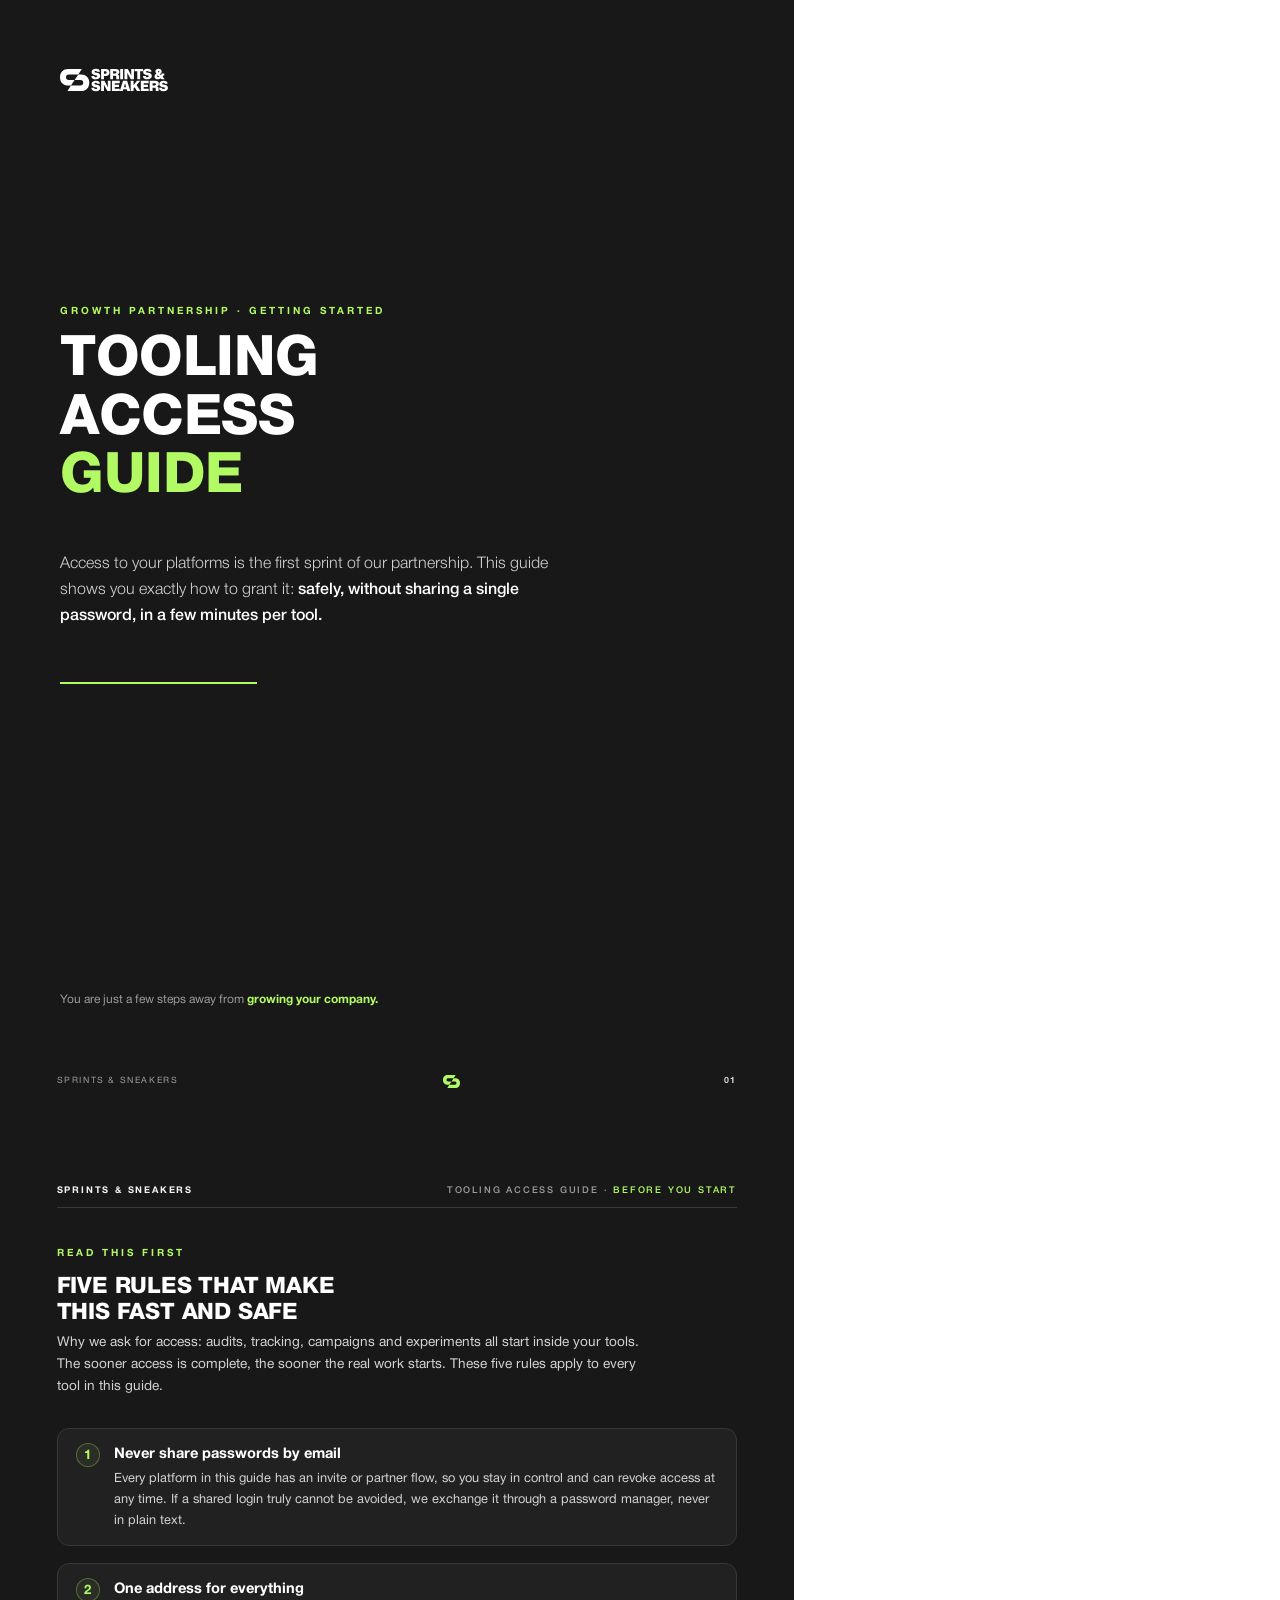
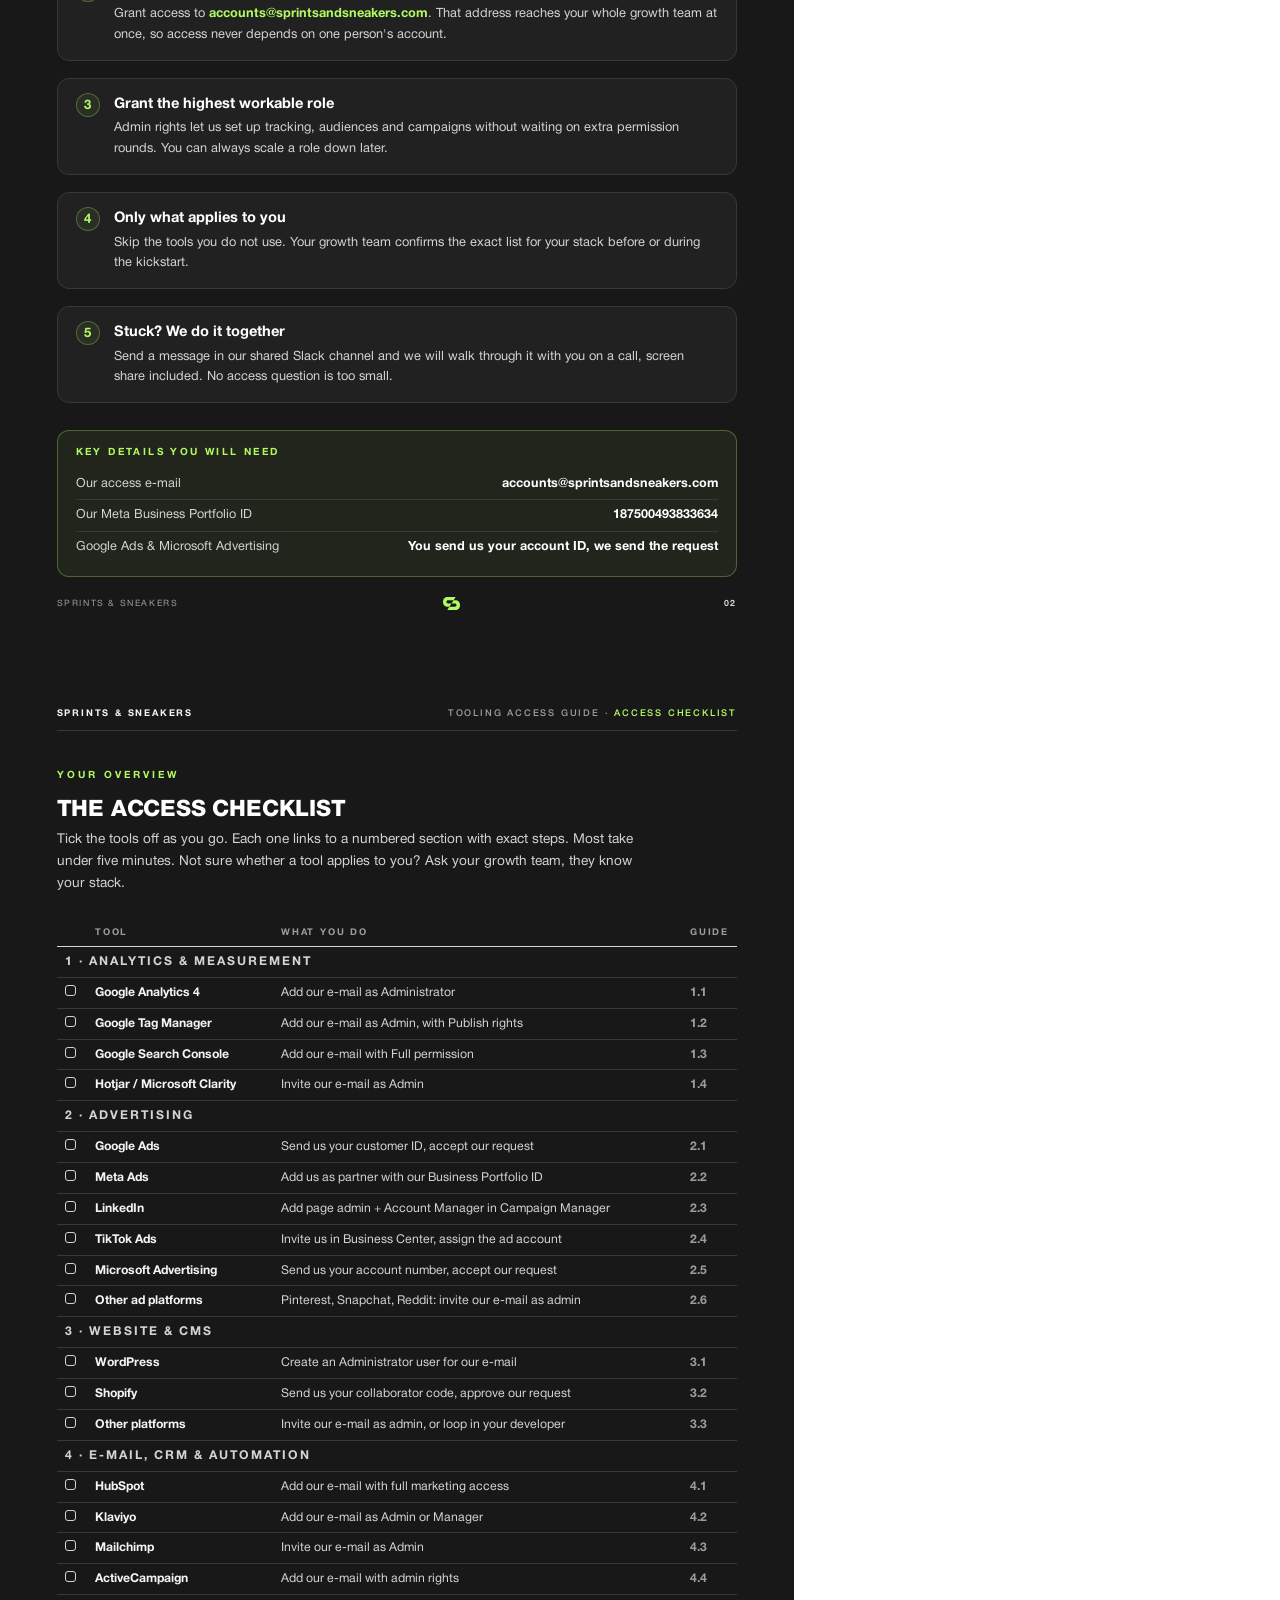
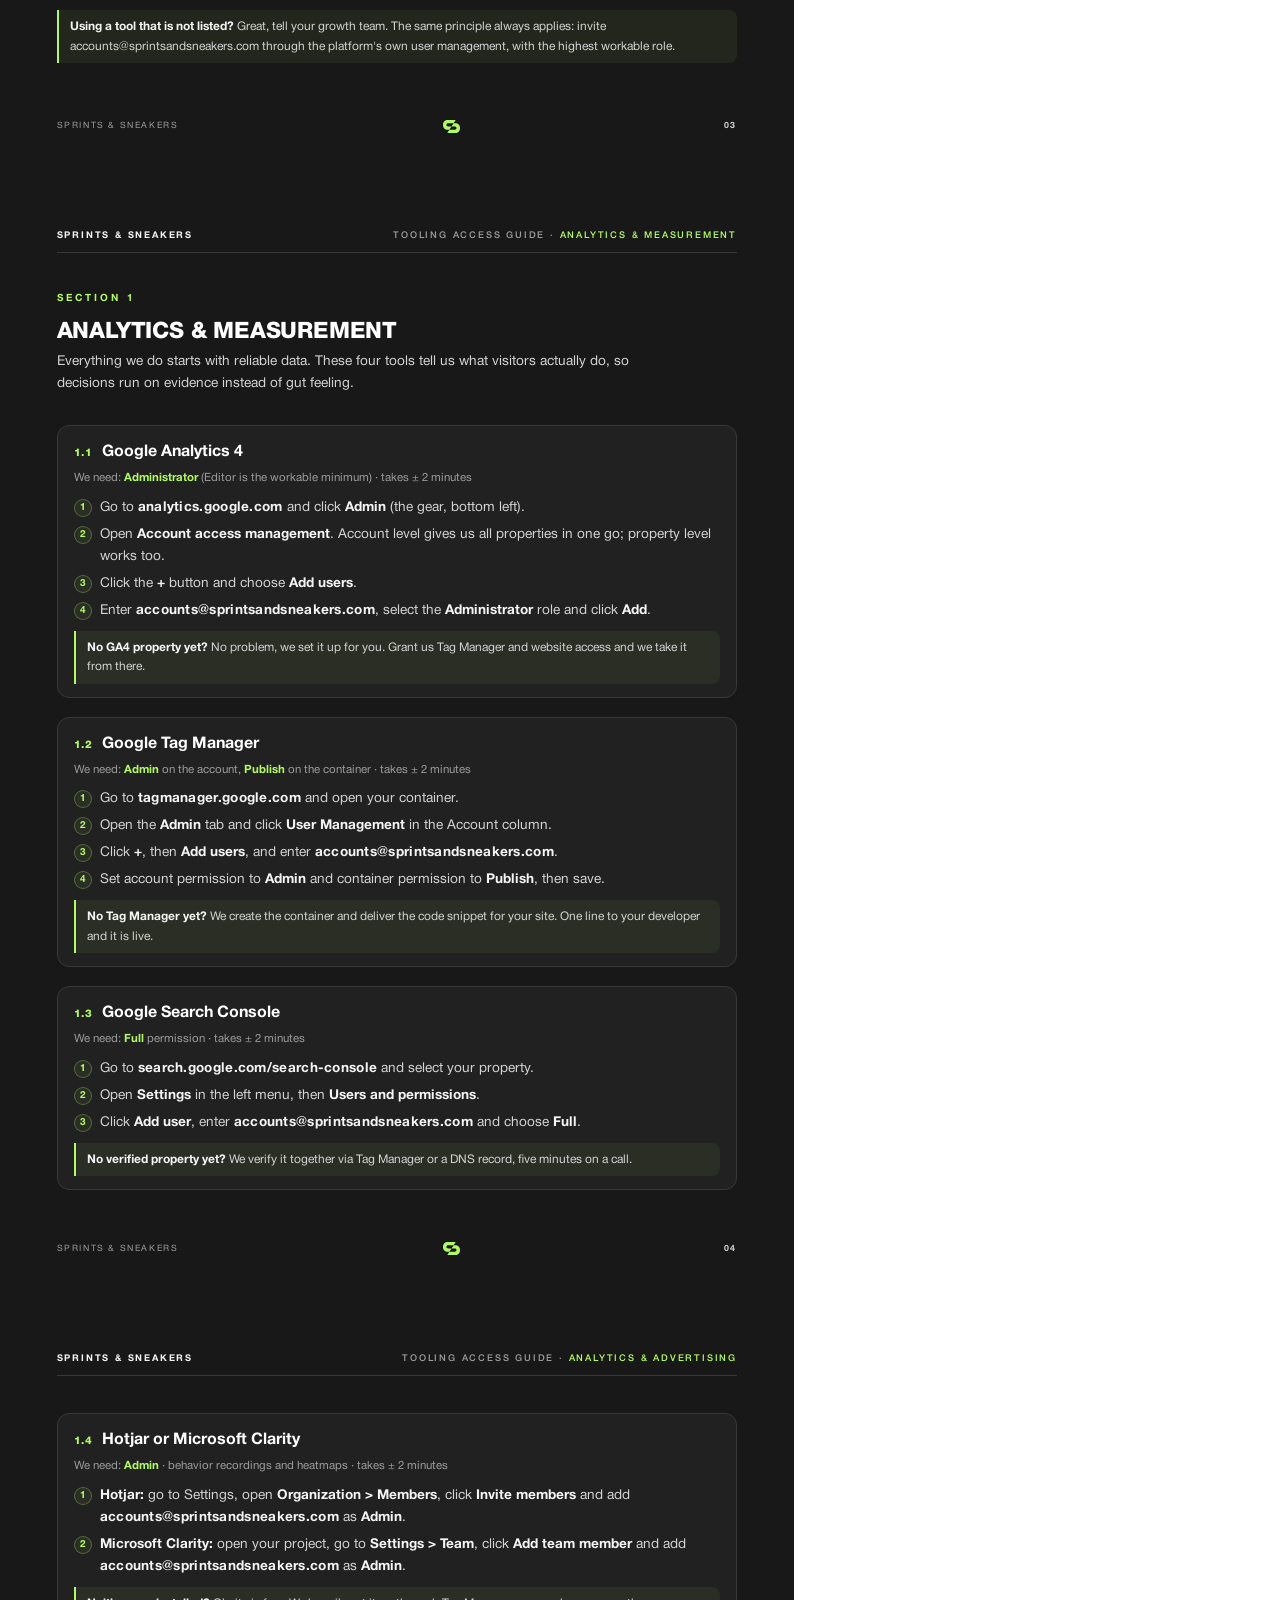
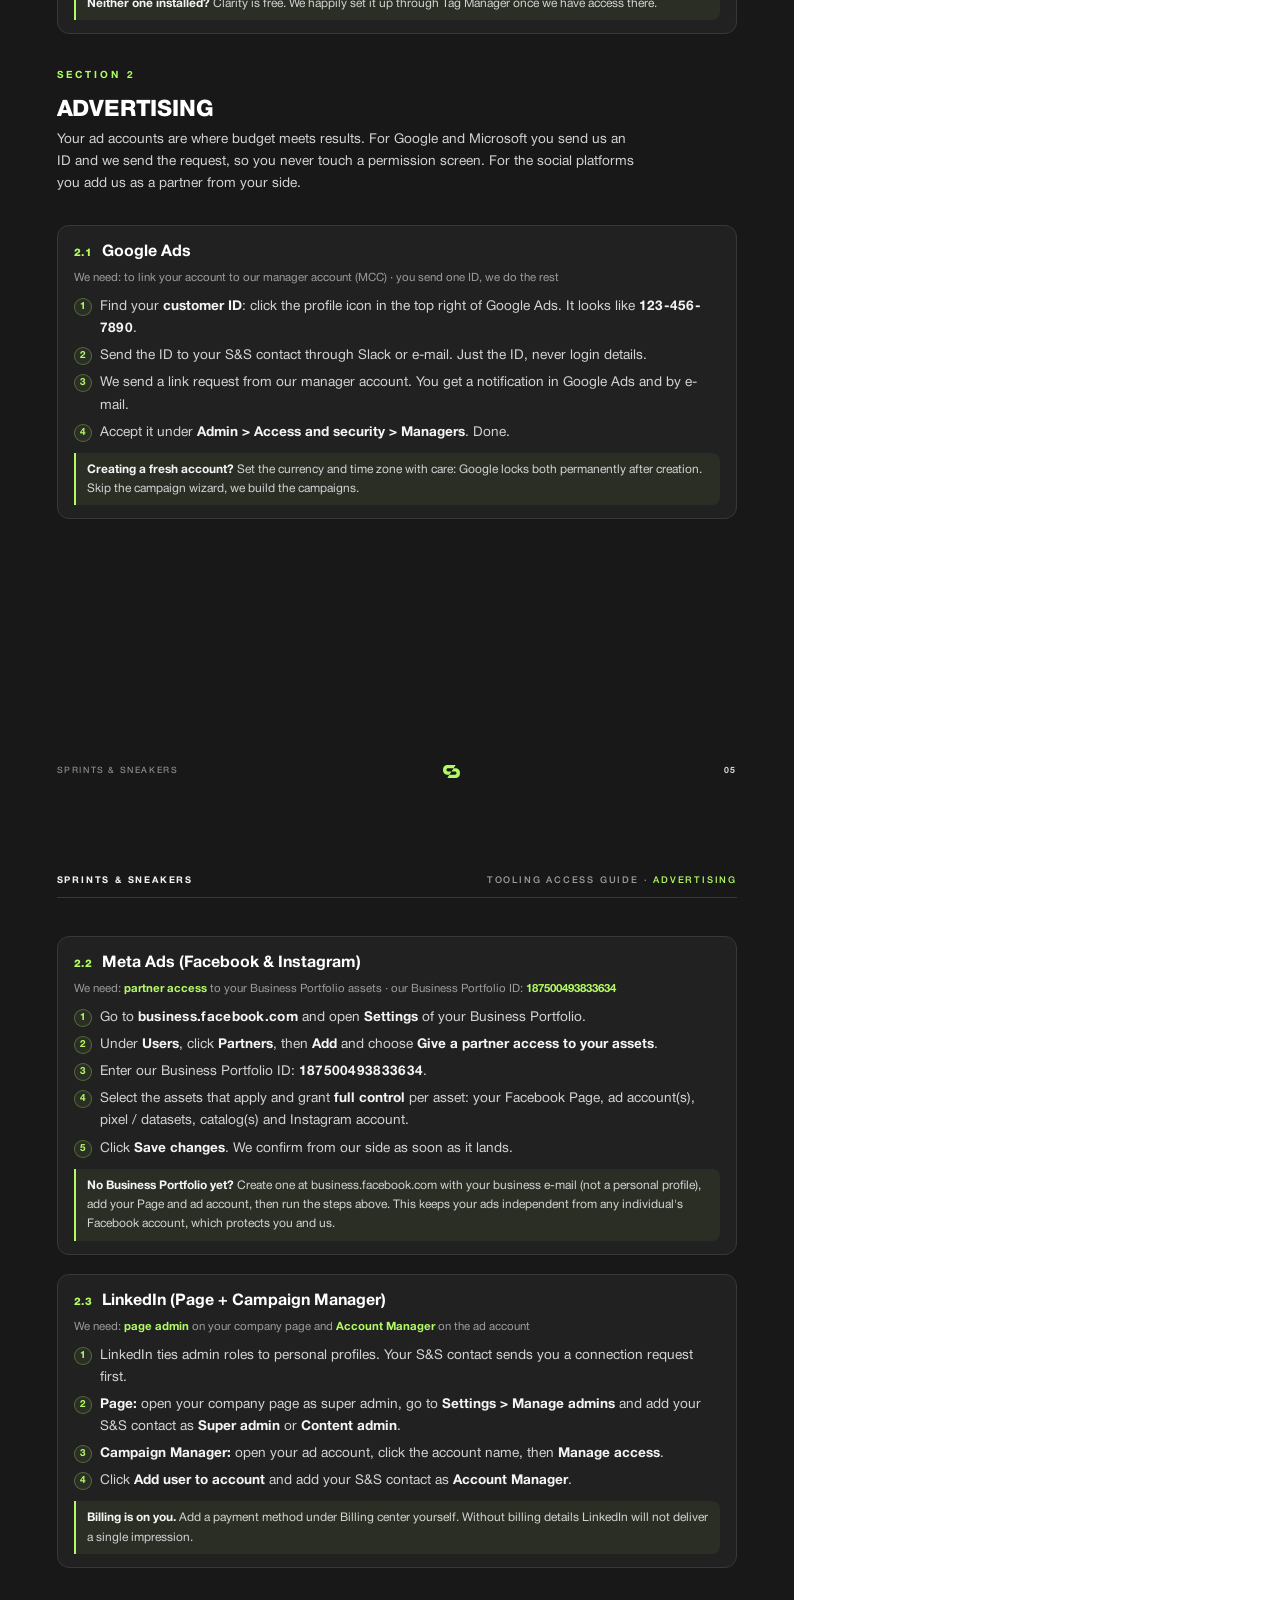
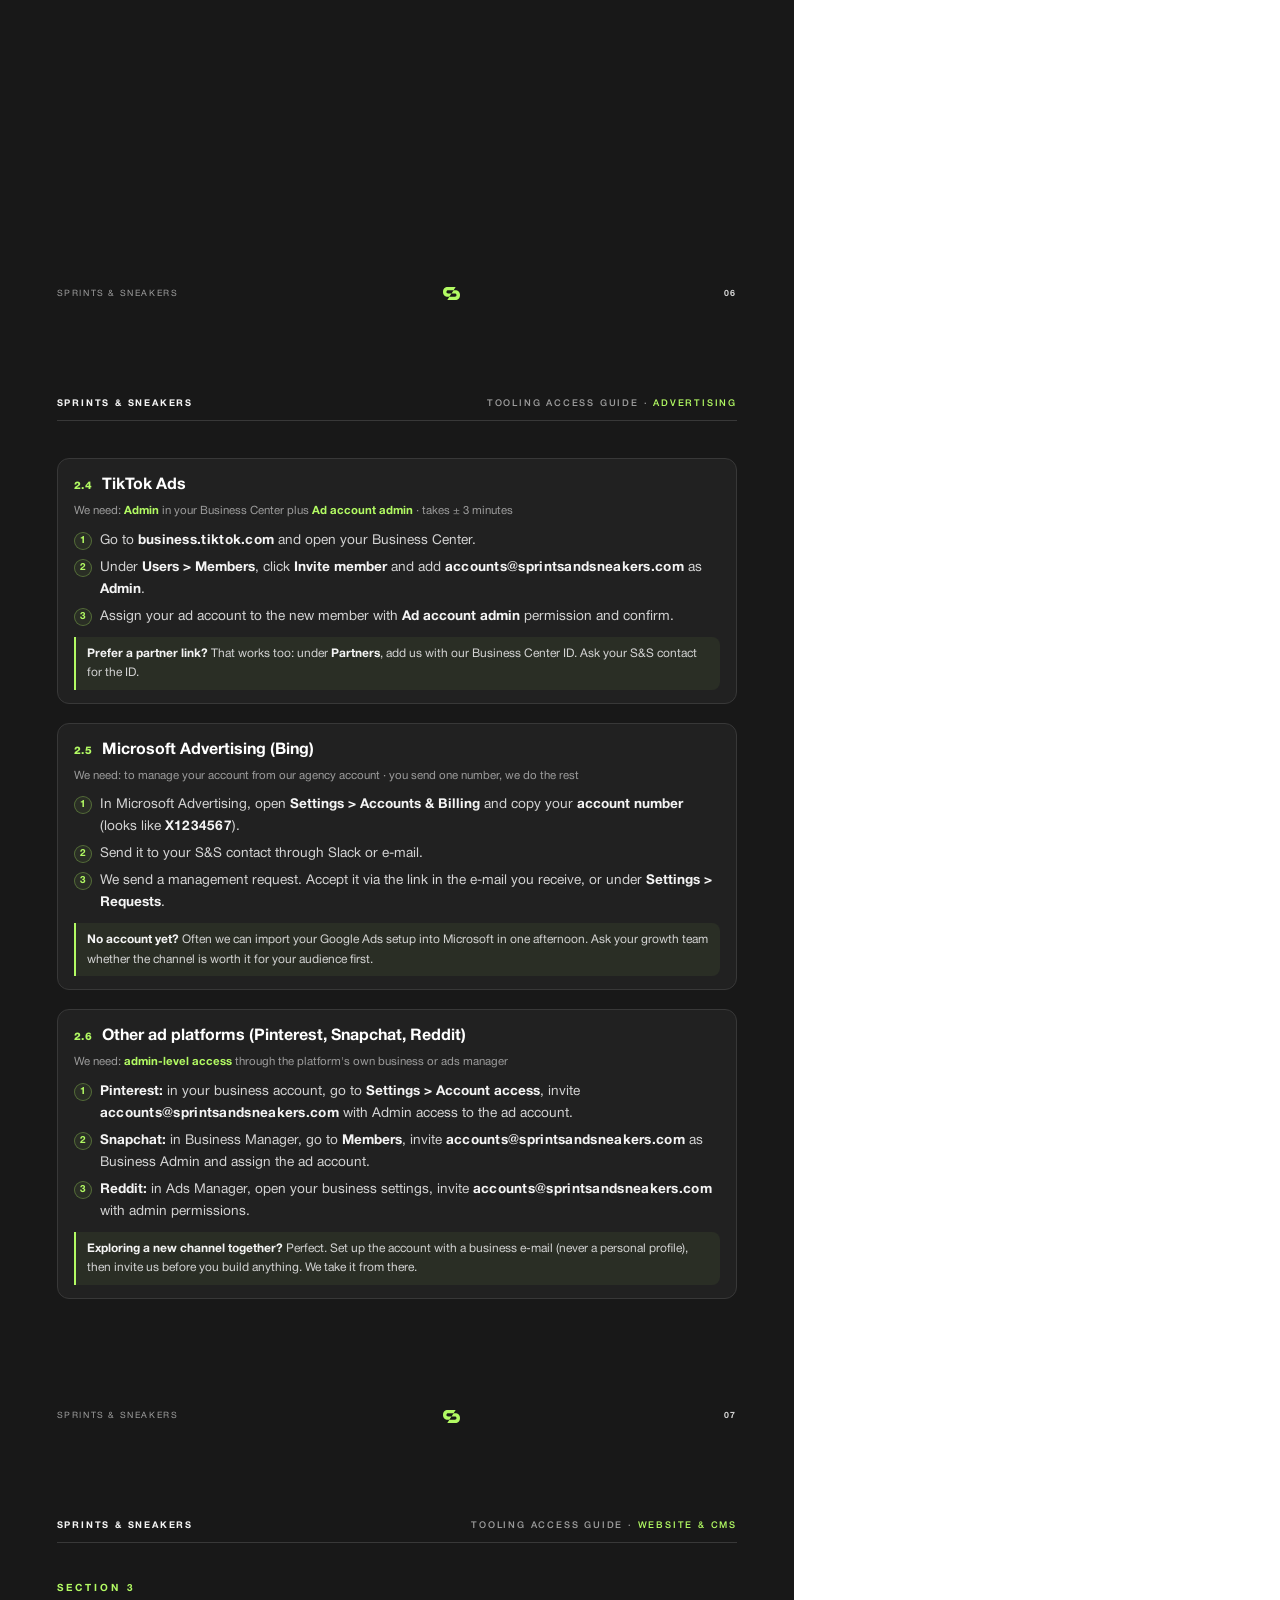
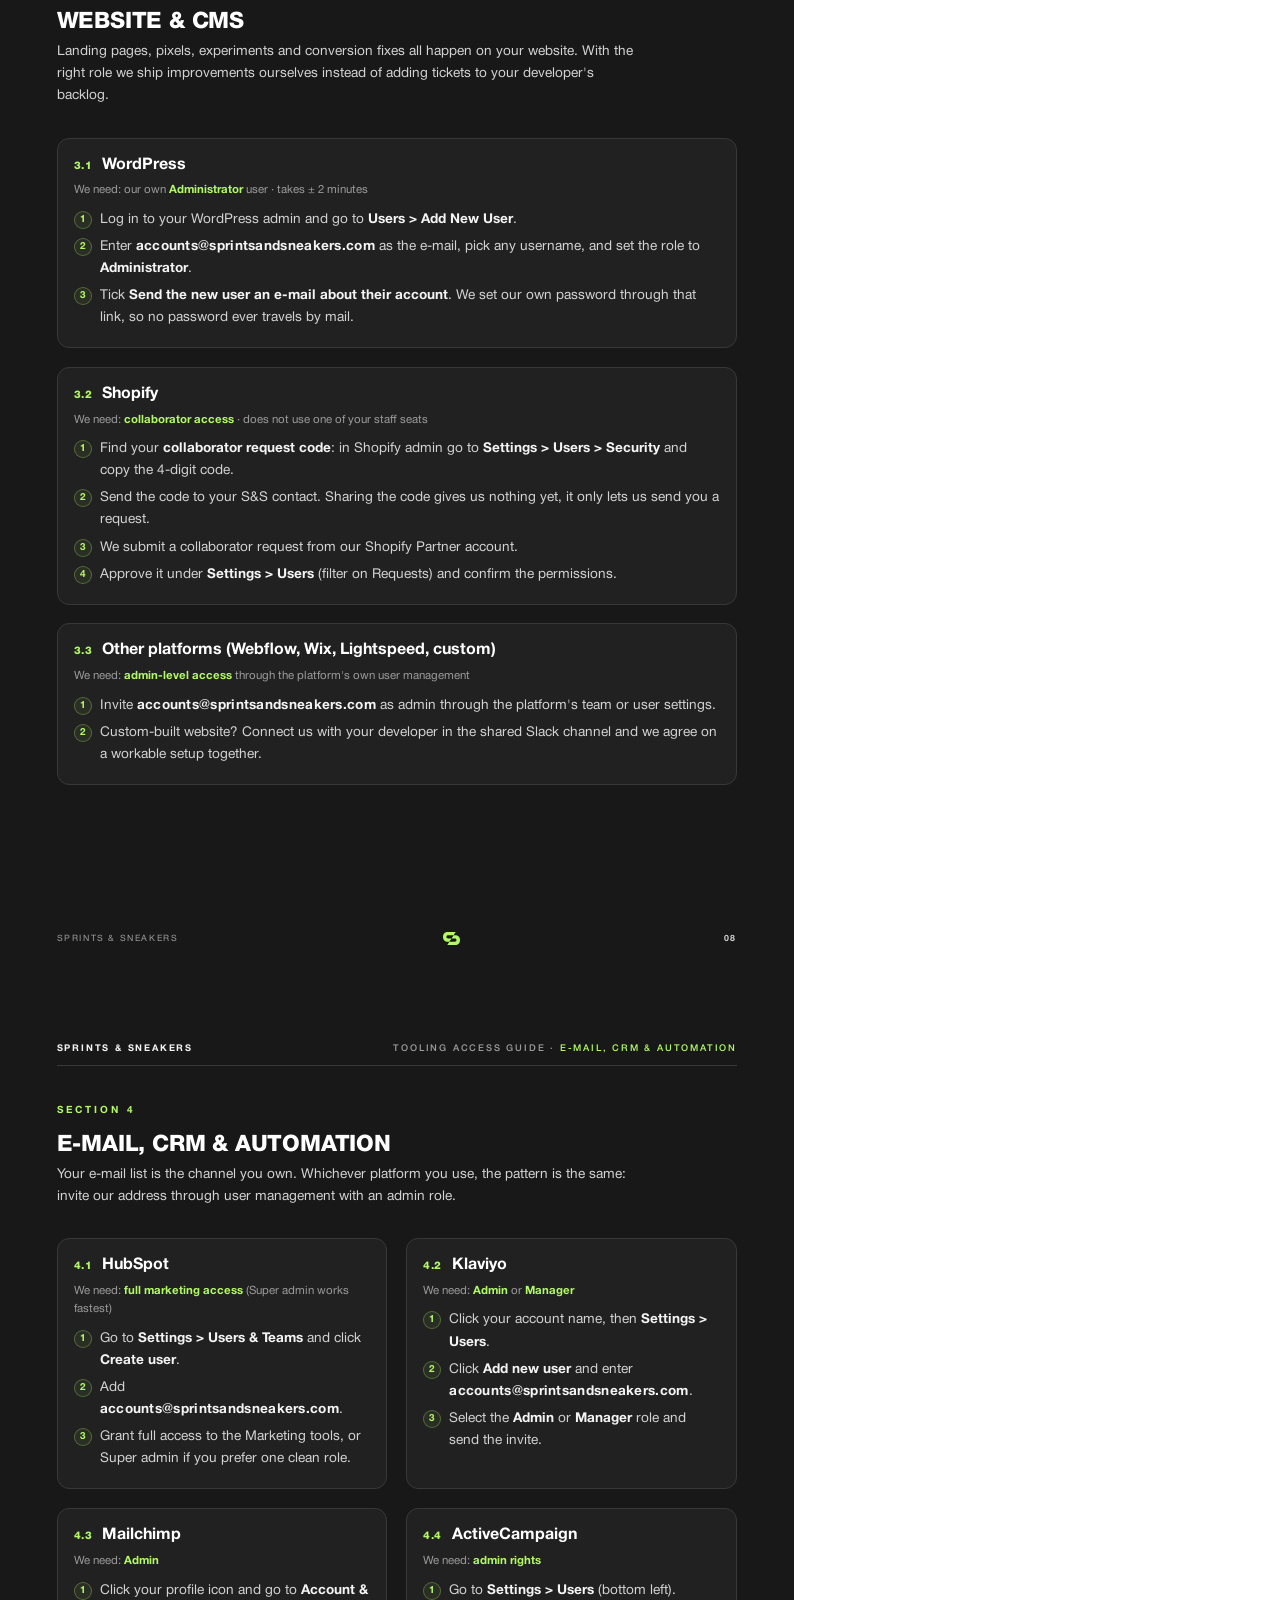
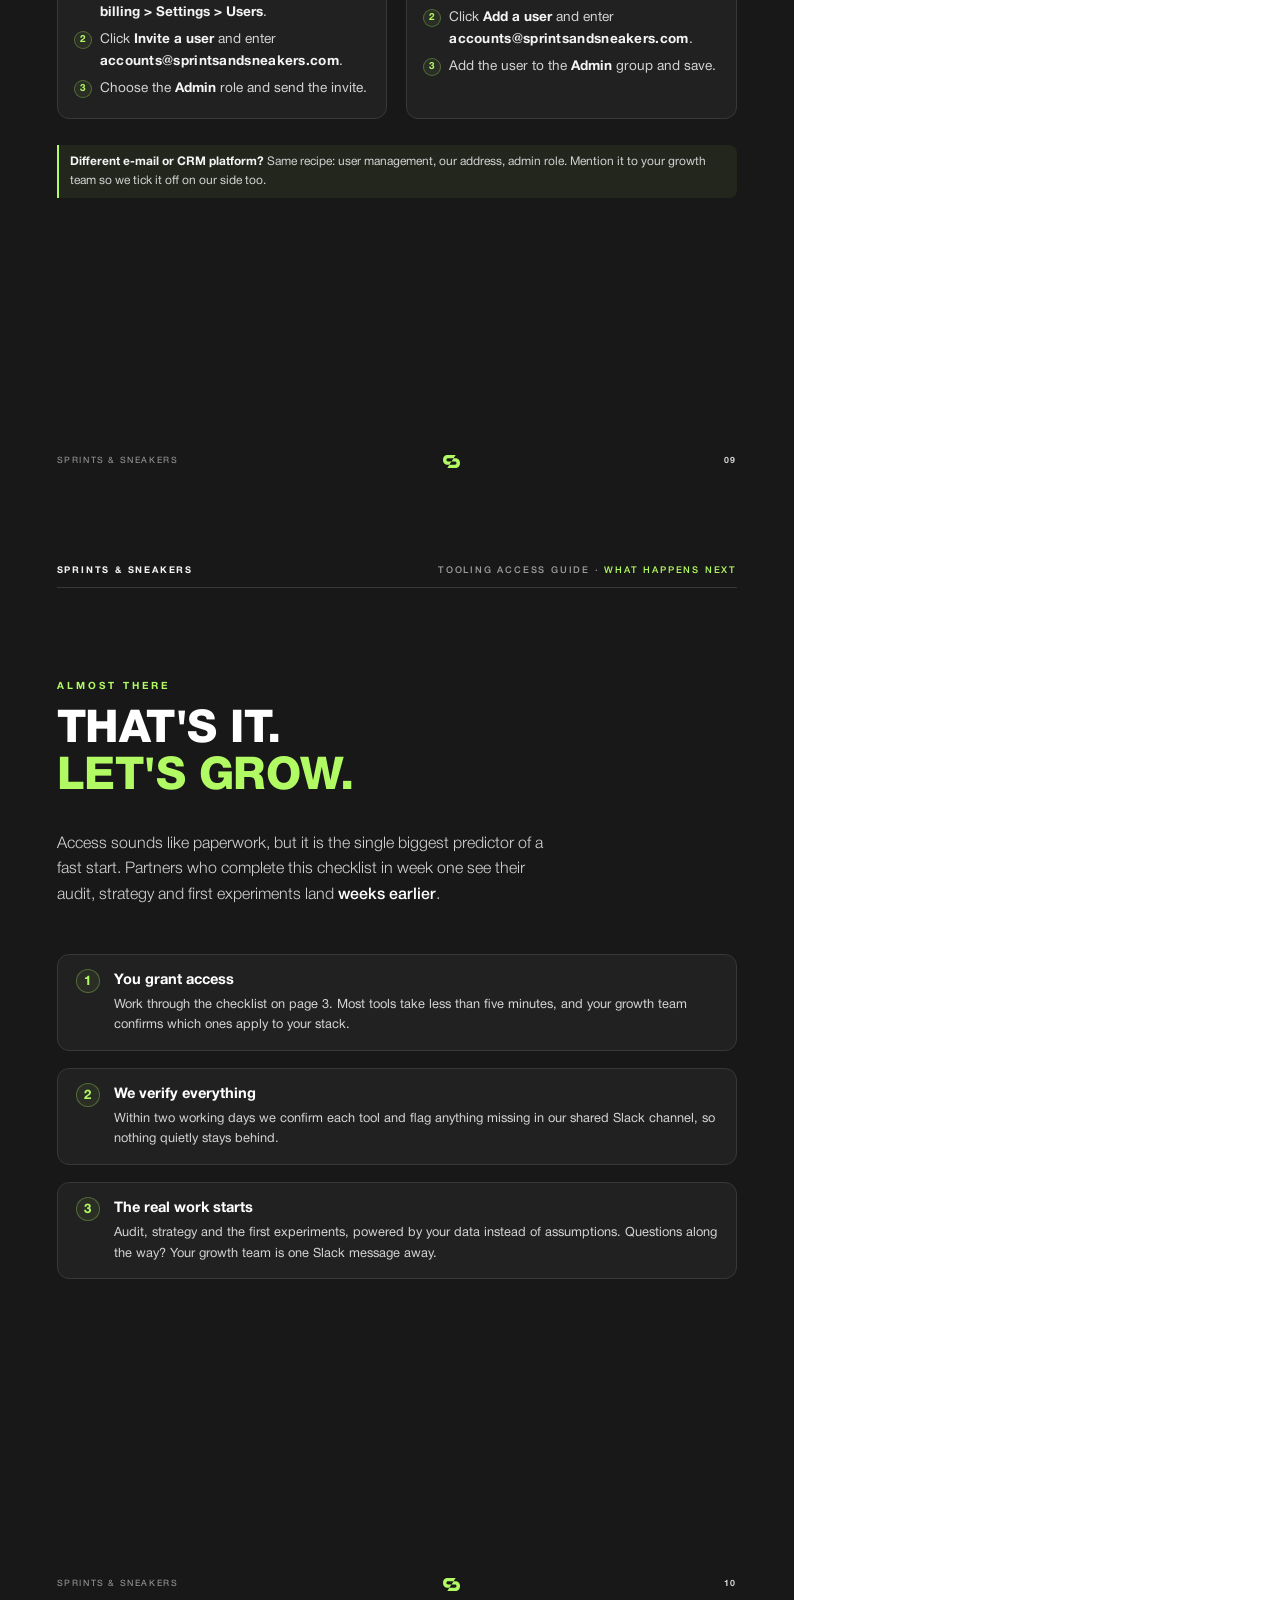
<file: Documenten Onboarding/Tooling Access Guide 2026 (bron)/guide.html>
<!DOCTYPE html>
<html lang="en">
<head>
<meta charset="UTF-8">
<title>Tooling Access Guide, Sprints &amp; Sneakers</title>
<style>
@font-face { font-family:'HN'; src:url('assets/HelveticaNeueLight.otf'); font-weight:300; }
@font-face { font-family:'HN'; src:url('assets/HelveticaNeueRoman.otf'); font-weight:400; }
@font-face { font-family:'HN'; src:url('assets/HelveticaNeueMedium.otf'); font-weight:500; }
@font-face { font-family:'HN'; src:url('assets/HelveticaNeueBold.otf'); font-weight:700; }
@font-face { font-family:'HN'; src:url('assets/HelveticaNeueHeavy.otf'); font-weight:800; }

/* ── one system: one font, one accent with an alpha ladder, one gray ladder ── */
:root{
  --bg:#181818;
  --g-card:#212121;
  --g-card2:#262626;
  --g-border:#383838;
  --t-high:#F4F4F4;
  --t-mid:#D4D4D4;
  --t-low:#9C9C9C;
  --lime:#B2FA63;
  --lime-border:rgba(178,250,99,0.30);
  --lime-soft:rgba(178,250,99,0.10);
  --lime-faint:rgba(178,250,99,0.06);
}
*{ margin:0; padding:0; box-sizing:border-box; }
@page{ size:A4; margin:0; }
body{ font-family:'HN','Helvetica Neue',Arial,sans-serif; color:var(--t-high); font-size:10.2pt; line-height:1.62; }

.page{ width:210mm; height:297mm; page-break-after:always; position:relative; overflow:hidden; padding:16mm 15mm 22mm; background:var(--bg); }

/* ── identical header on every page ── */
.hdr{ display:flex; justify-content:space-between; align-items:baseline; font-size:7pt; letter-spacing:1.8px; text-transform:uppercase; font-weight:500; color:var(--t-low); padding-bottom:9px; border-bottom:1px solid var(--g-border); margin-bottom:10mm; }
.hdr .l{ color:var(--t-high); font-weight:700; }
.hdr .r em{ font-style:normal; color:var(--lime); }

/* ── identical footer on every page ── */
.ftr{ position:absolute; left:15mm; right:15mm; bottom:9mm; display:flex; justify-content:space-between; align-items:center; font-size:6.6pt; letter-spacing:1.6px; text-transform:uppercase; color:var(--t-low); }
.ftr img{ height:13px; }
.pgnum{ font-weight:700; color:var(--t-mid); }

/* ── type: weight does the hierarchy ── */
.kicker{ font-size:7.5pt; font-weight:700; letter-spacing:3px; text-transform:uppercase; color:var(--lime); margin-bottom:12px; }
h1.display{ font-size:42pt; font-weight:800; line-height:1.04; letter-spacing:-0.5px; text-transform:uppercase; color:#FFFFFF; }
h1.display em{ font-style:normal; color:var(--lime); }
h2.section{ font-size:17pt; font-weight:800; text-transform:uppercase; letter-spacing:-0.2px; color:#FFFFFF; line-height:1.15; }
.section-intro{ color:var(--t-mid); margin:6px 0 8mm; max-width:155mm; }
.section-intro b{ color:var(--t-high); font-weight:500; }

/* ── the one card component, used everywhere ── */
.card{ background:var(--g-card); border:1px solid var(--g-border); border-radius:12px; padding:14px 16px 13px; margin-bottom:5mm; page-break-inside:avoid; }
.card-head{ display:flex; align-items:baseline; gap:10px; margin-bottom:3px; }
.card-no{ font-size:8pt; font-weight:800; color:var(--lime); letter-spacing:0.5px; }
.card-name{ font-size:12pt; font-weight:700; color:#FFFFFF; }
.card-need{ font-size:8.6pt; color:var(--t-low); margin-bottom:9px; }
.card-need b{ color:var(--lime); font-weight:700; }
ol.steps{ list-style:none; counter-reset:st; }
ol.steps li{ counter-increment:st; position:relative; padding-left:26px; margin-bottom:5px; color:var(--t-mid); }
ol.steps li b{ color:var(--t-high); font-weight:700; }
ol.steps li::before{ content:counter(st); position:absolute; left:0; top:2px; width:16px; height:16px; border-radius:50%; border:1px solid var(--lime-border); background:var(--lime-faint); color:var(--lime); font-size:7.5pt; font-weight:700; text-align:center; line-height:15px; }
.mono{ font-weight:700; color:var(--t-high); letter-spacing:0.3px; }
.note{ margin-top:9px; background:var(--lime-faint); border-left:2px solid var(--lime); border-radius:0 8px 8px 0; padding:7px 11px; font-size:9pt; color:var(--t-mid); }
.note b{ color:var(--t-high); }
.two-col{ display:flex; gap:5mm; }
.two-col .card{ flex:1; }

/* ── numbered rule rows (page 2 and closer, same component) ── */
.rule{ background:var(--g-card); border:1px solid var(--g-border); border-radius:12px; padding:14px 18px; margin-bottom:4.5mm; display:flex; gap:14px; align-items:flex-start; page-break-inside:avoid; }
.rule-no{ min-width:24px; height:24px; border-radius:50%; border:1px solid var(--lime-border); background:var(--lime-faint); color:var(--lime); font-weight:700; font-size:10pt; text-align:center; line-height:23px; }
.rule h3{ font-size:11pt; font-weight:700; color:#FFFFFF; margin-bottom:2px; }
.rule p{ color:var(--t-mid); font-size:9.6pt; }
.rule p b{ color:var(--lime); font-weight:700; }

/* ── key details block ── */
.keybox{ margin-top:7mm; border:1px solid var(--lime-border); background:var(--lime-faint); border-radius:12px; padding:14px 18px; page-break-inside:avoid; }
.keybox h3{ color:var(--lime); font-size:7.5pt; letter-spacing:2.4px; text-transform:uppercase; font-weight:700; margin-bottom:8px; }
.keyrow{ display:flex; justify-content:space-between; padding:5px 0; border-bottom:1px solid var(--g-border); font-size:9.5pt; }
.keyrow:last-child{ border-bottom:none; }
.keyrow .k{ color:var(--t-mid); }
.keyrow .v{ color:#FFFFFF; font-weight:700; }

/* ── checklist ── */
table.check{ width:100%; border-collapse:collapse; }
table.check th{ text-align:left; font-size:7pt; letter-spacing:1.8px; text-transform:uppercase; color:var(--t-low); font-weight:700; padding:0 8px 6px 8px; border-bottom:1px solid var(--t-mid); }
table.check td{ padding:5px 8px; border-bottom:1px solid var(--g-border); vertical-align:middle; font-size:9.2pt; color:var(--t-mid); }
table.check td b{ font-weight:700; color:var(--t-high); }
.box{ display:inline-block; width:11px; height:11px; border:1.2px solid var(--t-mid); border-radius:3px; }
.cat td{ color:var(--lime); font-size:7pt; font-weight:700; letter-spacing:2px; text-transform:uppercase; padding:8px 8px 3px; border-bottom:1px solid var(--lime-border); }
table.check .sec{ color:var(--t-low); font-weight:700; white-space:nowrap; }

/* ── cover ── */
.cover{ padding:18mm 16mm 22mm; }
.cover-top img{ height:24px; }
.cover-mid{ margin-top:54mm; }
.cover-sub{ margin-top:12mm; font-size:12pt; font-weight:300; color:var(--t-mid); max-width:132mm; line-height:1.6; }
.cover-sub b{ color:#FFFFFF; font-weight:500; }
.cover-line{ width:52mm; height:2px; background:var(--lime); margin:14mm 0 0; }
.cover-quote{ position:absolute; bottom:30mm; left:16mm; right:16mm; font-size:9pt; color:var(--t-low); }
.cover-quote span{ color:var(--lime); font-weight:700; }
</style>
</head>
<body>

<!-- ═══════════ PAGE 1 · COVER ═══════════ -->
<div class="page cover">
  <div class="cover-top">
    <img src="assets/logo-full-white.svg" alt="Sprints &amp; Sneakers">
  </div>
  <div class="cover-mid">
    <div class="kicker">Growth Partnership &middot; Getting Started</div>
    <h1 class="display">Tooling<br>Access<br><em>Guide</em></h1>
    <p class="cover-sub">Access to your platforms is the first sprint of our partnership. This guide shows you exactly how to grant it: <b>safely, without sharing a single password, in a few minutes per tool.</b></p>
    <div class="cover-line"></div>
  </div>
  <div class="cover-quote">You are just a few steps away from <span>growing your company.</span></div>
  <div class="ftr">
    <span>Sprints &amp; Sneakers</span>
    <img src="assets/logo-solo-lime.svg" alt="">
    <span class="pgnum">01</span>
  </div>
</div>

<!-- ═══════════ PAGE 2 · BEFORE YOU START ═══════════ -->
<div class="page">
  <div class="hdr">
    <span class="l">Sprints &amp; Sneakers</span>
    <span class="r">Tooling Access Guide &middot; <em>Before you start</em></span>
  </div>
  <div class="kicker">Read this first</div>
  <h2 class="section">Five rules that make<br>this fast and safe</h2>
  <p class="section-intro">Why we ask for access: audits, tracking, campaigns and experiments all start inside your tools. The sooner access is complete, the sooner the real work starts. These five rules apply to every tool in this guide.</p>

  <div class="rule"><div class="rule-no">1</div><div>
    <h3>Never share passwords by email</h3>
    <p>Every platform in this guide has an invite or partner flow, so you stay in control and can revoke access at any time. If a shared login truly cannot be avoided, we exchange it through a password manager, never in plain text.</p>
  </div></div>
  <div class="rule"><div class="rule-no">2</div><div>
    <h3>One address for everything</h3>
    <p>Grant access to <b>accounts@sprintsandsneakers.com</b>. That address reaches your whole growth team at once, so access never depends on one person's account.</p>
  </div></div>
  <div class="rule"><div class="rule-no">3</div><div>
    <h3>Grant the highest workable role</h3>
    <p>Admin rights let us set up tracking, audiences and campaigns without waiting on extra permission rounds. You can always scale a role down later.</p>
  </div></div>
  <div class="rule"><div class="rule-no">4</div><div>
    <h3>Only what applies to you</h3>
    <p>Skip the tools you do not use. Your growth team confirms the exact list for your stack before or during the kickstart.</p>
  </div></div>
  <div class="rule"><div class="rule-no">5</div><div>
    <h3>Stuck? We do it together</h3>
    <p>Send a message in our shared Slack channel and we will walk through it with you on a call, screen share included. No access question is too small.</p>
  </div></div>

  <div class="keybox">
    <h3>Key details you will need</h3>
    <div class="keyrow"><span class="k">Our access e-mail</span><span class="v">accounts@sprintsandsneakers.com</span></div>
    <div class="keyrow"><span class="k">Our Meta Business Portfolio ID</span><span class="v">187500493833634</span></div>
    <div class="keyrow"><span class="k">Google Ads &amp; Microsoft Advertising</span><span class="v">You send us your account ID, we send the request</span></div>
  </div>

  <div class="ftr">
    <span>Sprints &amp; Sneakers</span>
    <img src="assets/logo-solo-lime.svg" alt="">
    <span class="pgnum">02</span>
  </div>
</div>

<!-- ═══════════ PAGE 3 · CHECKLIST ═══════════ -->
<div class="page">
  <div class="hdr">
    <span class="l">Sprints &amp; Sneakers</span>
    <span class="r">Tooling Access Guide &middot; <em>Access checklist</em></span>
  </div>
  <div class="kicker">Your overview</div>
  <h2 class="section">The access checklist</h2>
  <p class="section-intro">Tick the tools off as you go. Each one links to a numbered section with exact steps. Most take under five minutes. Not sure whether a tool applies to you? Ask your growth team, they know your stack.</p>

  <table class="check">
    <tr><th style="width:8mm;"></th><th>Tool</th><th>What you do</th><th style="width:14mm;">Guide</th></tr>
    <tr class="cat"><td colspan="4">1 &middot; Analytics &amp; Measurement</td></tr>
    <tr><td><span class="box"></span></td><td><b>Google Analytics 4</b></td><td>Add our e-mail as Administrator</td><td class="sec">1.1</td></tr>
    <tr><td><span class="box"></span></td><td><b>Google Tag Manager</b></td><td>Add our e-mail as Admin, with Publish rights</td><td class="sec">1.2</td></tr>
    <tr><td><span class="box"></span></td><td><b>Google Search Console</b></td><td>Add our e-mail with Full permission</td><td class="sec">1.3</td></tr>
    <tr><td><span class="box"></span></td><td><b>Hotjar / Microsoft Clarity</b></td><td>Invite our e-mail as Admin</td><td class="sec">1.4</td></tr>
    <tr class="cat"><td colspan="4">2 &middot; Advertising</td></tr>
    <tr><td><span class="box"></span></td><td><b>Google Ads</b></td><td>Send us your customer ID, accept our request</td><td class="sec">2.1</td></tr>
    <tr><td><span class="box"></span></td><td><b>Meta Ads</b></td><td>Add us as partner with our Business Portfolio ID</td><td class="sec">2.2</td></tr>
    <tr><td><span class="box"></span></td><td><b>LinkedIn</b></td><td>Add page admin + Account Manager in Campaign Manager</td><td class="sec">2.3</td></tr>
    <tr><td><span class="box"></span></td><td><b>TikTok Ads</b></td><td>Invite us in Business Center, assign the ad account</td><td class="sec">2.4</td></tr>
    <tr><td><span class="box"></span></td><td><b>Microsoft Advertising</b></td><td>Send us your account number, accept our request</td><td class="sec">2.5</td></tr>
    <tr><td><span class="box"></span></td><td><b>Other ad platforms</b></td><td>Pinterest, Snapchat, Reddit: invite our e-mail as admin</td><td class="sec">2.6</td></tr>
    <tr class="cat"><td colspan="4">3 &middot; Website &amp; CMS</td></tr>
    <tr><td><span class="box"></span></td><td><b>WordPress</b></td><td>Create an Administrator user for our e-mail</td><td class="sec">3.1</td></tr>
    <tr><td><span class="box"></span></td><td><b>Shopify</b></td><td>Send us your collaborator code, approve our request</td><td class="sec">3.2</td></tr>
    <tr><td><span class="box"></span></td><td><b>Other platforms</b></td><td>Invite our e-mail as admin, or loop in your developer</td><td class="sec">3.3</td></tr>
    <tr class="cat"><td colspan="4">4 &middot; E-mail, CRM &amp; Automation</td></tr>
    <tr><td><span class="box"></span></td><td><b>HubSpot</b></td><td>Add our e-mail with full marketing access</td><td class="sec">4.1</td></tr>
    <tr><td><span class="box"></span></td><td><b>Klaviyo</b></td><td>Add our e-mail as Admin or Manager</td><td class="sec">4.2</td></tr>
    <tr><td><span class="box"></span></td><td><b>Mailchimp</b></td><td>Invite our e-mail as Admin</td><td class="sec">4.3</td></tr>
    <tr><td><span class="box"></span></td><td><b>ActiveCampaign</b></td><td>Add our e-mail with admin rights</td><td class="sec">4.4</td></tr>
  </table>

  <div class="note" style="margin-top:4mm;"><b>Using a tool that is not listed?</b> Great, tell your growth team. The same principle always applies: invite accounts@sprintsandsneakers.com through the platform's own user management, with the highest workable role.</div>

  <div class="ftr">
    <span>Sprints &amp; Sneakers</span>
    <img src="assets/logo-solo-lime.svg" alt="">
    <span class="pgnum">03</span>
  </div>
</div>

<!-- ═══════════ PAGE 4 · ANALYTICS 1 ═══════════ -->
<div class="page">
  <div class="hdr">
    <span class="l">Sprints &amp; Sneakers</span>
    <span class="r">Tooling Access Guide &middot; <em>Analytics &amp; Measurement</em></span>
  </div>
  <div class="kicker">Section 1</div>
  <h2 class="section">Analytics &amp; Measurement</h2>
  <p class="section-intro">Everything we do starts with reliable data. These four tools tell us what visitors actually do, so decisions run on evidence instead of gut feeling.</p>

  <div class="card">
    <div class="card-head"><span class="card-no">1.1</span><span class="card-name">Google Analytics 4</span></div>
    <p class="card-need">We need: <b>Administrator</b> (Editor is the workable minimum) &middot; takes ± 2 minutes</p>
    <ol class="steps">
      <li>Go to <span class="mono">analytics.google.com</span> and click <b>Admin</b> (the gear, bottom left).</li>
      <li>Open <b>Account access management</b>. Account level gives us all properties in one go; property level works too.</li>
      <li>Click the <b>+</b> button and choose <b>Add users</b>.</li>
      <li>Enter <span class="mono">accounts@sprintsandsneakers.com</span>, select the <b>Administrator</b> role and click <b>Add</b>.</li>
    </ol>
    <div class="note"><b>No GA4 property yet?</b> No problem, we set it up for you. Grant us Tag Manager and website access and we take it from there.</div>
  </div>

  <div class="card">
    <div class="card-head"><span class="card-no">1.2</span><span class="card-name">Google Tag Manager</span></div>
    <p class="card-need">We need: <b>Admin</b> on the account, <b>Publish</b> on the container &middot; takes ± 2 minutes</p>
    <ol class="steps">
      <li>Go to <span class="mono">tagmanager.google.com</span> and open your container.</li>
      <li>Open the <b>Admin</b> tab and click <b>User Management</b> in the Account column.</li>
      <li>Click <b>+</b>, then <b>Add users</b>, and enter <span class="mono">accounts@sprintsandsneakers.com</span>.</li>
      <li>Set account permission to <b>Admin</b> and container permission to <b>Publish</b>, then save.</li>
    </ol>
    <div class="note"><b>No Tag Manager yet?</b> We create the container and deliver the code snippet for your site. One line to your developer and it is live.</div>
  </div>

  <div class="card">
    <div class="card-head"><span class="card-no">1.3</span><span class="card-name">Google Search Console</span></div>
    <p class="card-need">We need: <b>Full</b> permission &middot; takes ± 2 minutes</p>
    <ol class="steps">
      <li>Go to <span class="mono">search.google.com/search-console</span> and select your property.</li>
      <li>Open <b>Settings</b> in the left menu, then <b>Users and permissions</b>.</li>
      <li>Click <b>Add user</b>, enter <span class="mono">accounts@sprintsandsneakers.com</span> and choose <b>Full</b>.</li>
    </ol>
    <div class="note"><b>No verified property yet?</b> We verify it together via Tag Manager or a DNS record, five minutes on a call.</div>
  </div>

  <div class="ftr">
    <span>Sprints &amp; Sneakers</span>
    <img src="assets/logo-solo-lime.svg" alt="">
    <span class="pgnum">04</span>
  </div>
</div>

<!-- ═══════════ PAGE 5 · ANALYTICS 2 + ADS INTRO ═══════════ -->
<div class="page">
  <div class="hdr">
    <span class="l">Sprints &amp; Sneakers</span>
    <span class="r">Tooling Access Guide &middot; <em>Analytics &amp; Advertising</em></span>
  </div>

  <div class="card">
    <div class="card-head"><span class="card-no">1.4</span><span class="card-name">Hotjar or Microsoft Clarity</span></div>
    <p class="card-need">We need: <b>Admin</b> &middot; behavior recordings and heatmaps &middot; takes ± 2 minutes</p>
    <ol class="steps">
      <li><b>Hotjar:</b> go to Settings, open <b>Organization &gt; Members</b>, click <b>Invite members</b> and add <span class="mono">accounts@sprintsandsneakers.com</span> as <b>Admin</b>.</li>
      <li><b>Microsoft Clarity:</b> open your project, go to <b>Settings &gt; Team</b>, click <b>Add team member</b> and add <span class="mono">accounts@sprintsandsneakers.com</span> as <b>Admin</b>.</li>
    </ol>
    <div class="note"><b>Neither one installed?</b> Clarity is free. We happily set it up through Tag Manager once we have access there.</div>
  </div>

  <div style="margin-top:9mm;">
    <div class="kicker">Section 2</div>
    <h2 class="section">Advertising</h2>
    <p class="section-intro">Your ad accounts are where budget meets results. For Google and Microsoft you send us an ID and we send the request, so you never touch a permission screen. For the social platforms you add us as a partner from your side.</p>
  </div>

  <div class="card">
    <div class="card-head"><span class="card-no">2.1</span><span class="card-name">Google Ads</span></div>
    <p class="card-need">We need: to link your account to our manager account (MCC) &middot; you send one ID, we do the rest</p>
    <ol class="steps">
      <li>Find your <b>customer ID</b>: click the profile icon in the top right of Google Ads. It looks like <span class="mono">123-456-7890</span>.</li>
      <li>Send the ID to your S&amp;S contact through Slack or e-mail. Just the ID, never login details.</li>
      <li>We send a link request from our manager account. You get a notification in Google Ads and by e-mail.</li>
      <li>Accept it under <b>Admin &gt; Access and security &gt; Managers</b>. Done.</li>
    </ol>
    <div class="note"><b>Creating a fresh account?</b> Set the currency and time zone with care: Google locks both permanently after creation. Skip the campaign wizard, we build the campaigns.</div>
  </div>

  <div class="ftr">
    <span>Sprints &amp; Sneakers</span>
    <img src="assets/logo-solo-lime.svg" alt="">
    <span class="pgnum">05</span>
  </div>
</div>

<!-- ═══════════ PAGE 6 · META + LINKEDIN ═══════════ -->
<div class="page">
  <div class="hdr">
    <span class="l">Sprints &amp; Sneakers</span>
    <span class="r">Tooling Access Guide &middot; <em>Advertising</em></span>
  </div>

  <div class="card">
    <div class="card-head"><span class="card-no">2.2</span><span class="card-name">Meta Ads (Facebook &amp; Instagram)</span></div>
    <p class="card-need">We need: <b>partner access</b> to your Business Portfolio assets &middot; our Business Portfolio ID: <b>187500493833634</b></p>
    <ol class="steps">
      <li>Go to <span class="mono">business.facebook.com</span> and open <b>Settings</b> of your Business Portfolio.</li>
      <li>Under <b>Users</b>, click <b>Partners</b>, then <b>Add</b> and choose <b>Give a partner access to your assets</b>.</li>
      <li>Enter our Business Portfolio ID: <span class="mono">187500493833634</span>.</li>
      <li>Select the assets that apply and grant <b>full control</b> per asset: your Facebook Page, ad account(s), pixel / datasets, catalog(s) and Instagram account.</li>
      <li>Click <b>Save changes</b>. We confirm from our side as soon as it lands.</li>
    </ol>
    <div class="note"><b>No Business Portfolio yet?</b> Create one at business.facebook.com with your business e-mail (not a personal profile), add your Page and ad account, then run the steps above. This keeps your ads independent from any individual's Facebook account, which protects you and us.</div>
  </div>

  <div class="card">
    <div class="card-head"><span class="card-no">2.3</span><span class="card-name">LinkedIn (Page + Campaign Manager)</span></div>
    <p class="card-need">We need: <b>page admin</b> on your company page and <b>Account Manager</b> on the ad account</p>
    <ol class="steps">
      <li>LinkedIn ties admin roles to personal profiles. Your S&amp;S contact sends you a connection request first.</li>
      <li><b>Page:</b> open your company page as super admin, go to <b>Settings &gt; Manage admins</b> and add your S&amp;S contact as <b>Super admin</b> or <b>Content admin</b>.</li>
      <li><b>Campaign Manager:</b> open your ad account, click the account name, then <b>Manage access</b>.</li>
      <li>Click <b>Add user to account</b> and add your S&amp;S contact as <b>Account Manager</b>.</li>
    </ol>
    <div class="note"><b>Billing is on you.</b> Add a payment method under Billing center yourself. Without billing details LinkedIn will not deliver a single impression.</div>
  </div>

  <div class="ftr">
    <span>Sprints &amp; Sneakers</span>
    <img src="assets/logo-solo-lime.svg" alt="">
    <span class="pgnum">06</span>
  </div>
</div>

<!-- ═══════════ PAGE 7 · TIKTOK + MICROSOFT + OTHER ═══════════ -->
<div class="page">
  <div class="hdr">
    <span class="l">Sprints &amp; Sneakers</span>
    <span class="r">Tooling Access Guide &middot; <em>Advertising</em></span>
  </div>

  <div class="card">
    <div class="card-head"><span class="card-no">2.4</span><span class="card-name">TikTok Ads</span></div>
    <p class="card-need">We need: <b>Admin</b> in your Business Center plus <b>Ad account admin</b> &middot; takes ± 3 minutes</p>
    <ol class="steps">
      <li>Go to <span class="mono">business.tiktok.com</span> and open your Business Center.</li>
      <li>Under <b>Users &gt; Members</b>, click <b>Invite member</b> and add <span class="mono">accounts@sprintsandsneakers.com</span> as <b>Admin</b>.</li>
      <li>Assign your ad account to the new member with <b>Ad account admin</b> permission and confirm.</li>
    </ol>
    <div class="note"><b>Prefer a partner link?</b> That works too: under <b>Partners</b>, add us with our Business Center ID. Ask your S&amp;S contact for the ID.</div>
  </div>

  <div class="card">
    <div class="card-head"><span class="card-no">2.5</span><span class="card-name">Microsoft Advertising (Bing)</span></div>
    <p class="card-need">We need: to manage your account from our agency account &middot; you send one number, we do the rest</p>
    <ol class="steps">
      <li>In Microsoft Advertising, open <b>Settings &gt; Accounts &amp; Billing</b> and copy your <b>account number</b> (looks like <span class="mono">X1234567</span>).</li>
      <li>Send it to your S&amp;S contact through Slack or e-mail.</li>
      <li>We send a management request. Accept it via the link in the e-mail you receive, or under <b>Settings &gt; Requests</b>.</li>
    </ol>
    <div class="note"><b>No account yet?</b> Often we can import your Google Ads setup into Microsoft in one afternoon. Ask your growth team whether the channel is worth it for your audience first.</div>
  </div>

  <div class="card">
    <div class="card-head"><span class="card-no">2.6</span><span class="card-name">Other ad platforms (Pinterest, Snapchat, Reddit)</span></div>
    <p class="card-need">We need: <b>admin-level access</b> through the platform's own business or ads manager</p>
    <ol class="steps">
      <li><b>Pinterest:</b> in your business account, go to <b>Settings &gt; Account access</b>, invite <span class="mono">accounts@sprintsandsneakers.com</span> with Admin access to the ad account.</li>
      <li><b>Snapchat:</b> in Business Manager, go to <b>Members</b>, invite <span class="mono">accounts@sprintsandsneakers.com</span> as Business Admin and assign the ad account.</li>
      <li><b>Reddit:</b> in Ads Manager, open your business settings, invite <span class="mono">accounts@sprintsandsneakers.com</span> with admin permissions.</li>
    </ol>
    <div class="note"><b>Exploring a new channel together?</b> Perfect. Set up the account with a business e-mail (never a personal profile), then invite us before you build anything. We take it from there.</div>
  </div>

  <div class="ftr">
    <span>Sprints &amp; Sneakers</span>
    <img src="assets/logo-solo-lime.svg" alt="">
    <span class="pgnum">07</span>
  </div>
</div>

<!-- ═══════════ PAGE 8 · WEBSITE & CMS ═══════════ -->
<div class="page">
  <div class="hdr">
    <span class="l">Sprints &amp; Sneakers</span>
    <span class="r">Tooling Access Guide &middot; <em>Website &amp; CMS</em></span>
  </div>
  <div class="kicker">Section 3</div>
  <h2 class="section">Website &amp; CMS</h2>
  <p class="section-intro">Landing pages, pixels, experiments and conversion fixes all happen on your website. With the right role we ship improvements ourselves instead of adding tickets to your developer's backlog.</p>

  <div class="card">
    <div class="card-head"><span class="card-no">3.1</span><span class="card-name">WordPress</span></div>
    <p class="card-need">We need: our own <b>Administrator</b> user &middot; takes ± 2 minutes</p>
    <ol class="steps">
      <li>Log in to your WordPress admin and go to <b>Users &gt; Add New User</b>.</li>
      <li>Enter <span class="mono">accounts@sprintsandsneakers.com</span> as the e-mail, pick any username, and set the role to <b>Administrator</b>.</li>
      <li>Tick <b>Send the new user an e-mail about their account</b>. We set our own password through that link, so no password ever travels by mail.</li>
    </ol>
  </div>

  <div class="card">
    <div class="card-head"><span class="card-no">3.2</span><span class="card-name">Shopify</span></div>
    <p class="card-need">We need: <b>collaborator access</b> &middot; does not use one of your staff seats</p>
    <ol class="steps">
      <li>Find your <b>collaborator request code</b>: in Shopify admin go to <b>Settings &gt; Users &gt; Security</b> and copy the 4-digit code.</li>
      <li>Send the code to your S&amp;S contact. Sharing the code gives us nothing yet, it only lets us send you a request.</li>
      <li>We submit a collaborator request from our Shopify Partner account.</li>
      <li>Approve it under <b>Settings &gt; Users</b> (filter on Requests) and confirm the permissions.</li>
    </ol>
  </div>

  <div class="card">
    <div class="card-head"><span class="card-no">3.3</span><span class="card-name">Other platforms (Webflow, Wix, Lightspeed, custom)</span></div>
    <p class="card-need">We need: <b>admin-level access</b> through the platform's own user management</p>
    <ol class="steps">
      <li>Invite <span class="mono">accounts@sprintsandsneakers.com</span> as admin through the platform's team or user settings.</li>
      <li>Custom-built website? Connect us with your developer in the shared Slack channel and we agree on a workable setup together.</li>
    </ol>
  </div>

  <div class="ftr">
    <span>Sprints &amp; Sneakers</span>
    <img src="assets/logo-solo-lime.svg" alt="">
    <span class="pgnum">08</span>
  </div>
</div>

<!-- ═══════════ PAGE 9 · EMAIL & CRM ═══════════ -->
<div class="page">
  <div class="hdr">
    <span class="l">Sprints &amp; Sneakers</span>
    <span class="r">Tooling Access Guide &middot; <em>E-mail, CRM &amp; Automation</em></span>
  </div>
  <div class="kicker">Section 4</div>
  <h2 class="section">E-mail, CRM &amp; Automation</h2>
  <p class="section-intro">Your e-mail list is the channel you own. Whichever platform you use, the pattern is the same: invite our address through user management with an admin role.</p>

  <div class="two-col">
    <div class="card">
      <div class="card-head"><span class="card-no">4.1</span><span class="card-name">HubSpot</span></div>
      <p class="card-need">We need: <b>full marketing access</b> (Super admin works fastest)</p>
      <ol class="steps">
        <li>Go to <b>Settings &gt; Users &amp; Teams</b> and click <b>Create user</b>.</li>
        <li>Add <span class="mono">accounts@sprintsandsneakers.com</span>.</li>
        <li>Grant full access to the Marketing tools, or Super admin if you prefer one clean role.</li>
      </ol>
    </div>
    <div class="card">
      <div class="card-head"><span class="card-no">4.2</span><span class="card-name">Klaviyo</span></div>
      <p class="card-need">We need: <b>Admin</b> or <b>Manager</b></p>
      <ol class="steps">
        <li>Click your account name, then <b>Settings &gt; Users</b>.</li>
        <li>Click <b>Add new user</b> and enter <span class="mono">accounts@sprintsandsneakers.com</span>.</li>
        <li>Select the <b>Admin</b> or <b>Manager</b> role and send the invite.</li>
      </ol>
    </div>
  </div>

  <div class="two-col">
    <div class="card">
      <div class="card-head"><span class="card-no">4.3</span><span class="card-name">Mailchimp</span></div>
      <p class="card-need">We need: <b>Admin</b></p>
      <ol class="steps">
        <li>Click your profile icon and go to <b>Account &amp; billing &gt; Settings &gt; Users</b>.</li>
        <li>Click <b>Invite a user</b> and enter <span class="mono">accounts@sprintsandsneakers.com</span>.</li>
        <li>Choose the <b>Admin</b> role and send the invite.</li>
      </ol>
    </div>
    <div class="card">
      <div class="card-head"><span class="card-no">4.4</span><span class="card-name">ActiveCampaign</span></div>
      <p class="card-need">We need: <b>admin rights</b></p>
      <ol class="steps">
        <li>Go to <b>Settings &gt; Users</b> (bottom left).</li>
        <li>Click <b>Add a user</b> and enter <span class="mono">accounts@sprintsandsneakers.com</span>.</li>
        <li>Add the user to the <b>Admin</b> group and save.</li>
      </ol>
    </div>
  </div>

  <div class="note" style="margin-top:2mm;"><b>Different e-mail or CRM platform?</b> Same recipe: user management, our address, admin role. Mention it to your growth team so we tick it off on our side too.</div>

  <div class="ftr">
    <span>Sprints &amp; Sneakers</span>
    <img src="assets/logo-solo-lime.svg" alt="">
    <span class="pgnum">09</span>
  </div>
</div>

<!-- ═══════════ PAGE 10 · CLOSER ═══════════ -->
<div class="page">
  <div class="hdr">
    <span class="l">Sprints &amp; Sneakers</span>
    <span class="r">Tooling Access Guide &middot; <em>What happens next</em></span>
  </div>

  <div style="margin-top:24mm; margin-bottom:12mm;">
    <div class="kicker">Almost there</div>
    <h1 class="display" style="font-size:34pt;">That's it.<br><em>Let's grow.</em></h1>
    <p class="cover-sub" style="margin-top:8mm;">Access sounds like paperwork, but it is the single biggest predictor of a fast start. Partners who complete this checklist in week one see their audit, strategy and first experiments land <b>weeks earlier</b>.</p>
  </div>

  <div class="rule"><div class="rule-no">1</div><div>
    <h3>You grant access</h3>
    <p>Work through the checklist on page 3. Most tools take less than five minutes, and your growth team confirms which ones apply to your stack.</p>
  </div></div>
  <div class="rule"><div class="rule-no">2</div><div>
    <h3>We verify everything</h3>
    <p>Within two working days we confirm each tool and flag anything missing in our shared Slack channel, so nothing quietly stays behind.</p>
  </div></div>
  <div class="rule"><div class="rule-no">3</div><div>
    <h3>The real work starts</h3>
    <p>Audit, strategy and the first experiments, powered by your data instead of assumptions. Questions along the way? Your growth team is one Slack message away.</p>
  </div></div>

  <div class="ftr">
    <span>Sprints &amp; Sneakers</span>
    <img src="assets/logo-solo-lime.svg" alt="">
    <span class="pgnum">10</span>
  </div>
</div>

</body>
</html>
</file>
<file: preview/_form.css>
*,*::before,*::after{box-sizing:border-box;margin:0;padding:0}

:root{
  --black:       #0A0A0A;
  --black-soft:  #141414;
  --black-card:  #1A1A1A;
  --black-mid:   #222222;
  --black-border:#2E2E2E;
  --black-hover: #242424;
  --lime:        #B2FA63;
  --lime-dim:    #8DCC44;
  --lime-faint:  rgba(178,250,99,0.06);
  --lime-soft:   rgba(178,250,99,0.12);
  --lime-border: rgba(178,250,99,0.25);
  --lime-glow:   rgba(178,250,99,0.08);
  --white:       #FFFFFF;
  --text-high:   #EFEFEF;
  --text-mid:    #ABABAB;
  --text-low:    #757575;
  --radius:      10px;
  --radius-lg:   16px;
  --top-h:       106px;
  --bottom-h:    70px;
  --max:         660px;
}

html { scroll-behavior: smooth; }

body {
  font-family: 'Inter', -apple-system, BlinkMacSystemFont, sans-serif;
  background: var(--black);
  color: var(--text-high);
  font-size: 15px;
  line-height: 1.65;
  -webkit-font-smoothing: antialiased;
  min-height: 100vh;
}

/* ── TOP BAR ────────────────────────────── */
.top-bar {
  position: fixed; top: 0; left: 0; right: 0; z-index: 900;
  background: rgba(10,10,10,0.97);
  backdrop-filter: blur(16px);
  -webkit-backdrop-filter: blur(16px);
  border-bottom: 1px solid var(--black-border);
}
.top-row {
  display: flex; align-items: center; justify-content: space-between;
  padding: 0 32px; height: 54px;
  max-width: 960px; margin: 0 auto; gap: 20px;
}
.logo {
  display: flex; align-items: center; gap: 10px; flex-shrink: 0;
}
.logo-mark { display: flex; align-items: center; color: var(--white); flex-shrink: 0; }
.logo-mark svg { height: 22px; width: auto; display: block; }
.logo-sep {
  width: 1px; height: 13px;
  background: var(--black-border); flex-shrink: 0;
}
.logo-label {
  font-size: 11px; font-weight: 500; color: var(--text-low);
  white-space: nowrap; letter-spacing: 0.1px;
}
.save-dot {
  font-size: 11px; font-weight: 600; color: var(--lime);
  opacity: 0; transition: opacity 0.3s; flex-shrink: 0;
  display: flex; align-items: center; gap: 5px;
}
.save-dot::before {
  content: ''; width: 5px; height: 5px; border-radius: 50%;
  background: var(--lime); display: block;
}
.save-dot.show { opacity: 1; }

/* section pills */
.pills-row {
  overflow-x: auto; scrollbar-width: none;
  display: flex; align-items: center; gap: 2px;
  padding: 0 32px 10px;
  max-width: 960px; margin: 0 auto;
}
.pills-row::-webkit-scrollbar { display: none; }
.pill {
  display: flex; align-items: center; gap: 5px;
  padding: 4px 11px; border-radius: 20px;
  font-size: 11px; font-weight: 600; letter-spacing: 0.2px;
  color: var(--text-low); white-space: nowrap; flex-shrink: 0;
  border: 1px solid transparent;
  transition: color 0.2s, background 0.2s, border-color 0.2s;
}
.pill-dot {
  width: 4px; height: 4px; border-radius: 50%;
  background: var(--black-border); flex-shrink: 0;
  transition: background 0.2s;
}
.pill.done { color: var(--text-mid); }
.pill.done .pill-dot { background: var(--lime-dim); }
.pill.active {
  color: var(--lime);
  background: var(--lime-faint);
  border-color: var(--lime-border);
}
.pill.active .pill-dot { background: var(--lime); }

/* progress */
.progress-track { height: 2px; background: var(--black-border); }
.progress-fill {
  height: 100%; background: var(--lime);
  transition: width 0.45s cubic-bezier(0.4, 0, 0.2, 1);
  box-shadow: 0 0 8px rgba(178,250,99,0.4);
}

/* ── MAIN ────────────────────────────────── */
.main { padding-top: var(--top-h); min-height: 100vh; }

/* ── STEP ANIMATION ── */
.step { display: none; }
.step.active { display: block; animation: fadeUp 0.3s ease both; }
.bridge-step { display: none; }
.bridge-step.active { display: flex; animation: fadeUp 0.3s ease both; }

@keyframes fadeUp {
  from { opacity: 0; transform: translateY(12px); }
  to   { opacity: 1; transform: translateY(0); }
}

/* ── WELCOME ─────────────────────────────── */
.welcome-wrap {
  max-width: var(--max); margin: 0 auto;
  padding: 40px 28px;
  min-height: calc(100vh - var(--top-h));
  display: flex; flex-direction: column; justify-content: center;
  position: relative;
}
/* lime glow top-left */
.welcome-wrap::before {
  content: '';
  position: absolute; top: -120px; left: -120px;
  width: 480px; height: 480px; border-radius: 50%;
  background: radial-gradient(circle, rgba(178,250,99,0.07) 0%, transparent 70%);
  pointer-events: none;
}
.welcome-eyebrow {
  font-size: 10px; font-weight: 700; letter-spacing: 2.5px;
  text-transform: uppercase; color: var(--lime); margin-bottom: 20px;
}
.welcome-headline {
  font-size: clamp(40px, 6.5vw, 64px); font-weight: 900;
  letter-spacing: -2.5px; line-height: 1.0;
  color: var(--white); margin-bottom: 20px;
}
.welcome-headline em { font-style: normal; color: var(--lime); }
.welcome-body {
  font-size: 15px; color: var(--text-mid);
  max-width: 440px; line-height: 1.75; margin-bottom: 36px;
}
.welcome-list {
  display: flex; flex-direction: column; gap: 10px; margin-bottom: 44px;
}
.welcome-item {
  display: flex; align-items: flex-start; gap: 12px;
  font-size: 13px; color: var(--text-mid); line-height: 1.55;
}
.w-icon {
  width: 18px; height: 18px; border-radius: 50%; flex-shrink: 0;
  background: var(--lime-faint); border: 1px solid var(--lime-border);
  color: var(--lime); font-size: 8px; font-weight: 800;
  display: flex; align-items: center; justify-content: center; margin-top: 1px;
}
.welcome-item strong { color: var(--text-high); font-weight: 600; }
.welcome-fields {
  display: flex; flex-direction: column; gap: 14px;
  margin-bottom: 36px; max-width: 440px;
}
.wf-row { display: flex; flex-direction: column; gap: 6px; }
.wf-label {
  font-size: 12px; font-weight: 600; letter-spacing: 0.2px;
  color: var(--text-mid);
}
.btn-start {
  display: inline-flex; align-items: center; gap: 10px;
  align-self: flex-start;
  background: var(--lime); color: var(--black);
  font-size: 14px; font-weight: 700; letter-spacing: 0.1px;
  padding: 13px 26px; border-radius: var(--radius);
  border: none; cursor: pointer;
  transition: background 0.15s, transform 0.1s, box-shadow 0.15s;
  box-shadow: 0 0 0 0 rgba(178,250,99,0);
}
.btn-start:hover {
  background: var(--lime-dim); transform: translateY(-1px);
  box-shadow: 0 4px 20px rgba(178,250,99,0.2);
}

/* ── CONTENT SECTION ─────────────────────── */
.content-wrap {
  max-width: var(--max); margin: 0 auto;
  padding: 52px 28px calc(var(--bottom-h) + 48px);
}
.section-tag {
  display: inline-flex; align-items: center; gap: 8px;
  margin-bottom: 14px;
}
.section-num {
  font-size: 9.5px; font-weight: 800; letter-spacing: 1.5px;
  text-transform: uppercase; color: var(--black);
  background: var(--lime); padding: 2px 7px; border-radius: 4px;
}
.section-of {
  font-size: 9.5px; font-weight: 700; letter-spacing: 1.5px;
  text-transform: uppercase; color: var(--text-low);
}
.section-headline {
  font-size: 30px; font-weight: 800; letter-spacing: -0.8px;
  color: var(--white); margin-bottom: 6px; line-height: 1.1;
}
.section-sub {
  font-size: 13.5px; color: var(--text-low); margin-bottom: 44px;
  line-height: 1.55;
}

/* ── QUESTIONS ──────────────────────────── */
.q-block { margin-bottom: 38px; }
.q-label {
  font-size: 15.5px; font-weight: 600; color: var(--text-high);
  margin-bottom: 6px; line-height: 1.4;
}
.q-hint {
  font-size: 12.5px; color: var(--text-low);
  margin-bottom: 11px; line-height: 1.55;
}
.q-hint em { font-style: italic; color: var(--text-mid); }
hr.divider {
  border: none; border-top: 1px solid var(--black-border); margin: 34px 0;
}

/* inputs */
textarea, input[type=text], input[type=url] {
  width: 100%;
  background: var(--black-card);
  border: 1px solid var(--black-border);
  border-radius: var(--radius);
  color: var(--text-high);
  font-family: 'Inter', sans-serif;
  font-size: 14px; line-height: 1.6;
  padding: 13px 16px;
  resize: vertical; outline: none;
  transition: border-color 0.15s, box-shadow 0.15s, background 0.15s;
}
textarea:focus, input[type=text]:focus, input[type=url]:focus {
  border-color: rgba(178,250,99,0.4);
  box-shadow: 0 0 0 3px rgba(178,250,99,0.06);
  background: var(--black-mid);
}
textarea::placeholder, input::placeholder { color: var(--text-low); }
textarea { min-height: 98px; }
textarea.tall { min-height: 136px; }

/* numbered inline rows */
.inline-fields { display: flex; flex-direction: column; gap: 8px; }
.inline-row { display: flex; align-items: flex-start; gap: 10px; }
.inline-num {
  font-size: 10.5px; font-weight: 700; color: var(--lime);
  width: 18px; flex-shrink: 0; padding-top: 15px; text-align: center;
}
.inline-row input[type=text] { flex: 1; margin: 0; }

/* option cards */
.options { display: flex; flex-direction: column; gap: 7px; }
.opt {
  display: flex; align-items: center; gap: 12px;
  background: var(--black-card); border: 1px solid var(--black-border);
  border-radius: var(--radius); padding: 12px 16px; cursor: pointer;
  transition: border-color 0.15s, background 0.15s; user-select: none;
}
.opt:hover { border-color: rgba(178,250,99,0.2); background: var(--black-mid); }
.opt.sel { border-color: var(--lime); background: var(--lime-faint); }
.opt.sel label { color: var(--text-high); }
.opt input { accent-color: var(--lime); cursor: pointer; flex-shrink: 0; }
.opt label {
  font-size: 13.5px; font-weight: 500; color: var(--text-mid);
  cursor: pointer; flex: 1; transition: color 0.15s;
}
.opt:hover label { color: var(--text-high); }

/* stack rows */
.stack-row { display: flex; align-items: center; gap: 10px; margin-bottom: 8px; }
.stack-label {
  font-size: 10.5px; font-weight: 700; letter-spacing: 0.8px;
  text-transform: uppercase; color: var(--text-low);
  width: 116px; flex-shrink: 0;
}
.stack-row input[type=text] { flex: 1; margin: 0; }

/* capabilities table */
.cap-wrap { overflow-x: auto; margin-top: 10px; }
.cap-table { width: 100%; border-collapse: collapse; font-size: 13px; }
.cap-table th {
  text-align: left; font-size: 9.5px; font-weight: 700;
  letter-spacing: 1.2px; text-transform: uppercase; color: var(--text-low);
  padding: 8px 14px; border-bottom: 1px solid var(--black-border);
}
.cap-table td {
  padding: 6px 14px; border-bottom: 1px solid var(--black-border);
  vertical-align: middle;
}
.cap-table tr:last-child td { border-bottom: none; }
.cap-table tr:hover td { background: var(--black-hover); }
.cap-table td:first-child { color: var(--text-mid); font-weight: 500; }
.cap-table select {
  background: var(--black-card); border: 1px solid var(--black-border);
  border-radius: 6px; color: var(--text-high);
  font-family: 'Inter', sans-serif; font-size: 12.5px;
  padding: 5px 10px; outline: none; cursor: pointer; width: 100%;
  transition: border-color 0.15s;
}
.cap-table select:focus { border-color: var(--lime-border); }
.cap-table input[type=text] { margin: 0; padding: 5px 10px; font-size: 12.5px; }

/* label row with tooltip */
.q-label-row { display: flex; align-items: center; gap: 8px; margin-bottom: 6px; }
.tip {
  width: 15px; height: 15px; border-radius: 50%;
  background: var(--black-border); color: var(--text-low);
  font-size: 9px; font-weight: 800;
  display: inline-flex; align-items: center; justify-content: center;
  cursor: help; position: relative; flex-shrink: 0;
}
.tip-body {
  display: none; position: absolute; top: calc(100% + 7px); left: 0;
  background: var(--black-card); border: 1px solid var(--black-border);
  border-radius: 8px; padding: 10px 14px; font-size: 12px;
  color: var(--text-mid); width: 260px; z-index: 100; line-height: 1.55;
  box-shadow: 0 8px 32px rgba(0,0,0,0.5);
}
.tip:hover .tip-body { display: block; }

/* ── BRIDGE SCREENS ──────────────────────── */
.bridge-step {
  min-height: calc(100vh - var(--top-h));
  align-items: stretch;
}
.bridge-wrap {
  max-width: var(--max); margin: 0 auto;
  padding: 0 28px;
  flex: 1;
  display: flex; flex-direction: column; justify-content: center;
  position: relative; overflow: hidden;
}
/* large background number */
.bridge-wrap::before {
  content: attr(data-num);
  position: absolute; right: -20px; top: 50%;
  transform: translateY(-50%);
  font-size: 220px; font-weight: 900; letter-spacing: -10px;
  color: rgba(178,250,99,0.04);
  pointer-events: none; user-select: none; line-height: 1;
}
.bridge-timer {
  display: flex; align-items: center; gap: 14px; margin-bottom: 40px;
}
.countdown-svg { flex-shrink: 0; }
.countdown-svg .ring-bg { stroke: var(--black-border); }
.countdown-svg .ring-fg {
  stroke: var(--lime); stroke-linecap: round;
  transition: stroke-dashoffset 0.1s linear;
  filter: drop-shadow(0 0 4px rgba(178,250,99,0.5));
}
.countdown-num {
  font-size: 13px; font-weight: 800; fill: var(--lime);
  dominant-baseline: central; text-anchor: middle;
}
.bridge-timer-label {
  font-size: 11.5px; color: var(--text-low); font-weight: 500;
}
.bridge-eyebrow {
  font-size: 9.5px; font-weight: 700; letter-spacing: 2px;
  text-transform: uppercase; color: var(--lime); margin-bottom: 16px;
}
.bridge-title {
  font-size: clamp(28px, 4.5vw, 42px); font-weight: 900;
  letter-spacing: -1px; color: var(--white);
  line-height: 1.08; margin-bottom: 18px;
}
.bridge-body {
  font-size: 15.5px; color: var(--text-mid);
  max-width: 460px; line-height: 1.72; margin-bottom: 40px;
}
.btn-bridge {
  display: inline-flex; align-items: center; gap: 10px;
  align-self: flex-start;
  background: transparent;
  border: 1px solid var(--black-border);
  color: var(--text-low); font-size: 13.5px; font-weight: 600;
  padding: 11px 22px; border-radius: var(--radius); cursor: pointer;
  transition: border-color 0.15s, color 0.15s, background 0.15s;
}
.btn-bridge:hover {
  border-color: var(--lime-border);
  color: var(--lime); background: var(--lime-faint);
}

/* ── THANK YOU ───────────────────────────── */
.ty-wrap {
  max-width: var(--max); margin: 0 auto;
  padding: 80px 28px;
  min-height: calc(100vh - var(--top-h));
  display: flex; flex-direction: column; justify-content: center;
}
.ty-check {
  width: 52px; height: 52px; border-radius: 50%;
  background: var(--lime-faint); border: 1px solid var(--lime-border);
  display: flex; align-items: center; justify-content: center;
  font-size: 20px; margin-bottom: 32px;
  box-shadow: 0 0 24px rgba(178,250,99,0.1);
}
.ty-headline {
  font-size: 48px; font-weight: 900; letter-spacing: -2px;
  color: var(--white); margin-bottom: 16px; line-height: 1;
}
.ty-body {
  font-size: 15.5px; color: var(--text-mid);
  line-height: 1.75; max-width: 460px; margin-bottom: 48px;
}
.ty-steps { display: flex; flex-direction: column; gap: 20px; }
.ty-row { display: flex; gap: 18px; align-items: flex-start; }
.ty-num {
  width: 28px; height: 28px; border-radius: 50%;
  background: var(--black-card); border: 1px solid var(--black-border);
  font-size: 11px; font-weight: 700; color: var(--lime);
  display: flex; align-items: center; justify-content: center;
  flex-shrink: 0; margin-top: 1px;
}
.ty-text { font-size: 14px; color: var(--text-mid); line-height: 1.65; }
.ty-text strong { color: var(--text-high); font-weight: 600; }
.ty-footer {
  margin-top: 56px; padding-top: 28px;
  border-top: 1px solid var(--black-border);
}
.ty-footer p { font-size: 12px; color: var(--text-low); line-height: 1.8; }

/* ── BOTTOM NAV ──────────────────────────── */
.bottom-nav {
  position: fixed; bottom: 0; left: 0; right: 0;
  height: var(--bottom-h);
  background: rgba(10,10,10,0.97);
  backdrop-filter: blur(14px);
  -webkit-backdrop-filter: blur(14px);
  border-top: 1px solid var(--black-border);
  display: flex; align-items: center; justify-content: space-between;
  padding: 0 28px; z-index: 800;
}
.bottom-nav.hidden { display: none; }
.btn-back {
  background: transparent; border: 1px solid var(--black-border);
  color: var(--text-low); font-size: 13px; font-weight: 600;
  padding: 9px 18px; border-radius: var(--radius); cursor: pointer;
  transition: color 0.15s, border-color 0.15s;
  font-family: 'Inter', sans-serif;
}
.btn-back:hover { color: var(--text-high); border-color: var(--text-low); }
.btn-back.invisible { visibility: hidden; pointer-events: none; }
.nav-label {
  font-size: 11px; font-weight: 600; color: var(--text-low);
  letter-spacing: 0.3px; text-align: center;
}
.btn-next {
  background: var(--lime); color: var(--black);
  font-size: 13px; font-weight: 700; letter-spacing: 0.1px;
  padding: 10px 22px; border-radius: var(--radius);
  border: none; cursor: pointer;
  transition: background 0.15s, box-shadow 0.15s;
  font-family: 'Inter', sans-serif;
}
.btn-next:hover {
  background: var(--lime-dim);
  box-shadow: 0 0 16px rgba(178,250,99,0.2);
}
.btn-next:disabled {
  opacity: 0.6; cursor: default; box-shadow: none;
}

/* ── CALLOUT BOX ─────────────────────────── */
.callout {
  margin-top: 40px; padding: 24px 26px;
  background: var(--lime-faint); border: 1px solid var(--lime-border);
  border-radius: var(--radius-lg);
}
.callout-label {
  font-size: 9.5px; font-weight: 700; letter-spacing: 2px;
  text-transform: uppercase; color: var(--lime); margin-bottom: 8px;
}
.callout-body { font-size: 13.5px; color: var(--text-mid); line-height: 1.65; }

/* ── FILE UPLOAD ─────────────────────────── */
.upload-examples {
  display: grid; grid-template-columns: repeat(2, 1fr);
  gap: 14px 24px; margin: 4px 0 18px;
}
.ue-head {
  display: block; font-size: 10px; font-weight: 700; letter-spacing: 1.2px;
  text-transform: uppercase; color: var(--lime); margin-bottom: 6px;
}
.ue-col ul { list-style: none; display: flex; flex-direction: column; gap: 3px; }
.ue-col li {
  font-size: 12.5px; color: var(--text-mid); line-height: 1.4;
  padding-left: 13px; position: relative;
}
.ue-col li::before {
  content: ''; position: absolute; left: 0; top: 8px;
  width: 4px; height: 4px; border-radius: 50%; background: var(--black-border);
}
.dropzone {
  border: 1.5px dashed var(--black-border); border-radius: var(--radius-lg);
  padding: 28px 20px; text-align: center; cursor: pointer;
  transition: border-color .15s, background .15s;
}
.dropzone:hover, .dropzone:focus-visible {
  border-color: var(--lime-border); background: var(--lime-faint); outline: none;
}
.dropzone.dragover { border-color: var(--lime); background: var(--lime-soft); }
.dropzone svg { color: var(--text-low); margin-bottom: 8px; transition: color .15s; }
.dropzone:hover svg, .dropzone.dragover svg { color: var(--lime); }
.dz-title { font-size: 13.5px; color: var(--text-mid); }
.dz-link { color: var(--lime); font-weight: 600; }
.dz-sub { font-size: 11.5px; color: var(--text-low); margin-top: 4px; }
.file-list { display: flex; flex-direction: column; gap: 6px; margin-top: 12px; }
.file-chip {
  display: flex; align-items: center; gap: 10px;
  background: var(--black-card); border: 1px solid var(--black-border);
  border-radius: var(--radius); padding: 9px 12px;
}
.fc-name { flex: 1; font-size: 13px; color: var(--text-high); overflow: hidden; text-overflow: ellipsis; white-space: nowrap; }
.fc-size { font-size: 11.5px; color: var(--text-low); flex-shrink: 0; }
.fc-remove { background: none; border: none; color: var(--text-low); cursor: pointer; font-size: 15px; line-height: 1; padding: 0 2px; flex-shrink: 0; transition: color .15s; }
.fc-remove:hover { color: #ff6b6b; }

/* ── THEME TOGGLE BUTTON ─────────────────── */
.theme-toggle {
  width: 32px; height: 32px; border-radius: 50%;
  background: var(--black-card); border: 1px solid var(--black-border);
  color: var(--text-mid); display: flex; align-items: center; justify-content: center;
  cursor: pointer; flex-shrink: 0;
  transition: border-color 0.2s, color 0.2s, background 0.2s;
}
.theme-toggle:hover { border-color: var(--lime-border); color: var(--lime); }
.theme-toggle svg { display: block; }

/* ── LIGHT MODE OVERRIDES ────────────────── */
/* Light theme uses its own darker text colours (dark theme stays bright) */
html[data-theme="light"] {
  --text-high: #1A1A1A;
  --text-mid:  #555555;
  --text-low:  #6E6E6E;
}
html[data-theme="light"] .bridge-title { color: #1A1A1A; }
html[data-theme="light"] .bridge-body { color: #555555; }

html[data-theme="light"] body {
  background: #F5F5F2; color: #111111;
}
/* top bar */
html[data-theme="light"] .top-bar {
  background: rgba(245,245,242,0.97); border-color: #E2E2DE;
}
html[data-theme="light"] .logo-mark { color: #111111; }
html[data-theme="light"] .logo-sep { background: #D0D0CC; }
html[data-theme="light"] .logo-label { color: #AAAAAA; }
html[data-theme="light"] .save-dot { color: #3A8A00; }
html[data-theme="light"] .save-dot::before { background: #8DCC44; }
html[data-theme="light"] .theme-toggle {
  background: #FFFFFF; border-color: #E2E2DE; color: #777777;
}
html[data-theme="light"] .theme-toggle:hover {
  border-color: rgba(80,180,0,0.35); color: #3A8A00;
}
/* pills */
html[data-theme="light"] .pill { color: #AAAAAA; }
html[data-theme="light"] .pill-dot { background: #E2E2DE; }
html[data-theme="light"] .pill.done { color: #777777; }
html[data-theme="light"] .pill.done .pill-dot { background: #8DCC44; }
html[data-theme="light"] .pill.active {
  color: #3A8A00; background: rgba(80,180,0,0.08); border-color: rgba(80,180,0,0.25);
}
html[data-theme="light"] .pill.active .pill-dot { background: #8DCC44; }
/* progress */
html[data-theme="light"] .progress-track { background: #E2E2DE; }
/* welcome */
html[data-theme="light"] .welcome-wrap::before { opacity: 0; }
html[data-theme="light"] .welcome-eyebrow { color: #3A8A00; }
html[data-theme="light"] .welcome-headline { color: #111111; }
html[data-theme="light"] .welcome-headline em {
  color: #111111; background: var(--lime);
  padding: 0 6px 3px; border-radius: 6px; display: inline-block;
}
html[data-theme="light"] .welcome-body { color: #555555; }
html[data-theme="light"] .welcome-item { color: #555555; }
html[data-theme="light"] .welcome-item strong { color: #111111; }
html[data-theme="light"] .w-icon { background: var(--lime); color: #111111; border-color: #8DCC44; }
html[data-theme="light"] .btn-start { background: #111111; color: #FFFFFF; box-shadow: none; }
html[data-theme="light"] .btn-start:hover { background: #333333; box-shadow: 0 4px 20px rgba(0,0,0,0.15); }
/* content sections */
html[data-theme="light"] .section-of { color: #AAAAAA; }
html[data-theme="light"] .section-headline { color: #111111; }
html[data-theme="light"] .section-sub { color: #6B6B6B; }
/* questions */
html[data-theme="light"] .q-label { color: #111111; }
html[data-theme="light"] .q-hint { color: #6B6B6B; }
html[data-theme="light"] .q-hint em { color: #777777; }
html[data-theme="light"] .inline-num { color: #3A8A00; }
html[data-theme="light"] hr.divider { border-color: #E2E2DE; }
/* inputs */
html[data-theme="light"] textarea,
html[data-theme="light"] input[type=text],
html[data-theme="light"] input[type=url] {
  background: #FFFFFF; border-color: #E2E2DE; color: #111111;
  box-shadow: 0 1px 3px rgba(0,0,0,0.05);
}
html[data-theme="light"] textarea:focus,
html[data-theme="light"] input[type=text]:focus,
html[data-theme="light"] input[type=url]:focus {
  border-color: #8DCC44; box-shadow: 0 0 0 3px rgba(80,180,0,0.08);
  background: #FFFFFF;
}
html[data-theme="light"] textarea::placeholder,
html[data-theme="light"] input::placeholder { color: #C8C8C4; }
/* options */
html[data-theme="light"] .options .opt {
  background: #FFFFFF; border-color: #E2E2DE;
  box-shadow: 0 1px 3px rgba(0,0,0,0.05);
}
html[data-theme="light"] .options .opt:hover {
  border-color: rgba(80,180,0,0.3); background: rgba(80,180,0,0.05); box-shadow: none;
}
html[data-theme="light"] .options .opt.sel {
  border-color: #8DCC44; background: rgba(80,180,0,0.07);
}
html[data-theme="light"] .options .opt label { color: #777777; }
html[data-theme="light"] .options .opt:hover label,
html[data-theme="light"] .options .opt.sel label { color: #111111; }
/* stack labels */
html[data-theme="light"] .stack-label { color: #6B6B6B; }
/* cap table */
html[data-theme="light"] .cap-table th { color: #AAAAAA; border-color: #E2E2DE; }
html[data-theme="light"] .cap-table td { border-color: #E8E8E4; }
html[data-theme="light"] .cap-table tr:hover td { background: #F5F5F2; }
html[data-theme="light"] .cap-table td:first-child { color: #555555; }
html[data-theme="light"] .cap-table select {
  background: #FFFFFF; border-color: #E2E2DE; color: #111111;
}
html[data-theme="light"] .cap-table select:focus { border-color: #8DCC44; }
html[data-theme="light"] .cap-table input[type=text] { box-shadow: none; }
/* tooltip */
html[data-theme="light"] .tip { background: #E2E2DE; color: #777777; }
html[data-theme="light"] .tip-body { background: #111111; color: #CCCCCC; }
/* callout */
html[data-theme="light"] .callout {
  background: rgba(80,180,0,0.07); border-color: rgba(80,180,0,0.22);
}
html[data-theme="light"] .callout-label { color: #3A8A00; }
html[data-theme="light"] .callout-body { color: #555555; }
/* file upload */
html[data-theme="light"] .ue-head { color: #3A8A00; }
html[data-theme="light"] .ue-col li { color: #555555; }
html[data-theme="light"] .ue-col li::before { background: #C8C8C4; }
html[data-theme="light"] .dropzone { border-color: #D8D8D4; background: #FFFFFF; }
html[data-theme="light"] .dropzone:hover, html[data-theme="light"] .dropzone:focus-visible { border-color: rgba(80,180,0,0.4); background: rgba(80,180,0,0.05); }
html[data-theme="light"] .dz-title { color: #555555; }
html[data-theme="light"] .dz-sub { color: #AAAAAA; }
html[data-theme="light"] .dz-link { color: #3A8A00; }
html[data-theme="light"] .file-chip { background: #FFFFFF; border-color: #E2E2DE; box-shadow: 0 1px 3px rgba(0,0,0,0.05); }
html[data-theme="light"] .fc-name { color: #111111; }
/* thank you */
html[data-theme="light"] .ty-check {
  background: var(--lime); border: none; box-shadow: 0 4px 20px rgba(80,180,0,0.2);
}
html[data-theme="light"] .ty-headline { color: #111111; }
html[data-theme="light"] .ty-body { color: #555555; }
html[data-theme="light"] .ty-num { background: var(--lime); color: #111111; border: none; }
html[data-theme="light"] .ty-text { color: #555555; }
html[data-theme="light"] .ty-text strong { color: #111111; }
html[data-theme="light"] .ty-footer { border-color: #E2E2DE; }
html[data-theme="light"] .ty-footer p { color: #AAAAAA; }
/* bottom nav */
html[data-theme="light"] .bottom-nav {
  background: rgba(245,245,242,0.97); border-color: #E2E2DE;
}
html[data-theme="light"] .btn-back { color: #AAAAAA; border-color: #E2E2DE; }
html[data-theme="light"] .btn-back:hover { color: #111111; border-color: #C0C0BC; }
html[data-theme="light"] .nav-label { color: #AAAAAA; }
html[data-theme="light"] .btn-next { background: #111111; color: #FFFFFF; }
html[data-theme="light"] .btn-next:hover { background: #333333; box-shadow: 0 4px 16px rgba(0,0,0,0.15); }

/* ── RESPONSIVE ──────────────────────────── */
@media (max-width: 620px) {
  .top-row, .pills-row { padding-left: 18px; padding-right: 18px; }
  .content-wrap, .welcome-wrap, .bridge-wrap, .ty-wrap { padding-left: 18px; padding-right: 18px; }
  .bottom-nav { padding: 0 18px; }
  .logo-label { display: none; }
  .logo-sep { display: none; }
  .cap-table { font-size: 12px; }
  .upload-examples { grid-template-columns: 1fr; }
}
</file>
